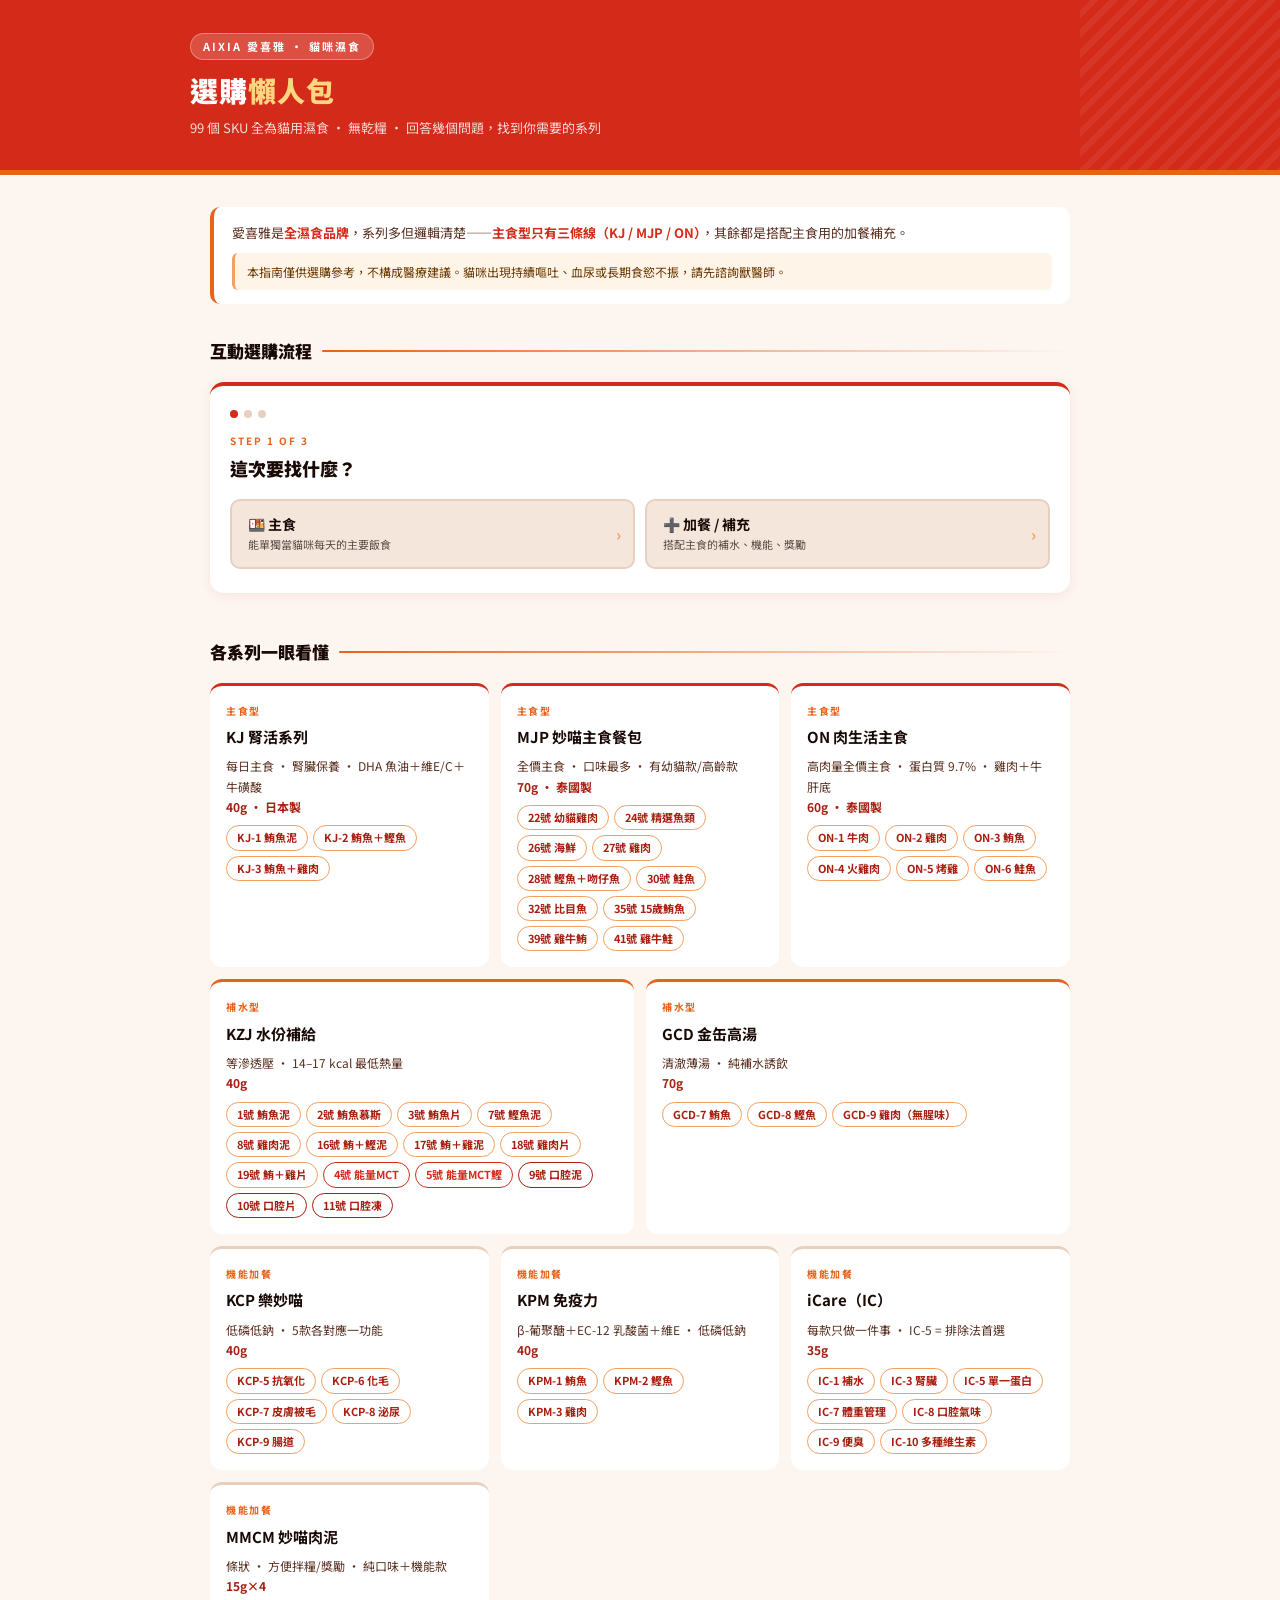
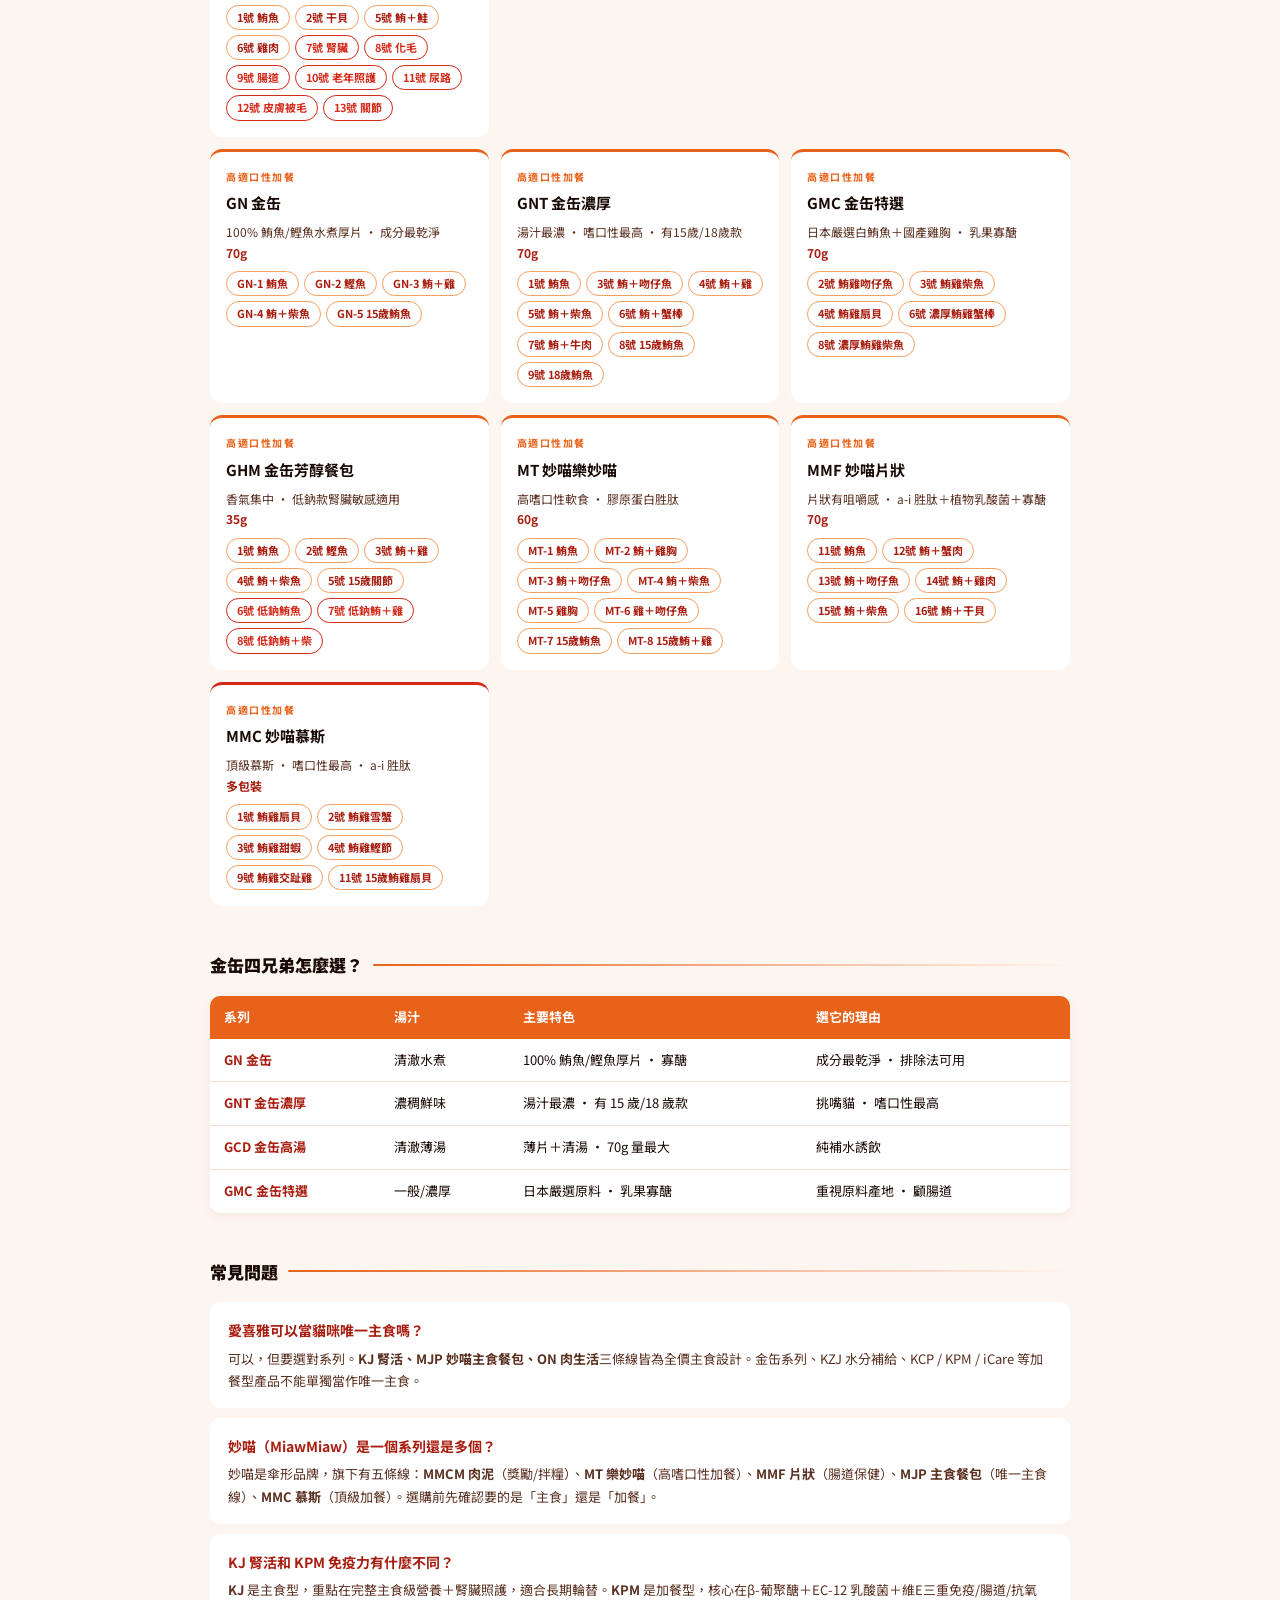
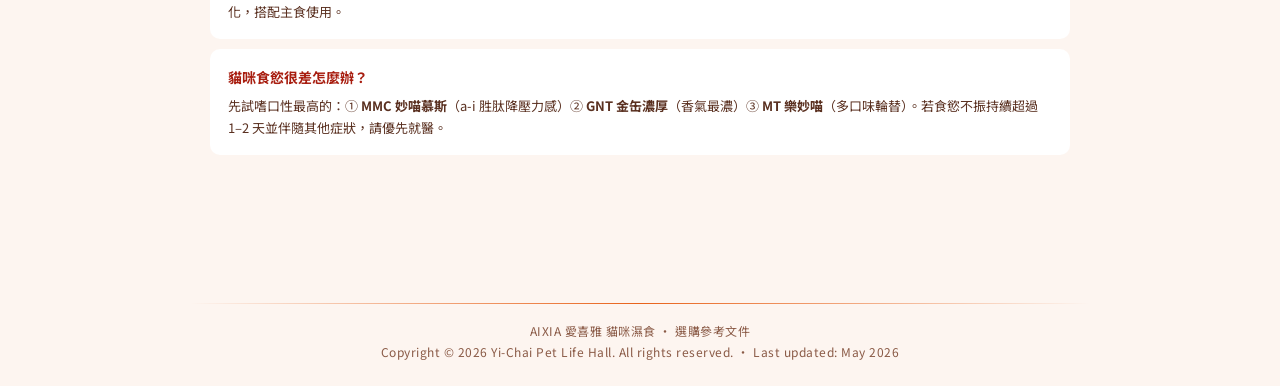
<file: guides/brands/aixia_buying_guide.html>
<!DOCTYPE html>
<html lang="zh-TW">
<head>
<meta charset="UTF-8">
<meta name="viewport" content="width=device-width,initial-scale=1">
<title>AIXIA 愛喜雅貓咪濕食選購懶人包｜主食、補水、機能加餐怎麼選</title>
<meta name="description" content="AIXIA 愛喜雅濕食選購懶人包：先分主食還是加餐，再按需求快速鎖定系列。KJ 腎活、MJP 主食、金缶、妙喵、iCare 差異一次看懂。">
<meta name="keywords" content="AIXIA,愛喜雅,貓濕食,貓餐包,妙喵,MiawMiaw,金缶,腎活,iCare,KZJ水分補給,貓罐頭推薦,貓主食,熟齡貓">
<meta name="robots" content="index, follow">
<meta name="author" content="Yi-Chai Pet Life Hall">
<meta name="theme-color" content="#D42A1A">
<link rel="canonical" href="https://goodneighborpet.github.io/pet-commerce-link-hub/guides/brands/aixia_buying_guide.html">
<meta property="og:type" content="article">
<meta property="og:title" content="AIXIA 愛喜雅貓咪濕食選購懶人包">
<meta property="og:description" content="先分主食還是加餐，再按需求快速鎖定系列，愛喜雅 99 個 SKU 一次看懂。">
<meta property="og:locale" content="zh_TW">
<meta property="article:modified_time" content="2026-05-05">
<script type="application/ld+json">
{
  "@context": "https://schema.org",
  "@graph": [
    {
      "@type": "WebPage",
      "name": "AIXIA 愛喜雅貓咪濕食選購懶人包",
      "url": "https://goodneighborpet.github.io/pet-commerce-link-hub/guides/brands/aixia_buying_guide.html",
      "description": "AIXIA 愛喜雅濕食選購懶人包，整理主食與加餐系列差異，依貓咪需求快速挑選。",
      "inLanguage": "zh-TW",
      "dateModified": "2026-05-05",
      "publisher": { "@type": "Organization", "name": "Yi-Chai Pet Life Hall" }
    },
    {
      "@type": "FAQPage",
      "mainEntity": [
        {
          "@type": "Question",
          "name": "AIXIA 愛喜雅哪些系列可以當主食？",
          "acceptedAnswer": { "@type": "Answer", "text": "KJ 腎活系列、MJP 妙喵主食餐包、ON 肉生活主食三條線均為全價主食設計，可單獨作為日常主食。金缶、KZJ、KCP、KPM、iCare 等系列均為加餐型，不能當唯一主食。" }
        },
        {
          "@type": "Question",
          "name": "金缶四個系列差在哪裡？",
          "acceptedAnswer": { "@type": "Answer", "text": "GN 金缶：水煮厚片成分最乾淨；GNT 金缶濃厚：湯汁最濃嗜口性最高有15/18歲款；GCD 金缶高湯：清澈薄湯純補水；GMC 金缶特選：日本嚴選原料腸道保健。" }
        }
      ]
    }
  ]
}
</script>
<link rel="preconnect" href="https://fonts.googleapis.com">
<link href="https://fonts.googleapis.com/css2?family=Noto+Sans+TC:wght@400;500;700;900&display=swap" rel="stylesheet">
<style>
*{margin:0;padding:0;box-sizing:border-box}
body{background:#FDF5F0;font-family:'Noto Sans TC',sans-serif;color:#1A0A06;line-height:1.75;font-size:15px}
:root{--red:#D42A1A;--red-dk:#A81E10;--orange:#E8621A;--orange-lt:#F5A060;--cream:#FDF5F0;--cream-dk:#F5E6DC;--tan:#E8D0C0;--text:#1A0A06;--text-mid:#5A3020;--text-lt:#8A5A46}
.hd{background:var(--red);padding:32px 24px 36px;position:relative;overflow:hidden}
.hd::before{content:'';position:absolute;top:0;right:0;width:200px;height:100%;background:repeating-linear-gradient(-45deg,rgba(255,255,255,.06) 0,rgba(255,255,255,.06) 6px,transparent 6px,transparent 14px)}
.hd::after{content:'';position:absolute;bottom:0;left:0;right:0;height:5px;background:var(--orange)}
.hd-inner{max-width:900px;margin:0 auto;position:relative;z-index:1}
.brand-pill{display:inline-block;background:rgba(255,255,255,.18);color:#fff;font-size:11px;font-weight:700;letter-spacing:2px;padding:3px 12px;border-radius:20px;margin-bottom:12px;border:1px solid rgba(255,255,255,.3)}
.hd h1{font-size:28px;font-weight:900;color:#fff;line-height:1.3;letter-spacing:1px}
.hd h1 em{font-style:normal;color:#FFD580}
.hd p{color:rgba(255,255,255,.82);font-size:13px;margin-top:8px}
.page{max-width:900px;margin:0 auto;padding:32px 20px 80px}
.note{background:#fff;border-radius:10px;border-left:4px solid var(--orange);padding:14px 18px;margin-bottom:32px;font-size:13px;color:var(--text-mid);line-height:1.8}
.note b{color:var(--red)}
.note .warn{margin-top:8px;padding:8px 12px;background:#FFF4E8;border-radius:6px;border-left:3px solid var(--orange-lt);color:#6A3800;font-size:12px}
.sec-title{display:flex;align-items:center;gap:10px;margin-bottom:16px}
.sec-title h2{font-size:17px;font-weight:900;color:var(--text);white-space:nowrap}
.sec-title::after{content:'';flex:1;height:2px;background:linear-gradient(90deg,var(--orange),transparent);border-radius:2px}
section{margin-bottom:44px}
/* wizard */
.w-step{display:none;background:#fff;border-radius:14px;border-top:4px solid var(--red);padding:24px 20px 20px;box-shadow:0 2px 12px rgba(180,40,10,.08)}
.w-step.active{display:block}
.w-label{font-size:10px;font-weight:700;letter-spacing:2px;color:var(--orange);margin-bottom:6px;text-transform:uppercase}
.w-question{font-size:18px;font-weight:900;color:var(--text);line-height:1.4;margin-bottom:18px}
.w-choices{display:flex;flex-wrap:wrap;gap:10px;margin-bottom:4px}
.w-btn{flex:1;min-width:140px;background:var(--cream-dk);color:var(--text);border:2px solid var(--tan);border-radius:10px;padding:14px 16px;cursor:pointer;font:700 14px 'Noto Sans TC';text-align:left;line-height:1.4;transition:all .18s ease;position:relative}
.w-btn:hover{background:var(--orange);color:#fff;border-color:var(--orange)}
.w-btn .arrow{position:absolute;right:12px;top:50%;transform:translateY(-50%);font-size:16px;color:var(--orange-lt);transition:color .18s}
.w-btn:hover .arrow{color:rgba(255,255,255,.7)}
.w-btn .sub{display:block;font-size:11px;font-weight:400;margin-top:3px;opacity:.7}
.w-result{background:var(--cream-dk);border-radius:10px;border-left:4px solid var(--red);padding:16px;margin-top:16px;display:none}
.w-result.show{display:block}
.w-result .r-label{font-size:10px;font-weight:700;letter-spacing:2px;color:var(--red);margin-bottom:8px;text-transform:uppercase}
.w-result .r-title{font-size:16px;font-weight:900;color:var(--text);margin-bottom:6px}
.w-result .r-body{font-size:13px;color:var(--text-mid);line-height:1.7;margin-bottom:10px}
.w-back{display:inline-flex;align-items:center;gap:4px;margin-top:14px;background:none;border:none;color:var(--text-lt);font-size:12px;cursor:pointer;font-family:'Noto Sans TC';padding:0}
.w-back:hover{color:var(--red)}
.w-progress{display:flex;gap:6px;margin-bottom:14px}
.w-dot{width:8px;height:8px;border-radius:50%;background:var(--tan);transition:background .2s}
.w-dot.done{background:var(--orange)}
.w-dot.active{background:var(--red)}
/* misc */
.skus{display:flex;flex-wrap:wrap;gap:5px;margin-top:6px}
.sku{display:inline-block;background:#fff;border:1.5px solid var(--orange-lt);border-radius:20px;padding:2px 10px;font-size:11px;font-weight:700;color:var(--red-dk);white-space:nowrap}
.tbl-wrap{overflow-x:auto;border-radius:10px;box-shadow:0 2px 10px rgba(180,40,10,.07)}
table{width:100%;border-collapse:collapse;background:#fff;font-size:13px}
thead tr{background:var(--red)}
thead th{color:#fff;font-weight:700;padding:10px 14px;text-align:left;white-space:nowrap}
tbody tr{border-bottom:1px solid #F0DDD4}
tbody tr:last-child{border-bottom:none}
tbody tr:hover{background:#FFF0EB}
tbody td{padding:10px 14px;vertical-align:middle;color:var(--text)}
tbody td:first-child{font-weight:700;color:var(--red-dk);white-space:nowrap}
.card-grid{display:grid;grid-template-columns:repeat(auto-fit,minmax(220px,1fr));gap:12px}
.card{background:#fff;border-radius:12px;border-top:3px solid var(--red);padding:16px}
.card.orange{border-top-color:var(--orange)}
.card.tan{border-top-color:var(--tan)}
.card .ctag{font-size:10px;font-weight:700;letter-spacing:1.5px;color:var(--orange);margin-bottom:5px;text-transform:uppercase}
.card .ctitle{font-size:15px;font-weight:700;color:var(--text);margin-bottom:6px}
.card .cbody{font-size:12px;color:var(--text-mid);line-height:1.7}
.card .cbody b{color:var(--red-dk)}
.cmp thead tr{background:var(--orange)}
.faq-list{display:flex;flex-direction:column;gap:10px}
.faq{background:#fff;border-radius:10px;padding:16px 18px}
.faq .q{font-weight:700;color:var(--red-dk);margin-bottom:5px;font-size:14px}
.faq .a{font-size:13px;color:var(--text-mid);line-height:1.7}
footer{text-align:center;font-size:12px;color:var(--text-lt);padding:24px;letter-spacing:.5px}
.footer-line{max-width:900px;height:1px;margin:0 auto 16px;background:linear-gradient(90deg,transparent,var(--orange),transparent)}
</style>
</head>
<body>

<header class="hd">
  <div class="hd-inner">
    <div class="brand-pill">AIXIA 愛喜雅 · 貓咪濕食</div>
    <h1>選購<em>懶人包</em></h1>
    <p>99 個 SKU 全為貓用濕食 · 無乾糧 · 回答幾個問題，找到你需要的系列</p>
  </div>
</header>

<main class="page">

  <div class="note">
    愛喜雅是<b>全濕食品牌</b>，系列多但邏輯清楚——<b>主食型只有三條線（KJ / MJP / ON）</b>，其餘都是搭配主食用的加餐補充。
    <div class="warn">本指南僅供選購參考，不構成醫療建議。貓咪出現持續嘔吐、血尿或長期食慾不振，請先諮詢獸醫師。</div>
  </div>

  <section id="wizard">
    <div class="sec-title"><h2>互動選購流程</h2></div>
    <div id="wizardBox">

      <!-- s0 -->
      <div class="w-step active" id="s0">
        <div class="w-progress"><div class="w-dot active"></div><div class="w-dot"></div><div class="w-dot"></div></div>
        <div class="w-label">Step 1 of 3</div>
        <div class="w-question">這次要找什麼？</div>
        <div class="w-choices">
          <button class="w-btn" onclick="go('s1a')">🍱 主食<span class="sub">能單獨當貓咪每天的主要飯食</span><span class="arrow">›</span></button>
          <button class="w-btn" onclick="go('s1b')">➕ 加餐 / 補充<span class="sub">搭配主食的補水、機能、獎勵</span><span class="arrow">›</span></button>
        </div>
      </div>

      <!-- s1a -->
      <div class="w-step" id="s1a">
        <div class="w-progress"><div class="w-dot done"></div><div class="w-dot active"></div><div class="w-dot"></div></div>
        <div class="w-label">Step 2 of 3 · 主食方向</div>
        <div class="w-question">貓咪是哪個階段？</div>
        <div class="w-choices">
          <button class="w-btn" onclick="go('r_kitten')">🐱 幼貓<span class="sub">2 個月以上</span><span class="arrow">›</span></button>
          <button class="w-btn" onclick="go('s2a_adult')">🐈 成貓<span class="sub">一般健康成貓</span><span class="arrow">›</span></button>
          <button class="w-btn" onclick="go('r_senior15')">🧓 15 歲以上熟齡貓<span class="sub">高齡照護方向</span><span class="arrow">›</span></button>
        </div>
        <button class="w-back" onclick="go('s0')">‹ 上一步</button>
      </div>

      <!-- s2a_adult -->
      <div class="w-step" id="s2a_adult">
        <div class="w-progress"><div class="w-dot done"></div><div class="w-dot done"></div><div class="w-dot active"></div></div>
        <div class="w-label">Step 3 of 3 · 成貓主食</div>
        <div class="w-question">有特定健康方向嗎？</div>
        <div class="w-choices">
          <button class="w-btn" onclick="go('r_kidney_main')">🫘 腎臟保養方向<span class="sub">想從每日主食建立保養習慣</span><span class="arrow">›</span></button>
          <button class="w-btn" onclick="go('r_highprotein')">🥩 高肉量、多口味<span class="sub">嗜口性高、食慾好</span><span class="arrow">›</span></button>
          <button class="w-btn" onclick="go('r_daily_main')">🍽️ 日常輪替就好<span class="sub">健康成貓、口味多元最重要</span><span class="arrow">›</span></button>
        </div>
        <button class="w-back" onclick="go('s1a')">‹ 上一步</button>
      </div>

      <!-- s1b -->
      <div class="w-step" id="s1b">
        <div class="w-progress"><div class="w-dot done"></div><div class="w-dot active"></div><div class="w-dot"></div></div>
        <div class="w-label">Step 2 of 3 · 加餐方向</div>
        <div class="w-question">主要需求是什麼？</div>
        <div class="w-choices">
          <button class="w-btn" onclick="go('r_water')">💧 補水 / 增加飲水量<span class="sub">貓咪不愛喝水</span><span class="arrow">›</span></button>
          <button class="w-btn" onclick="go('s2b_func')">🏥 機能保健<span class="sub">腎臟、化毛、免疫、關節等</span><span class="arrow">›</span></button>
          <button class="w-btn" onclick="go('r_appetite')">😋 提高適口性 / 挑嘴誘食<span class="sub">食慾差、挑嘴貓</span><span class="arrow">›</span></button>
          <button class="w-btn" onclick="go('r_treat')">🎯 訓練獎勵 / 拌糧<span class="sub">條狀、方便給食</span><span class="arrow">›</span></button>
        </div>
        <button class="w-back" onclick="go('s0')">‹ 上一步</button>
      </div>

      <!-- s2b_func -->
      <div class="w-step" id="s2b_func">
        <div class="w-progress"><div class="w-dot done"></div><div class="w-dot done"></div><div class="w-dot active"></div></div>
        <div class="w-label">Step 3 of 3 · 機能方向</div>
        <div class="w-question">想保健哪個方向？</div>
        <div class="w-choices">
          <button class="w-btn" onclick="go('r_kidney_add')">🫘 腎臟 / 泌尿<span class="arrow">›</span></button>
          <button class="w-btn" onclick="go('r_hairball')">🌀 化毛 / 排毛<span class="arrow">›</span></button>
          <button class="w-btn" onclick="go('r_immune')">🛡️ 免疫力 / 腸道 / 抗氧化<span class="arrow">›</span></button>
          <button class="w-btn" onclick="go('r_skin')">✨ 皮膚 / 被毛光澤<span class="arrow">›</span></button>
          <button class="w-btn" onclick="go('r_joint')">🦴 關節保健<span class="arrow">›</span></button>
          <button class="w-btn" onclick="go('r_oral')">🦷 口腔保健<span class="arrow">›</span></button>
          <button class="w-btn" onclick="go('r_weight')">⚖️ 體重管理<span class="arrow">›</span></button>
          <button class="w-btn" onclick="go('r_allergy')">🔬 食物排除法測試<span class="arrow">›</span></button>
        </div>
        <button class="w-back" onclick="go('s1b')">‹ 上一步</button>
      </div>

      <!-- results -->
      <div class="w-result" id="r_kitten">
        <div class="r-label">推薦結果 · 幼貓主食</div>
        <div class="r-title">MJP-22 妙喵主食餐包 幼貓雞肉</div>
        <div class="r-body">愛喜雅體系內唯一明確標示「幼貓 2 個月以上」的全價主食款。雞肉為基底，含 DHA/EPA 精製魚油，高蛋白高脂設計符合幼貓成長需求。70g。</div>
        <div class="skus"><span class="sku">MJP-22</span></div>
        <button class="w-back" onclick="resetToS0()">↩ 重新選</button>
      </div>

      <div class="w-result" id="r_kidney_main">
        <div class="r-label">推薦結果 · 成貓主食 · 腎臟保養</div>
        <div class="r-title">KJ 腎活系列（3 款）</div>
        <div class="r-body">每日主食等級，DHA 精製魚油＋大豆油調整脂肪酸，添加維生素 E/C、檸檬酸鉀、牛磺酸，設計重點在腎臟日常保養，適合長期輪替。口味：鮪魚泥（KJ-1）、鮪魚＋鰹魚（KJ-2）、鮪魚＋雞肉（KJ-3）。40g。</div>
        <div class="skus"><span class="sku">KJ-1</span><span class="sku">KJ-2</span><span class="sku">KJ-3</span></div>
        <button class="w-back" onclick="resetToS0()">↩ 重新選</button>
      </div>

      <div class="w-result" id="r_highprotein">
        <div class="r-label">推薦結果 · 成貓主食 · 高肉量</div>
        <div class="r-title">ON 肉生活主食（6 款）</div>
        <div class="r-body">高肉量全價主食，雞肉＋牛肝底，蛋白質 9.7%，依口味加入不同香料（牛肉燻香、烤雞、鮪魚、鮭魚等），嗜口性強。每包 60g。</div>
        <div class="skus"><span class="sku">ON-1 牛肉</span><span class="sku">ON-2 雞肉</span><span class="sku">ON-3 鮪魚</span><span class="sku">ON-5 烤雞</span><span class="sku">ON-6 鮭魚</span></div>
        <button class="w-back" onclick="resetToS0()">↩ 重新選</button>
      </div>

      <div class="w-result" id="r_daily_main">
        <div class="r-label">推薦結果 · 成貓主食 · 日常輪替</div>
        <div class="r-title">MJP 妙喵主食餐包 成貓款（8 款）</div>
        <div class="r-body">全價主食，口味最豐富：精選魚類、雞肉、海鮮、比目魚、鮭魚、鰹魚等，也有全齡款（MJP-39/41 含牛肉）。完整維生素礦物質矩陣，適合長期主食輪替。70g。</div>
        <div class="skus"><span class="sku">MJP-24 魚類</span><span class="sku">MJP-27 雞肉</span><span class="sku">MJP-30 鮭魚</span><span class="sku">MJP-32 比目魚</span><span class="sku">MJP-39 雞牛鮪</span></div>
        <button class="w-back" onclick="resetToS0()">↩ 重新選</button>
      </div>

      <div class="w-result" id="r_senior15">
        <div class="r-label">推薦結果 · 15 歲以上熟齡貓</div>
        <div class="r-title">先選主食 MJP-35，再按需求搭加餐</div>
        <div class="r-body"><b>主食</b>：MJP-35（15歲鮪魚，DHA/EPA 魚油＋椰子油，磷 0.29%）<br><b>關節</b> → GHM-5（葡萄糖胺＋軟骨素）<br><b>心臟/神經</b> → MMC-11（DHA＋低鈉鹽）<br><b>高嗜口性</b> → GNT-8（15歲濃厚款）<br><b>18 歲以上</b> → GNT-9（全系列唯一 18 歲款，膠原蛋白胜肽＋維E）</div>
        <div class="skus"><span class="sku">MJP-35</span><span class="sku">GHM-5</span><span class="sku">MMC-11</span><span class="sku">GNT-8</span><span class="sku">GNT-9</span></div>
        <button class="w-back" onclick="resetToS0()">↩ 重新選</button>
      </div>

      <div class="w-result" id="r_water">
        <div class="r-label">推薦結果 · 補水加餐</div>
        <div class="r-title">KZJ 水分補給 或 GCD 金缶高湯</div>
        <div class="r-body"><b>KZJ 水分補給</b>（40g）：等滲透壓設計，14–17 kcal 最低熱量。同系列有能量補給款（KZJ-4/5，MCT 油）與口腔保健款（KZJ-9/10/11，KT-11 乳酸菌）。<br><br><b>GCD 金缶高湯</b>（70g）：量更大、清澈薄湯，雞肉款（GCD-9）無腥味，腸胃敏感也適用。</div>
        <div class="skus"><span class="sku">KZJ-1 鮪魚泥</span><span class="sku">KZJ-3 鮪魚片</span><span class="sku">KZJ-8 雞肉泥</span><span class="sku">GCD-9 雞肉高湯</span></div>
        <button class="w-back" onclick="resetToS0()">↩ 重新選</button>
      </div>

      <div class="w-result" id="r_appetite">
        <div class="r-label">推薦結果 · 提高適口性 / 挑嘴誘食</div>
        <div class="r-title">妙喵慕斯（MMC）或 金缶濃厚（GNT）</div>
        <div class="r-body"><b>MMC 妙喵慕斯</b>：頂級慕斯質地，a-i 胜肽降低壓力感、提升進食意願，嗜口性最高。多包裝。<br><br><b>GNT 金缶濃厚</b>：濃稠鮮味湯汁，香氣強，大多數貓咪接受度高。70g。<br><br><b>MT 妙喵樂妙喵</b>：60g 軟食，多口味輪替，膠原蛋白胜肽。</div>
        <div class="skus"><span class="sku">MMC-1</span><span class="sku">MMC-2</span><span class="sku">GNT-1</span><span class="sku">GNT-4</span><span class="sku">MT-1</span><span class="sku">MT-2</span></div>
        <button class="w-back" onclick="resetToS0()">↩ 重新選</button>
      </div>

      <div class="w-result" id="r_treat">
        <div class="r-label">推薦結果 · 訓練獎勵 / 拌糧</div>
        <div class="r-title">MMCM 妙喵肉泥（11 款）</div>
        <div class="r-body">15g×4 條裝，每條 6 kcal，方便擠食或拌糧。純口味款（MMCM-1/2/5/6）適合日常獎勵；機能款（7–13 號）可同時補充特定需求（腎臟/化毛/腸道/老年/尿路/皮膚/關節）。</div>
        <div class="skus"><span class="sku">MMCM-1 鮪魚</span><span class="sku">MMCM-5 鮪+鮭</span><span class="sku">MMCM-6 雞肉</span></div>
        <button class="w-back" onclick="resetToS0()">↩ 重新選</button>
      </div>

      <div class="w-result" id="r_kidney_add">
        <div class="r-label">推薦結果 · 腎臟 / 泌尿保健加餐</div>
        <div class="r-title">KCP-8、MMCM-7/11、IC-3、GHM-6/7/8</div>
        <div class="r-body"><b>KCP-8</b> 健康8號尿路（40g）：檸檬酸鉀，磷 0.08%。<br><b>MMCM-7</b> 腎臟肉泥條：磷 0.12%、鈉 0.19%，條狀方便控量。<br><b>MMCM-11</b> 下部尿路肉泥條：DHA 魚油＋檸檬酸鉀。<br><b>IC-3</b> iCare 腎臟保健（35g）：大豆油＋檸檬酸鉀。<br><b>GHM-6/7/8</b> 金缶芳醇低鈉款（35g）：低鈉 12 kcal，腎臟敏感貓適用。</div>
        <div class="skus"><span class="sku">KCP-8</span><span class="sku">MMCM-7</span><span class="sku">MMCM-11</span><span class="sku">IC-3</span><span class="sku">GHM-6</span><span class="sku">GHM-7</span></div>
        <button class="w-back" onclick="resetToS0()">↩ 重新選</button>
      </div>

      <div class="w-result" id="r_hairball">
        <div class="r-label">推薦結果 · 化毛 / 排毛</div>
        <div class="r-title">KCP-6 或 MMCM-8</div>
        <div class="r-body"><b>KCP-6</b> 健康6號毛球餐包（40g）：膳食纖維，粗纖維 0.7%，腸道輔助化毛排毛。<br><b>MMCM-8</b> 化毛肉泥條（15g×4）：纖維素添加，粗纖維 0.5%，條狀方便每日補充。</div>
        <div class="skus"><span class="sku">KCP-6</span><span class="sku">MMCM-8</span></div>
        <button class="w-back" onclick="resetToS0()">↩ 重新選</button>
      </div>

      <div class="w-result" id="r_immune">
        <div class="r-label">推薦結果 · 免疫力 / 腸道 / 抗氧化</div>
        <div class="r-title">KPM 免疫力餐包（3 款）</div>
        <div class="r-body">β-葡聚醣＋100 億個 EC-12 滅菌乳酸菌＋維生素 E，三重保健：免疫力、腸道健康、抗氧化。低磷低鈉（各 0.10%）。口味：鮪魚（KPM-1）、鰹魚（KPM-2）、雞肉（KPM-3）。40g。</div>
        <div class="skus"><span class="sku">KPM-1 鮪魚</span><span class="sku">KPM-2 鰹魚</span><span class="sku">KPM-3 雞肉</span></div>
        <button class="w-back" onclick="resetToS0()">↩ 重新選</button>
      </div>

      <div class="w-result" id="r_skin">
        <div class="r-label">推薦結果 · 皮膚 / 被毛光澤</div>
        <div class="r-title">KCP-7 或 MMCM-12</div>
        <div class="r-body"><b>KCP-7</b> 健康7號皮膚餐包（40g）：魚類膠原蛋白胜肽＋生物素。<br><b>MMCM-12</b> 皮膚被毛肉泥條（15g×4）：橄欖油＋DHA 魚油＋魚膠原蛋白胜肽，條狀方便每日拌入主食。</div>
        <div class="skus"><span class="sku">KCP-7</span><span class="sku">MMCM-12</span></div>
        <button class="w-back" onclick="resetToS0()">↩ 重新選</button>
      </div>

      <div class="w-result" id="r_joint">
        <div class="r-label">推薦結果 · 關節保健</div>
        <div class="r-title">MMCM-13 / GHM-5 / GNT-9</div>
        <div class="r-body"><b>MMCM-13</b> 關節肉泥條（15g×4）：葡萄糖胺＋軟骨素。<br><b>GHM-5</b> 金缶芳醇15歲餐包（35g）：葡萄糖胺＋軟骨素，15 歲以上熟齡貓。<br><b>GNT-9</b> 新金缶濃厚18歲款（70g）：魚類膠原蛋白胜肽＋維E，18 歲以上，同時照護關節＋皮毛＋免疫。</div>
        <div class="skus"><span class="sku">MMCM-13</span><span class="sku">GHM-5</span><span class="sku">GNT-9</span></div>
        <button class="w-back" onclick="resetToS0()">↩ 重新選</button>
      </div>

      <div class="w-result" id="r_oral">
        <div class="r-label">推薦結果 · 口腔保健</div>
        <div class="r-title">KZJ 口腔保健款 或 IC-8</div>
        <div class="r-body"><b>KZJ-9/10/11</b> 口腔保健（40g）：KT-11 乳酸菌，三種質地（泥狀/片狀/凍狀）可選。<br><b>IC-8</b> iCare 清新口氣（35g）：泡葉藻萃取＋KT-11 乳酸菌，口腔氣味管理。</div>
        <div class="skus"><span class="sku">KZJ-9 泥狀</span><span class="sku">KZJ-10 片狀</span><span class="sku">KZJ-11 凍狀</span><span class="sku">IC-8</span></div>
        <button class="w-back" onclick="resetToS0()">↩ 重新選</button>
      </div>

      <div class="w-result" id="r_weight">
        <div class="r-label">推薦結果 · 體重管理</div>
        <div class="r-title">IC-7 或 KZJ 水分補給</div>
        <div class="r-body"><b>IC-7</b> iCare 體重管理（35g）：樹汁萃取（含槲皮素糖苷），15 kcal 低熱量。<br><b>KZJ 水分補給</b>：14–17 kcal 全系列最低熱量，可替換部分加餐額度。</div>
        <div class="skus"><span class="sku">IC-7</span><span class="sku">KZJ-1</span><span class="sku">KZJ-8</span></div>
        <button class="w-back" onclick="resetToS0()">↩ 重新選</button>
      </div>

      <div class="w-result" id="r_allergy">
        <div class="r-label">推薦結果 · 食物排除法測試</div>
        <div class="r-title">IC-5 iCare 單一蛋白（鮪高湯）</div>
        <div class="r-body">愛喜雅體系內成分最單純的款式，配方僅含兩種成分：鮪魚＋鮪魚高湯。粗蛋白 10.6%（系列最高），排除法首選。測試期間建議只使用 IC-5，避開其他系列。35g。</div>
        <div class="skus"><span class="sku">IC-5</span></div>
        <button class="w-back" onclick="resetToS0()">↩ 重新選</button>
      </div>

    </div>
  </section>

  <section id="series">
    <div class="sec-title"><h2>各系列一眼看懂</h2></div>

    <!-- 主食型 -->
    <div class="card-grid" style="margin-bottom:12px">
      <div class="card">
        <div class="ctag">主食型</div>
        <div class="ctitle">KJ 腎活系列</div>
        <div class="cbody">每日主食 · 腎臟保養 · DHA 魚油＋維E/C＋牛磺酸<br><b>40g · 日本製</b></div>
        <div class="skus" style="margin-top:8px">
          <span class="sku">KJ-1 鮪魚泥</span><span class="sku">KJ-2 鮪魚＋鰹魚</span><span class="sku">KJ-3 鮪魚＋雞肉</span>
        </div>
      </div>
      <div class="card">
        <div class="ctag">主食型</div>
        <div class="ctitle">MJP 妙喵主食餐包</div>
        <div class="cbody">全價主食 · 口味最多 · 有幼貓款/高齡款<br><b>70g · 泰國製</b></div>
        <div class="skus" style="margin-top:8px">
          <span class="sku">22號 幼貓雞肉</span><span class="sku">24號 精選魚類</span><span class="sku">26號 海鮮</span><span class="sku">27號 雞肉</span><span class="sku">28號 鰹魚＋吻仔魚</span><span class="sku">30號 鮭魚</span><span class="sku">32號 比目魚</span><span class="sku">35號 15歲鮪魚</span><span class="sku">39號 雞牛鮪</span><span class="sku">41號 雞牛鮭</span>
        </div>
      </div>
      <div class="card">
        <div class="ctag">主食型</div>
        <div class="ctitle">ON 肉生活主食</div>
        <div class="cbody">高肉量全價主食 · 蛋白質 9.7% · 雞肉＋牛肝底<br><b>60g · 泰國製</b></div>
        <div class="skus" style="margin-top:8px">
          <span class="sku">ON-1 牛肉</span><span class="sku">ON-2 雞肉</span><span class="sku">ON-3 鮪魚</span><span class="sku">ON-4 火雞肉</span><span class="sku">ON-5 烤雞</span><span class="sku">ON-6 鮭魚</span>
        </div>
      </div>
    </div>

    <!-- 補水型 -->
    <div class="card-grid" style="margin-bottom:12px">
      <div class="card orange">
        <div class="ctag">補水型</div>
        <div class="ctitle">KZJ 水份補給</div>
        <div class="cbody">等滲透壓 · 14–17 kcal 最低熱量<br><b>40g</b></div>
        <div class="skus" style="margin-top:8px">
          <span class="sku">1號 鮪魚泥</span><span class="sku">2號 鮪魚慕斯</span><span class="sku">3號 鮪魚片</span><span class="sku">7號 鰹魚泥</span><span class="sku">8號 雞肉泥</span><span class="sku">16號 鮪＋鰹泥</span><span class="sku">17號 鮪＋雞泥</span><span class="sku">18號 雞肉片</span><span class="sku">19號 鮪＋雞片</span>
          <span class="sku" style="border-color:#D42A1A;color:#D42A1A">4號 能量MCT</span><span class="sku" style="border-color:#D42A1A;color:#D42A1A">5號 能量MCT鰹</span>
          <span class="sku" style="border-color:#A81E10;color:#A81E10">9號 口腔泥</span><span class="sku" style="border-color:#A81E10;color:#A81E10">10號 口腔片</span><span class="sku" style="border-color:#A81E10;color:#A81E10">11號 口腔凍</span>
        </div>
      </div>
      <div class="card orange">
        <div class="ctag">補水型</div>
        <div class="ctitle">GCD 金缶高湯</div>
        <div class="cbody">清澈薄湯 · 純補水誘飲<br><b>70g</b></div>
        <div class="skus" style="margin-top:8px">
          <span class="sku">GCD-7 鮪魚</span><span class="sku">GCD-8 鰹魚</span><span class="sku">GCD-9 雞肉（無腥味）</span>
        </div>
      </div>
    </div>

    <!-- 機能加餐 -->
    <div class="card-grid" style="margin-bottom:12px">
      <div class="card tan">
        <div class="ctag">機能加餐</div>
        <div class="ctitle">KCP 樂妙喵</div>
        <div class="cbody">低磷低鈉 · 5款各對應一功能<br><b>40g</b></div>
        <div class="skus" style="margin-top:8px">
          <span class="sku">KCP-5 抗氧化</span><span class="sku">KCP-6 化毛</span><span class="sku">KCP-7 皮膚被毛</span><span class="sku">KCP-8 泌尿</span><span class="sku">KCP-9 腸道</span>
        </div>
      </div>
      <div class="card tan">
        <div class="ctag">機能加餐</div>
        <div class="ctitle">KPM 免疫力</div>
        <div class="cbody">β-葡聚醣＋EC-12 乳酸菌＋維E · 低磷低鈉<br><b>40g</b></div>
        <div class="skus" style="margin-top:8px">
          <span class="sku">KPM-1 鮪魚</span><span class="sku">KPM-2 鰹魚</span><span class="sku">KPM-3 雞肉</span>
        </div>
      </div>
      <div class="card tan">
        <div class="ctag">機能加餐</div>
        <div class="ctitle">iCare（IC）</div>
        <div class="cbody">每款只做一件事 · IC-5 = 排除法首選<br><b>35g</b></div>
        <div class="skus" style="margin-top:8px">
          <span class="sku">IC-1 補水</span><span class="sku">IC-3 腎臟</span><span class="sku">IC-5 單一蛋白</span><span class="sku">IC-7 體重管理</span><span class="sku">IC-8 口腔氣味</span><span class="sku">IC-9 便臭</span><span class="sku">IC-10 多種維生素</span>
        </div>
      </div>
      <div class="card tan">
        <div class="ctag">機能加餐</div>
        <div class="ctitle">MMCM 妙喵肉泥</div>
        <div class="cbody">條狀 · 方便拌糧/獎勵 · 純口味＋機能款<br><b>15g×4</b></div>
        <div class="skus" style="margin-top:8px">
          <span class="sku">1號 鮪魚</span><span class="sku">2號 干貝</span><span class="sku">5號 鮪＋鮭</span><span class="sku">6號 雞肉</span>
          <span class="sku" style="border-color:#D42A1A;color:#D42A1A">7號 腎臟</span><span class="sku" style="border-color:#D42A1A;color:#D42A1A">8號 化毛</span><span class="sku" style="border-color:#D42A1A;color:#D42A1A">9號 腸道</span><span class="sku" style="border-color:#D42A1A;color:#D42A1A">10號 老年照護</span><span class="sku" style="border-color:#D42A1A;color:#D42A1A">11號 尿路</span><span class="sku" style="border-color:#D42A1A;color:#D42A1A">12號 皮膚被毛</span><span class="sku" style="border-color:#D42A1A;color:#D42A1A">13號 關節</span>
        </div>
      </div>
    </div>

    <!-- 高適口性加餐 -->
    <div class="card-grid">
      <div class="card orange">
        <div class="ctag">高適口性加餐</div>
        <div class="ctitle">GN 金缶</div>
        <div class="cbody">100% 鮪魚/鰹魚水煮厚片 · 成分最乾淨<br><b>70g</b></div>
        <div class="skus" style="margin-top:8px">
          <span class="sku">GN-1 鮪魚</span><span class="sku">GN-2 鰹魚</span><span class="sku">GN-3 鮪＋雞</span><span class="sku">GN-4 鮪＋柴魚</span><span class="sku">GN-5 15歲鮪魚</span>
        </div>
      </div>
      <div class="card orange">
        <div class="ctag">高適口性加餐</div>
        <div class="ctitle">GNT 金缶濃厚</div>
        <div class="cbody">湯汁最濃 · 嗜口性最高 · 有15歲/18歲款<br><b>70g</b></div>
        <div class="skus" style="margin-top:8px">
          <span class="sku">1號 鮪魚</span><span class="sku">3號 鮪＋吻仔魚</span><span class="sku">4號 鮪＋雞</span><span class="sku">5號 鮪＋柴魚</span><span class="sku">6號 鮪＋蟹棒</span><span class="sku">7號 鮪＋牛肉</span><span class="sku">8號 15歲鮪魚</span><span class="sku">9號 18歲鮪魚</span>
        </div>
      </div>
      <div class="card orange">
        <div class="ctag">高適口性加餐</div>
        <div class="ctitle">GMC 金缶特選</div>
        <div class="cbody">日本嚴選白鮪魚＋國產雞胸 · 乳果寡醣<br><b>70g</b></div>
        <div class="skus" style="margin-top:8px">
          <span class="sku">2號 鮪雞吻仔魚</span><span class="sku">3號 鮪雞柴魚</span><span class="sku">4號 鮪雞扇貝</span><span class="sku">6號 濃厚鮪雞蟹棒</span><span class="sku">8號 濃厚鮪雞柴魚</span>
        </div>
      </div>
      <div class="card orange">
        <div class="ctag">高適口性加餐</div>
        <div class="ctitle">GHM 金缶芳醇餐包</div>
        <div class="cbody">香氣集中 · 低鈉款腎臟敏感適用<br><b>35g</b></div>
        <div class="skus" style="margin-top:8px">
          <span class="sku">1號 鮪魚</span><span class="sku">2號 鰹魚</span><span class="sku">3號 鮪＋雞</span><span class="sku">4號 鮪＋柴魚</span><span class="sku">5號 15歲關節</span>
          <span class="sku" style="border-color:#D42A1A;color:#D42A1A">6號 低鈉鮪魚</span><span class="sku" style="border-color:#D42A1A;color:#D42A1A">7號 低鈉鮪＋雞</span><span class="sku" style="border-color:#D42A1A;color:#D42A1A">8號 低鈉鮪＋柴</span>
        </div>
      </div>
      <div class="card orange">
        <div class="ctag">高適口性加餐</div>
        <div class="ctitle">MT 妙喵樂妙喵</div>
        <div class="cbody">高嗜口性軟食 · 膠原蛋白胜肽<br><b>60g</b></div>
        <div class="skus" style="margin-top:8px">
          <span class="sku">MT-1 鮪魚</span><span class="sku">MT-2 鮪＋雞胸</span><span class="sku">MT-3 鮪＋吻仔魚</span><span class="sku">MT-4 鮪＋柴魚</span><span class="sku">MT-5 雞胸</span><span class="sku">MT-6 雞＋吻仔魚</span><span class="sku">MT-7 15歲鮪魚</span><span class="sku">MT-8 15歲鮪＋雞</span>
        </div>
      </div>
      <div class="card orange">
        <div class="ctag">高適口性加餐</div>
        <div class="ctitle">MMF 妙喵片狀</div>
        <div class="cbody">片狀有咀嚼感 · a-i 胜肽＋植物乳酸菌＋寡醣<br><b>70g</b></div>
        <div class="skus" style="margin-top:8px">
          <span class="sku">11號 鮪魚</span><span class="sku">12號 鮪＋蟹肉</span><span class="sku">13號 鮪＋吻仔魚</span><span class="sku">14號 鮪＋雞肉</span><span class="sku">15號 鮪＋柴魚</span><span class="sku">16號 鮪＋干貝</span>
        </div>
      </div>
      <div class="card">
        <div class="ctag">高適口性加餐</div>
        <div class="ctitle">MMC 妙喵慕斯</div>
        <div class="cbody">頂級慕斯 · 嗜口性最高 · a-i 胜肽<br><b>多包裝</b></div>
        <div class="skus" style="margin-top:8px">
          <span class="sku">1號 鮪雞扇貝</span><span class="sku">2號 鮪雞雪蟹</span><span class="sku">3號 鮪雞甜蝦</span><span class="sku">4號 鮪雞鰹節</span><span class="sku">9號 鮪雞交趾雞</span><span class="sku">11號 15歲鮪雞扇貝</span>
        </div>
      </div>
    </div>
  </section>

  <section id="kancup">
    <div class="sec-title"><h2>金缶四兄弟怎麼選？</h2></div>
    <div class="tbl-wrap">
      <table class="cmp">
        <thead><tr><th>系列</th><th>湯汁</th><th>主要特色</th><th>選它的理由</th></tr></thead>
        <tbody>
          <tr><td>GN 金缶</td><td>清澈水煮</td><td>100% 鮪魚/鰹魚厚片 · 寡醣</td><td>成分最乾淨 · 排除法可用</td></tr>
          <tr><td>GNT 金缶濃厚</td><td>濃稠鮮味</td><td>湯汁最濃 · 有 15 歲/18 歲款</td><td>挑嘴貓 · 嗜口性最高</td></tr>
          <tr><td>GCD 金缶高湯</td><td>清澈薄湯</td><td>薄片＋清湯 · 70g 量最大</td><td>純補水誘飲</td></tr>
          <tr><td>GMC 金缶特選</td><td>一般/濃厚</td><td>日本嚴選原料 · 乳果寡醣</td><td>重視原料產地 · 顧腸道</td></tr>
        </tbody>
      </table>
    </div>
  </section>

  <section id="faq">
    <div class="sec-title"><h2>常見問題</h2></div>
    <div class="faq-list">
      <div class="faq"><div class="q">愛喜雅可以當貓咪唯一主食嗎？</div><div class="a">可以，但要選對系列。<b>KJ 腎活、MJP 妙喵主食餐包、ON 肉生活</b>三條線皆為全價主食設計。金缶系列、KZJ 水分補給、KCP / KPM / iCare 等加餐型產品不能單獨當作唯一主食。</div></div>
      <div class="faq"><div class="q">妙喵（MiawMiaw）是一個系列還是多個？</div><div class="a">妙喵是傘形品牌，旗下有五條線：<b>MMCM 肉泥</b>（獎勵/拌糧）、<b>MT 樂妙喵</b>（高嗜口性加餐）、<b>MMF 片狀</b>（腸道保健）、<b>MJP 主食餐包</b>（唯一主食線）、<b>MMC 慕斯</b>（頂級加餐）。選購前先確認要的是「主食」還是「加餐」。</div></div>
      <div class="faq"><div class="q">KJ 腎活和 KPM 免疫力有什麼不同？</div><div class="a"><b>KJ</b> 是主食型，重點在完整主食級營養＋腎臟照護，適合長期輪替。<b>KPM</b> 是加餐型，核心在β-葡聚醣＋EC-12 乳酸菌＋維E三重免疫/腸道/抗氧化，搭配主食使用。</div></div>
      <div class="faq"><div class="q">貓咪食慾很差怎麼辦？</div><div class="a">先試嗜口性最高的：① <b>MMC 妙喵慕斯</b>（a-i 胜肽降壓力感）② <b>GNT 金缶濃厚</b>（香氣最濃）③ <b>MT 樂妙喵</b>（多口味輪替）。若食慾不振持續超過 1–2 天並伴隨其他症狀，請優先就醫。</div></div>
    </div>
  </section>

</main>

<footer>
  <div class="footer-line"></div>
  AIXIA 愛喜雅 貓咪濕食 · 選購參考文件<br>
  Copyright &copy; 2026 Yi-Chai Pet Life Hall. All rights reserved. · Last updated: May 2026
</footer>

<script>
let currentStep = 's0';

function go(targetId) {
  document.querySelectorAll('.w-step').forEach(el => el.classList.remove('active'));
  document.querySelectorAll('.w-result').forEach(el => el.classList.remove('show'));
  const target = document.getElementById(targetId);
  if (!target) return;
  if (target.classList.contains('w-step')) {
    target.classList.add('active');
    currentStep = targetId;
  } else if (target.classList.contains('w-result')) {
    const step = document.getElementById(currentStep);
    if (step) step.classList.add('active');
    target.classList.add('show');
    target.scrollIntoView({ behavior: 'smooth', block: 'nearest' });
  }
}

function resetToS0() {
  document.querySelectorAll('.w-step').forEach(el => el.classList.remove('active'));
  document.querySelectorAll('.w-result').forEach(el => el.classList.remove('show'));
  document.getElementById('s0').classList.add('active');
  currentStep = 's0';
  document.getElementById('s0').scrollIntoView({ behavior: 'smooth', block: 'nearest' });
}
</script>

</body>
</html>
</file>
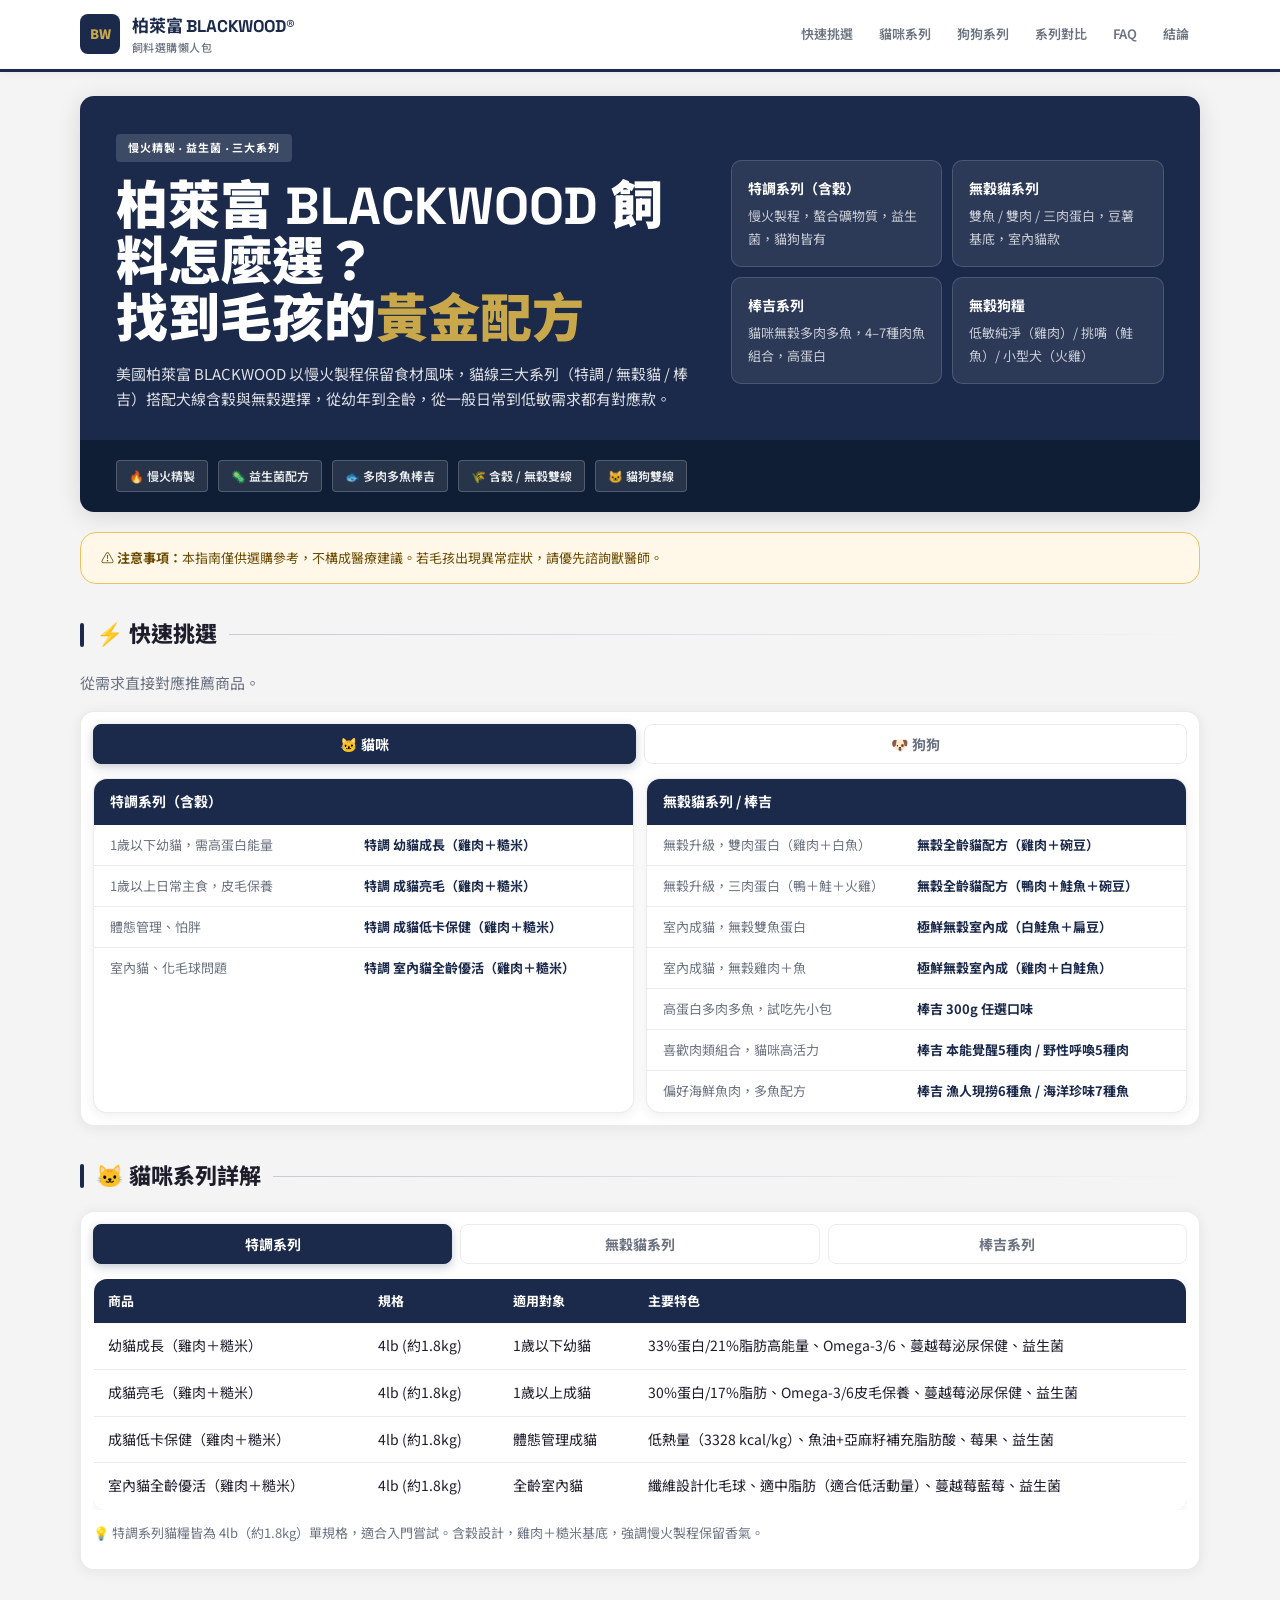
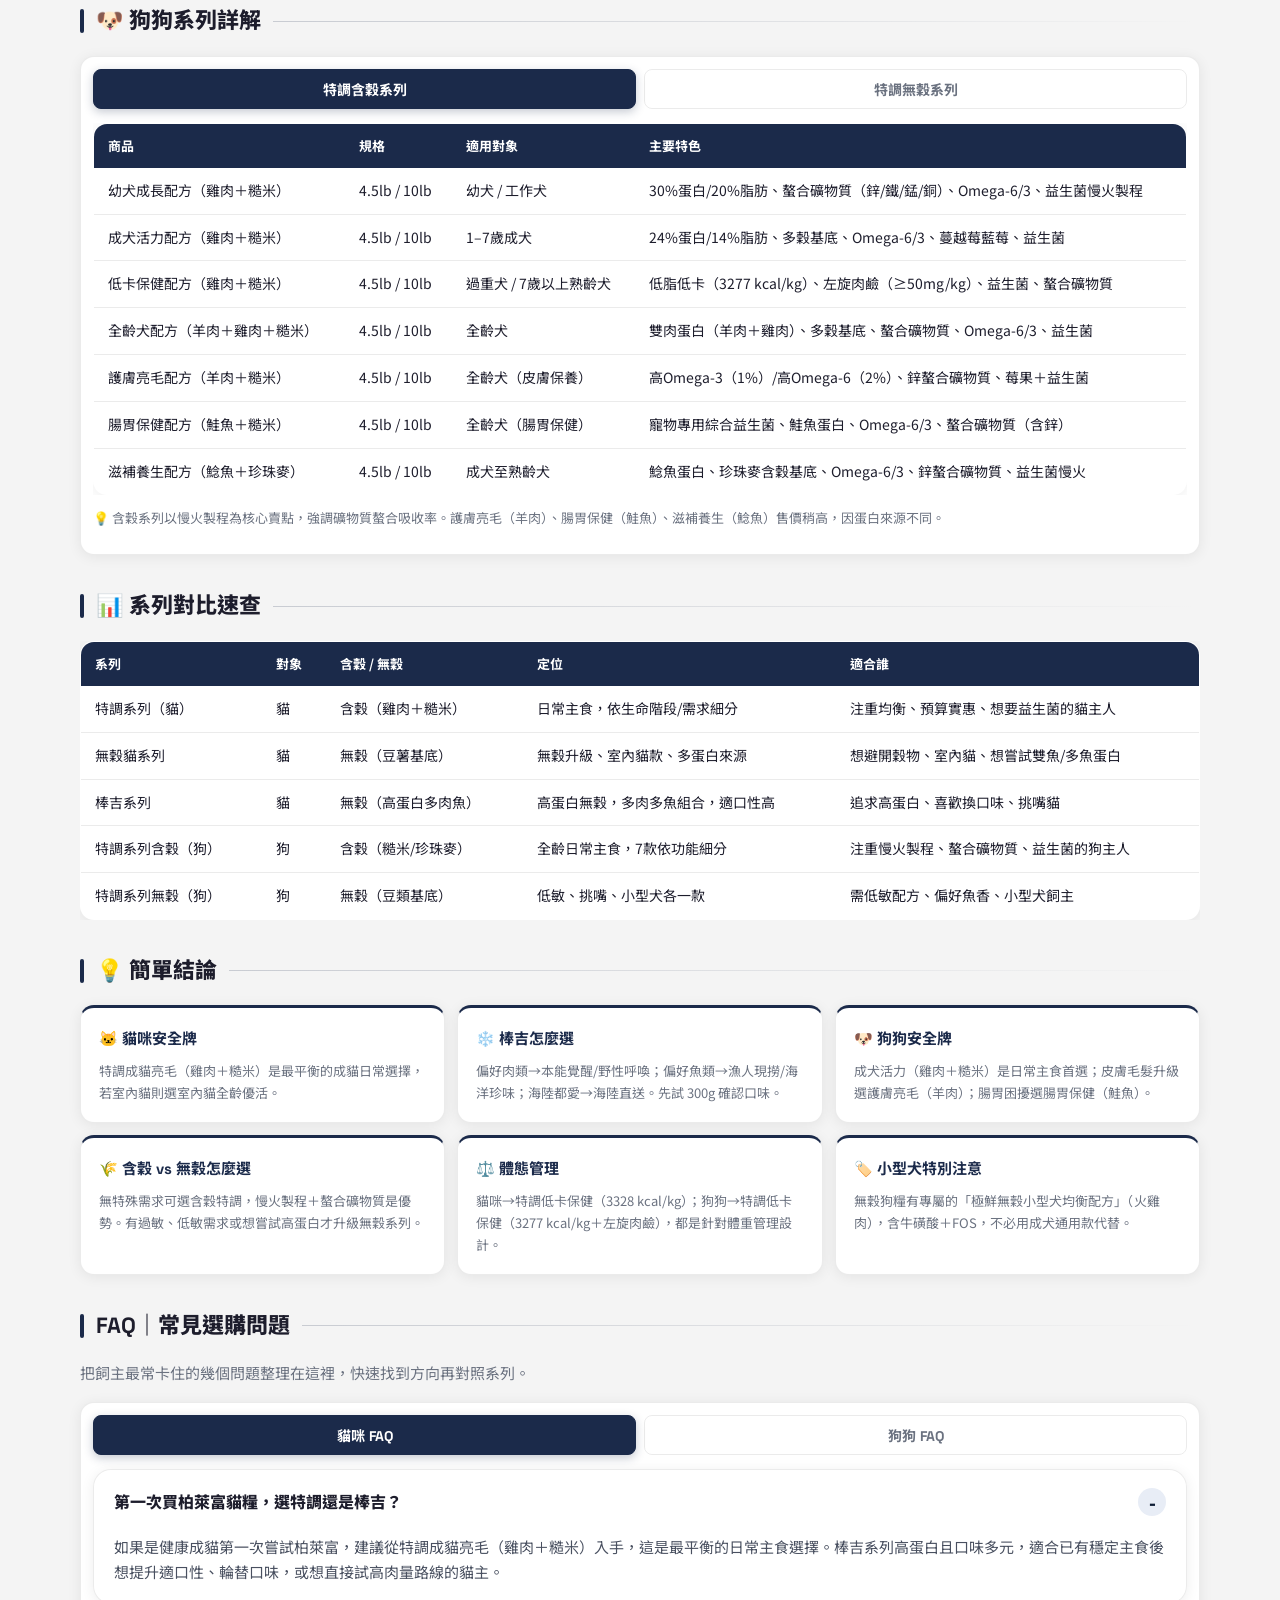
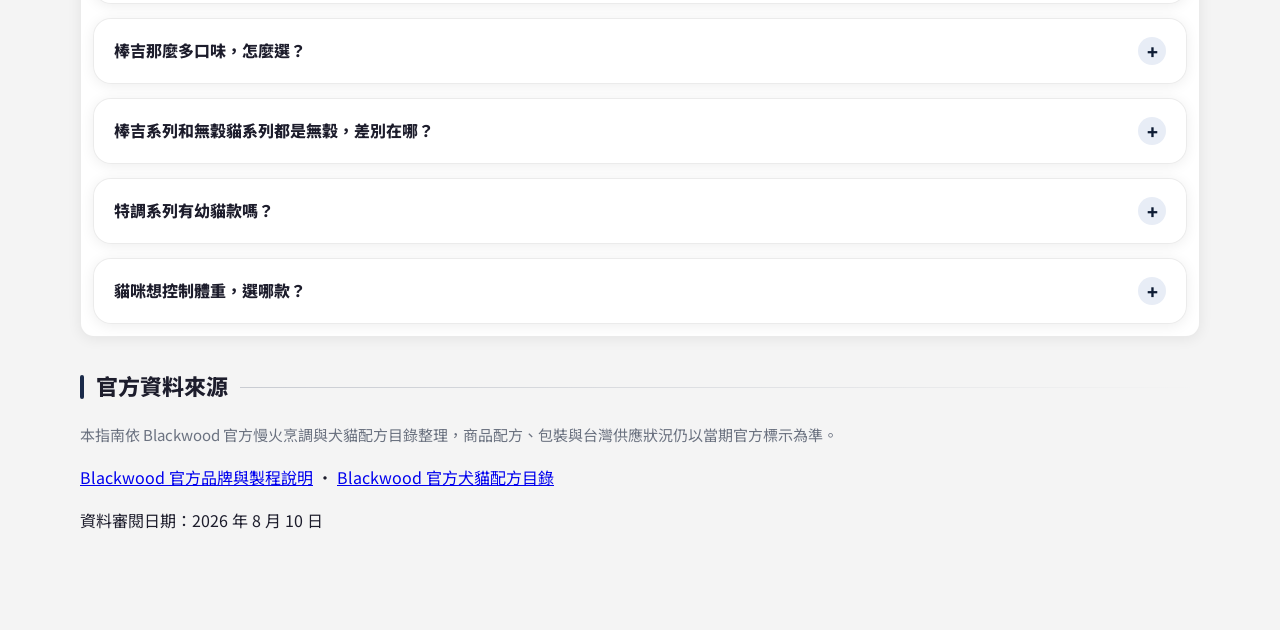
<file: guides/brands/blackwood_buying_guide.html>
<!DOCTYPE html>
<html lang="zh-TW">
<head>
  <meta charset="UTF-8">
  <meta name="viewport" content="width=device-width, initial-scale=1.0">
  <title>柏萊富 BLACKWOOD 飼料怎麼選？犬貓配方與系列完整指南</title>
  <meta name="description" content="柏萊富 BLACKWOOD 飼料怎麼選？完整整理犬貓含穀特調、無穀、棒吉高蛋白、幼齡、熟齡、低卡與小型犬配方，並說明慢火製程與選糧邏輯。">
  <meta name="author" content="好厝邊寵物用品店">
  <meta name="robots" content="index, follow, max-image-preview:large, max-snippet:-1, max-video-preview:-1">
  <link rel="canonical" href="https://goodneighborpet.github.io/pet-commerce-link-hub/guides/brands/blackwood_buying_guide.html">
  <link rel="icon" href="../../assets/icons/favicon.ico">
  <meta property="og:type" content="article">
  <meta property="og:locale" content="zh_TW">
  <meta property="og:site_name" content="好厝邊寵物用品店">
  <meta property="og:title" content="柏萊富 BLACKWOOD 飼料怎麼選？犬貓配方與系列完整指南">
  <meta property="og:description" content="柏萊富特調、無穀、棒吉高蛋白與犬貓年齡體型配方一次看懂。">
  <meta property="og:url" content="https://goodneighborpet.github.io/pet-commerce-link-hub/guides/brands/blackwood_buying_guide.html">
  <meta property="article:published_time" content="2026-04-17">
  <meta property="article:modified_time" content="2026-08-10">
  <meta property="og:image" content="https://goodneighborpet.github.io/pet-commerce-link-hub/assets/images/logos/Blackwood_logo.png">
  <meta property="og:image:alt" content="柏萊富 BLACKWOOD 品牌 Logo">
  <meta name="twitter:card" content="summary">
  <meta name="twitter:title" content="柏萊富 BLACKWOOD 犬貓飼料選購指南">
  <meta name="twitter:description" content="特調、無穀、棒吉與慢火製程重點快速對照。">
  <meta name="twitter:image" content="https://goodneighborpet.github.io/pet-commerce-link-hub/assets/images/logos/Blackwood_logo.png">
  <script type="application/ld+json">
  {
    "@context": "https://schema.org",
    "@graph": [
      {
        "@type": "Article",
        "@id": "https://goodneighborpet.github.io/pet-commerce-link-hub/guides/brands/blackwood_buying_guide.html#article",
        "headline": "柏萊富 BLACKWOOD 飼料怎麼選？犬貓配方與系列完整指南",
        "description": "BLACKWOOD 柏萊富犬貓特調、無穀、棒吉高蛋白與慢火製程選購指南。",
        "inLanguage": "zh-TW",
        "datePublished": "2026-04-17",
        "dateModified": "2026-08-10",
        "mainEntityOfPage": { "@id": "https://goodneighborpet.github.io/pet-commerce-link-hub/guides/brands/blackwood_buying_guide.html" },
        "image": "https://goodneighborpet.github.io/pet-commerce-link-hub/assets/images/logos/Blackwood_logo.png",
        "author": { "@type": "Organization", "name": "好厝邊寵物用品店", "url": "https://goodneighborpet.github.io/pet-commerce-link-hub/" },
        "publisher": { "@type": "Organization", "name": "好厝邊寵物用品店", "logo": { "@type": "ImageObject", "url": "https://goodneighborpet.github.io/pet-commerce-link-hub/assets/images/brand/good_neighbor_pet_store_logo.png" } },
        "about": { "@type": "Brand", "name": "BLACKWOOD 柏萊富", "sameAs": "https://blackwoodpetfood.com/" }
      },
      {
        "@type": "BreadcrumbList",
        "itemListElement": [
          { "@type": "ListItem", "position": 1, "name": "首頁", "item": "https://goodneighborpet.github.io/pet-commerce-link-hub/" },
          { "@type": "ListItem", "position": 2, "name": "柏萊富 BLACKWOOD 飼料選購指南" }
        ]
      },
      {
        "@type": "FAQPage",
        "mainEntity": [
          { "@type": "Question", "name": "第一次買柏萊富貓糧，選特調還是棒吉？", "acceptedAnswer": { "@type": "Answer", "text": "健康成貓第一次嘗試可先看特調成貓亮毛雞肉糙米配方；棒吉系列高蛋白且肉源多元，適合想提升適口性或輪替口味時評估。" } },
          { "@type": "Question", "name": "第一次買柏萊富狗糧，選含穀還是無穀？", "acceptedAnswer": { "@type": "Answer", "text": "沒有特別飲食敏感需求時，可先從含穀特調系列入手；若有明確食物敏感疑慮或經專業人員建議避穀，再評估無穀系列。" } },
          { "@type": "Question", "name": "柏萊富慢火製程是什麼？", "acceptedAnswer": { "@type": "Answer", "text": "柏萊富官方將其乾糧定位為慢火烹調配方。挑選時仍應同時檢視適用年齡、營養標示、肉源、熱量與毛孩的實際反應。" } }
        ]
      }
    ]
  }
  </script>
  <link rel="preconnect" href="https://fonts.googleapis.com">
  <link rel="preconnect" href="https://fonts.gstatic.com" crossorigin>
  <link href="https://fonts.googleapis.com/css2?family=Space+Grotesk:wght@500;700&family=Noto+Sans+TC:wght@400;500;700;900&display=swap" rel="stylesheet">
  <style>
    :root {
      --brand: #1B2A4A;
      --brand-dark: #0F1D35;
      --brand-soft: #E8EDF6;
      --brand-accent: #C8A84B;
      --ink: #1D1D2C;
      --muted: #6B7280;
      --line: rgba(0,0,0,0.08);
      --card: #FFFFFF;
      --bg: #F4F4F4;
      --shadow: 0 2px 14px rgba(0,0,0,0.07);
      --radius: 14px;
      --teal: #1A7A6E; --teal-soft: #E5F5F3;
      --green: #2D6A4F; --green-soft: #D8F3DC;
      --gold: #B45309; --gold-soft: #FEF3E8;
      --purple: #6B4FA0; --purple-soft: #F1EDF9;
    }
    * { box-sizing: border-box; }
    body { margin: 0; font-family: "Noto Sans TC", sans-serif; color: var(--ink); line-height: 1.7; background: var(--bg); }
    h1,h2,h3,h4,.brand,.kicker,.tab-btn,.badge { font-family: "Space Grotesk","Noto Sans TC",sans-serif; }

    .header { position: sticky; top: 0; z-index: 20; background: #fff; border-bottom: 3px solid var(--brand); box-shadow: 0 2px 8px rgba(0,0,0,0.06); }
    .nav, .wrap { max-width: 1160px; margin: 0 auto; }
    .nav { padding: 12px 20px; display: flex; justify-content: space-between; align-items: center; gap: 16px; }
    .brand { font-size: 17px; font-weight: 700; color: var(--brand); letter-spacing: -.01em; }
    .brand-wrap { display: flex; align-items: center; gap: 12px; min-width: 0; }
    .brand-icon { width: 40px; height: 40px; border-radius: 8px; background: var(--brand); display: flex; align-items: center; justify-content: center; font-size: 13px; color: var(--brand-accent); font-weight: 900; flex-shrink: 0; }
    .brand-sub { font-size: 11px; color: var(--muted); font-weight: 500; display: block; margin-top: -3px; letter-spacing: .04em; text-transform: uppercase; }
    .links { display: flex; gap: 4px; flex-wrap: wrap; }
    .links a { color: var(--muted); text-decoration: none; font-size: 13px; font-weight: 600; padding: 6px 11px; border-radius: 6px; transition: all .15s; }
    .links a:hover { background: var(--brand-soft); color: var(--brand); }

    .wrap { padding: 24px 20px 80px; }
    .hero { border-radius: var(--radius); overflow: hidden; box-shadow: 0 4px 24px rgba(0,0,0,0.12); }
    .hero-top { padding: 36px 36px 28px; background: var(--brand); color: #fff; }
    .hero-bottom { padding: 20px 36px; background: #0F1D35; display: flex; align-items: center; gap: 10px; flex-wrap: wrap; }
    .hero-grid { display: grid; grid-template-columns: 1.15fr .85fr; gap: 28px; align-items: center; }
    .kicker { display: inline-block; padding: 5px 12px; border-radius: 4px; font-size: 11px; font-weight: 700; letter-spacing: .08em; text-transform: uppercase; background: rgba(255,255,255,0.15); margin-bottom: 16px; }
    .hero h1 { margin: 0 0 14px; font-size: clamp(28px,4.5vw,52px); line-height: 1.08; font-weight: 900; }
    .hero h1 em { color: var(--brand-accent); font-style: normal; }
    .hero p { margin: 0; color: rgba(255,255,255,0.85); font-size: 15px; }
    .pill { padding: 5px 12px; border-radius: 4px; font-size: 12px; font-weight: 600; background: rgba(255,255,255,0.1); color: rgba(255,255,255,0.9); border: 1px solid rgba(255,255,255,0.2); }
    .hero-visual { display: grid; grid-template-columns: 1fr 1fr; gap: 10px; }
    .hero-card { padding: 16px; border-radius: 10px; background: rgba(255,255,255,0.08); border: 1px solid rgba(255,255,255,0.15); }
    .hero-card p { margin: 0; font-size: 13px; color: rgba(255,255,255,0.75); }
    .hero-card strong { display: block; color: #fff; font-size: 14px; font-weight: 700; margin-bottom: 5px; }

    .section { margin-top: 32px; }
    .section-title { display: flex; align-items: center; gap: 12px; margin: 0 0 16px; font-size: 22px; font-weight: 800; }
    .section-title::before { content: ""; width: 4px; height: 24px; border-radius: 2px; background: var(--brand); flex-shrink: 0; }
    .section-title::after { content: ""; flex: 1; height: 1px; background: linear-gradient(90deg, rgba(27,42,74,0.2), transparent); }
    .intro { margin: 0 0 16px; color: var(--muted); font-size: 15px; }

    .card-grid { display: grid; grid-template-columns: repeat(3,1fr); gap: 12px; }
    .card-grid-2 { display: grid; grid-template-columns: repeat(2,1fr); gap: 12px; }
    .card-grid-4 { display: grid; grid-template-columns: repeat(4,1fr); gap: 12px; }
    .card { background: var(--card); border: 1px solid var(--line); border-radius: var(--radius); padding: 18px; box-shadow: var(--shadow); }
    .card h3 { margin: 0 0 7px; font-size: 15px; font-weight: 700; }
    .card p { margin: 0; color: var(--muted); font-size: 13px; }
    .mini-tags { display: flex; flex-wrap: wrap; gap: 5px; }
    .badge { display: inline-flex; align-items: center; padding: 3px 9px; border-radius: 4px; font-size: 11px; font-weight: 700; }
    .badge-navy { background: var(--brand-soft); color: var(--brand); }
    .badge-gold { background: var(--gold-soft); color: var(--gold); }
    .badge-teal { background: var(--teal-soft); color: var(--teal); }
    .badge-green { background: var(--green-soft); color: var(--green); }
    .badge-gray { background: #EBEBEB; color: #555; }
    .badge-purple { background: var(--purple-soft); color: var(--purple); }

    .tabs { background: #fff; border-radius: var(--radius); border: 1px solid var(--line); padding: 12px; box-shadow: var(--shadow); }
    .tab-row { display: grid; grid-template-columns: 1fr 1fr; gap: 8px; margin-bottom: 14px; }
    .tab-btn { padding: 9px 16px; border: 1px solid var(--line); border-radius: 8px; cursor: pointer; font-size: 14px; font-weight: 700; background: transparent; color: var(--muted); transition: all .15s; text-align: center; }
    .tab-btn.active { background: var(--brand); color: #fff; border-color: var(--brand); box-shadow: 0 3px 10px rgba(27,42,74,0.25); }
    .tab-pane { display: none; }
    .tab-pane.active { display: block; }

    .tbl-wrap { overflow-x: auto; margin-top: 10px; }
    table { width: 100%; border-collapse: collapse; font-size: 14px; background: var(--card); border-radius: var(--radius); overflow: hidden; box-shadow: var(--shadow); border: 1px solid var(--line); }
    thead { background: var(--brand); color: #fff; }
    thead th { padding: 11px 14px; text-align: left; font-size: 13px; font-weight: 700; }
    tbody td { padding: 11px 14px; border-bottom: 1px solid var(--line); vertical-align: top; }
    tbody tr:last-child td { border-bottom: none; }
    tbody tr:hover td { background: var(--brand-soft); }
    .code { font-family: "Space Grotesk", monospace; font-size: 13px; color: var(--brand); font-weight: 700; }

    .qp-grid { display: grid; grid-template-columns: 1fr 1fr; gap: 12px; }
    .qp-card { background: var(--card); border: 1px solid var(--line); border-radius: var(--radius); overflow: hidden; box-shadow: var(--shadow); }
    .qp-head { padding: 11px 16px; font-weight: 700; font-size: 14px; background: var(--brand); color: #fff; }
    .qp-row { display: grid; grid-template-columns: 1fr 1fr; padding: 9px 16px; border-bottom: 1px solid var(--line); font-size: 13px; }
    .qp-row:last-child { border-bottom: none; }
    .qp-row span:first-child { color: var(--muted); }
    .qp-row span:last-child { font-weight: 700; color: var(--brand); }

    .summary-grid { display: grid; grid-template-columns: repeat(3,1fr); gap: 12px; }
    .summary-card { background: var(--card); border: 1px solid var(--line); border-radius: var(--radius); padding: 18px; box-shadow: var(--shadow); border-top: 3px solid var(--brand); }
    .summary-card h4 { margin: 0 0 8px; font-size: 15px; color: var(--brand); font-weight: 700; }
    .summary-card p { margin: 0; font-size: 13px; color: var(--muted); }

    @media (max-width: 800px) {
      .hero-grid { grid-template-columns: 1fr; } .hero-visual { display: none; }
      .card-grid, .card-grid-4 { grid-template-columns: 1fr 1fr; }
      .qp-grid, .summary-grid { grid-template-columns: 1fr; }
    }
    @media (max-width: 520px) {
      .card-grid, .card-grid-2, .card-grid-4 { grid-template-columns: 1fr; }
      .hero-top { padding: 24px 18px 20px; }
    }
    .faq-list { display: grid; gap: 14px; }
    .faq-item { background: rgba(255,255,255,0.82); border: 1px solid var(--line); border-radius: 18px; box-shadow: var(--shadow); overflow: hidden; }
    .faq-item summary { list-style: none; cursor: pointer; padding: 18px 20px; font-size: 16px; font-weight: 800; line-height: 1.45; color: var(--ink); display: flex; align-items: center; justify-content: space-between; gap: 16px; }
    .faq-item summary::-webkit-details-marker { display: none; }
    .faq-item summary::after { content: "+"; width: 28px; height: 28px; border-radius: 50%; background: var(--brand-soft); color: var(--brand-dark); display: inline-flex; align-items: center; justify-content: center; font-size: 18px; font-weight: 900; flex-shrink: 0; }
    .faq-item[open] summary::after { content: "-"; }
    .faq-body { padding: 0 20px 18px; color: #495060; font-size: 15px; }
    .faq-body p { margin: 0; }
  </style>
</head>
<body>

<header class="header">
  <nav class="nav">
    <div class="brand-wrap">
      <div class="brand-icon">BW</div>
      <div>
        <span class="brand">柏萊富 BLACKWOOD®</span>
        <span class="brand-sub">飼料選購懶人包</span>
      </div>
    </div>
    <div class="links">
      <a href="#pick">快速挑選</a>
      <a href="#cat">貓咪系列</a>
      <a href="#dog">狗狗系列</a>
      <a href="#compare">系列對比</a>
      <a href="#faq">FAQ</a>
      <a href="#summary">結論</a>
    </div>
  </nav>
</header>

<div class="wrap">

  <div class="hero">
    <div class="hero-top">
      <div class="hero-grid">
        <div>
          <div class="kicker">慢火精製 · 益生菌 · 三大系列</div>
          <h1>柏萊富 BLACKWOOD 飼料怎麼選？<br>找到毛孩的<em>黃金配方</em></h1>
          <p>美國柏萊富 BLACKWOOD 以慢火製程保留食材風味，貓線三大系列（特調 / 無穀貓 / 棒吉）搭配犬線含穀與無穀選擇，從幼年到全齡，從一般日常到低敏需求都有對應款。</p>
        </div>
        <div class="hero-visual">
          <div class="hero-card"><strong>特調系列（含穀）</strong><p>慢火製程，螯合礦物質，益生菌，貓狗皆有</p></div>
          <div class="hero-card"><strong>無穀貓系列</strong><p>雙魚 / 雙肉 / 三肉蛋白，豆薯基底，室內貓款</p></div>
          <div class="hero-card"><strong>棒吉系列</strong><p>貓咪無穀多肉多魚，4–7種肉魚組合，高蛋白</p></div>
          <div class="hero-card"><strong>無穀狗糧</strong><p>低敏純淨（雞肉）/ 挑嘴（鮭魚）/ 小型犬（火雞）</p></div>
        </div>
      </div>
    </div>
    <div class="hero-bottom">
      <span class="pill">🔥 慢火精製</span>
      <span class="pill">🦠 益生菌配方</span>
      <span class="pill">🐟 多肉多魚棒吉</span>
      <span class="pill">🌾 含穀 / 無穀雙線</span>
      <span class="pill">🐱 貓狗雙線</span>
    </div>
  </div>

  <div style="margin-top:20px;padding:14px 20px;border-radius:16px;background:#fff8e8;border:1px solid #f0c060;font-size:13px;color:#6b4a00;line-height:1.7">
    ⚠️ <strong>注意事項：</strong>本指南僅供選購參考，不構成醫療建議。若毛孩出現異常症狀，請優先諮詢獸醫師。
  </div>

  <!-- Quick Pick -->
  <section class="section" id="pick">
    <h2 class="section-title">⚡ 快速挑選</h2>
    <p class="intro">從需求直接對應推薦商品。</p>
    <div class="tabs">
      <div class="tab-row">
        <button class="tab-btn active" onclick="switchTab(this,'cat-qp')">🐱 貓咪</button>
        <button class="tab-btn" onclick="switchTab(this,'dog-qp')">🐶 狗狗</button>
      </div>

      <div id="cat-qp" class="tab-pane active">
        <div class="qp-grid">
          <div class="qp-card">
            <div class="qp-head">特調系列（含穀）</div>
            <div class="qp-row"><span>1歲以下幼貓，需高蛋白能量</span><span>特調 幼貓成長（雞肉＋糙米）</span></div>
            <div class="qp-row"><span>1歲以上日常主食，皮毛保養</span><span>特調 成貓亮毛（雞肉＋糙米）</span></div>
            <div class="qp-row"><span>體態管理、怕胖</span><span>特調 成貓低卡保健（雞肉＋糙米）</span></div>
            <div class="qp-row"><span>室內貓、化毛球問題</span><span>特調 室內貓全齡優活（雞肉＋糙米）</span></div>
          </div>
          <div class="qp-card">
            <div class="qp-head">無穀貓系列 / 棒吉</div>
            <div class="qp-row"><span>無穀升級，雙肉蛋白（雞肉＋白魚）</span><span>無穀全齡貓配方（雞肉＋碗豆）</span></div>
            <div class="qp-row"><span>無穀升級，三肉蛋白（鴨＋鮭＋火雞）</span><span>無穀全齡貓配方（鴨肉＋鮭魚＋碗豆）</span></div>
            <div class="qp-row"><span>室內成貓，無穀雙魚蛋白</span><span>極鮮無穀室內成（白鮭魚＋扁豆）</span></div>
            <div class="qp-row"><span>室內成貓，無穀雞肉＋魚</span><span>極鮮無穀室內成（雞肉＋白鮭魚）</span></div>
            <div class="qp-row"><span>高蛋白多肉多魚，試吃先小包</span><span>棒吉 300g 任選口味</span></div>
            <div class="qp-row"><span>喜歡肉類組合，貓咪高活力</span><span>棒吉 本能覺醒5種肉 / 野性呼喚5種肉</span></div>
            <div class="qp-row"><span>偏好海鮮魚肉，多魚配方</span><span>棒吉 漁人現撈6種魚 / 海洋珍味7種魚</span></div>
          </div>
        </div>
      </div>

      <div id="dog-qp" class="tab-pane">
        <div class="qp-grid">
          <div class="qp-card">
            <div class="qp-head">特調含穀系列</div>
            <div class="qp-row"><span>幼犬 / 工作犬</span><span>特調 幼犬成長配方（雞肉＋糙米）</span></div>
            <div class="qp-row"><span>1–7歲成犬日常主食</span><span>特調 成犬活力配方（雞肉＋糙米）</span></div>
            <div class="qp-row"><span>體態管理、過重犬、7歲以上熟齡</span><span>特調 低卡保健配方（雞肉＋糙米）</span></div>
            <div class="qp-row"><span>全齡犬，羊肉＋雞肉雙蛋白</span><span>特調 全齡犬配方（羊肉＋雞肉＋糙米）</span></div>
            <div class="qp-row"><span>皮膚毛髮保養，高Omega-3/6</span><span>特調 護膚亮毛配方（羊肉＋糙米）</span></div>
            <div class="qp-row"><span>腸胃保健，益生菌加強</span><span>特調 腸胃保健配方（鮭魚＋糙米）</span></div>
            <div class="qp-row"><span>熟齡犬 / 成犬，養生取向</span><span>特調 滋補養生配方（鯰魚＋珍珠麥）</span></div>
          </div>
          <div class="qp-card">
            <div class="qp-head">特調無穀系列</div>
            <div class="qp-row"><span>低敏需求，單一雞肉蛋白</span><span>極鮮無穀低敏純淨配方（雞肉＋豌豆）</span></div>
            <div class="qp-row"><span>挑嘴犬，偏好魚香風味</span><span>極鮮無穀低敏挑嘴配方（鮭魚＋豌豆）</span></div>
            <div class="qp-row"><span>小型犬，單一火雞肉源</span><span>極鮮無穀小型犬均衡配方（火雞肉＋扁豆）</span></div>
          </div>
        </div>
      </div>
    </div>
  </section>

  <!-- Cat Section -->
  <section class="section" id="cat">
    <h2 class="section-title">🐱 貓咪系列詳解</h2>
    <div class="tabs">
      <div class="tab-row" style="grid-template-columns:repeat(3,1fr)">
        <button class="tab-btn active" onclick="switchTab(this,'c-tokuchou')">特調系列</button>
        <button class="tab-btn" onclick="switchTab(this,'c-grainless')">無穀貓系列</button>
        <button class="tab-btn" onclick="switchTab(this,'c-bbj')">棒吉系列</button>
      </div>

      <div id="c-tokuchou" class="tab-pane active">
        <div class="tbl-wrap">
          <table>
            <thead><tr><th>商品</th><th>規格</th><th>適用對象</th><th>主要特色</th></tr></thead>
            <tbody>
              <tr><td>幼貓成長（雞肉＋糙米）</td><td>4lb (約1.8kg)</td><td>1歲以下幼貓</td><td>33%蛋白/21%脂肪高能量、Omega-3/6、蔓越莓泌尿保健、益生菌</td></tr>
              <tr><td>成貓亮毛（雞肉＋糙米）</td><td>4lb (約1.8kg)</td><td>1歲以上成貓</td><td>30%蛋白/17%脂肪、Omega-3/6皮毛保養、蔓越莓泌尿保健、益生菌</td></tr>
              <tr><td>成貓低卡保健（雞肉＋糙米）</td><td>4lb (約1.8kg)</td><td>體態管理成貓</td><td>低熱量（3328 kcal/kg）、魚油+亞麻籽補充脂肪酸、莓果、益生菌</td></tr>
              <tr><td>室內貓全齡優活（雞肉＋糙米）</td><td>4lb (約1.8kg)</td><td>全齡室內貓</td><td>纖維設計化毛球、適中脂肪（適合低活動量）、蔓越莓藍莓、益生菌</td></tr>
            </tbody>
          </table>
        </div>
        <p style="margin-top:12px;font-size:13px;color:var(--muted)">💡 特調系列貓糧皆為 4lb（約1.8kg）單規格，適合入門嘗試。含穀設計，雞肉＋糙米基底，強調慢火製程保留香氣。</p>
      </div>

      <div id="c-grainless" class="tab-pane">
        <div class="tbl-wrap">
          <table>
            <thead><tr><th>商品</th><th>規格</th><th>適用對象</th><th>主要特色</th></tr></thead>
            <tbody>
              <tr><td>無穀全齡貓（雞肉＋碗豆）</td><td>4lb (約1.8kg)</td><td>全齡貓</td><td>雙肉蛋白（濃縮雞肉＋白魚肉）、豌豆扁豆鷹嘴豆基底、蔓越莓藍莓、益生菌</td></tr>
              <tr><td>無穀全齡貓（鴨肉＋鮭魚＋碗豆）</td><td>4lb (約1.8kg)</td><td>全齡貓</td><td>三肉蛋白（鴨肉＋鮭魚＋火雞肉）、多豆無穀基底、牛磺酸、益生菌</td></tr>
              <tr><td>極鮮無穀室內成（白鮭魚＋扁豆）</td><td>4lb (約1.8kg)</td><td>室內成貓</td><td>雙魚蛋白（去骨白鮭魚＋濃縮鯡魚）、32%蛋白/12%脂肪、益生菌＋FOS</td></tr>
              <tr><td>極鮮無穀室內成（雞肉＋白鮭魚）</td><td>4lb (約1.8kg)</td><td>室內成貓</td><td>雞肉＋白鮭魚雙蛋白、豌豆扁豆蠶豆基底、Omega脂肪酸、益生菌＋FOS</td></tr>
            </tbody>
          </table>
        </div>
        <p style="margin-top:12px;font-size:13px;color:var(--muted)">💡 四款皆為4lb，主打無穀豆薯基底取代穀物澱粉來源。室內貓款蛋白質偏高（32%）、脂肪偏低（12%），適合活動量少的室內貓。</p>
      </div>

      <div id="c-bbj" class="tab-pane">
        <p class="intro">棒吉是柏萊富的無穀多肉多魚高蛋白系列，以組合食材中的種類數量命名，全系列貓糧蛋白質42%以上。</p>
        <div class="tbl-wrap">
          <table>
            <thead><tr><th>商品</th><th>規格</th><th>肉源組合</th><th>主要特色</th></tr></thead>
            <tbody>
              <tr><td>本能覺醒 5種肉</td><td>300g / 2lb / 4.5lb</td><td>雞肉＋鴨肉＋火雞＋鯡魚＋白魚</td><td>43%以上蛋白、綠唇貝護關節、益生菌＋菊苣纖維</td></tr>
              <tr><td>海陸直送 6種肉</td><td>300g / 2lb / 4.5lb / 10lb</td><td>雞肉＋火雞＋鴨肉＋白魚＋鯡魚＋鮭魚</td><td>42%以上蛋白、益生菌＋菊苣纖維</td></tr>
              <tr><td>野性呼喚 5種肉</td><td>300g / 2lb / 4.5lb / 10lb</td><td>羊肉＋豬肉＋白魚＋鮭魚＋鯡魚</td><td>42%以上蛋白、鮭魚油Omega-3、益生菌、蔓越莓海藻</td></tr>
              <tr><td>漁人現撈 6種魚</td><td>300g / 2lb / 4.5lb / 10lb</td><td>鮭魚＋彩虹鱒魚＋鯰魚＋白魚＋鯡魚＋曼哈頓魚</td><td>42%以上蛋白、多元Omega-3、益生菌＋菊苣纖維</td></tr>
              <tr><td>敏捷獵手 4種魚</td><td>300g / 2lb / 4.5lb / 10lb</td><td>白魚＋鯡魚＋鮭魚＋曼哈頓魚</td><td>42%以上蛋白、綠唇貝、鯡魚油＋亞麻籽、益生菌</td></tr>
              <tr><td>海洋珍味 7種魚</td><td>300g / 2lb / 4.5lb / 10lb</td><td>鱈魚＋鯉魚＋鯰魚＋白魚＋鯡魚＋鮭魚＋曼哈頓魚</td><td>42%以上蛋白、菊苣纖維、益生菌、薑黃蔬果</td></tr>
            </tbody>
          </table>
        </div>
        <div style="margin-top:14px;padding:14px 18px;border-radius:12px;background:#f0f4fc;border:1px solid #c0cce8;font-size:13px;line-height:1.8">
          <strong>棒吉選購建議：</strong><br>
          🥩 <b>偏好肉類（陸地）：</b>本能覺醒（雞鴨火雞）或野性呼喚（羊豬）<br>
          🐟 <b>偏好魚類（海洋）：</b>漁人現撈（6魚）或海洋珍味（7魚）<br>
          🌊 <b>海陸都喜歡：</b>海陸直送（陸3＋海3）<br>
          💡 <b>首次嘗試：</b>先選 300g 試吃包，確認貓咪接受再購大包。
        </div>
      </div>
    </div>
  </section>

  <!-- Dog Section -->
  <section class="section" id="dog">
    <h2 class="section-title">🐶 狗狗系列詳解</h2>
    <div class="tabs">
      <div class="tab-row">
        <button class="tab-btn active" onclick="switchTab(this,'d-grain')">特調含穀系列</button>
        <button class="tab-btn" onclick="switchTab(this,'d-grainless')">特調無穀系列</button>
      </div>

      <div id="d-grain" class="tab-pane active">
        <div class="tbl-wrap">
          <table>
            <thead><tr><th>商品</th><th>規格</th><th>適用對象</th><th>主要特色</th></tr></thead>
            <tbody>
              <tr><td>幼犬成長配方（雞肉＋糙米）</td><td>4.5lb / 10lb</td><td>幼犬 / 工作犬</td><td>30%蛋白/20%脂肪、螯合礦物質（鋅/鐵/錳/銅）、Omega-6/3、益生菌慢火製程</td></tr>
              <tr><td>成犬活力配方（雞肉＋糙米）</td><td>4.5lb / 10lb</td><td>1–7歲成犬</td><td>24%蛋白/14%脂肪、多穀基底、Omega-6/3、蔓越莓藍莓、益生菌</td></tr>
              <tr><td>低卡保健配方（雞肉＋糙米）</td><td>4.5lb / 10lb</td><td>過重犬 / 7歲以上熟齡犬</td><td>低脂低卡（3277 kcal/kg）、左旋肉鹼（≥50mg/kg）、益生菌、螯合礦物質</td></tr>
              <tr><td>全齡犬配方（羊肉＋雞肉＋糙米）</td><td>4.5lb / 10lb</td><td>全齡犬</td><td>雙肉蛋白（羊肉＋雞肉）、多穀基底、螯合礦物質、Omega-6/3、益生菌</td></tr>
              <tr><td>護膚亮毛配方（羊肉＋糙米）</td><td>4.5lb / 10lb</td><td>全齡犬（皮膚保養）</td><td>高Omega-3（1%）/高Omega-6（2%）、鋅螯合礦物質、莓果＋益生菌</td></tr>
              <tr><td>腸胃保健配方（鮭魚＋糙米）</td><td>4.5lb / 10lb</td><td>全齡犬（腸胃保健）</td><td>寵物專用綜合益生菌、鮭魚蛋白、Omega-6/3、螯合礦物質（含鋅）</td></tr>
              <tr><td>滋補養生配方（鯰魚＋珍珠麥）</td><td>4.5lb / 10lb</td><td>成犬至熟齡犬</td><td>鯰魚蛋白、珍珠麥含穀基底、Omega-6/3、鋅螯合礦物質、益生菌慢火</td></tr>
            </tbody>
          </table>
        </div>
        <p style="margin-top:12px;font-size:13px;color:var(--muted)">💡 含穀系列以慢火製程為核心賣點，強調礦物質螯合吸收率。護膚亮毛（羊肉）、腸胃保健（鮭魚）、滋補養生（鯰魚）售價稍高，因蛋白來源不同。</p>
      </div>

      <div id="d-grainless" class="tab-pane">
        <div class="card-grid">
          <div class="card">
            <div class="mini-tags"><span class="badge badge-navy">低敏純淨</span><span class="badge badge-gray">雞肉＋豌豆</span></div>
            <h3 style="margin-top:10px">極鮮無穀低敏純淨配方</h3>
            <p>新鮮雞肉為第一食材，豌豆/鷹嘴豆/扁豆無穀基底，益生菌＋菊苣纖維，28%蛋白/15%脂肪。全齡犬適用。規格：4.5lb / 10lb。</p>
          </div>
          <div class="card">
            <div class="mini-tags"><span class="badge badge-teal">挑嘴魚香</span><span class="badge badge-gray">鮭魚＋豌豆</span></div>
            <h3 style="margin-top:10px">極鮮無穀低敏挑嘴配方</h3>
            <p>新鮮鮭魚為第一食材，豌豆/鷹嘴豆/扁豆基底，Omega-3/6豐富，28%蛋白/15%脂肪。全齡犬適用，偏好魚香風味。規格：4.5lb / 10lb。</p>
          </div>
          <div class="card">
            <div class="mini-tags"><span class="badge badge-gold">小型犬</span><span class="badge badge-gray">火雞肉＋扁豆</span></div>
            <h3 style="margin-top:10px">極鮮無穀小型犬均衡配方</h3>
            <p>去骨火雞肉單一肉源，扁豆/豌豆基底，牛磺酸、鯡魚油、益生菌＋FOS，26%蛋白/15%脂肪。小型犬專屬。規格：4.5lb / 10lb。</p>
          </div>
        </div>
      </div>
    </div>
  </section>

  <!-- Compare -->
  <section class="section" id="compare">
    <h2 class="section-title">📊 系列對比速查</h2>
    <div class="tbl-wrap">
      <table>
        <thead><tr><th>系列</th><th>對象</th><th>含穀 / 無穀</th><th>定位</th><th>適合誰</th></tr></thead>
        <tbody>
          <tr><td>特調系列（貓）</td><td>貓</td><td>含穀（雞肉＋糙米）</td><td>日常主食，依生命階段/需求細分</td><td>注重均衡、預算實惠、想要益生菌的貓主人</td></tr>
          <tr><td>無穀貓系列</td><td>貓</td><td>無穀（豆薯基底）</td><td>無穀升級、室內貓款、多蛋白來源</td><td>想避開穀物、室內貓、想嘗試雙魚/多魚蛋白</td></tr>
          <tr><td>棒吉系列</td><td>貓</td><td>無穀（高蛋白多肉魚）</td><td>高蛋白無穀，多肉多魚組合，適口性高</td><td>追求高蛋白、喜歡換口味、挑嘴貓</td></tr>
          <tr><td>特調系列含穀（狗）</td><td>狗</td><td>含穀（糙米/珍珠麥）</td><td>全齡日常主食，7款依功能細分</td><td>注重慢火製程、螯合礦物質、益生菌的狗主人</td></tr>
          <tr><td>特調系列無穀（狗）</td><td>狗</td><td>無穀（豆類基底）</td><td>低敏、挑嘴、小型犬各一款</td><td>需低敏配方、偏好魚香、小型犬飼主</td></tr>
        </tbody>
      </table>
    </div>
  </section>

  <!-- Summary -->
  <section class="section" id="summary">
    <h2 class="section-title">💡 簡單結論</h2>
    <div class="summary-grid">
      <div class="summary-card">
        <h4>🐱 貓咪安全牌</h4>
        <p>特調成貓亮毛（雞肉＋糙米）是最平衡的成貓日常選擇，若室內貓則選室內貓全齡優活。</p>
      </div>
      <div class="summary-card">
        <h4>❄️ 棒吉怎麼選</h4>
        <p>偏好肉類→本能覺醒/野性呼喚；偏好魚類→漁人現撈/海洋珍味；海陸都愛→海陸直送。先試 300g 確認口味。</p>
      </div>
      <div class="summary-card">
        <h4>🐶 狗狗安全牌</h4>
        <p>成犬活力（雞肉＋糙米）是日常主食首選；皮膚毛髮升級選護膚亮毛（羊肉）；腸胃困擾選腸胃保健（鮭魚）。</p>
      </div>
      <div class="summary-card">
        <h4>🌾 含穀 vs 無穀怎麼選</h4>
        <p>無特殊需求可選含穀特調，慢火製程＋螯合礦物質是優勢。有過敏、低敏需求或想嘗試高蛋白才升級無穀系列。</p>
      </div>
      <div class="summary-card">
        <h4>⚖️ 體態管理</h4>
        <p>貓咪→特調低卡保健（3328 kcal/kg）；狗狗→特調低卡保健（3277 kcal/kg＋左旋肉鹼），都是針對體重管理設計。</p>
      </div>
      <div class="summary-card">
        <h4>🏷️ 小型犬特別注意</h4>
        <p>無穀狗糧有專屬的「極鮮無穀小型犬均衡配方」（火雞肉），含牛磺酸＋FOS，不必用成犬通用款代替。</p>
      </div>
    </div>
  </section>

  <!-- FAQ -->
  <section class="section" id="faq">
    <h2 class="section-title">FAQ｜常見選購問題</h2>
    <p class="intro">把飼主最常卡住的幾個問題整理在這裡，快速找到方向再對照系列。</p>

    <div class="tabs">
      <div class="tab-row">
        <button class="tab-btn active" onclick="switchTab(this,'cat-faq')">貓咪 FAQ</button>
        <button class="tab-btn" onclick="switchTab(this,'dog-faq')">狗狗 FAQ</button>
      </div>

      <div id="cat-faq" class="tab-pane active">
        <div class="faq-list">
          <details class="faq-item" open>
            <summary>第一次買柏萊富貓糧，選特調還是棒吉？</summary>
            <div class="faq-body">
              <p>如果是健康成貓第一次嘗試柏萊富，建議從特調成貓亮毛（雞肉＋糙米）入手，這是最平衡的日常主食選擇。棒吉系列高蛋白且口味多元，適合已有穩定主食後想提升適口性、輪替口味，或想直接試高肉量路線的貓主。</p>
            </div>
          </details>
          <details class="faq-item">
            <summary>棒吉那麼多口味，怎麼選？</summary>
            <div class="faq-body">
              <p>按肉源偏好：偏好家禽牧場肉→本能覺醒5種肉（雞鴨火雞）或野性呼喚（羊豬＋魚）；偏好魚類→漁人現撈6種魚或海洋珍味7種魚；海陸都喜歡→海陸直送6種肉；敏捷獵手主打白魚系高蛋白。第一次嘗試可先買300g試吃包確認口味再選大包。</p>
            </div>
          </details>
          <details class="faq-item">
            <summary>棒吉系列和無穀貓系列都是無穀，差別在哪？</summary>
            <div class="faq-body">
              <p>棒吉強調多種鮮肉蛋白（42-43%以上），以肉源多元和高適口性為主軸；無穀貓系列（BL885–888）更接近日常全齡無穀主食，蛋白比例較低。想要高肉量挑嘴選棒吉，想要穩定無穀日常主食選無穀貓系列。</p>
            </div>
          </details>
          <details class="faq-item">
            <summary>特調系列有幼貓款嗎？</summary>
            <div class="faq-body">
              <p>有。BL881幼貓成長（雞肉＋糙米）專為1歲以下幼貓設計，33%蛋白/21%脂肪支持成長需求。幼貓期結束後可依狀況換成BL882成貓亮毛或BL884室內全齡款。</p>
            </div>
          </details>
          <details class="faq-item">
            <summary>貓咪想控制體重，選哪款？</summary>
            <div class="faq-body">
              <p>BL883成貓低卡保健（雞肉＋糙米）熱量3328 kcal/kg，是特調系列最低卡的款式，同時補充皮膚油脂與莓果保健成分，適合體態需要管理的成貓。</p>
            </div>
          </details>
        </div>
      </div>

      <div id="dog-faq" class="tab-pane">
        <div class="faq-list">
          <details class="faq-item" open>
            <summary>第一次買柏萊富狗糧，選含穀還是無穀？</summary>
            <div class="faq-body">
              <p>沒有特別低敏或過敏需求，可先從含穀特調系列入手。慢火製程＋螯合礦物質是柏萊富含穀系列的核心優勢，吸收率好、配方完整。狗狗有明確過敏或低敏需求，再升級無穀系列。</p>
            </div>
          </details>
          <details class="faq-item">
            <summary>體型與體重選糧，最常見的迷思是什麼？</summary>
            <div class="faq-body">
              <p>最常見的迷思是「用現在體重選糧」。正確的判斷基準是<strong>成犬預期體型</strong>，不是目前幾公斤。柏萊富無穀系列有專屬的小型犬款（火雞肉），只有當狗狗成犬預期是小型犬才需要這款；大型犬幼犬不應因為現在體輕就改看小型犬款，否則會選到不符合成長需求的配方。</p>
              <p style="margin-top:10px">常見品種體型參考：<br>
              ・<strong>小型犬</strong>（成犬 10kg 以內）：吉娃娃、博美、馬爾濟斯、約克夏、玩具貴賓、迷你臘腸<br>
              ・<strong>中型犬</strong>（10–25kg）：柴犬、米格魯、柯基、可卡、邊境牧羊犬<br>
              ・<strong>大型犬</strong>（25kg 以上）：拉布拉多、黃金獵犬、德國狼犬、哈士奇<br>
              ・<strong>米克斯</strong>：先看父母體型，不確定可看骨架、腳掌大小、四肢比例，或請獸醫師協助估算成犬預期體重。</p>
            </div>
          </details>
          <details class="faq-item">
            <summary>含穀特調七款，哪款是日常安全牌？</summary>
            <div class="faq-body">
              <p>成犬活力配方（雞肉＋糙米）是最通用的日常主食選擇（24%蛋白/14%脂肪，適合1-7歲健康成犬）。皮膚毛髮需求改選護膚亮毛（羊肉）；腸胃困擾選腸胃保健（鮭魚）；體重管理選低卡保健（雞肉）。</p>
            </div>
          </details>
          <details class="faq-item">
            <summary>無穀系列只有三款，怎麼選？</summary>
            <div class="faq-body">
              <p>依需求方向分：低敏需求→極鮮無穀低敏純淨（雞肉）；挑嘴或換口味→低敏挑嘴（鮭魚）；小型犬→極鮮無穀小型犬均衡（火雞肉，含牛磺酸＋FOS），小型犬有專屬款不必用成犬通用款代替。</p>
            </div>
          </details>
          <details class="faq-item">
            <summary>熟齡犬或過重犬該怎麼選？</summary>
            <div class="faq-body">
              <p>含穀低卡保健配方（雞肉＋糙米）設計熱量3277 kcal/kg，加入左旋肉鹼（≥50mg/kg），適合過重犬與7歲以上熟齡犬，一款可同時兼顧兩個需求。</p>
            </div>
          </details>
          <details class="faq-item">
            <summary>柏萊富慢火製程有什麼優點？</summary>
            <div class="faq-body">
              <p>慢火（低溫烘焙）製程減少高溫對食材的破壞，同時讓螯合礦物質（鋅、鐵、錳、銅）保持較高的生物利用率，讓狗狗更容易吸收。這是柏萊富含穀系列相較一般乾糧的主要差異。</p>
            </div>
          </details>
        </div>
      </div>
    </div>
  </section>

  <section class="section" aria-labelledby="sources-title">
    <h2 class="section-title" id="sources-title">官方資料來源</h2>
    <p class="intro">本指南依 Blackwood 官方慢火烹調與犬貓配方目錄整理，商品配方、包裝與台灣供應狀況仍以當期官方標示為準。</p>
    <p><a href="https://blackwoodpetfood.com/whats-in-blackwood/" target="_blank" rel="noopener noreferrer external">Blackwood 官方品牌與製程說明</a> · <a href="https://blackwoodpetfood.com/recipes/" target="_blank" rel="noopener noreferrer external">Blackwood 官方犬貓配方目錄</a></p>
    <p>資料審閱日期：<time datetime="2026-08-10">2026 年 8 月 10 日</time></p>
  </section>

</div>

<script>
  function switchTab(btn, paneId) {
    const tabs = btn.closest('.tabs');
    tabs.querySelectorAll('.tab-btn').forEach(b => b.classList.remove('active'));
    tabs.querySelectorAll('.tab-pane').forEach(p => p.classList.remove('active'));
    btn.classList.add('active');
    tabs.querySelector('#' + paneId).classList.add('active');
  }
</script>
</body>
</html>
</file>
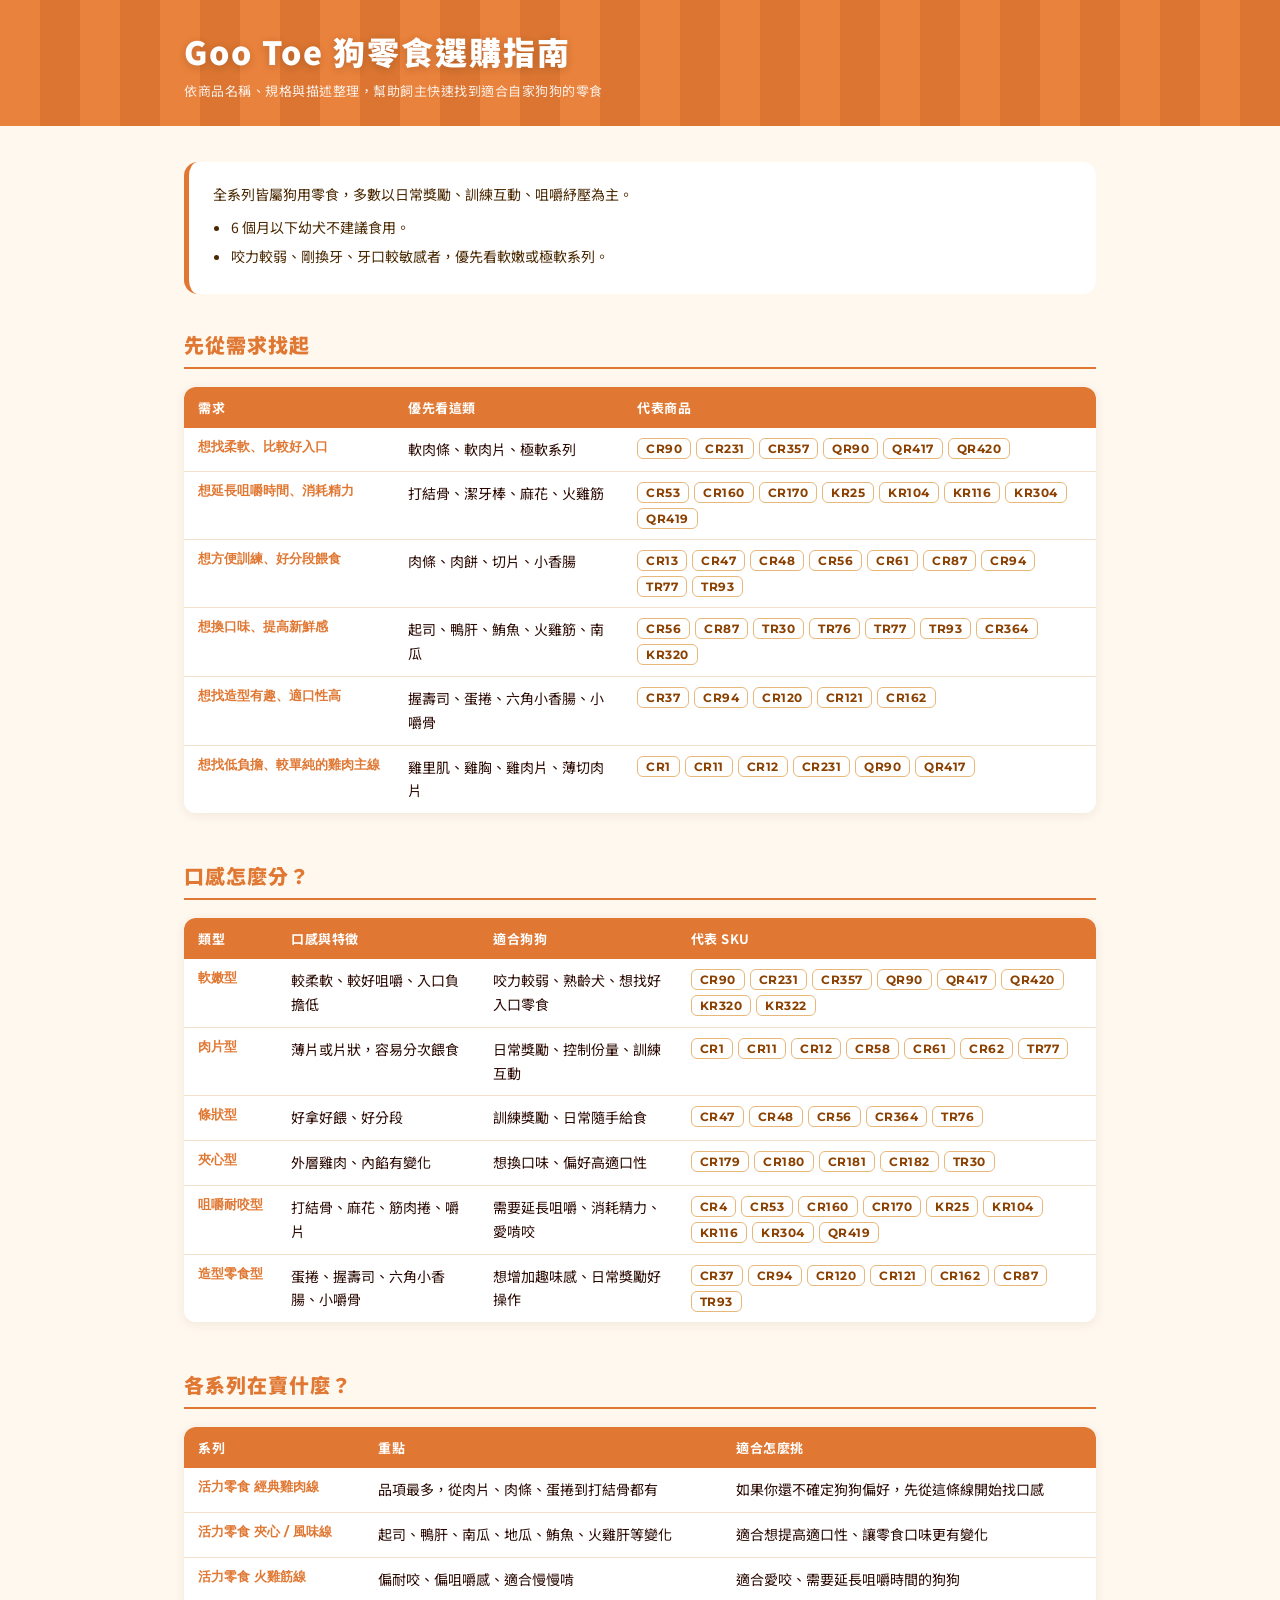
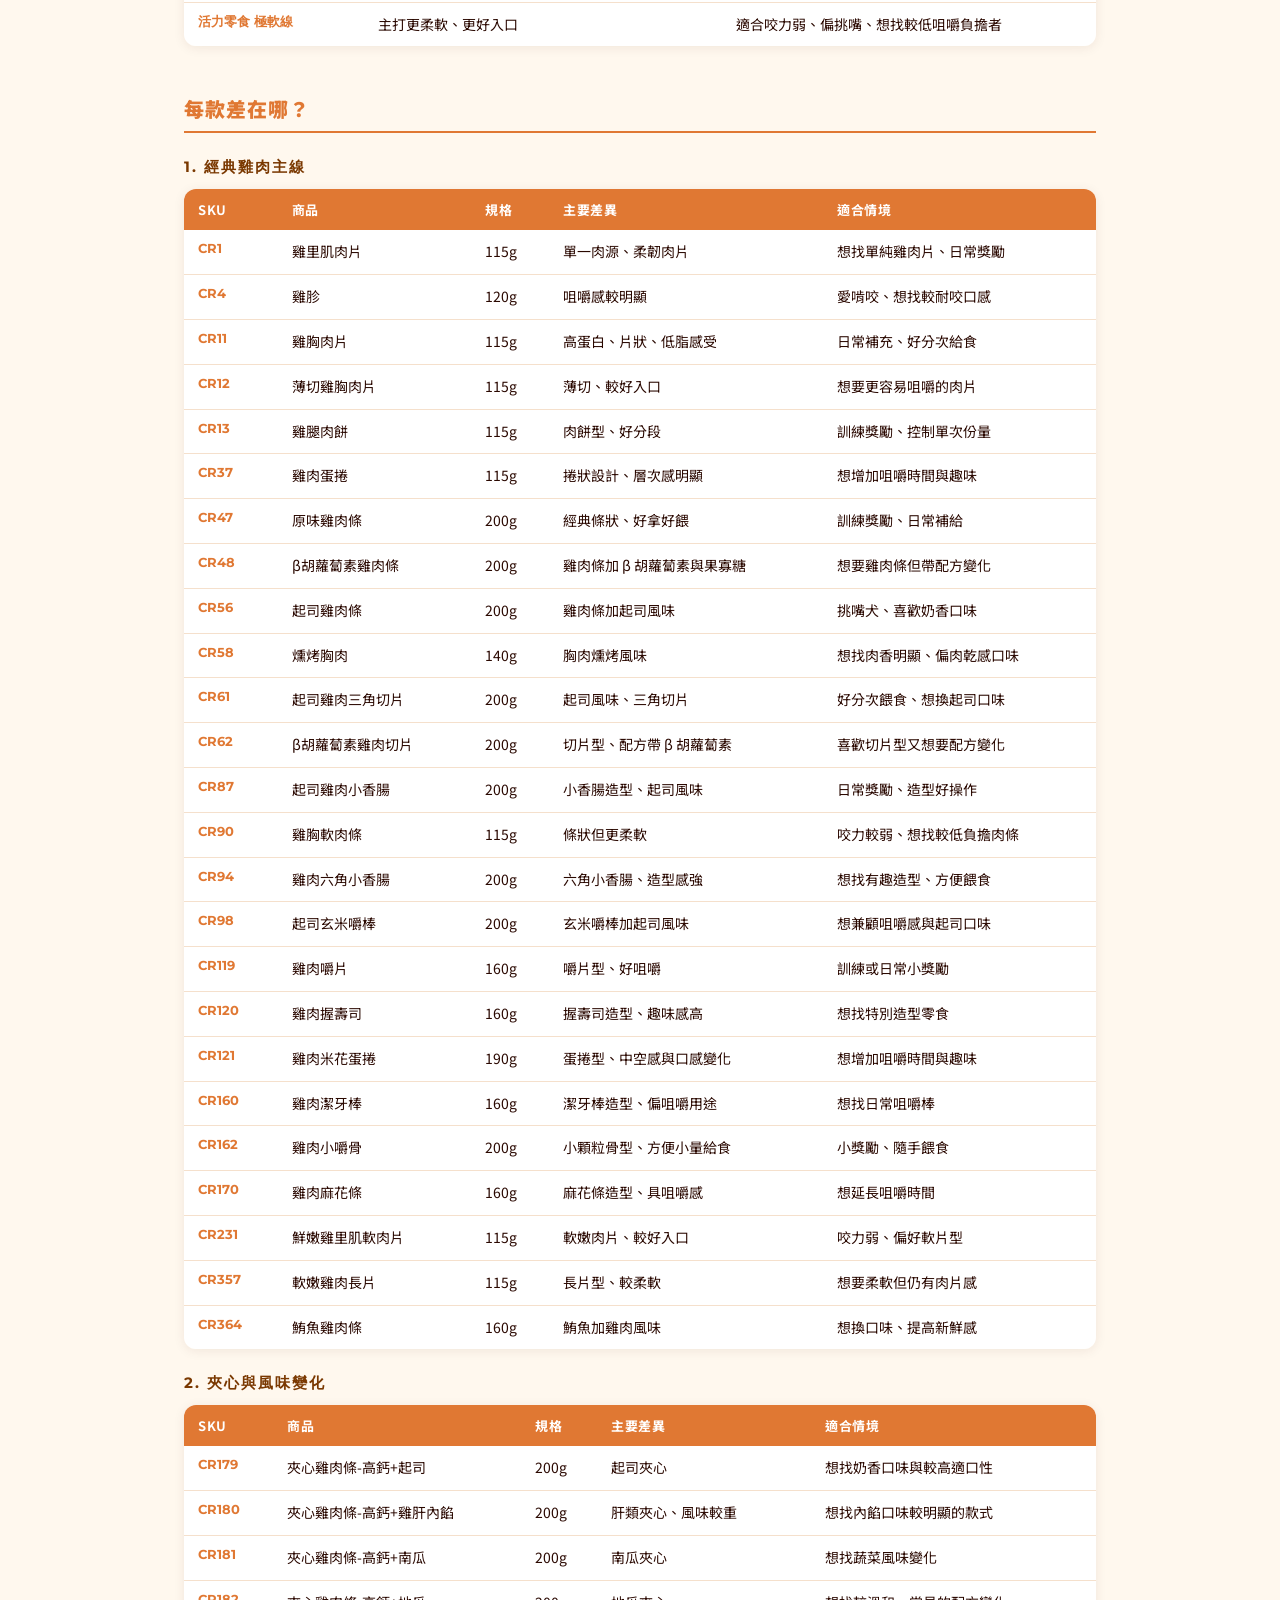
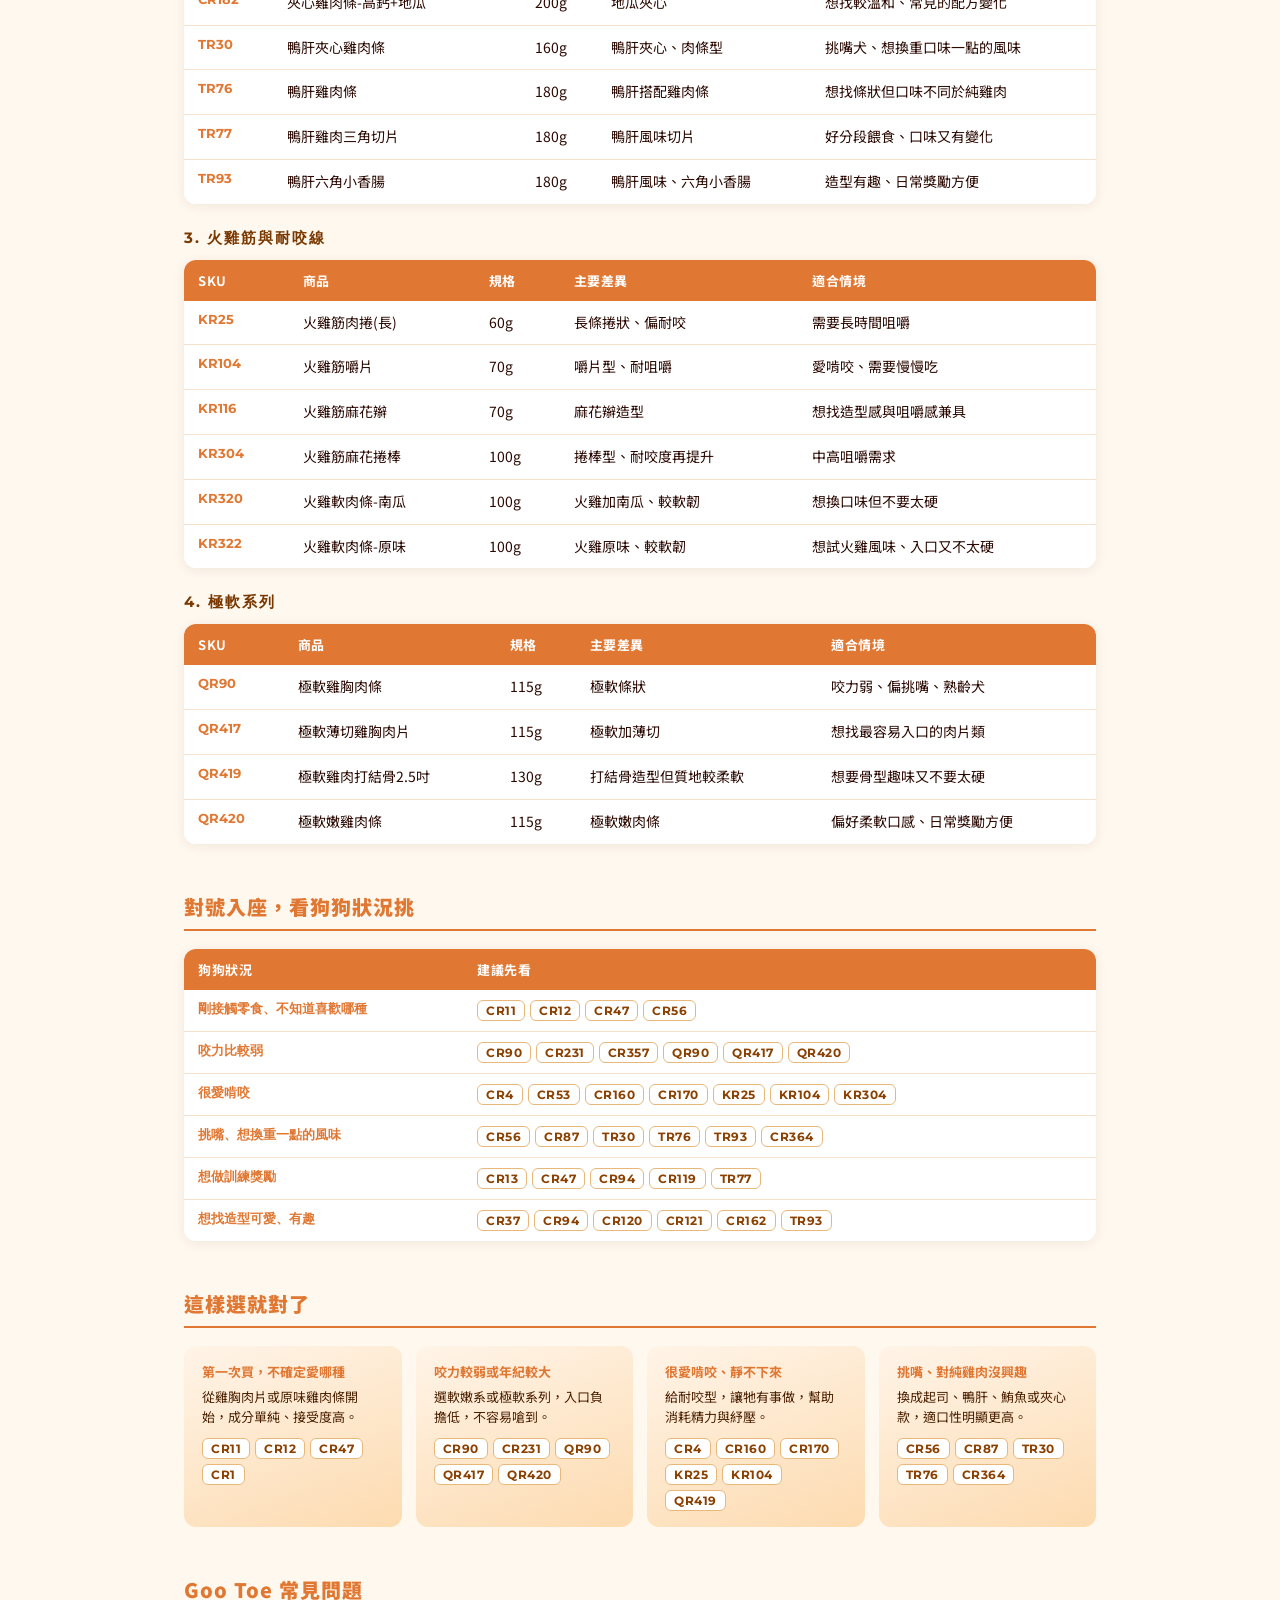
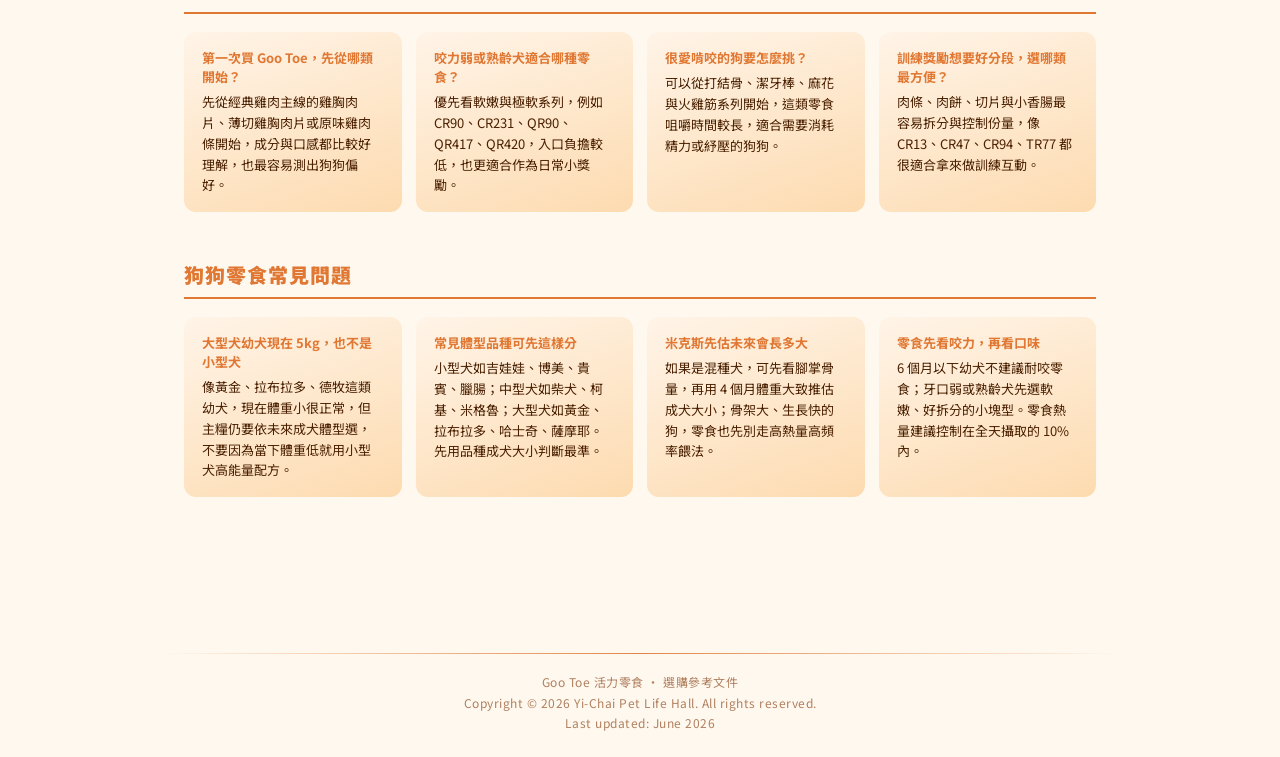
<file: guides/brands/gootoe.html>
<!DOCTYPE html>
<html lang="zh-TW">
<head>
<meta charset="UTF-8">
<meta name="viewport" content="width=device-width,initial-scale=1">
<title>Goo Toe 狗零食選購指南｜口感、系列、SKU 差異與推薦一次看</title>
<meta name="description" content="Goo Toe 狗零食選購指南，整理軟嫩、耐咬、夾心、極軟與火雞筋系列差異，並依狗狗狀況與使用情境快速推薦適合的零食。">
<meta name="keywords" content="Goo Toe,GooToe,狗零食,活力零食,雞肉零食,狗狗零食推薦,極軟零食,火雞筋,狗訓練零食,寵物零食">
<meta name="robots" content="index, follow">
<meta name="author" content="Yi-Chai Pet Life Hall">
<meta name="theme-color" content="#E07833">
<link rel="canonical" href="https://goodneighborpet.github.io/pet-commerce-link-hub/guides/brands/gootoe.html">
<!-- Open Graph -->
<meta property="og:type" content="article">
<meta property="og:site_name" content="Pet Commerce Link Hub">
<meta property="og:title" content="Goo Toe 狗零食選購指南｜口感、系列、SKU 差異與推薦一次看">
<meta property="og:description" content="整理 Goo Toe 經典雞肉、夾心、火雞筋與極軟系列，幫你更快找到適合狗狗的零食。">
<meta property="og:locale" content="zh_TW">
<meta property="og:url" content="https://goodneighborpet.github.io/pet-commerce-link-hub/guides/brands/gootoe.html">
<meta property="article:modified_time" content="2026-04-16">
<meta name="twitter:card" content="summary">
<meta name="twitter:title" content="Goo Toe 狗零食選購指南">
<meta name="twitter:description" content="依口感、系列與狗狗狀況挑選 Goo Toe 零食，快速看懂每款差異。">
<!-- Structured Data -->
<script type="application/ld+json">
{
  "@context": "https://schema.org",
  "@graph": [
    {
      "@type": "WebPage",
      "name": "Goo Toe 狗零食選購指南",
      "url": "https://goodneighborpet.github.io/pet-commerce-link-hub/guides/brands/gootoe.html",
      "description": "Goo Toe 狗零食選購指南，整理軟嫩、耐咬、夾心、極軟與火雞筋系列差異，並依狗狗狀況與使用情境快速推薦適合的零食。",
      "inLanguage": "zh-TW",
      "dateModified": "2026-04-16",
      "publisher": {
        "@type": "Organization",
        "name": "Yi-Chai Pet Life Hall"
      }
    },
    {
      "@type": "FAQPage",
      "mainEntity": [
        {
          "@type": "Question",
          "name": "第一次買 Goo Toe 零食，該先從哪一類開始？",
          "acceptedAnswer": {
            "@type": "Answer",
            "text": "如果還不確定狗狗偏好，先從經典雞肉主線的雞胸肉片、薄切雞胸肉片或原味雞肉條開始，接受度通常較高。"
          }
        },
        {
          "@type": "Question",
          "name": "咬力比較弱的狗適合哪種 Goo Toe 零食？",
          "acceptedAnswer": {
            "@type": "Answer",
            "text": "優先看軟嫩或極軟系列，例如雞胸軟肉條、鮮嫩雞里肌軟肉片，以及 QR 系列的極軟款，入口負擔較低。"
          }
        },
        {
          "@type": "Question",
          "name": "如果狗狗很愛啃咬，Goo Toe 哪些系列比較適合？",
          "acceptedAnswer": {
            "@type": "Answer",
            "text": "可優先看打結骨、潔牙棒、麻花與火雞筋系列，這些品項的咀嚼時間較長，適合需要消耗精力或喜歡耐咬口感的狗。"
          }
        },
        {
          "@type": "Question",
          "name": "做訓練獎勵時，Goo Toe 哪些品項比較好操作？",
          "acceptedAnswer": {
            "@type": "Answer",
            "text": "肉條、肉餅、切片與小香腸類型都比較好分段餵食，適合日常訓練、外出互動與控制單次份量。"
          }
        }
      ]
    }
  ]
}
</script>
<link rel="preconnect" href="https://fonts.googleapis.com">
<link href="https://fonts.googleapis.com/css2?family=Noto+Sans+TC:wght@400;700;900&family=Montserrat:wght@700;800&display=swap" rel="stylesheet">
<style>
*{margin:0;padding:0;box-sizing:border-box}
body{background:#FFF8EE;font-family:'Noto Sans TC',sans-serif;color:#1A0800;line-height:1.7;font-size:15px}

/* ── Header ── */
.site-header{
  background:#E07833;
  padding:28px 40px 24px;
  position:relative;overflow:hidden;
}
.site-header::before{
  content:'';position:absolute;inset:0;
  background:repeating-linear-gradient(90deg,#e9823c 0,#e9823c 40px,#db7531 40px,#db7531 80px);
  opacity:1;
}
.site-header-inner{position:relative;z-index:1;max-width:960px;margin:0 auto;padding:0 24px}
.site-header h1{
  font:900 32px 'Noto Sans TC';color:#fff;
  text-shadow:0 2px 8px rgba(0,0,0,0.18);letter-spacing:2px;
}
.site-header p{color:rgba(255,255,255,0.88);font-size:13px;margin-top:6px;letter-spacing:.5px}

/* ── Layout ── */
.page{max-width:960px;margin:0 auto;padding:36px 24px 80px}

/* ── Intro card ── */
.intro{
  background:#fff;border-radius:14px;
  border-left:5px solid #E07833;
  padding:20px 24px;margin-bottom:36px;
  font-size:14px;color:#4A2800;line-height:1.8;
}
.intro ul{padding-left:18px;margin-top:8px}
.intro li{margin-bottom:4px}

/* ── Section ── */
section{margin-bottom:48px}
h2{
  font:900 20px 'Noto Sans TC';color:#E07833;
  letter-spacing:1px;padding-bottom:8px;
  border-bottom:2px solid #E07833;
  margin-bottom:18px;
}
h3{
  font:700 15px 'Montserrat';color:#7A3800;
  letter-spacing:2px;text-transform:uppercase;
  margin:24px 0 12px;
}

/* ── Table ── */
.tbl-wrap{overflow-x:auto;border-radius:12px;box-shadow:0 2px 12px rgba(80,30,0,0.08)}
table{width:100%;border-collapse:collapse;background:#fff;font-size:14px}
thead tr{background:#E07833}
thead th{
  color:#fff;font:700 13px 'Noto Sans TC';
  padding:11px 14px;text-align:left;white-space:nowrap;letter-spacing:.5px;
}
tbody tr{border-bottom:1px solid #F5E0CC}
tbody tr:last-child{border-bottom:none}
tbody tr:hover{background:#FFF3E8}
tbody td{padding:10px 14px;vertical-align:top;color:#2A0800}
tbody td:first-child{font:700 13px 'Montserrat';color:#E07833;white-space:nowrap}

/* SKU badges inline */
.skus{display:flex;flex-wrap:wrap;gap:5px}
.sku{
  display:inline-block;background:#fff;
  border:1px solid #E8B87A;border-radius:6px;
  padding:2px 8px;font:700 12px 'Montserrat';
  color:#8A4000;letter-spacing:.5px;white-space:nowrap;
}

/* ── Conclusion cards ── */
.conclusion-grid{display:grid;grid-template-columns:repeat(auto-fit,minmax(200px,1fr));gap:14px}
.con-card{
  background:linear-gradient(160deg,#FFF4E8 0%,#FDDBB0 100%);
  border-radius:12px;padding:16px 18px;
}
.con-card .label{font:700 13px 'Noto Sans TC';color:#E07833;margin-bottom:6px}
.con-card .body{font-size:13px;color:#4A2000;line-height:1.6}

/* ── Footer ── */
footer{
  text-align:center;font-size:12px;color:#B08060;
  padding:28px 24px 24px;letter-spacing:.5px
}
.footer-divider{
  max-width:960px;height:1px;margin:0 auto 18px;
  background:linear-gradient(90deg,rgba(224,120,51,0),rgba(224,120,51,.9),rgba(224,120,51,0));
}
</style>
</head>
<body>

<header class="site-header">
  <div class="site-header-inner">
    <h1>Goo Toe 狗零食選購指南</h1>
    <p>依商品名稱、規格與描述整理，幫助飼主快速找到適合自家狗狗的零食</p>
  </div>
</header>

<main class="page">

  <div class="intro">
    全系列皆屬狗用零食，多數以日常獎勵、訓練互動、咀嚼紓壓為主。
    <ul>
      <li>6 個月以下幼犬不建議食用。</li>
      <li>咬力較弱、剛換牙、牙口較敏感者，優先看軟嫩或極軟系列。</li>
    </ul>
  </div>

  <!-- 快速挑選 -->
  <section id="overview">
    <h2>先從需求找起</h2>
    <div class="tbl-wrap">
      <table>
        <thead><tr><th>需求</th><th>優先看這類</th><th>代表商品</th></tr></thead>
        <tbody>
          <tr><td>想找柔軟、比較好入口</td><td>軟肉條、軟肉片、極軟系列</td><td><div class="skus"><span class="sku">CR90</span><span class="sku">CR231</span><span class="sku">CR357</span><span class="sku">QR90</span><span class="sku">QR417</span><span class="sku">QR420</span></div></td></tr>
          <tr><td>想延長咀嚼時間、消耗精力</td><td>打結骨、潔牙棒、麻花、火雞筋</td><td><div class="skus"><span class="sku">CR53</span><span class="sku">CR160</span><span class="sku">CR170</span><span class="sku">KR25</span><span class="sku">KR104</span><span class="sku">KR116</span><span class="sku">KR304</span><span class="sku">QR419</span></div></td></tr>
          <tr><td>想方便訓練、好分段餵食</td><td>肉條、肉餅、切片、小香腸</td><td><div class="skus"><span class="sku">CR13</span><span class="sku">CR47</span><span class="sku">CR48</span><span class="sku">CR56</span><span class="sku">CR61</span><span class="sku">CR87</span><span class="sku">CR94</span><span class="sku">TR77</span><span class="sku">TR93</span></div></td></tr>
          <tr><td>想換口味、提高新鮮感</td><td>起司、鴨肝、鮪魚、火雞筋、南瓜</td><td><div class="skus"><span class="sku">CR56</span><span class="sku">CR87</span><span class="sku">TR30</span><span class="sku">TR76</span><span class="sku">TR77</span><span class="sku">TR93</span><span class="sku">CR364</span><span class="sku">KR320</span></div></td></tr>
          <tr><td>想找造型有趣、適口性高</td><td>握壽司、蛋捲、六角小香腸、小嚼骨</td><td><div class="skus"><span class="sku">CR37</span><span class="sku">CR94</span><span class="sku">CR120</span><span class="sku">CR121</span><span class="sku">CR162</span></div></td></tr>
          <tr><td>想找低負擔、較單純的雞肉主線</td><td>雞里肌、雞胸、雞肉片、薄切肉片</td><td><div class="skus"><span class="sku">CR1</span><span class="sku">CR11</span><span class="sku">CR12</span><span class="sku">CR231</span><span class="sku">QR90</span><span class="sku">QR417</span></div></td></tr>
        </tbody>
      </table>
    </div>
  </section>

  <!-- 口感矩陣 -->
  <section id="texture">
    <h2>口感怎麼分？</h2>
    <div class="tbl-wrap">
      <table>
        <thead><tr><th>類型</th><th>口感與特徵</th><th>適合狗狗</th><th>代表 SKU</th></tr></thead>
        <tbody>
          <tr><td>軟嫩型</td><td>較柔軟、較好咀嚼、入口負擔低</td><td>咬力較弱、熟齡犬、想找好入口零食</td><td><div class="skus"><span class="sku">CR90</span><span class="sku">CR231</span><span class="sku">CR357</span><span class="sku">QR90</span><span class="sku">QR417</span><span class="sku">QR420</span><span class="sku">KR320</span><span class="sku">KR322</span></div></td></tr>
          <tr><td>肉片型</td><td>薄片或片狀，容易分次餵食</td><td>日常獎勵、控制份量、訓練互動</td><td><div class="skus"><span class="sku">CR1</span><span class="sku">CR11</span><span class="sku">CR12</span><span class="sku">CR58</span><span class="sku">CR61</span><span class="sku">CR62</span><span class="sku">TR77</span></div></td></tr>
          <tr><td>條狀型</td><td>好拿好餵、好分段</td><td>訓練獎勵、日常隨手給食</td><td><div class="skus"><span class="sku">CR47</span><span class="sku">CR48</span><span class="sku">CR56</span><span class="sku">CR364</span><span class="sku">TR76</span></div></td></tr>
          <tr><td>夾心型</td><td>外層雞肉、內餡有變化</td><td>想換口味、偏好高適口性</td><td><div class="skus"><span class="sku">CR179</span><span class="sku">CR180</span><span class="sku">CR181</span><span class="sku">CR182</span><span class="sku">TR30</span></div></td></tr>
          <tr><td>咀嚼耐咬型</td><td>打結骨、麻花、筋肉捲、嚼片</td><td>需要延長咀嚼、消耗精力、愛啃咬</td><td><div class="skus"><span class="sku">CR4</span><span class="sku">CR53</span><span class="sku">CR160</span><span class="sku">CR170</span><span class="sku">KR25</span><span class="sku">KR104</span><span class="sku">KR116</span><span class="sku">KR304</span><span class="sku">QR419</span></div></td></tr>
          <tr><td>造型零食型</td><td>蛋捲、握壽司、六角小香腸、小嚼骨</td><td>想增加趣味感、日常獎勵好操作</td><td><div class="skus"><span class="sku">CR37</span><span class="sku">CR94</span><span class="sku">CR120</span><span class="sku">CR121</span><span class="sku">CR162</span><span class="sku">CR87</span><span class="sku">TR93</span></div></td></tr>
        </tbody>
      </table>
    </div>
  </section>

  <!-- 系列矩陣 -->
  <section id="series">
    <h2>各系列在賣什麼？</h2>
    <div class="tbl-wrap">
      <table>
        <thead><tr><th>系列</th><th>重點</th><th>適合怎麼挑</th></tr></thead>
        <tbody>
          <tr><td>活力零食 經典雞肉線</td><td>品項最多，從肉片、肉條、蛋捲到打結骨都有</td><td>如果你還不確定狗狗偏好，先從這條線開始找口感</td></tr>
          <tr><td>活力零食 夾心 / 風味線</td><td>起司、鴨肝、南瓜、地瓜、鮪魚、火雞肝等變化</td><td>適合想提高適口性、讓零食口味更有變化</td></tr>
          <tr><td>活力零食 火雞筋線</td><td>偏耐咬、偏咀嚼感、適合慢慢啃</td><td>適合愛咬、需要延長咀嚼時間的狗狗</td></tr>
          <tr><td>活力零食 極軟線</td><td>主打更柔軟、更好入口</td><td>適合咬力弱、偏挑嘴、想找較低咀嚼負擔者</td></tr>
        </tbody>
      </table>
    </div>
  </section>

  <!-- 商品詳細矩陣 -->
  <section id="products">
    <h2>每款差在哪？</h2>

    <h3>1. 經典雞肉主線</h3>
    <div class="tbl-wrap">
      <table>
        <thead><tr><th>SKU</th><th>商品</th><th>規格</th><th>主要差異</th><th>適合情境</th></tr></thead>
        <tbody>
          <tr><td>CR1</td><td>雞里肌肉片</td><td>115g</td><td>單一肉源、柔韌肉片</td><td>想找單純雞肉片、日常獎勵</td></tr>
          <tr><td>CR4</td><td>雞胗</td><td>120g</td><td>咀嚼感較明顯</td><td>愛啃咬、想找較耐咬口感</td></tr>
          <tr><td>CR11</td><td>雞胸肉片</td><td>115g</td><td>高蛋白、片狀、低脂感受</td><td>日常補充、好分次給食</td></tr>
          <tr><td>CR12</td><td>薄切雞胸肉片</td><td>115g</td><td>薄切、較好入口</td><td>想要更容易咀嚼的肉片</td></tr>
          <tr><td>CR13</td><td>雞腿肉餅</td><td>115g</td><td>肉餅型、好分段</td><td>訓練獎勵、控制單次份量</td></tr>
          <tr><td>CR37</td><td>雞肉蛋捲</td><td>115g</td><td>捲狀設計、層次感明顯</td><td>想增加咀嚼時間與趣味</td></tr>
          <tr><td>CR47</td><td>原味雞肉條</td><td>200g</td><td>經典條狀、好拿好餵</td><td>訓練獎勵、日常補給</td></tr>
          <tr><td>CR48</td><td>β胡蘿蔔素雞肉條</td><td>200g</td><td>雞肉條加 β 胡蘿蔔素與果寡糖</td><td>想要雞肉條但帶配方變化</td></tr>
          <tr><td>CR56</td><td>起司雞肉條</td><td>200g</td><td>雞肉條加起司風味</td><td>挑嘴犬、喜歡奶香口味</td></tr>
          <tr><td>CR58</td><td>燻烤胸肉</td><td>140g</td><td>胸肉燻烤風味</td><td>想找肉香明顯、偏肉乾感口味</td></tr>
          <tr><td>CR61</td><td>起司雞肉三角切片</td><td>200g</td><td>起司風味、三角切片</td><td>好分次餵食、想換起司口味</td></tr>
          <tr><td>CR62</td><td>β胡蘿蔔素雞肉切片</td><td>200g</td><td>切片型、配方帶 β 胡蘿蔔素</td><td>喜歡切片型又想要配方變化</td></tr>
          <tr><td>CR87</td><td>起司雞肉小香腸</td><td>200g</td><td>小香腸造型、起司風味</td><td>日常獎勵、造型好操作</td></tr>
          <tr><td>CR90</td><td>雞胸軟肉條</td><td>115g</td><td>條狀但更柔軟</td><td>咬力較弱、想找較低負擔肉條</td></tr>
          <tr><td>CR94</td><td>雞肉六角小香腸</td><td>200g</td><td>六角小香腸、造型感強</td><td>想找有趣造型、方便餵食</td></tr>
          <tr><td>CR98</td><td>起司玄米嚼棒</td><td>200g</td><td>玄米嚼棒加起司風味</td><td>想兼顧咀嚼感與起司口味</td></tr>
          <tr><td>CR119</td><td>雞肉嚼片</td><td>160g</td><td>嚼片型、好咀嚼</td><td>訓練或日常小獎勵</td></tr>
          <tr><td>CR120</td><td>雞肉握壽司</td><td>160g</td><td>握壽司造型、趣味感高</td><td>想找特別造型零食</td></tr>
          <tr><td>CR121</td><td>雞肉米花蛋捲</td><td>190g</td><td>蛋捲型、中空感與口感變化</td><td>想增加咀嚼時間與趣味</td></tr>
          <tr><td>CR160</td><td>雞肉潔牙棒</td><td>160g</td><td>潔牙棒造型、偏咀嚼用途</td><td>想找日常咀嚼棒</td></tr>
          <tr><td>CR162</td><td>雞肉小嚼骨</td><td>200g</td><td>小顆粒骨型、方便小量給食</td><td>小獎勵、隨手餵食</td></tr>
          <tr><td>CR170</td><td>雞肉麻花條</td><td>160g</td><td>麻花條造型、具咀嚼感</td><td>想延長咀嚼時間</td></tr>
          <tr><td>CR231</td><td>鮮嫩雞里肌軟肉片</td><td>115g</td><td>軟嫩肉片、較好入口</td><td>咬力弱、偏好軟片型</td></tr>
          <tr><td>CR357</td><td>軟嫩雞肉長片</td><td>115g</td><td>長片型、較柔軟</td><td>想要柔軟但仍有肉片感</td></tr>
          <tr><td>CR364</td><td>鮪魚雞肉條</td><td>160g</td><td>鮪魚加雞肉風味</td><td>想換口味、提高新鮮感</td></tr>
        </tbody>
      </table>
    </div>

    <h3>2. 夾心與風味變化</h3>
    <div class="tbl-wrap">
      <table>
        <thead><tr><th>SKU</th><th>商品</th><th>規格</th><th>主要差異</th><th>適合情境</th></tr></thead>
        <tbody>
          <tr><td>CR179</td><td>夾心雞肉條-高鈣+起司</td><td>200g</td><td>起司夾心</td><td>想找奶香口味與較高適口性</td></tr>
          <tr><td>CR180</td><td>夾心雞肉條-高鈣+雞肝內餡</td><td>200g</td><td>肝類夾心、風味較重</td><td>想找內餡口味較明顯的款式</td></tr>
          <tr><td>CR181</td><td>夾心雞肉條-高鈣+南瓜</td><td>200g</td><td>南瓜夾心</td><td>想找蔬菜風味變化</td></tr>
          <tr><td>CR182</td><td>夾心雞肉條-高鈣+地瓜</td><td>200g</td><td>地瓜夾心</td><td>想找較溫和、常見的配方變化</td></tr>
          <tr><td>TR30</td><td>鴨肝夾心雞肉條</td><td>160g</td><td>鴨肝夾心、肉條型</td><td>挑嘴犬、想換重口味一點的風味</td></tr>
          <tr><td>TR76</td><td>鴨肝雞肉條</td><td>180g</td><td>鴨肝搭配雞肉條</td><td>想找條狀但口味不同於純雞肉</td></tr>
          <tr><td>TR77</td><td>鴨肝雞肉三角切片</td><td>180g</td><td>鴨肝風味切片</td><td>好分段餵食、口味又有變化</td></tr>
          <tr><td>TR93</td><td>鴨肝六角小香腸</td><td>180g</td><td>鴨肝風味、六角小香腸</td><td>造型有趣、日常獎勵方便</td></tr>
        </tbody>
      </table>
    </div>

    <h3>3. 火雞筋與耐咬線</h3>
    <div class="tbl-wrap">
      <table>
        <thead><tr><th>SKU</th><th>商品</th><th>規格</th><th>主要差異</th><th>適合情境</th></tr></thead>
        <tbody>
          <tr><td>KR25</td><td>火雞筋肉捲(長)</td><td>60g</td><td>長條捲狀、偏耐咬</td><td>需要長時間咀嚼</td></tr>
          <tr><td>KR104</td><td>火雞筋嚼片</td><td>70g</td><td>嚼片型、耐咀嚼</td><td>愛啃咬、需要慢慢吃</td></tr>
          <tr><td>KR116</td><td>火雞筋麻花辮</td><td>70g</td><td>麻花辮造型</td><td>想找造型感與咀嚼感兼具</td></tr>
          <tr><td>KR304</td><td>火雞筋麻花捲棒</td><td>100g</td><td>捲棒型、耐咬度再提升</td><td>中高咀嚼需求</td></tr>
          <tr><td>KR320</td><td>火雞軟肉條-南瓜</td><td>100g</td><td>火雞加南瓜、較軟韌</td><td>想換口味但不要太硬</td></tr>
          <tr><td>KR322</td><td>火雞軟肉條-原味</td><td>100g</td><td>火雞原味、較軟韌</td><td>想試火雞風味、入口又不太硬</td></tr>
        </tbody>
      </table>
    </div>

    <h3>4. 極軟系列</h3>
    <div class="tbl-wrap">
      <table>
        <thead><tr><th>SKU</th><th>商品</th><th>規格</th><th>主要差異</th><th>適合情境</th></tr></thead>
        <tbody>
          <tr><td>QR90</td><td>極軟雞胸肉條</td><td>115g</td><td>極軟條狀</td><td>咬力弱、偏挑嘴、熟齡犬</td></tr>
          <tr><td>QR417</td><td>極軟薄切雞胸肉片</td><td>115g</td><td>極軟加薄切</td><td>想找最容易入口的肉片類</td></tr>
          <tr><td>QR419</td><td>極軟雞肉打結骨2.5吋</td><td>130g</td><td>打結骨造型但質地較柔軟</td><td>想要骨型趣味又不要太硬</td></tr>
          <tr><td>QR420</td><td>極軟嫩雞肉條</td><td>115g</td><td>極軟嫩肉條</td><td>偏好柔軟口感、日常獎勵方便</td></tr>
        </tbody>
      </table>
    </div>
  </section>

  <!-- 怎麼幫狗狗選 -->
  <section id="match">
    <h2>對號入座，看狗狗狀況挑</h2>
    <div class="tbl-wrap">
      <table>
        <thead><tr><th>狗狗狀況</th><th>建議先看</th></tr></thead>
        <tbody>
          <tr><td>剛接觸零食、不知道喜歡哪種</td><td><div class="skus"><span class="sku">CR11</span><span class="sku">CR12</span><span class="sku">CR47</span><span class="sku">CR56</span></div></td></tr>
          <tr><td>咬力比較弱</td><td><div class="skus"><span class="sku">CR90</span><span class="sku">CR231</span><span class="sku">CR357</span><span class="sku">QR90</span><span class="sku">QR417</span><span class="sku">QR420</span></div></td></tr>
          <tr><td>很愛啃咬</td><td><div class="skus"><span class="sku">CR4</span><span class="sku">CR53</span><span class="sku">CR160</span><span class="sku">CR170</span><span class="sku">KR25</span><span class="sku">KR104</span><span class="sku">KR304</span></div></td></tr>
          <tr><td>挑嘴、想換重一點的風味</td><td><div class="skus"><span class="sku">CR56</span><span class="sku">CR87</span><span class="sku">TR30</span><span class="sku">TR76</span><span class="sku">TR93</span><span class="sku">CR364</span></div></td></tr>
          <tr><td>想做訓練獎勵</td><td><div class="skus"><span class="sku">CR13</span><span class="sku">CR47</span><span class="sku">CR94</span><span class="sku">CR119</span><span class="sku">TR77</span></div></td></tr>
          <tr><td>想找造型可愛、有趣</td><td><div class="skus"><span class="sku">CR37</span><span class="sku">CR94</span><span class="sku">CR120</span><span class="sku">CR121</span><span class="sku">CR162</span><span class="sku">TR93</span></div></td></tr>
        </tbody>
      </table>
    </div>
  </section>

  <!-- 簡單結論 -->
  <section id="pick">
    <h2>這樣選就對了</h2>
    <div class="conclusion-grid">
      <div class="con-card">
        <div class="label">第一次買，不確定愛哪種</div>
        <div class="body">從雞胸肉片或原味雞肉條開始，成分單純、接受度高。</div>
        <div class="skus" style="margin-top:10px"><span class="sku">CR11</span><span class="sku">CR12</span><span class="sku">CR47</span><span class="sku">CR1</span></div>
      </div>
      <div class="con-card">
        <div class="label">咬力較弱或年紀較大</div>
        <div class="body">選軟嫩系或極軟系列，入口負擔低，不容易嗆到。</div>
        <div class="skus" style="margin-top:10px"><span class="sku">CR90</span><span class="sku">CR231</span><span class="sku">QR90</span><span class="sku">QR417</span><span class="sku">QR420</span></div>
      </div>
      <div class="con-card">
        <div class="label">很愛啃咬、靜不下來</div>
        <div class="body">給耐咬型，讓牠有事做，幫助消耗精力與紓壓。</div>
        <div class="skus" style="margin-top:10px"><span class="sku">CR4</span><span class="sku">CR160</span><span class="sku">CR170</span><span class="sku">KR25</span><span class="sku">KR104</span><span class="sku">QR419</span></div>
      </div>
      <div class="con-card">
        <div class="label">挑嘴、對純雞肉沒興趣</div>
        <div class="body">換成起司、鴨肝、鮪魚或夾心款，適口性明顯更高。</div>
        <div class="skus" style="margin-top:10px"><span class="sku">CR56</span><span class="sku">CR87</span><span class="sku">TR30</span><span class="sku">TR76</span><span class="sku">CR364</span></div>
      </div>
    </div>
  </section>

  <section id="faq">
    <h2>Goo Toe 常見問題</h2>
    <div class="conclusion-grid">
      <div class="con-card">
        <div class="label">第一次買 Goo Toe，先從哪類開始？</div>
        <div class="body">先從經典雞肉主線的雞胸肉片、薄切雞胸肉片或原味雞肉條開始，成分與口感都比較好理解，也最容易測出狗狗偏好。</div>
      </div>
      <div class="con-card">
        <div class="label">咬力弱或熟齡犬適合哪種零食？</div>
        <div class="body">優先看軟嫩與極軟系列，例如 CR90、CR231、QR90、QR417、QR420，入口負擔較低，也更適合作為日常小獎勵。</div>
      </div>
      <div class="con-card">
        <div class="label">很愛啃咬的狗要怎麼挑？</div>
        <div class="body">可以從打結骨、潔牙棒、麻花與火雞筋系列開始，這類零食咀嚼時間較長，適合需要消耗精力或紓壓的狗狗。</div>
      </div>
      <div class="con-card">
        <div class="label">訓練獎勵想要好分段，選哪類最方便？</div>
        <div class="body">肉條、肉餅、切片與小香腸最容易拆分與控制份量，像 CR13、CR47、CR94、TR77 都很適合拿來做訓練互動。</div>
      </div>
    </div>
  </section>

  <section>
    <h2>狗狗零食常見問題</h2>
    <div class="conclusion-grid">
      <div class="con-card">
        <div class="label">大型犬幼犬現在 5kg，也不是小型犬</div>
        <div class="body">像黃金、拉布拉多、德牧這類幼犬，現在體重小很正常，但主糧仍要依未來成犬體型選，不要因為當下體重低就用小型犬高能量配方。</div>
      </div>
      <div class="con-card">
        <div class="label">常見體型品種可先這樣分</div>
        <div class="body">小型犬如吉娃娃、博美、貴賓、臘腸；中型犬如柴犬、柯基、米格魯；大型犬如黃金、拉布拉多、哈士奇、薩摩耶。先用品種成犬大小判斷最準。</div>
      </div>
      <div class="con-card">
        <div class="label">米克斯先估未來會長多大</div>
        <div class="body">如果是混種犬，可先看腳掌骨量，再用 4 個月體重大致推估成犬大小；骨架大、生長快的狗，零食也先別走高熱量高頻率餵法。</div>
      </div>
      <div class="con-card">
        <div class="label">零食先看咬力，再看口味</div>
        <div class="body">6 個月以下幼犬不建議耐咬零食；牙口弱或熟齡犬先選軟嫩、好拆分的小塊型。零食熱量建議控制在全天攝取的 10% 內。</div>
      </div>
    </div>
  </section>

</main>

<footer>
  <div class="footer-divider"></div>
  Goo Toe 活力零食 · 選購參考文件<br>Copyright © 2026 Yi-Chai Pet Life Hall. All rights reserved.<br>Last updated: June 2026
</footer>

</body>
</html>
</file>
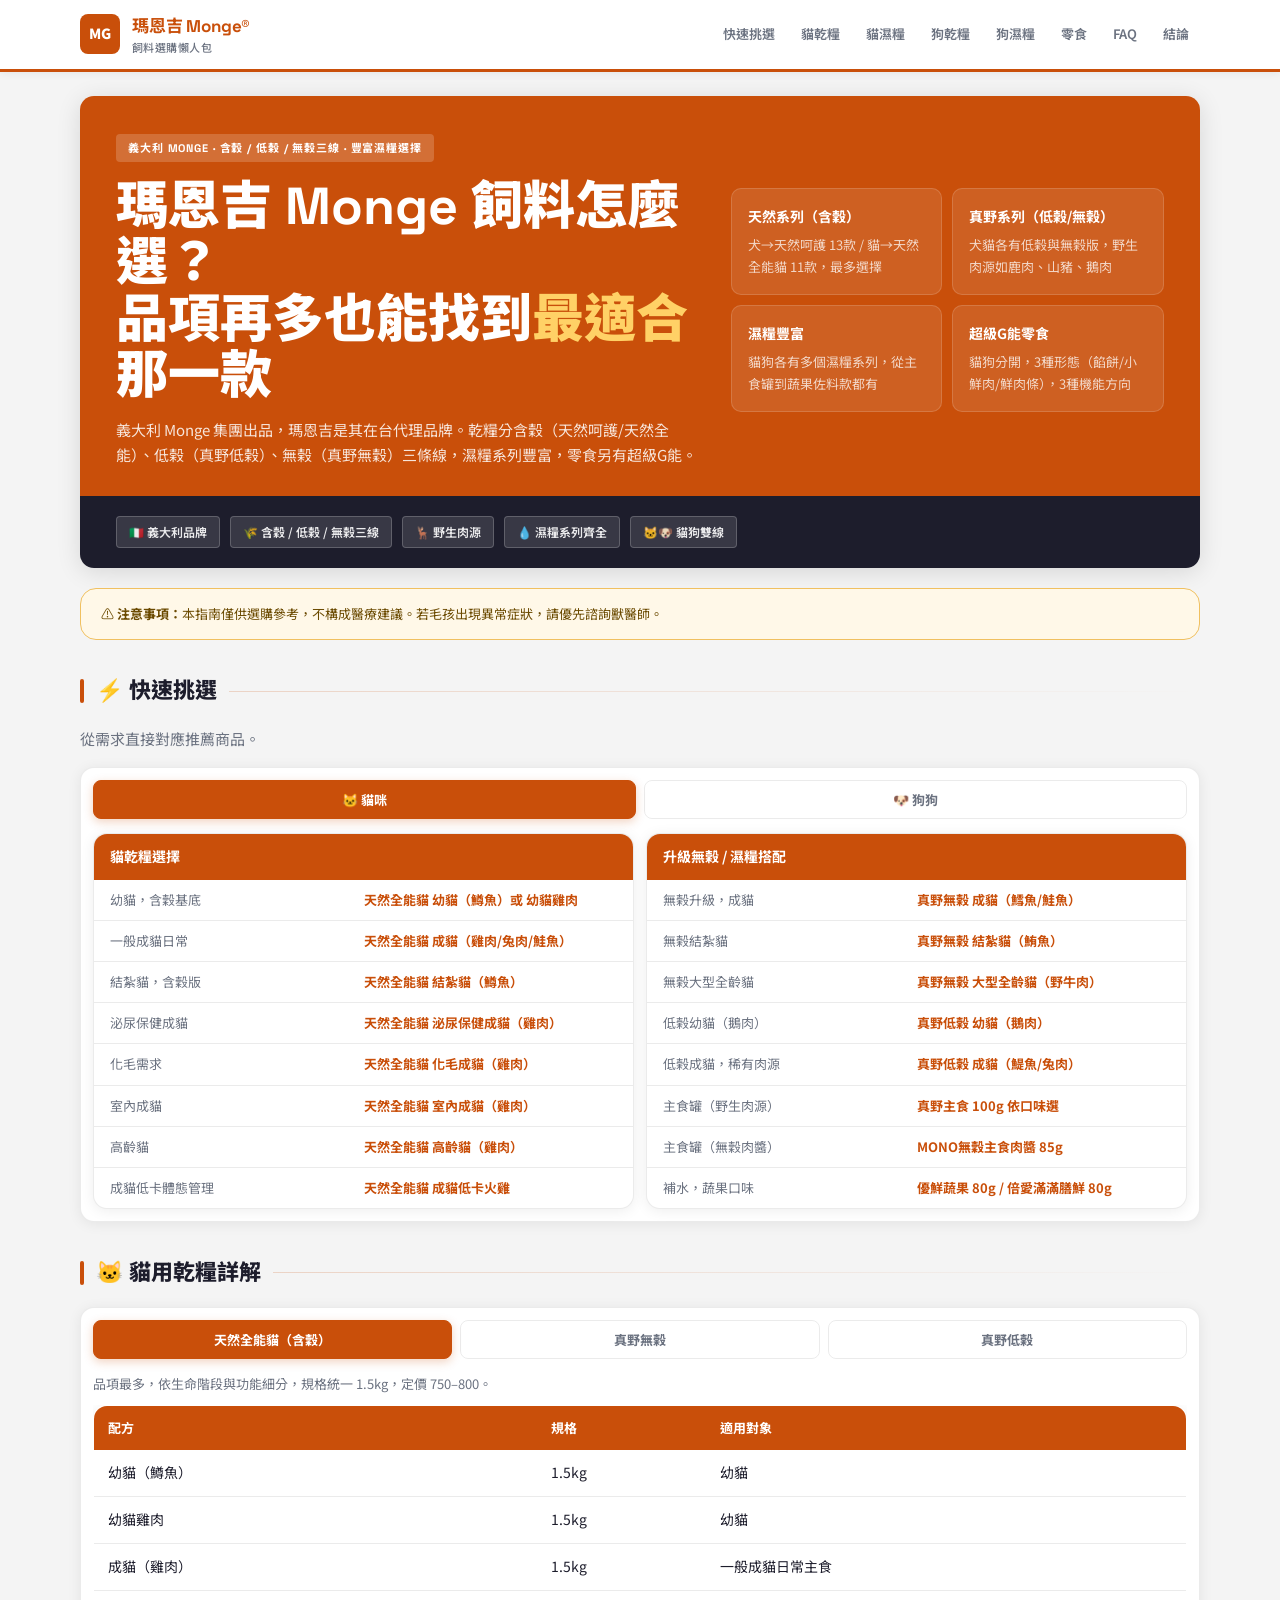
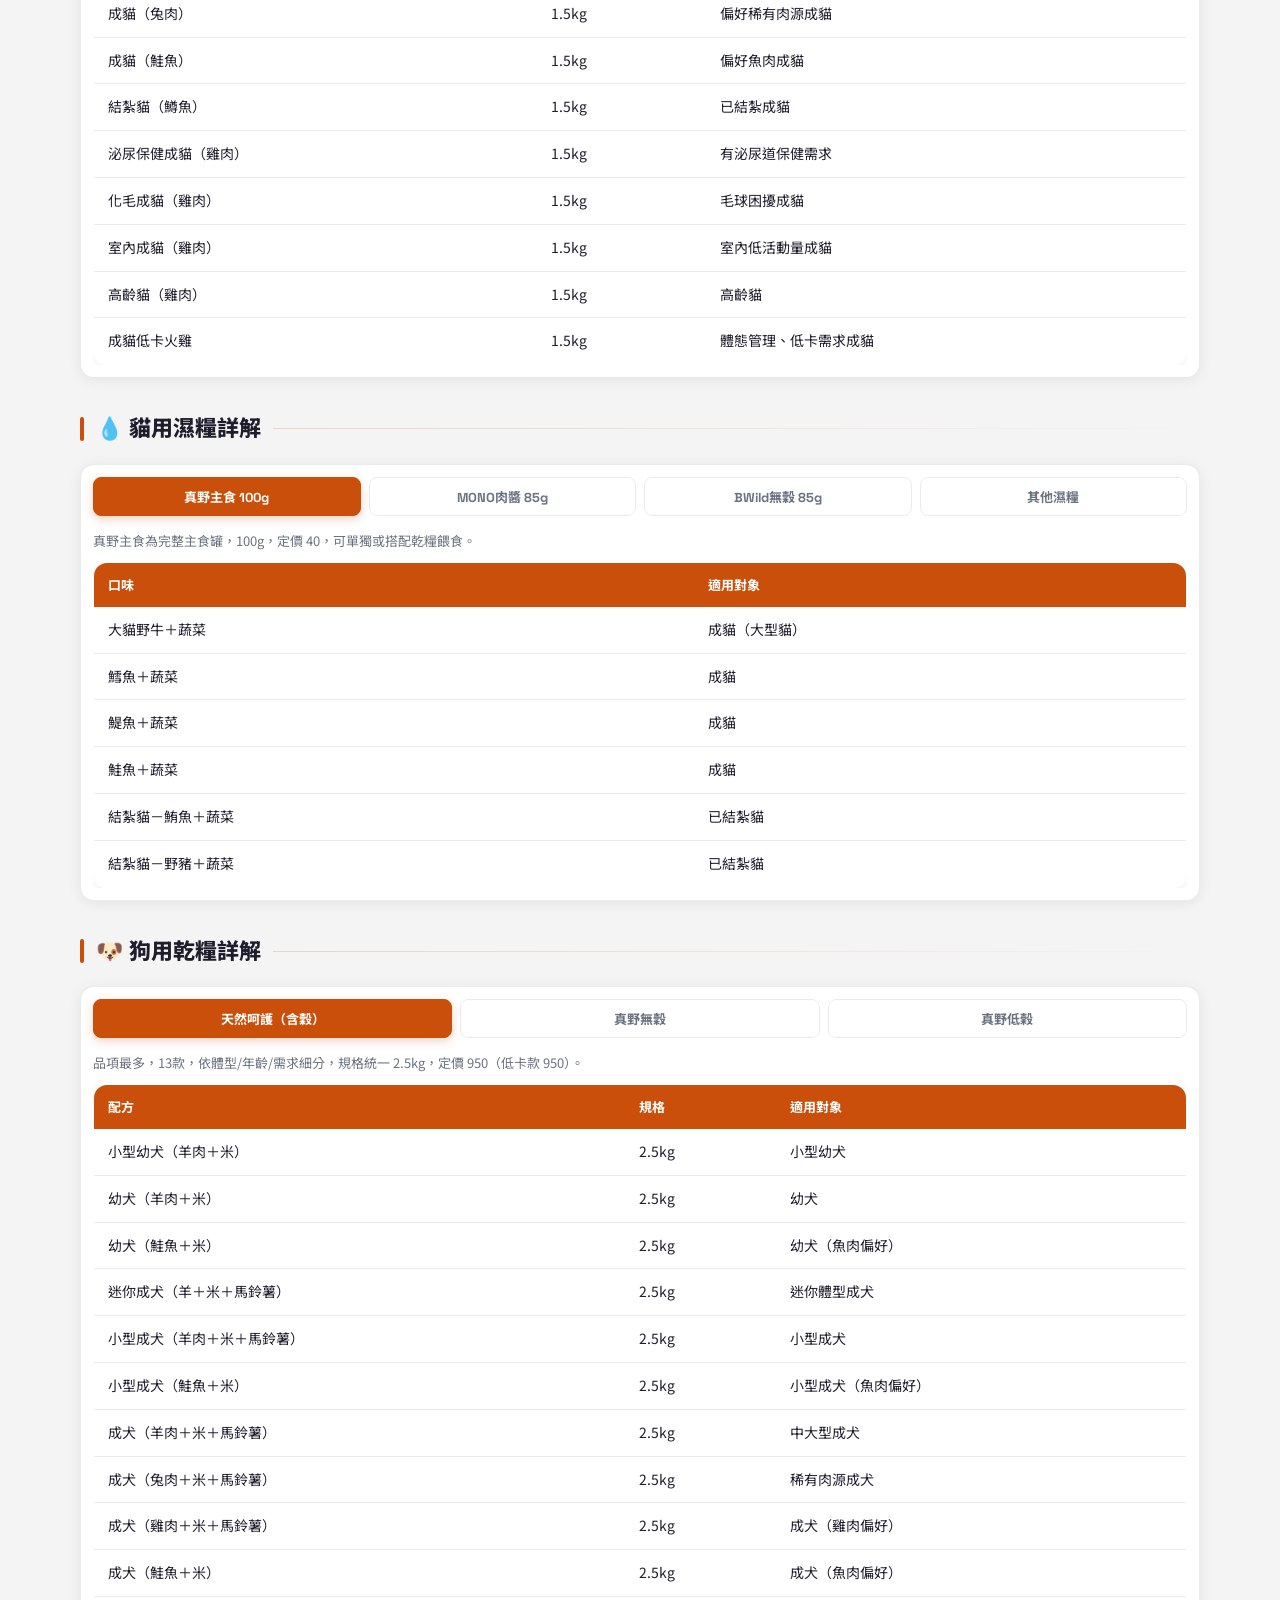
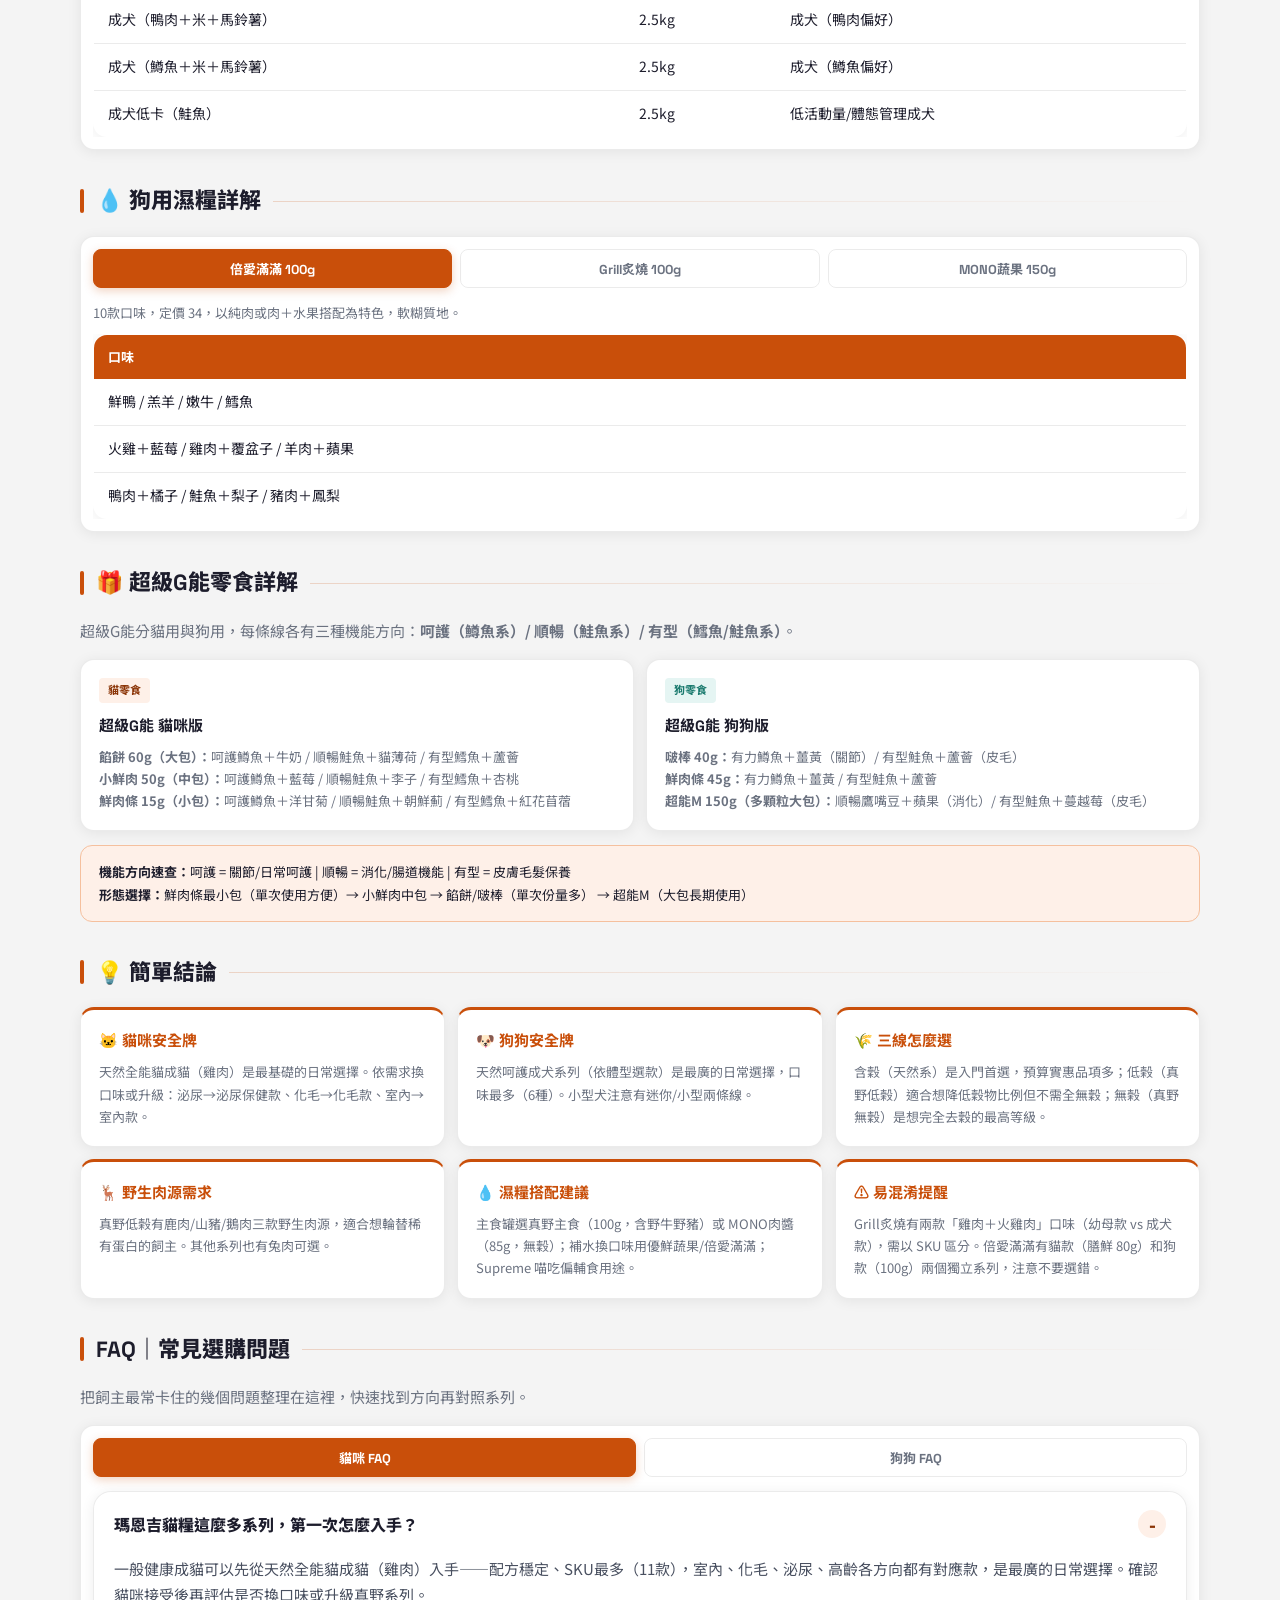
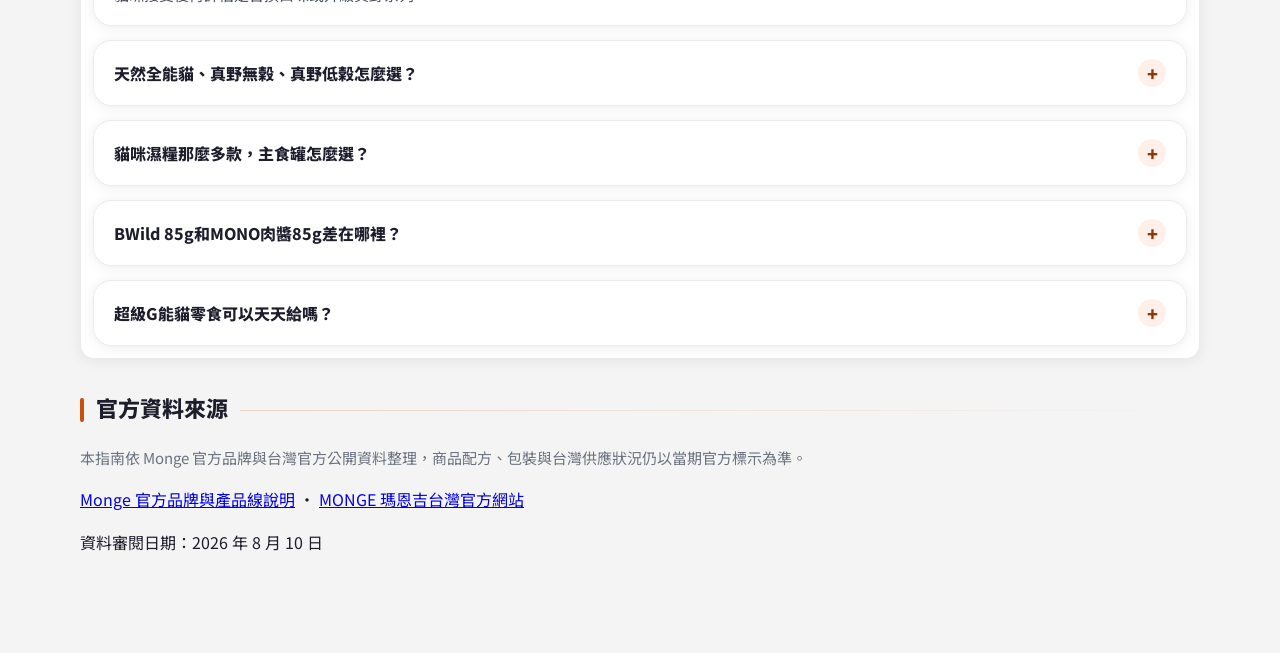
<file: guides/brands/monge_buying_guide.html>
<!DOCTYPE html>
<html lang="zh-TW">
<head>
  <meta charset="UTF-8">
  <meta name="viewport" content="width=device-width, initial-scale=1.0">
  <title>瑪恩吉 Monge 飼料怎麼選？犬貓乾糧、濕糧系列完整指南</title>
  <meta name="description" content="瑪恩吉 Monge 飼料怎麼選？完整整理犬貓天然全能、天然呵護、BWild 真野低穀與無穀、MONO 單一蛋白、乾糧、主食罐與濕糧的選購方法。">
  <meta name="author" content="好厝邊寵物用品店">
  <meta name="robots" content="index, follow, max-image-preview:large, max-snippet:-1, max-video-preview:-1">
  <link rel="canonical" href="https://goodneighborpet.github.io/pet-commerce-link-hub/guides/brands/monge_buying_guide.html">
  <link rel="icon" href="../../assets/icons/favicon.ico">
  <meta property="og:type" content="article">
  <meta property="og:locale" content="zh_TW">
  <meta property="og:site_name" content="好厝邊寵物用品店">
  <meta property="og:title" content="瑪恩吉 Monge 飼料怎麼選？犬貓乾糧、濕糧系列完整指南">
  <meta property="og:description" content="一次看懂 Monge 瑪恩吉犬貓乾糧、濕糧、真野、MONO 與不同體型配方。">
  <meta property="og:url" content="https://goodneighborpet.github.io/pet-commerce-link-hub/guides/brands/monge_buying_guide.html">
  <meta property="article:published_time" content="2026-04-17">
  <meta property="article:modified_time" content="2026-08-10">
  <meta property="og:image" content="https://goodneighborpet.github.io/pet-commerce-link-hub/assets/images/brand/good_neighbor_pet_store_logo.png">
  <meta property="og:image:alt" content="瑪恩吉 Monge 飼料選購指南">
  <meta name="twitter:card" content="summary">
  <meta name="twitter:title" content="瑪恩吉 Monge 犬貓飼料選購指南">
  <meta name="twitter:description" content="犬貓乾糧、濕糧、真野與 MONO 系列快速對照。">
  <script type="application/ld+json">
  {
    "@context": "https://schema.org",
    "@graph": [
      {
        "@type": "Article",
        "@id": "https://goodneighborpet.github.io/pet-commerce-link-hub/guides/brands/monge_buying_guide.html#article",
        "headline": "瑪恩吉 Monge 飼料怎麼選？犬貓乾糧、濕糧系列完整指南",
        "description": "Monge 瑪恩吉犬貓乾糧、濕糧、BWild 真野與 MONO 系列選購指南。",
        "inLanguage": "zh-TW",
        "datePublished": "2026-04-17",
        "dateModified": "2026-08-10",
        "mainEntityOfPage": { "@id": "https://goodneighborpet.github.io/pet-commerce-link-hub/guides/brands/monge_buying_guide.html" },
        "author": { "@type": "Organization", "name": "好厝邊寵物用品店", "url": "https://goodneighborpet.github.io/pet-commerce-link-hub/" },
        "publisher": { "@type": "Organization", "name": "好厝邊寵物用品店", "logo": { "@type": "ImageObject", "url": "https://goodneighborpet.github.io/pet-commerce-link-hub/assets/images/brand/good_neighbor_pet_store_logo.png" } },
        "about": { "@type": "Brand", "name": "Monge 瑪恩吉", "sameAs": "https://www.monge.it/en/" }
      },
      {
        "@type": "BreadcrumbList",
        "itemListElement": [
          { "@type": "ListItem", "position": 1, "name": "首頁", "item": "https://goodneighborpet.github.io/pet-commerce-link-hub/" },
          { "@type": "ListItem", "position": 2, "name": "瑪恩吉 Monge 飼料選購指南" }
        ]
      },
      {
        "@type": "FAQPage",
        "mainEntity": [
          { "@type": "Question", "name": "瑪恩吉貓糧系列很多，第一次怎麼選？", "acceptedAnswer": { "@type": "Answer", "text": "一般健康成貓可先從天然全能貓成貓雞肉配方入手，室內、化毛、泌尿與高齡都有對應款；確認適應後再評估真野系列。" } },
          { "@type": "Question", "name": "瑪恩吉天然全能、真野低穀與真野無穀怎麼選？", "acceptedAnswer": { "@type": "Answer", "text": "天然全能含穀、品項多，適合日常入門；真野低穀降低穀物比例；真野無穀不含穀物。先依毛孩實際需求、肉源接受度與飼養建議選擇。" } },
          { "@type": "Question", "name": "瑪恩吉狗糧應該用現在體重還是成犬體型選？", "acceptedAnswer": { "@type": "Answer", "text": "應以成犬預期體型為主，不是只看現在體重。大型犬幼犬即使當下體重輕，仍應按大型犬的成長邏輯選糧。" } }
        ]
      }
    ]
  }
  </script>
  <link rel="preconnect" href="https://fonts.googleapis.com">
  <link rel="preconnect" href="https://fonts.gstatic.com" crossorigin>
  <link href="https://fonts.googleapis.com/css2?family=Space+Grotesk:wght@500;700&family=Noto+Sans+TC:wght@400;500;700;900&display=swap" rel="stylesheet">
  <style>
    :root {
      --brand: #C94F0A;
      --brand-dark: #8B3507;
      --brand-soft: #FEF0E8;
      --ink: #1D1D2C;
      --muted: #6B7280;
      --line: rgba(0,0,0,0.08);
      --card: #FFFFFF;
      --bg: #F4F4F4;
      --shadow: 0 2px 14px rgba(0,0,0,0.07);
      --radius: 14px;
      --teal: #1A7A6E; --teal-soft: #E5F5F3;
      --navy: #1F3D7A; --navy-soft: #EBF0FA;
      --green: #2D6A4F; --green-soft: #D8F3DC;
      --purple: #6B4FA0; --purple-soft: #F1EDF9;
    }
    * { box-sizing: border-box; }
    body { margin: 0; font-family: "Noto Sans TC", sans-serif; color: var(--ink); line-height: 1.7; background: var(--bg); }
    h1,h2,h3,h4,.brand,.kicker,.tab-btn,.badge { font-family: "Space Grotesk","Noto Sans TC",sans-serif; }

    .header { position: sticky; top: 0; z-index: 20; background: #fff; border-bottom: 3px solid var(--brand); box-shadow: 0 2px 8px rgba(0,0,0,0.06); }
    .nav, .wrap { max-width: 1160px; margin: 0 auto; }
    .nav { padding: 12px 20px; display: flex; justify-content: space-between; align-items: center; gap: 16px; }
    .brand { font-size: 17px; font-weight: 700; color: var(--brand); letter-spacing: -.01em; }
    .brand-wrap { display: flex; align-items: center; gap: 12px; min-width: 0; }
    .brand-icon { width: 40px; height: 40px; border-radius: 8px; background: var(--brand); display: flex; align-items: center; justify-content: center; font-size: 14px; color: #fff; font-weight: 900; flex-shrink: 0; }
    .brand-sub { font-size: 11px; color: var(--muted); font-weight: 500; display: block; margin-top: -3px; letter-spacing: .04em; text-transform: uppercase; }
    .links { display: flex; gap: 4px; flex-wrap: wrap; }
    .links a { color: var(--muted); text-decoration: none; font-size: 13px; font-weight: 600; padding: 6px 11px; border-radius: 6px; transition: all .15s; }
    .links a:hover { background: var(--brand-soft); color: var(--brand); }

    .wrap { padding: 24px 20px 80px; }
    .hero { border-radius: var(--radius); overflow: hidden; box-shadow: 0 4px 24px rgba(0,0,0,0.12); }
    .hero-top { padding: 36px 36px 28px; background: var(--brand); color: #fff; }
    .hero-bottom { padding: 20px 36px; background: #1D1D2C; display: flex; align-items: center; gap: 10px; flex-wrap: wrap; }
    .hero-grid { display: grid; grid-template-columns: 1.15fr .85fr; gap: 28px; align-items: center; }
    .kicker { display: inline-block; padding: 5px 12px; border-radius: 4px; font-size: 11px; font-weight: 700; letter-spacing: .08em; text-transform: uppercase; background: rgba(255,255,255,0.18); margin-bottom: 16px; }
    .hero h1 { margin: 0 0 14px; font-size: clamp(28px,4.5vw,52px); line-height: 1.08; font-weight: 900; }
    .hero h1 em { color: #FFD166; font-style: normal; }
    .hero p { margin: 0; color: rgba(255,255,255,0.85); font-size: 15px; }
    .pill { padding: 5px 12px; border-radius: 4px; font-size: 12px; font-weight: 600; background: rgba(255,255,255,0.12); color: rgba(255,255,255,0.9); border: 1px solid rgba(255,255,255,0.2); }
    .hero-visual { display: grid; grid-template-columns: 1fr 1fr; gap: 10px; }
    .hero-card { padding: 16px; border-radius: 10px; background: rgba(255,255,255,0.1); border: 1px solid rgba(255,255,255,0.15); }
    .hero-card p { margin: 0; font-size: 13px; color: rgba(255,255,255,0.75); }
    .hero-card strong { display: block; color: #fff; font-size: 14px; font-weight: 700; margin-bottom: 5px; }

    .section { margin-top: 32px; }
    .section-title { display: flex; align-items: center; gap: 12px; margin: 0 0 16px; font-size: 22px; font-weight: 800; }
    .section-title::before { content: ""; width: 4px; height: 24px; border-radius: 2px; background: var(--brand); flex-shrink: 0; }
    .section-title::after { content: ""; flex: 1; height: 1px; background: linear-gradient(90deg, rgba(201,79,10,0.2), transparent); }
    .intro { margin: 0 0 16px; color: var(--muted); font-size: 15px; }

    .card-grid { display: grid; grid-template-columns: repeat(3,1fr); gap: 12px; }
    .card-grid-2 { display: grid; grid-template-columns: repeat(2,1fr); gap: 12px; }
    .card-grid-4 { display: grid; grid-template-columns: repeat(4,1fr); gap: 12px; }
    .card { background: var(--card); border: 1px solid var(--line); border-radius: var(--radius); padding: 18px; box-shadow: var(--shadow); }
    .card h3 { margin: 0 0 7px; font-size: 15px; font-weight: 700; }
    .card p { margin: 0; color: var(--muted); font-size: 13px; }
    .mini-tags { display: flex; flex-wrap: wrap; gap: 5px; }
    .badge { display: inline-flex; align-items: center; padding: 3px 9px; border-radius: 4px; font-size: 11px; font-weight: 700; }
    .badge-orange { background: var(--brand-soft); color: var(--brand-dark); }
    .badge-blue { background: var(--navy-soft); color: var(--navy); }
    .badge-teal { background: var(--teal-soft); color: var(--teal); }
    .badge-green { background: var(--green-soft); color: var(--green); }
    .badge-gray { background: #EBEBEB; color: #555; }
    .badge-purple { background: var(--purple-soft); color: var(--purple); }

    .tabs { background: #fff; border-radius: var(--radius); border: 1px solid var(--line); padding: 12px; box-shadow: var(--shadow); }
    .tab-row { display: grid; gap: 8px; margin-bottom: 14px; }
    .tab-row-2 { grid-template-columns: 1fr 1fr; }
    .tab-row-3 { grid-template-columns: repeat(3,1fr); }
    .tab-row-4 { grid-template-columns: repeat(4,1fr); }
    .tab-btn { padding: 9px 16px; border: 1px solid var(--line); border-radius: 8px; cursor: pointer; font-size: 13px; font-weight: 700; background: transparent; color: var(--muted); transition: all .15s; text-align: center; }
    .tab-btn.active { background: var(--brand); color: #fff; border-color: var(--brand); box-shadow: 0 3px 10px rgba(201,79,10,0.25); }
    .tab-pane { display: none; }
    .tab-pane.active { display: block; }

    .tbl-wrap { overflow-x: auto; margin-top: 10px; }
    table { width: 100%; border-collapse: collapse; font-size: 14px; background: var(--card); border-radius: var(--radius); overflow: hidden; box-shadow: var(--shadow); border: 1px solid var(--line); }
    thead { background: var(--brand); color: #fff; }
    thead th { padding: 11px 14px; text-align: left; font-size: 13px; font-weight: 700; }
    tbody td { padding: 11px 14px; border-bottom: 1px solid var(--line); vertical-align: top; }
    tbody tr:last-child td { border-bottom: none; }
    tbody tr:hover td { background: var(--brand-soft); }
    .code { font-family: "Space Grotesk", monospace; font-size: 13px; color: var(--brand); font-weight: 700; }

    .qp-grid { display: grid; grid-template-columns: 1fr 1fr; gap: 12px; }
    .qp-card { background: var(--card); border: 1px solid var(--line); border-radius: var(--radius); overflow: hidden; box-shadow: var(--shadow); }
    .qp-head { padding: 11px 16px; font-weight: 700; font-size: 14px; background: var(--brand); color: #fff; }
    .qp-row { display: grid; grid-template-columns: 1fr 1fr; padding: 9px 16px; border-bottom: 1px solid var(--line); font-size: 13px; }
    .qp-row:last-child { border-bottom: none; }
    .qp-row span:first-child { color: var(--muted); }
    .qp-row span:last-child { font-weight: 700; color: var(--brand); }

    .summary-grid { display: grid; grid-template-columns: repeat(3,1fr); gap: 12px; }
    .summary-card { background: var(--card); border: 1px solid var(--line); border-radius: var(--radius); padding: 18px; box-shadow: var(--shadow); border-top: 3px solid var(--brand); }
    .summary-card h4 { margin: 0 0 8px; font-size: 15px; color: var(--brand); font-weight: 700; }
    .summary-card p { margin: 0; font-size: 13px; color: var(--muted); }

    @media (max-width: 800px) {
      .hero-grid { grid-template-columns: 1fr; } .hero-visual { display: none; }
      .card-grid, .card-grid-4 { grid-template-columns: 1fr 1fr; }
      .qp-grid, .summary-grid { grid-template-columns: 1fr; }
      .tab-row-4 { grid-template-columns: 1fr 1fr; }
    }
    @media (max-width: 520px) {
      .card-grid, .card-grid-2, .card-grid-4 { grid-template-columns: 1fr; }
      .hero-top { padding: 24px 18px 20px; }
      .tab-row-3, .tab-row-4 { grid-template-columns: 1fr 1fr; }
    }
    .faq-list { display: grid; gap: 14px; }
    .faq-item { background: rgba(255,255,255,0.82); border: 1px solid var(--line); border-radius: 18px; box-shadow: var(--shadow); overflow: hidden; }
    .faq-item summary { list-style: none; cursor: pointer; padding: 18px 20px; font-size: 16px; font-weight: 800; line-height: 1.45; color: var(--ink); display: flex; align-items: center; justify-content: space-between; gap: 16px; }
    .faq-item summary::-webkit-details-marker { display: none; }
    .faq-item summary::after { content: "+"; width: 28px; height: 28px; border-radius: 50%; background: var(--brand-soft); color: var(--brand-dark); display: inline-flex; align-items: center; justify-content: center; font-size: 18px; font-weight: 900; flex-shrink: 0; }
    .faq-item[open] summary::after { content: "-"; }
    .faq-body { padding: 0 20px 18px; color: #495060; font-size: 15px; }
    .faq-body p { margin: 0; }
  </style>
</head>
<body>

<header class="header">
  <nav class="nav">
    <div class="brand-wrap">
      <div class="brand-icon">MG</div>
      <div>
        <span class="brand">瑪恩吉 Monge®</span>
        <span class="brand-sub">飼料選購懶人包</span>
      </div>
    </div>
    <div class="links">
      <a href="#pick">快速挑選</a>
      <a href="#cat-dry">貓乾糧</a>
      <a href="#cat-wet">貓濕糧</a>
      <a href="#dog-dry">狗乾糧</a>
      <a href="#dog-wet">狗濕糧</a>
      <a href="#treat">零食</a>
      <a href="#faq">FAQ</a>
      <a href="#summary">結論</a>
    </div>
  </nav>
</header>

<div class="wrap">

  <div class="hero">
    <div class="hero-top">
      <div class="hero-grid">
        <div>
          <div class="kicker">義大利 Monge · 含穀 / 低榖 / 無榖三線 · 豐富濕糧選擇</div>
          <h1>瑪恩吉 Monge 飼料怎麼選？<br>品項再多也能找到<em>最適合</em>那一款</h1>
          <p>義大利 Monge 集團出品，瑪恩吉是其在台代理品牌。乾糧分含穀（天然呵護/天然全能）、低榖（真野低榖）、無榖（真野無穀）三條線，濕糧系列豐富，零食另有超級G能。</p>
        </div>
        <div class="hero-visual">
          <div class="hero-card"><strong>天然系列（含穀）</strong><p>犬→天然呵護 13款 / 貓→天然全能貓 11款，最多選擇</p></div>
          <div class="hero-card"><strong>真野系列（低榖/無榖）</strong><p>犬貓各有低榖與無榖版，野生肉源如鹿肉、山豬、鵝肉</p></div>
          <div class="hero-card"><strong>濕糧豐富</strong><p>貓狗各有多個濕糧系列，從主食罐到蔬果佐料款都有</p></div>
          <div class="hero-card"><strong>超級G能零食</strong><p>貓狗分開，3種形態（餡餅/小鮮肉/鮮肉條），3種機能方向</p></div>
        </div>
      </div>
    </div>
    <div class="hero-bottom">
      <span class="pill">🇮🇹 義大利品牌</span>
      <span class="pill">🌾 含穀 / 低榖 / 無榖三線</span>
      <span class="pill">🦌 野生肉源</span>
      <span class="pill">💧 濕糧系列齊全</span>
      <span class="pill">🐱🐶 貓狗雙線</span>
    </div>
  </div>

  <div style="margin-top:20px;padding:14px 20px;border-radius:16px;background:#fff8e8;border:1px solid #f0c060;font-size:13px;color:#6b4a00;line-height:1.7">
    ⚠️ <strong>注意事項：</strong>本指南僅供選購參考，不構成醫療建議。若毛孩出現異常症狀，請優先諮詢獸醫師。
  </div>

  <!-- Quick Pick -->
  <section class="section" id="pick">
    <h2 class="section-title">⚡ 快速挑選</h2>
    <p class="intro">從需求直接對應推薦商品。</p>
    <div class="tabs">
      <div class="tab-row tab-row-2">
        <button class="tab-btn active" onclick="switchTab(this,'cat-qp')">🐱 貓咪</button>
        <button class="tab-btn" onclick="switchTab(this,'dog-qp')">🐶 狗狗</button>
      </div>

      <div id="cat-qp" class="tab-pane active">
        <div class="qp-grid">
          <div class="qp-card">
            <div class="qp-head">貓乾糧選擇</div>
            <div class="qp-row"><span>幼貓，含穀基底</span><span>天然全能貓 幼貓（鱒魚）或 幼貓雞肉</span></div>
            <div class="qp-row"><span>一般成貓日常</span><span>天然全能貓 成貓（雞肉/兔肉/鮭魚）</span></div>
            <div class="qp-row"><span>結紮貓，含穀版</span><span>天然全能貓 結紮貓（鱒魚）</span></div>
            <div class="qp-row"><span>泌尿保健成貓</span><span>天然全能貓 泌尿保健成貓（雞肉）</span></div>
            <div class="qp-row"><span>化毛需求</span><span>天然全能貓 化毛成貓（雞肉）</span></div>
            <div class="qp-row"><span>室內成貓</span><span>天然全能貓 室內成貓（雞肉）</span></div>
            <div class="qp-row"><span>高齡貓</span><span>天然全能貓 高齡貓（雞肉）</span></div>
            <div class="qp-row"><span>成貓低卡體態管理</span><span>天然全能貓 成貓低卡火雞</span></div>
          </div>
          <div class="qp-card">
            <div class="qp-head">升級無榖 / 濕糧搭配</div>
            <div class="qp-row"><span>無榖升級，成貓</span><span>真野無榖 成貓（鱈魚/鮭魚）</span></div>
            <div class="qp-row"><span>無榖結紮貓</span><span>真野無榖 結紮貓（鮪魚）</span></div>
            <div class="qp-row"><span>無榖大型全齡貓</span><span>真野無榖 大型全齡貓（野牛肉）</span></div>
            <div class="qp-row"><span>低榖幼貓（鵝肉）</span><span>真野低榖 幼貓（鵝肉）</span></div>
            <div class="qp-row"><span>低榖成貓，稀有肉源</span><span>真野低榖 成貓（鯷魚/兔肉）</span></div>
            <div class="qp-row"><span>主食罐（野生肉源）</span><span>真野主食 100g 依口味選</span></div>
            <div class="qp-row"><span>主食罐（無穀肉醬）</span><span>MONO無穀主食肉醬 85g</span></div>
            <div class="qp-row"><span>補水，蔬果口味</span><span>優鮮蔬果 80g / 倍愛滿滿膳鮮 80g</span></div>
          </div>
        </div>
      </div>

      <div id="dog-qp" class="tab-pane">
        <div class="qp-grid">
          <div class="qp-card">
            <div class="qp-head">狗乾糧選擇</div>
            <div class="qp-row"><span>迷你犬幼犬</span><span>天然呵護 小型幼犬（羊肉＋米）</span></div>
            <div class="qp-row"><span>一般幼犬</span><span>天然呵護 幼犬（羊肉/鮭魚＋米）</span></div>
            <div class="qp-row"><span>迷你成犬</span><span>天然呵護 迷你成犬（羊＋米＋馬鈴薯）</span></div>
            <div class="qp-row"><span>小型成犬</span><span>天然呵護 小型成犬（羊肉/鮭魚＋米）</span></div>
            <div class="qp-row"><span>成犬，多口味選擇</span><span>天然呵護 成犬（羊/兔/雞/鮭/鴨/鱒魚）</span></div>
            <div class="qp-row"><span>成犬低卡體態管理</span><span>天然呵護 成犬低卡（鮭魚）</span></div>
          </div>
          <div class="qp-card">
            <div class="qp-head">升級無穀 / 濕糧搭配</div>
            <div class="qp-row"><span>無穀升級幼犬</span><span>真野無穀 幼犬（鴨肉＋馬鈴薯）</span></div>
            <div class="qp-row"><span>無穀小型成犬</span><span>真野無穀 小型成犬（鯷魚/鴨肉）</span></div>
            <div class="qp-row"><span>無穀成犬，多選擇</span><span>真野無穀 成犬（羊肉/鮭魚/鴨肉）</span></div>
            <div class="qp-row"><span>低榖稀有肉源</span><span>真野低榖 成犬（鵝/山豬/鹿肉）</span></div>
            <div class="qp-row"><span>補水主食罐</span><span>倍愛滿滿 100g / Grill炙燒 100g</span></div>
            <div class="qp-row"><span>蔬果無榖濕糧</span><span>MONO無榖蔬果 150g</span></div>
          </div>
        </div>
      </div>
    </div>
  </section>

  <!-- Cat Dry -->
  <section class="section" id="cat-dry">
    <h2 class="section-title">🐱 貓用乾糧詳解</h2>
    <div class="tabs">
      <div class="tab-row tab-row-3">
        <button class="tab-btn active" onclick="switchTab(this,'c-nature')">天然全能貓（含穀）</button>
        <button class="tab-btn" onclick="switchTab(this,'c-wild-gf')">真野無榖</button>
        <button class="tab-btn" onclick="switchTab(this,'c-wild-lg')">真野低榖</button>
      </div>

      <div id="c-nature" class="tab-pane active">
        <p style="font-size:13px;color:var(--muted);margin:0 0 10px">品項最多，依生命階段與功能細分，規格統一 1.5kg，定價 750–800。</p>
        <div class="tbl-wrap">
          <table>
            <thead><tr><th>配方</th><th>規格</th><th>適用對象</th></tr></thead>
            <tbody>
              <tr><td>幼貓（鱒魚）</td><td>1.5kg</td><td>幼貓</td></tr>
              <tr><td>幼貓雞肉</td><td>1.5kg</td><td>幼貓</td></tr>
              <tr><td>成貓（雞肉）</td><td>1.5kg</td><td>一般成貓日常主食</td></tr>
              <tr><td>成貓（兔肉）</td><td>1.5kg</td><td>偏好稀有肉源成貓</td></tr>
              <tr><td>成貓（鮭魚）</td><td>1.5kg</td><td>偏好魚肉成貓</td></tr>
              <tr><td>結紮貓（鱒魚）</td><td>1.5kg</td><td>已結紮成貓</td></tr>
              <tr><td>泌尿保健成貓（雞肉）</td><td>1.5kg</td><td>有泌尿道保健需求</td></tr>
              <tr><td>化毛成貓（雞肉）</td><td>1.5kg</td><td>毛球困擾成貓</td></tr>
              <tr><td>室內成貓（雞肉）</td><td>1.5kg</td><td>室內低活動量成貓</td></tr>
              <tr><td>高齡貓（雞肉）</td><td>1.5kg</td><td>高齡貓</td></tr>
              <tr><td>成貓低卡火雞</td><td>1.5kg</td><td>體態管理、低卡需求成貓</td></tr>
            </tbody>
          </table>
        </div>
      </div>

      <div id="c-wild-gf" class="tab-pane">
        <p style="font-size:13px;color:var(--muted);margin:0 0 10px">無榖配方，豆薯基底，規格 1.5kg，定價 850，比天然全能貓高一個價位。</p>
        <div class="tbl-wrap">
          <table>
            <thead><tr><th>配方</th><th>規格</th><th>適用對象</th></tr></thead>
            <tbody>
              <tr><td>成貓（鱈魚＋馬鈴薯＋扁豆）</td><td>1.5kg</td><td>一般成貓</td></tr>
              <tr><td>成貓（鮭魚＋豌豆）</td><td>1.5kg</td><td>一般成貓</td></tr>
              <tr><td>結紮貓（鮪魚＋豌豆）</td><td>1.5kg</td><td>已結紮成貓</td></tr>
              <tr><td>大型全齡貓（野牛肉＋馬鈴薯＋扁豆）</td><td>1.5kg</td><td>大型貓（緬因/布偶等）</td></tr>
            </tbody>
          </table>
        </div>
      </div>

      <div id="c-wild-lg" class="tab-pane">
        <p style="font-size:13px;color:var(--muted);margin:0 0 10px">低榖設計，介於含穀與無榖之間的選擇，規格 1.5kg，定價 800。</p>
        <div class="tbl-wrap">
          <table>
            <thead><tr><th>配方</th><th>規格</th><th>適用對象</th></tr></thead>
            <tbody>
              <tr><td>幼貓（鵝肉）</td><td>1.5kg</td><td>幼貓</td></tr>
              <tr><td>成貓（鯷魚）</td><td>1.5kg</td><td>一般成貓</td></tr>
              <tr><td>成貓（兔肉）</td><td>1.5kg</td><td>偏好稀有肉源成貓</td></tr>
            </tbody>
          </table>
        </div>
      </div>
    </div>
  </section>

  <!-- Cat Wet -->
  <section class="section" id="cat-wet">
    <h2 class="section-title">💧 貓用濕糧詳解</h2>
    <div class="tabs">
      <div class="tab-row tab-row-4">
        <button class="tab-btn active" onclick="switchTab(this,'cw-main')">真野主食 100g</button>
        <button class="tab-btn" onclick="switchTab(this,'cw-mono')">MONO肉醬 85g</button>
        <button class="tab-btn" onclick="switchTab(this,'cw-bwild')">BWild無穀 85g</button>
        <button class="tab-btn" onclick="switchTab(this,'cw-others')">其他濕糧</button>
      </div>

      <div id="cw-main" class="tab-pane active">
        <p style="font-size:13px;color:var(--muted);margin:0 0 10px">真野主食為完整主食罐，100g，定價 40，可單獨或搭配乾糧餵食。</p>
        <div class="tbl-wrap">
          <table>
            <thead><tr><th>口味</th><th>適用對象</th></tr></thead>
            <tbody>
              <tr><td>大貓野牛＋蔬菜</td><td>成貓（大型貓）</td></tr>
              <tr><td>鱈魚＋蔬菜</td><td>成貓</td></tr>
              <tr><td>鯷魚＋蔬菜</td><td>成貓</td></tr>
              <tr><td>鮭魚＋蔬菜</td><td>成貓</td></tr>
              <tr><td>結紮貓－鮪魚＋蔬菜</td><td>已結紮貓</td></tr>
              <tr><td>結紮貓－野豬＋蔬菜</td><td>已結紮貓</td></tr>
            </tbody>
          </table>
        </div>
      </div>

      <div id="cw-mono" class="tab-pane">
        <p style="font-size:13px;color:var(--muted);margin:0 0 10px">MONO無穀主食肉醬，85g，定價 38，無穀肉醬質地，依生命階段與狀況細分。</p>
        <div class="tbl-wrap">
          <table>
            <thead><tr><th>口味</th><th>適用對象</th></tr></thead>
            <tbody>
              <tr><td>幼貓－鱒魚</td><td>幼貓</td></tr>
              <tr><td>成貓－鴨肉</td><td>成貓</td></tr>
              <tr><td>成貓－火雞肉</td><td>成貓</td></tr>
              <tr><td>結紮貓－牛肉</td><td>已結紮貓</td></tr>
              <tr><td>結紮貓－雞肉</td><td>已結紮貓</td></tr>
            </tbody>
          </table>
        </div>
      </div>

      <div id="cw-bwild" class="tab-pane">
        <p style="font-size:13px;color:var(--muted);margin:0 0 10px">BWild真野無穀，85g，定價 39，無穀配方，蔬菜搭配。</p>
        <div class="tbl-wrap">
          <table>
            <thead><tr><th>口味</th><th>適用對象</th></tr></thead>
            <tbody>
              <tr><td>成貓－鱈魚＋鮮蝦＋蔬菜</td><td>成貓</td></tr>
              <tr><td>成貓－鯷魚＋蔬菜</td><td>成貓</td></tr>
              <tr><td>結紮貓－鮭魚＋鮮蝦＋蔬菜</td><td>已結紮貓</td></tr>
              <tr><td>結紮貓－野豬＋蔬菜</td><td>已結紮貓</td></tr>
            </tbody>
          </table>
        </div>
      </div>

      <div id="cw-others" class="tab-pane">
        <div class="card-grid">
          <div class="card">
            <div class="mini-tags"><span class="badge badge-orange">優鮮蔬果 80g</span></div>
            <h3 style="margin-top:10px">優鮮蔬果（蔬果搭配濕糧）</h3>
            <p>8款：幼貓雞肉＋蘆薈、鮪魚＋木瓜/鳳梨/奇異果/綜合水果、雞肉＋鳳梨/蘋果/綜合水果。定價 40，以蔬果搭配為特色。</p>
          </div>
          <div class="card">
            <div class="mini-tags"><span class="badge badge-teal">倍愛滿滿膳鮮 80g</span></div>
            <h3 style="margin-top:10px">倍愛滿滿膳鮮（鮮味濕糧）</h3>
            <p>3款：鮪魚＋鮮蝦、鮪魚＋鯛魚、高齡貓鮪魚＋鯷魚。定價 34，強調鮮味，有高齡貓專屬款。</p>
          </div>
          <div class="card">
            <div class="mini-tags"><span class="badge badge-purple">Supreme 喵吃 80g</span></div>
            <h3 style="margin-top:10px">Supreme 喵吃系列（蔬食佐料）</h3>
            <p>8款蔬菜魚類組合：綠唇貝&橄欖、藜麥&南瓜、鬚鯛&四季豆、鰈魚&豌豆等。定價 80，定位偏向輔食或補充型。</p>
          </div>
        </div>
      </div>
    </div>
  </section>

  <!-- Dog Dry -->
  <section class="section" id="dog-dry">
    <h2 class="section-title">🐶 狗用乾糧詳解</h2>
    <div class="tabs">
      <div class="tab-row tab-row-3">
        <button class="tab-btn active" onclick="switchTab(this,'d-nature')">天然呵護（含穀）</button>
        <button class="tab-btn" onclick="switchTab(this,'d-wild-gf')">真野無穀</button>
        <button class="tab-btn" onclick="switchTab(this,'d-wild-lg')">真野低榖</button>
      </div>

      <div id="d-nature" class="tab-pane active">
        <p style="font-size:13px;color:var(--muted);margin:0 0 10px">品項最多，13款，依體型/年齡/需求細分，規格統一 2.5kg，定價 950（低卡款 950）。</p>
        <div class="tbl-wrap">
          <table>
            <thead><tr><th>配方</th><th>規格</th><th>適用對象</th></tr></thead>
            <tbody>
              <tr><td>小型幼犬（羊肉＋米）</td><td>2.5kg</td><td>小型幼犬</td></tr>
              <tr><td>幼犬（羊肉＋米）</td><td>2.5kg</td><td>幼犬</td></tr>
              <tr><td>幼犬（鮭魚＋米）</td><td>2.5kg</td><td>幼犬（魚肉偏好）</td></tr>
              <tr><td>迷你成犬（羊＋米＋馬鈴薯）</td><td>2.5kg</td><td>迷你體型成犬</td></tr>
              <tr><td>小型成犬（羊肉＋米＋馬鈴薯）</td><td>2.5kg</td><td>小型成犬</td></tr>
              <tr><td>小型成犬（鮭魚＋米）</td><td>2.5kg</td><td>小型成犬（魚肉偏好）</td></tr>
              <tr><td>成犬（羊肉＋米＋馬鈴薯）</td><td>2.5kg</td><td>中大型成犬</td></tr>
              <tr><td>成犬（兔肉＋米＋馬鈴薯）</td><td>2.5kg</td><td>稀有肉源成犬</td></tr>
              <tr><td>成犬（雞肉＋米＋馬鈴薯）</td><td>2.5kg</td><td>成犬（雞肉偏好）</td></tr>
              <tr><td>成犬（鮭魚＋米）</td><td>2.5kg</td><td>成犬（魚肉偏好）</td></tr>
              <tr><td>成犬（鴨肉＋米＋馬鈴薯）</td><td>2.5kg</td><td>成犬（鴨肉偏好）</td></tr>
              <tr><td>成犬（鱒魚＋米＋馬鈴薯）</td><td>2.5kg</td><td>成犬（鱒魚偏好）</td></tr>
              <tr><td>成犬低卡（鮭魚）</td><td>2.5kg</td><td>低活動量/體態管理成犬</td></tr>
            </tbody>
          </table>
        </div>
      </div>

      <div id="d-wild-gf" class="tab-pane">
        <p style="font-size:13px;color:var(--muted);margin:0 0 10px">無穀配方，豆薯基底，規格 2.5kg，定價 1550，比天然呵護高約 600。</p>
        <div class="tbl-wrap">
          <table>
            <thead><tr><th>配方</th><th>規格</th><th>適用對象</th></tr></thead>
            <tbody>
              <tr><td>幼犬（鴨肉＋馬鈴薯）</td><td>2.5kg</td><td>幼犬</td></tr>
              <tr><td>小型成犬（鯷魚＋馬鈴薯＋豌豆）</td><td>2.5kg</td><td>小型成犬</td></tr>
              <tr><td>小型成犬（鴨肉＋馬鈴薯）</td><td>2.5kg</td><td>小型成犬</td></tr>
              <tr><td>成犬（羊肉＋馬鈴薯＋豌豆）</td><td>2.5kg</td><td>成犬</td></tr>
              <tr><td>成犬（鮭魚＋豌豆）</td><td>2.5kg</td><td>成犬（魚肉偏好）</td></tr>
              <tr><td>成犬（鴨肉＋馬鈴薯）</td><td>2.5kg</td><td>成犬（鴨肉偏好）</td></tr>
            </tbody>
          </table>
        </div>
      </div>

      <div id="d-wild-lg" class="tab-pane">
        <p style="font-size:13px;color:var(--muted);margin:0 0 10px">低榖設計，野生肉源（鹿肉/山豬/鵝肉），規格 2.5kg，定價 1150–1200。</p>
        <div class="tbl-wrap">
          <table>
            <thead><tr><th>配方</th><th>規格</th><th>適用對象</th></tr></thead>
            <tbody>
              <tr><td>幼犬（鹿肉）</td><td>2.5kg</td><td>幼犬（野生蛋白）</td></tr>
              <tr><td>成犬（鵝肉）</td><td>2.5kg</td><td>成犬（稀有鵝肉蛋白）</td></tr>
              <tr><td>成犬（山豬肉）</td><td>2.5kg</td><td>成犬（稀有山豬蛋白）</td></tr>
              <tr><td>成犬（鹿肉）</td><td>2.5kg</td><td>成犬（稀有鹿肉蛋白）</td></tr>
            </tbody>
          </table>
        </div>
      </div>
    </div>
  </section>

  <!-- Dog Wet -->
  <section class="section" id="dog-wet">
    <h2 class="section-title">💧 狗用濕糧詳解</h2>
    <div class="tabs">
      <div class="tab-row tab-row-3">
        <button class="tab-btn active" onclick="switchTab(this,'dw-bf')">倍愛滿滿 100g</button>
        <button class="tab-btn" onclick="switchTab(this,'dw-grill')">Grill炙燒 100g</button>
        <button class="tab-btn" onclick="switchTab(this,'dw-mono')">MONO蔬果 150g</button>
      </div>

      <div id="dw-bf" class="tab-pane active">
        <p style="font-size:13px;color:var(--muted);margin:0 0 10px">10款口味，定價 34，以純肉或肉＋水果搭配為特色，軟糊質地。</p>
        <div class="tbl-wrap">
          <table>
            <thead><tr><th>口味</th></tr></thead>
            <tbody>
              <tr><td>鮮鴨 / 羔羊 / 嫩牛 / 鱈魚</td></tr>
              <tr><td>火雞＋藍莓 / 雞肉＋覆盆子 / 羊肉＋蘋果</td></tr>
              <tr><td>鴨肉＋橘子 / 鮭魚＋梨子 / 豬肉＋鳳梨</td></tr>
            </tbody>
          </table>
        </div>
      </div>

      <div id="dw-grill" class="tab-pane">
        <p style="font-size:13px;color:var(--muted);margin:0 0 10px">8款口味，定價 38，無穀炙燒肉塊質地，按犬隻年齡/需求細分。注意：幼母款與成犬款都有「雞肉＋火雞肉」口味，以 SKU 區分。</p>
        <div class="tbl-wrap">
          <table>
            <thead><tr><th>口味</th><th>適用對象</th></tr></thead>
            <tbody>
              <tr><td>雞肉＋火雞肉</td><td>幼母挑嘴犬（MG-01317）</td></tr>
              <tr><td>雞肉＋火雞肉</td><td>成犬（MG-01311）</td></tr>
              <tr><td>鮭魚 / 鱈魚 / 豬肉 / 牛肉 / 羊肉＋蔬菜</td><td>成犬</td></tr>
              <tr><td>鴨肉</td><td>高齡低卡犬</td></tr>
            </tbody>
          </table>
        </div>
      </div>

      <div id="dw-mono" class="tab-pane">
        <p style="font-size:13px;color:var(--muted);margin:0 0 10px">5款，定價 60，150g 較大份量，無榖蔬果風味，幼犬款獨立。</p>
        <div class="tbl-wrap">
          <table>
            <thead><tr><th>口味</th><th>適用對象</th></tr></thead>
            <tbody>
              <tr><td>幼犬雞肉＋蘋果</td><td>幼犬</td></tr>
              <tr><td>鴨肉＋覆盆子 / 羊肉＋藍莓 / 雞肉＋鳳梨 / 火雞＋柑橘</td><td>成犬</td></tr>
            </tbody>
          </table>
        </div>
      </div>
    </div>
  </section>

  <!-- Treats -->
  <section class="section" id="treat">
    <h2 class="section-title">🎁 超級G能零食詳解</h2>
    <p class="intro">超級G能分貓用與狗用，每條線各有三種機能方向：<strong>呵護（鱒魚系）/ 順暢（鮭魚系）/ 有型（鱈魚/鮭魚系）</strong>。</p>
    <div class="card-grid-2">
      <div class="card">
        <div class="mini-tags"><span class="badge badge-orange">貓零食</span></div>
        <h3 style="margin-top:10px">超級G能 貓咪版</h3>
        <p>
          <strong>餡餅 60g（大包）：</strong>呵護鱒魚＋牛奶 / 順暢鮭魚＋貓薄荷 / 有型鱈魚＋蘆薈<br>
          <strong>小鮮肉 50g（中包）：</strong>呵護鱒魚＋藍莓 / 順暢鮭魚＋李子 / 有型鱈魚＋杏桃<br>
          <strong>鮮肉條 15g（小包）：</strong>呵護鱒魚＋洋甘菊 / 順暢鮭魚＋朝鮮薊 / 有型鱈魚＋紅花苜蓿
        </p>
      </div>
      <div class="card">
        <div class="mini-tags"><span class="badge badge-teal">狗零食</span></div>
        <h3 style="margin-top:10px">超級G能 狗狗版</h3>
        <p>
          <strong>啵棒 40g：</strong>有力鱒魚＋薑黃（關節）/ 有型鮭魚＋蘆薈（皮毛）<br>
          <strong>鮮肉條 45g：</strong>有力鱒魚＋薑黃 / 有型鮭魚＋蘆薈<br>
          <strong>超能M 150g（多顆粒大包）：</strong>順暢鷹嘴豆＋蘋果（消化）/ 有型鮭魚＋蔓越莓（皮毛）
        </p>
      </div>
    </div>
    <div style="margin-top:14px;padding:14px 18px;border-radius:12px;background:#fef0e8;border:1px solid #f5c09e;font-size:13px;line-height:1.8">
      <strong>機能方向速查：</strong>呵護 = 關節/日常呵護 | 順暢 = 消化/腸道機能 | 有型 = 皮膚毛髮保養<br>
      <strong>形態選擇：</strong>鮮肉條最小包（單次使用方便）→ 小鮮肉中包 → 餡餅/啵棒（單次份量多） → 超能M（大包長期使用）
    </div>
  </section>

  <!-- Summary -->
  <section class="section" id="summary">
    <h2 class="section-title">💡 簡單結論</h2>
    <div class="summary-grid">
      <div class="summary-card">
        <h4>🐱 貓咪安全牌</h4>
        <p>天然全能貓成貓（雞肉）是最基礎的日常選擇。依需求換口味或升級：泌尿→泌尿保健款、化毛→化毛款、室內→室內款。</p>
      </div>
      <div class="summary-card">
        <h4>🐶 狗狗安全牌</h4>
        <p>天然呵護成犬系列（依體型選款）是最廣的日常選擇，口味最多（6種）。小型犬注意有迷你/小型兩條線。</p>
      </div>
      <div class="summary-card">
        <h4>🌾 三線怎麼選</h4>
        <p>含穀（天然系）是入門首選，預算實惠品項多；低榖（真野低榖）適合想降低穀物比例但不需全無穀；無榖（真野無穀）是想完全去穀的最高等級。</p>
      </div>
      <div class="summary-card">
        <h4>🦌 野生肉源需求</h4>
        <p>真野低榖有鹿肉/山豬/鵝肉三款野生肉源，適合想輪替稀有蛋白的飼主。其他系列也有兔肉可選。</p>
      </div>
      <div class="summary-card">
        <h4>💧 濕糧搭配建議</h4>
        <p>主食罐選真野主食（100g，含野牛野豬）或 MONO肉醬（85g，無穀）；補水換口味用優鮮蔬果/倍愛滿滿；Supreme 喵吃偏輔食用途。</p>
      </div>
      <div class="summary-card">
        <h4>⚠️ 易混淆提醒</h4>
        <p>Grill炙燒有兩款「雞肉＋火雞肉」口味（幼母款 vs 成犬款），需以 SKU 區分。倍愛滿滿有貓款（膳鮮 80g）和狗款（100g）兩個獨立系列，注意不要選錯。</p>
      </div>
    </div>
  </section>

  <!-- FAQ -->
  <section class="section" id="faq">
    <h2 class="section-title">FAQ｜常見選購問題</h2>
    <p class="intro">把飼主最常卡住的幾個問題整理在這裡，快速找到方向再對照系列。</p>

    <div class="tabs">
      <div class="tab-row tab-row-2">
        <button class="tab-btn active" onclick="switchTab(this,'cat-faq')">貓咪 FAQ</button>
        <button class="tab-btn" onclick="switchTab(this,'dog-faq')">狗狗 FAQ</button>
      </div>

      <div id="cat-faq" class="tab-pane active">
        <div class="faq-list">
          <details class="faq-item" open>
            <summary>瑪恩吉貓糧這麼多系列，第一次怎麼入手？</summary>
            <div class="faq-body">
              <p>一般健康成貓可以先從天然全能貓成貓（雞肉）入手——配方穩定、SKU最多（11款），室內、化毛、泌尿、高齡各方向都有對應款，是最廣的日常選擇。確認貓咪接受後再評估是否換口味或升級真野系列。</p>
            </div>
          </details>
          <details class="faq-item">
            <summary>天然全能貓、真野無榖、真野低榖怎麼選？</summary>
            <div class="faq-body">
              <p>三條線差在穀物含量：天然全能（含穀，品項最多最實惠）→真野低榖（降低穀物比例，仍含部分穀物，另有鹿肉/山豬/鵝肉稀有蛋白）→真野無榖（完全無穀，蛋白最高）。沒有特殊需求從天然全能入手；想降穀選低榖；低敏或高肉量需求選無榖。</p>
            </div>
          </details>
          <details class="faq-item">
            <summary>貓咪濕糧那麼多款，主食罐怎麼選？</summary>
            <div class="faq-body">
              <p>主食用途首選真野主食100g（野牛野豬蛋白）或MONO無穀肉醬85g（單一蛋白無穀，適合有食物敏感疑慮的貓）；補水換口味用優鮮蔬果80g或倍愛滿滿膳鮮80g；Supreme喵吃偏拌糧輔食用途，不建議單獨作主食。</p>
            </div>
          </details>
          <details class="faq-item">
            <summary>BWild 85g和MONO肉醬85g差在哪裡？</summary>
            <div class="faq-body">
              <p>BWild真野無穀85g主打無穀鮮肉，有多款功能分類（主食罐/補水/雞肉優質等）；MONO無穀肉醬85g強調單一蛋白來源，適合需要蛋白質輪替或有食物敏感的貓咪管理飲食。兩者都可作主食，MONO更適合低敏飲食管理。</p>
            </div>
          </details>
          <details class="faq-item">
            <summary>超級G能貓零食可以天天給嗎？</summary>
            <div class="faq-body">
              <p>零食建議適量，不要取代主食。超級G能貓零食可作為每日補充或獎勵，但不是全價均衡配方，仍建議以乾糧或主食罐為主，零食作為輔助。每日給量參考包裝上的建議用量。</p>
            </div>
          </details>
        </div>
      </div>

      <div id="dog-faq" class="tab-pane">
        <div class="faq-list">
          <details class="faq-item" open>
            <summary>瑪恩吉狗糧第一次怎麼選？</summary>
            <div class="faq-body">
              <p>建議從天然呵護成犬系列入手，依體型選款（迷你/小型/中型/大型）。這條線口味最多（6種肉源），配方均衡，是最廣的日常選擇。確認狗狗接受後，再評估是否依需求升級真野低榖或真野無穀。</p>
            </div>
          </details>
          <details class="faq-item">
            <summary>體型與體重選糧，最常見的迷思是什麼？</summary>
            <div class="faq-body">
              <p>最常見的迷思是「用現在體重選糧」。正確的判斷基準是<strong>成犬預期體型</strong>，不是目前幾公斤。大型犬幼犬在成長前期可能才幾公斤，但選糧仍應以大型犬邏輯思考；反過來，迷你犬體重偏重也不代表要換中型犬款，仍應按成犬預期體型對號。</p>
              <p style="margin-top:10px">常見品種體型參考：<br>
              ・<strong>迷你犬</strong>（成犬約 4kg 以內）：吉娃娃、玩具貴賓、迷你臘腸<br>
              ・<strong>小型犬</strong>（4–10kg）：博美、馬爾濟斯、約克夏、西施、巴哥、迷你雪納瑞<br>
              ・<strong>中大型犬</strong>（10kg 以上）：柴犬、柯基、拉布拉多、黃金獵犬、德國狼犬<br>
              ・<strong>米克斯</strong>：先看父母體型，不確定可看骨架、腳掌大小、四肢比例，或請獸醫師協助估算成犬預期體重。</p>
              <p style="margin-top:10px">瑪恩吉天然呵護有迷你、小型、中型、大型四條線，SKU 各自獨立，確認體型後對號入座，不可混用。</p>
            </div>
          </details>
          <details class="faq-item">
            <summary>三條線（天然呵護／真野低榖／真野無穀）各自的選擇邏輯？</summary>
            <div class="faq-body">
              <p>天然呵護含穀、品項最多，適合入門日常；真野低榖降低穀物比例但保留部分，另有鹿肉/山豬/鵝肉三款野生稀有蛋白，適合想換口味或試低榖路線的飼主；真野無穀完全無榖高蛋白，適合有低敏需求或追求高肉量的狗狗。</p>
            </div>
          </details>
          <details class="faq-item">
            <summary>Grill炙燒有兩款「雞肉＋火雞肉」，不是同一款嗎？</summary>
            <div class="faq-body">
              <p>確實是兩個不同SKU：一款是幼母犬款（幼犬＋懷孕授乳母犬適用），另一款是成犬款。名稱相同但適用對象不同，購買時務必確認SKU，避免買到不適合當下狗狗年齡或狀態的版本。</p>
            </div>
          </details>
          <details class="faq-item">
            <summary>狗狗濕糧想買主食罐，優先看哪個系列？</summary>
            <div class="faq-body">
              <p>倍愛滿滿100g（注意和貓款倍愛滿滿膳鮮80g是不同系列）是最接近日常全肉補充的選擇；Grill炙燒100g偏升級補充用途，可拌乾糧增香；MONO無榖蔬果150g規格較大，適合已確認狗狗喜歡後再買大容量。</p>
            </div>
          </details>
        </div>
      </div>
    </div>
  </section>

  <section class="section" aria-labelledby="sources-title">
    <h2 class="section-title" id="sources-title">官方資料來源</h2>
    <p class="intro">本指南依 Monge 官方品牌與台灣官方公開資料整理，商品配方、包裝與台灣供應狀況仍以當期官方標示為準。</p>
    <p><a href="https://www.monge.it/en/our-brands/" target="_blank" rel="noopener noreferrer external">Monge 官方品牌與產品線說明</a> · <a href="https://monge.com.tw/" target="_blank" rel="noopener noreferrer external">MONGE 瑪恩吉台灣官方網站</a></p>
    <p>資料審閱日期：<time datetime="2026-08-10">2026 年 8 月 10 日</time></p>
  </section>

</div>

<script>
  function switchTab(btn, paneId) {
    const tabs = btn.closest('.tabs');
    tabs.querySelectorAll('.tab-btn').forEach(b => b.classList.remove('active'));
    tabs.querySelectorAll('.tab-pane').forEach(p => p.classList.remove('active'));
    btn.classList.add('active');
    tabs.querySelector('#' + paneId).classList.add('active');
  }
</script>
</body>
</html>
</file>
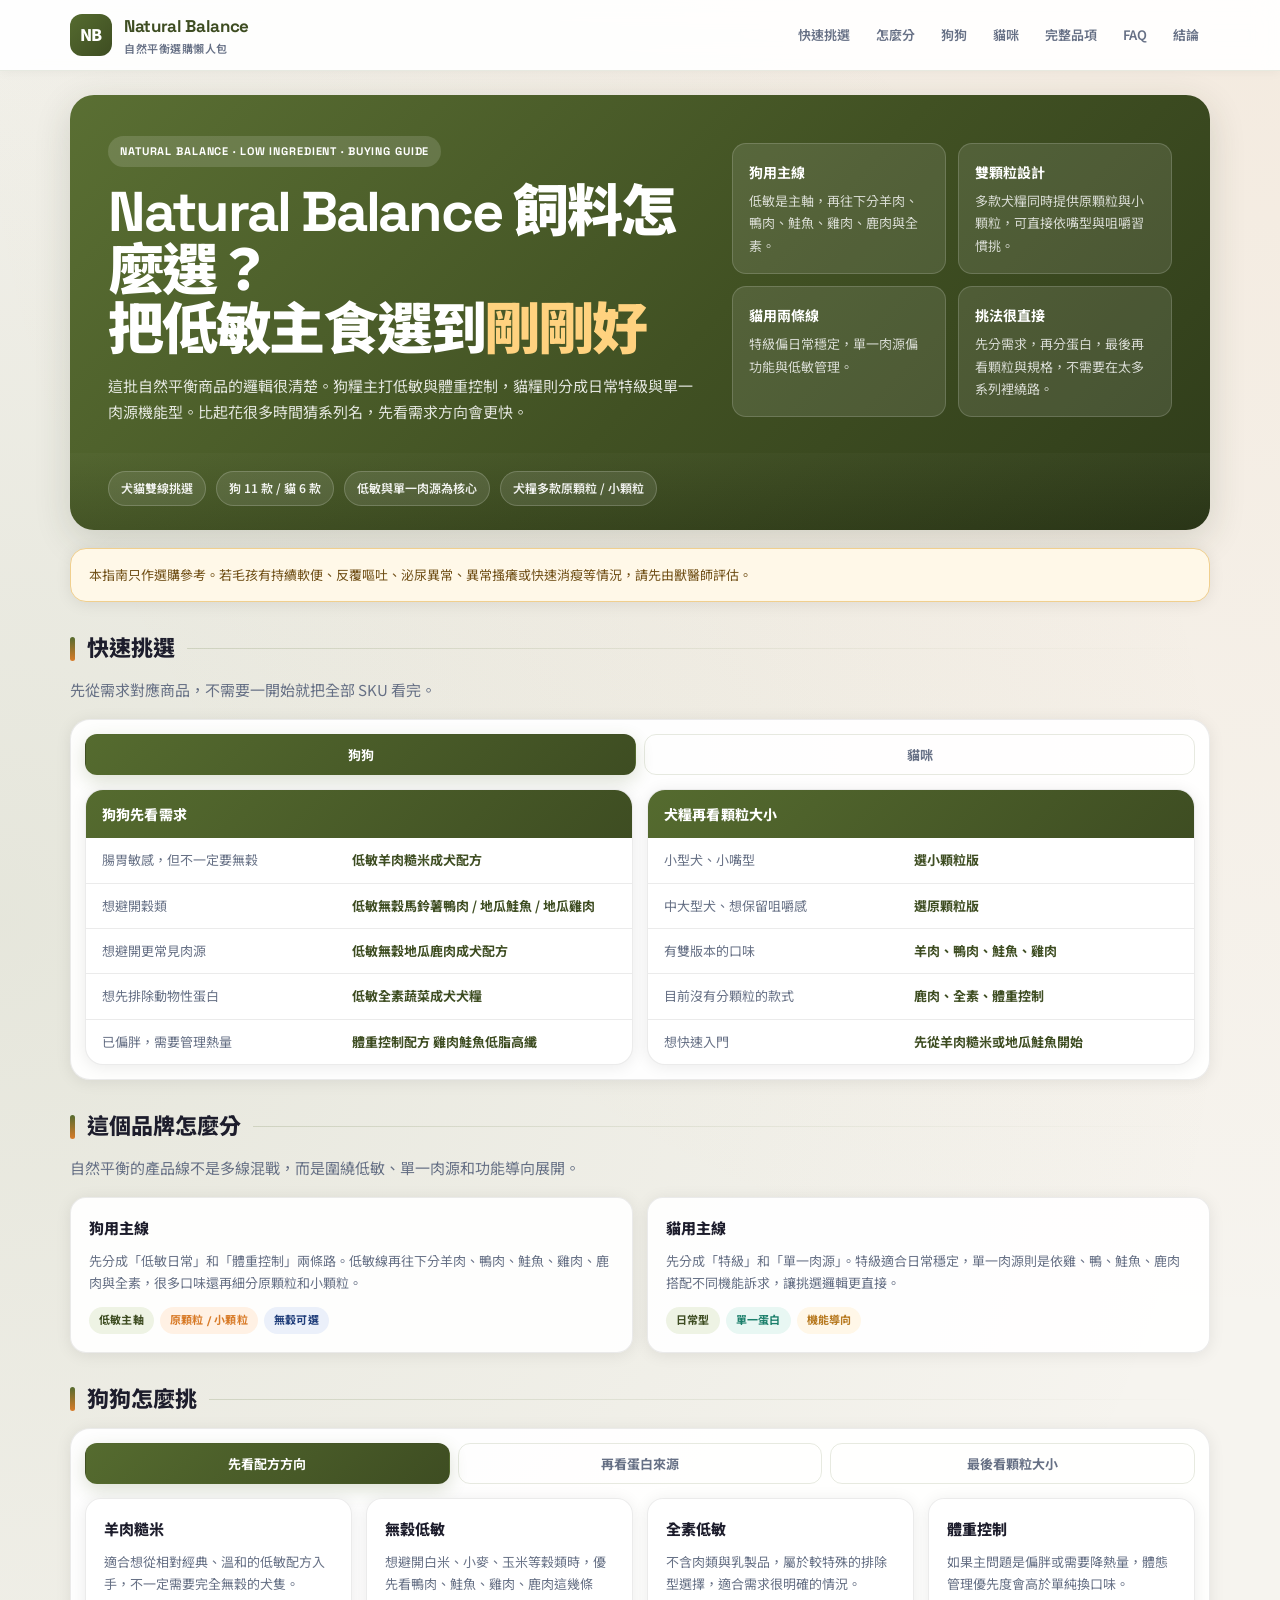
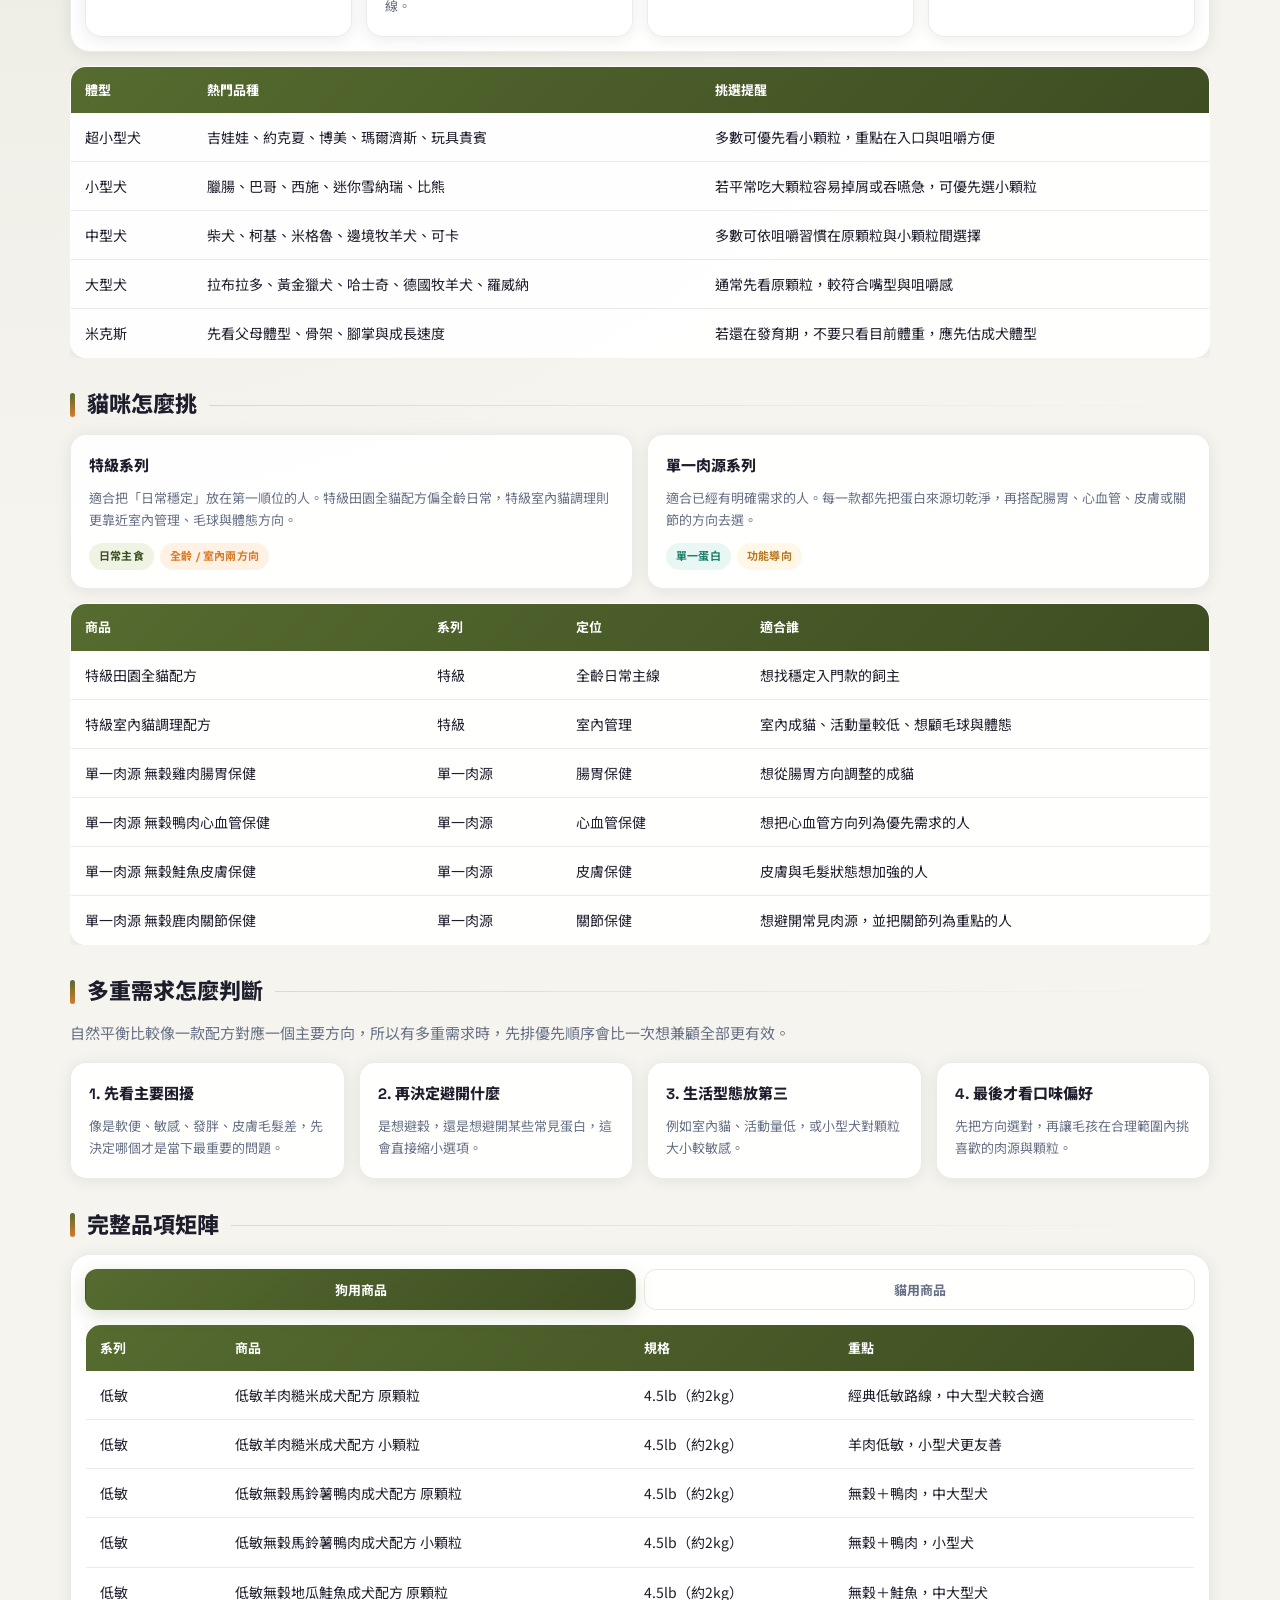
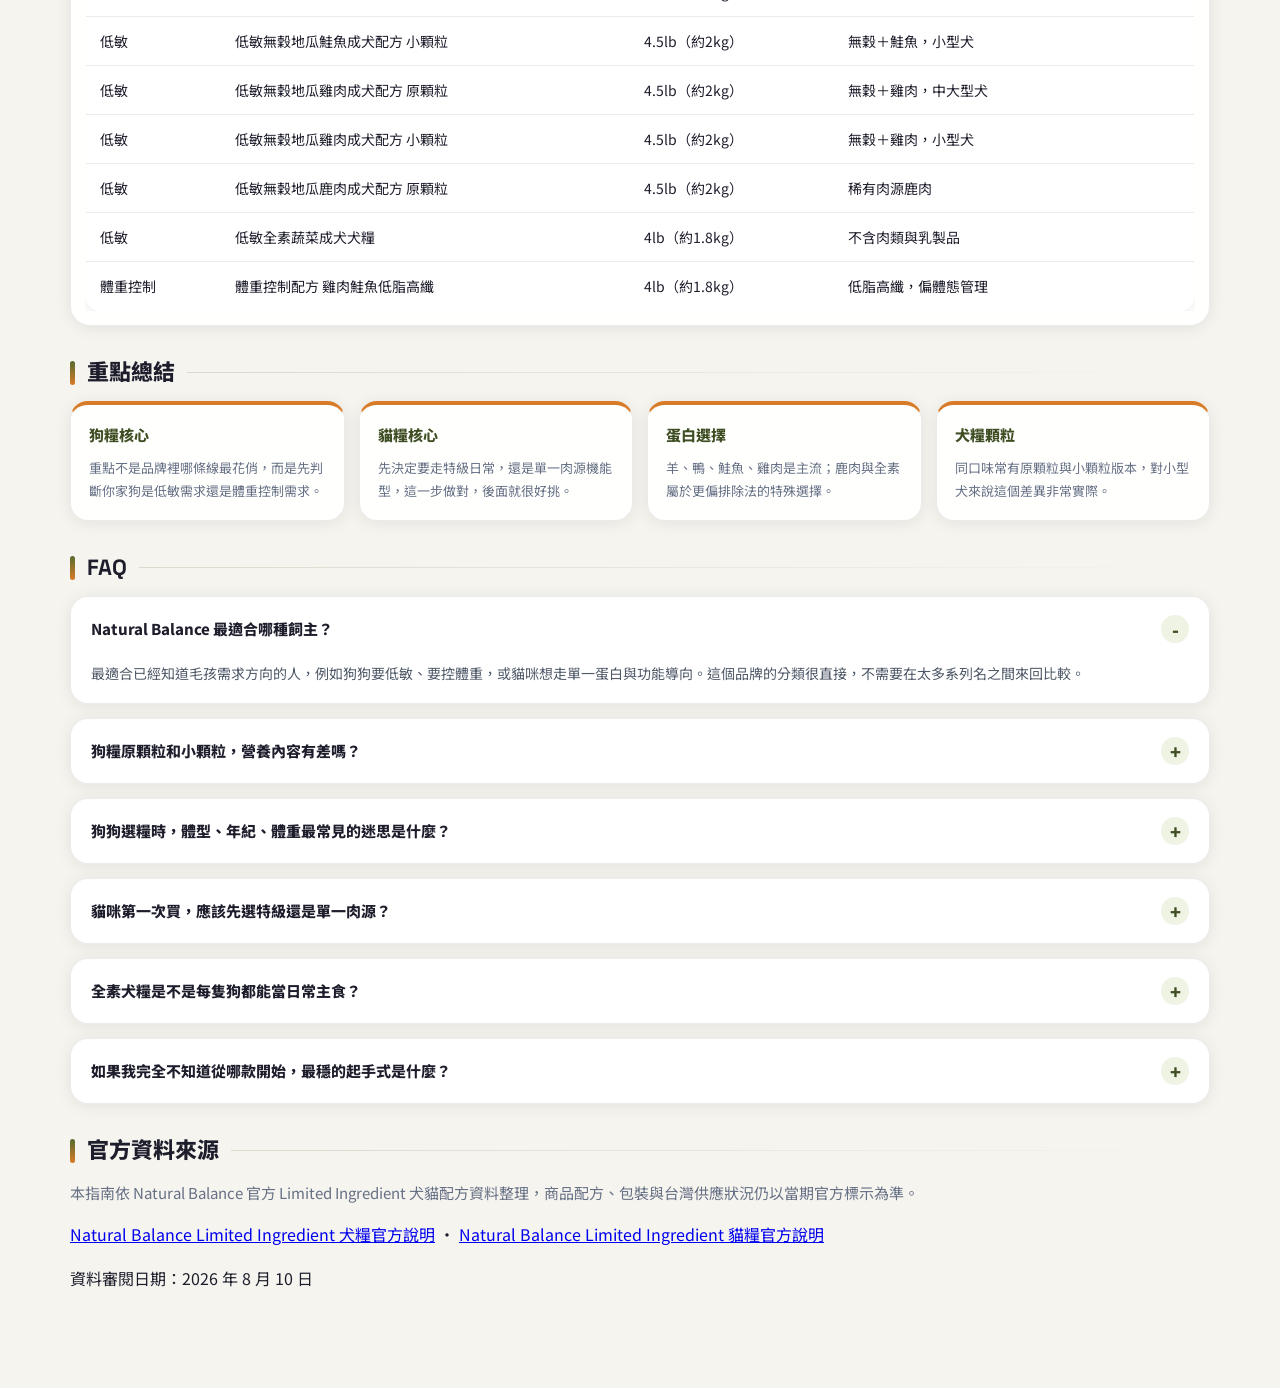
<file: guides/brands/natural_balance_buying_guide.html>
<!DOCTYPE html>
<html lang="zh-TW">
<head>
  <meta charset="UTF-8">
  <meta name="viewport" content="width=device-width, initial-scale=1.0">
  <title>Natural Balance 自然平衡飼料怎麼選？犬貓低敏配方指南</title>
  <meta name="description" content="Natural Balance 自然平衡飼料怎麼選？完整整理犬貓 Limited Ingredient 單一動物蛋白、低敏、無穀、體態管理與大小顆粒差異，幫你依年齡、體型與需求挑選。">
  <meta name="author" content="好厝邊寵物用品店">
  <meta name="robots" content="index, follow, max-image-preview:large, max-snippet:-1, max-video-preview:-1">
  <link rel="canonical" href="https://goodneighborpet.github.io/pet-commerce-link-hub/guides/brands/natural_balance_buying_guide.html">
  <link rel="icon" href="../../assets/icons/favicon.ico">
  <meta property="og:type" content="article">
  <meta property="og:locale" content="zh_TW">
  <meta property="og:site_name" content="好厝邊寵物用品店">
  <meta property="og:title" content="Natural Balance 自然平衡飼料怎麼選？犬貓低敏配方指南">
  <meta property="og:description" content="犬貓單一動物蛋白、低敏、無穀、體態與顆粒選擇一次看懂。">
  <meta property="og:url" content="https://goodneighborpet.github.io/pet-commerce-link-hub/guides/brands/natural_balance_buying_guide.html">
  <meta property="article:published_time" content="2026-04-17">
  <meta property="article:modified_time" content="2026-08-10">
  <meta property="og:image" content="https://goodneighborpet.github.io/pet-commerce-link-hub/assets/images/logos/natural-balance_logo.jpg">
  <meta property="og:image:alt" content="Natural Balance 自然平衡品牌 Logo">
  <meta name="twitter:card" content="summary">
  <meta name="twitter:title" content="Natural Balance 自然平衡飼料選購指南">
  <meta name="twitter:description" content="犬貓低敏、單一動物蛋白、無穀與體態配方快速對照。">
  <meta name="twitter:image" content="https://goodneighborpet.github.io/pet-commerce-link-hub/assets/images/logos/natural-balance_logo.jpg">
  <script type="application/ld+json">
  {
    "@context": "https://schema.org",
    "@graph": [
      {
        "@type": "Article",
        "@id": "https://goodneighborpet.github.io/pet-commerce-link-hub/guides/brands/natural_balance_buying_guide.html#article",
        "headline": "Natural Balance 自然平衡飼料怎麼選？犬貓低敏配方指南",
        "description": "Natural Balance 自然平衡犬貓 Limited Ingredient、低敏、無穀與體態配方選購指南。",
        "inLanguage": "zh-TW",
        "datePublished": "2026-04-17",
        "dateModified": "2026-08-10",
        "mainEntityOfPage": { "@id": "https://goodneighborpet.github.io/pet-commerce-link-hub/guides/brands/natural_balance_buying_guide.html" },
        "image": "https://goodneighborpet.github.io/pet-commerce-link-hub/assets/images/logos/natural-balance_logo.jpg",
        "author": { "@type": "Organization", "name": "好厝邊寵物用品店", "url": "https://goodneighborpet.github.io/pet-commerce-link-hub/" },
        "publisher": { "@type": "Organization", "name": "好厝邊寵物用品店", "logo": { "@type": "ImageObject", "url": "https://goodneighborpet.github.io/pet-commerce-link-hub/assets/images/brand/good_neighbor_pet_store_logo.png" } },
        "about": { "@type": "Brand", "name": "Natural Balance 自然平衡", "sameAs": "https://www.naturalbalanceinc.com/" }
      },
      {
        "@type": "BreadcrumbList",
        "itemListElement": [
          { "@type": "ListItem", "position": 1, "name": "首頁", "item": "https://goodneighborpet.github.io/pet-commerce-link-hub/" },
          { "@type": "ListItem", "position": 2, "name": "Natural Balance 自然平衡飼料選購指南" }
        ]
      },
      {
        "@type": "FAQPage",
        "mainEntity": [
          { "@type": "Question", "name": "Natural Balance 自然平衡適合哪種飼主？", "acceptedAnswer": { "@type": "Answer", "text": "適合已經知道毛孩需求方向的飼主，例如狗狗要低敏或體態管理，或貓咪想選單一動物蛋白與功能導向配方。" } },
          { "@type": "Question", "name": "狗糧原顆粒和小顆粒的營養內容有差嗎？", "acceptedAnswer": { "@type": "Answer", "text": "差異重點主要在顆粒大小，營養主軸相同。挑選時先決定口味與配方方向，再依嘴型、體型與進食習慣選顆粒。" } },
          { "@type": "Question", "name": "貓咪第一次買，應該先選特級還是單一肉源？", "acceptedAnswer": { "@type": "Answer", "text": "想找穩定日常主食，可先從特級田園全貓或特級室內貓開始；若已明確要往腸胃、心血管、皮膚或關節方向選，再看單一肉源系列。" } }
        ]
      }
    ]
  }
  </script>
  <link rel="preconnect" href="https://fonts.googleapis.com">
  <link rel="preconnect" href="https://fonts.gstatic.com" crossorigin>
  <link href="https://fonts.googleapis.com/css2?family=Space+Grotesk:wght@500;700&family=Noto+Sans+TC:wght@400;500;700;900&display=swap" rel="stylesheet">
  <style>
    :root {
      --brand: #556B2F;
      --brand-dark: #3E4D22;
      --brand-soft: #EEF3E4;
      --accent: #D87B28;
      --accent-soft: #FFF1E4;
      --ink: #1D1D2C;
      --muted: #667085;
      --line: rgba(0,0,0,0.08);
      --card: #FFFFFF;
      --bg: #F6F4EF;
      --shadow: 0 2px 16px rgba(0,0,0,0.08);
      --radius: 16px;
      --navy: #1F3D7A;
      --navy-soft: #EBF0FA;
      --teal: #1B7F6B;
      --teal-soft: #E8F7F3;
      --gold: #B7791F;
      --gold-soft: #FFF7E8;
    }
    * { box-sizing: border-box; }
    body {
      margin: 0;
      font-family: "Noto Sans TC", sans-serif;
      background:
        radial-gradient(circle at top right, rgba(216,123,40,0.08), transparent 28%),
        radial-gradient(circle at left 20%, rgba(85,107,47,0.10), transparent 32%),
        var(--bg);
      color: var(--ink);
      line-height: 1.72;
    }
    h1, h2, h3, h4, .brand, .kicker, .tab-btn, .badge {
      font-family: "Space Grotesk", "Noto Sans TC", sans-serif;
    }
    .header {
      position: sticky;
      top: 0;
      z-index: 20;
      background: rgba(255,255,255,0.92);
      backdrop-filter: blur(12px);
      border-bottom: 1px solid rgba(85,107,47,0.14);
      box-shadow: 0 2px 10px rgba(0,0,0,0.04);
    }
    .nav, .wrap { max-width: 1180px; margin: 0 auto; }
    .nav {
      padding: 12px 20px;
      display: flex;
      justify-content: space-between;
      align-items: center;
      gap: 18px;
    }
    .brand-wrap {
      display: flex;
      align-items: center;
      gap: 12px;
      min-width: 0;
    }
    .brand-icon {
      width: 42px;
      height: 42px;
      border-radius: 12px;
      background: linear-gradient(135deg, var(--brand), var(--brand-dark));
      color: #fff;
      display: flex;
      align-items: center;
      justify-content: center;
      font-weight: 900;
      letter-spacing: -0.03em;
      flex-shrink: 0;
    }
    .brand {
      font-size: 17px;
      font-weight: 700;
      color: var(--brand-dark);
      letter-spacing: -0.02em;
    }
    .brand-sub {
      display: block;
      font-size: 11px;
      font-weight: 600;
      color: var(--muted);
      letter-spacing: 0.05em;
      text-transform: uppercase;
      margin-top: -2px;
    }
    .links {
      display: flex;
      gap: 4px;
      flex-wrap: wrap;
    }
    .links a {
      text-decoration: none;
      color: var(--muted);
      font-size: 13px;
      font-weight: 600;
      padding: 7px 11px;
      border-radius: 999px;
      transition: all .16s ease;
    }
    .links a:hover {
      background: var(--brand-soft);
      color: var(--brand-dark);
    }
    .wrap { padding: 24px 20px 80px; }
    .hero {
      border-radius: 24px;
      overflow: hidden;
      box-shadow: 0 10px 36px rgba(45,53,28,0.16);
      background: linear-gradient(135deg, #5A6F33 0%, #415123 55%, #2F3C1A 100%);
      color: #fff;
    }
    .hero-top {
      padding: 40px 38px 28px;
    }
    .hero-grid {
      display: grid;
      grid-template-columns: 1.15fr .85fr;
      gap: 28px;
      align-items: center;
    }
    .kicker {
      display: inline-block;
      padding: 6px 12px;
      border-radius: 999px;
      font-size: 11px;
      font-weight: 700;
      letter-spacing: 0.08em;
      text-transform: uppercase;
      background: rgba(255,255,255,0.14);
      margin-bottom: 16px;
    }
    .hero h1 {
      margin: 0 0 14px;
      font-size: clamp(30px, 4.7vw, 56px);
      line-height: 1.05;
      font-weight: 900;
      letter-spacing: -0.04em;
    }
    .hero h1 em {
      color: #FFD27F;
      font-style: normal;
    }
    .hero p {
      margin: 0;
      font-size: 15px;
      color: rgba(255,255,255,0.85);
    }
    .hero-visual {
      display: grid;
      grid-template-columns: 1fr 1fr;
      gap: 12px;
    }
    .hero-card {
      padding: 16px;
      border-radius: 14px;
      background: rgba(255,255,255,0.10);
      border: 1px solid rgba(255,255,255,0.16);
    }
    .hero-card strong {
      display: block;
      margin-bottom: 6px;
      font-size: 14px;
      color: #fff;
    }
    .hero-card p {
      font-size: 13px;
      color: rgba(255,255,255,0.78);
    }
    .hero-bottom {
      padding: 18px 38px 24px;
      display: flex;
      gap: 10px;
      flex-wrap: wrap;
      background: linear-gradient(180deg, rgba(255,255,255,0.02), rgba(0,0,0,0.12));
    }
    .pill {
      display: inline-flex;
      align-items: center;
      padding: 6px 12px;
      border-radius: 999px;
      border: 1px solid rgba(255,255,255,0.18);
      background: rgba(255,255,255,0.10);
      color: rgba(255,255,255,0.92);
      font-size: 12px;
      font-weight: 600;
    }
    .notice {
      margin-top: 18px;
      padding: 15px 18px;
      border-radius: 16px;
      background: #FFF8E8;
      border: 1px solid #F0CF8E;
      color: #704F16;
      font-size: 13px;
      box-shadow: var(--shadow);
    }
    .section { margin-top: 34px; }
    .section-title {
      display: flex;
      align-items: center;
      gap: 12px;
      margin: 0 0 16px;
      font-size: 22px;
      font-weight: 800;
      line-height: 1.15;
    }
    .section-title::before {
      content: "";
      width: 5px;
      height: 24px;
      border-radius: 999px;
      background: linear-gradient(180deg, var(--brand), var(--accent));
      flex-shrink: 0;
    }
    .section-title::after {
      content: "";
      flex: 1;
      height: 1px;
      background: linear-gradient(90deg, rgba(85,107,47,0.18), transparent);
    }
    .intro {
      margin: 0 0 16px;
      font-size: 15px;
      color: var(--muted);
    }
    .card-grid {
      display: grid;
      grid-template-columns: repeat(3, 1fr);
      gap: 14px;
    }
    .card-grid-2 {
      display: grid;
      grid-template-columns: repeat(2, 1fr);
      gap: 14px;
    }
    .card-grid-4 {
      display: grid;
      grid-template-columns: repeat(4, 1fr);
      gap: 14px;
    }
    .card {
      background: rgba(255,255,255,0.92);
      border: 1px solid var(--line);
      border-radius: var(--radius);
      padding: 18px;
      box-shadow: var(--shadow);
    }
    .card h3 {
      margin: 0 0 8px;
      font-size: 15px;
      font-weight: 800;
    }
    .card p {
      margin: 0;
      color: var(--muted);
      font-size: 13px;
    }
    .mini-tags {
      display: flex;
      flex-wrap: wrap;
      gap: 6px;
      margin-top: 12px;
    }
    .badge {
      display: inline-flex;
      align-items: center;
      padding: 4px 10px;
      border-radius: 999px;
      font-size: 11px;
      font-weight: 700;
      letter-spacing: 0.02em;
    }
    .badge-green { background: var(--brand-soft); color: var(--brand-dark); }
    .badge-orange { background: var(--accent-soft); color: var(--accent); }
    .badge-blue { background: var(--navy-soft); color: var(--navy); }
    .badge-teal { background: var(--teal-soft); color: var(--teal); }
    .badge-gold { background: var(--gold-soft); color: var(--gold); }
    .tabs {
      background: rgba(255,255,255,0.94);
      border: 1px solid var(--line);
      border-radius: 20px;
      padding: 14px;
      box-shadow: var(--shadow);
    }
    .tab-row {
      display: grid;
      gap: 8px;
      margin-bottom: 14px;
    }
    .tab-row-2 { grid-template-columns: repeat(2, 1fr); }
    .tab-row-3 { grid-template-columns: repeat(3, 1fr); }
    .tab-btn {
      padding: 10px 16px;
      border-radius: 12px;
      border: 1px solid rgba(85,107,47,0.14);
      background: transparent;
      color: var(--muted);
      cursor: pointer;
      font-size: 13px;
      font-weight: 700;
      transition: all .16s ease;
      text-align: center;
    }
    .tab-btn.active {
      background: linear-gradient(135deg, var(--brand), var(--brand-dark));
      color: #fff;
      border-color: transparent;
      box-shadow: 0 6px 18px rgba(85,107,47,0.20);
    }
    .tab-pane { display: none; }
    .tab-pane.active { display: block; }
    .qp-grid {
      display: grid;
      grid-template-columns: 1fr 1fr;
      gap: 14px;
    }
    .qp-card {
      background: #fff;
      border: 1px solid var(--line);
      border-radius: 18px;
      overflow: hidden;
      box-shadow: var(--shadow);
    }
    .qp-head {
      padding: 12px 16px;
      background: linear-gradient(135deg, var(--brand), var(--brand-dark));
      color: #fff;
      font-size: 14px;
      font-weight: 800;
      letter-spacing: 0.01em;
    }
    .qp-row {
      display: grid;
      grid-template-columns: 0.95fr 1.05fr;
      gap: 12px;
      padding: 11px 16px;
      border-bottom: 1px solid var(--line);
      font-size: 13px;
    }
    .qp-row:last-child { border-bottom: none; }
    .qp-row span:first-child { color: var(--muted); }
    .qp-row span:last-child { color: var(--brand-dark); font-weight: 700; }
    .tbl-wrap {
      overflow-x: auto;
      margin-top: 10px;
    }
    table {
      width: 100%;
      border-collapse: collapse;
      font-size: 14px;
      background: rgba(255,255,255,0.96);
      border-radius: 16px;
      overflow: hidden;
      box-shadow: var(--shadow);
      border: 1px solid var(--line);
    }
    thead {
      background: linear-gradient(135deg, var(--brand), var(--brand-dark));
      color: #fff;
    }
    thead th {
      padding: 12px 14px;
      text-align: left;
      font-size: 13px;
      font-weight: 700;
    }
    tbody td {
      padding: 12px 14px;
      border-bottom: 1px solid var(--line);
      vertical-align: top;
    }
    tbody tr:last-child td { border-bottom: none; }
    tbody tr:hover td { background: var(--brand-soft); }
    .summary-grid {
      display: grid;
      grid-template-columns: repeat(4, 1fr);
      gap: 14px;
    }
    .summary-card {
      background: rgba(255,255,255,0.94);
      border: 1px solid var(--line);
      border-top: 4px solid var(--accent);
      border-radius: 18px;
      padding: 18px;
      box-shadow: var(--shadow);
    }
    .summary-card h4 {
      margin: 0 0 8px;
      font-size: 15px;
      color: var(--brand-dark);
      font-weight: 800;
    }
    .summary-card p {
      margin: 0;
      font-size: 13px;
      color: var(--muted);
    }
    .faq-list {
      display: grid;
      gap: 14px;
    }
    .faq-item {
      background: rgba(255,255,255,0.96);
      border: 1px solid var(--line);
      border-radius: 18px;
      overflow: hidden;
      box-shadow: var(--shadow);
    }
    .faq-item summary {
      list-style: none;
      cursor: pointer;
      padding: 18px 20px;
      display: flex;
      align-items: center;
      justify-content: space-between;
      gap: 16px;
      font-size: 15px;
      font-weight: 800;
    }
    .faq-item summary::-webkit-details-marker { display: none; }
    .faq-item summary::after {
      content: "+";
      width: 28px;
      height: 28px;
      border-radius: 50%;
      flex-shrink: 0;
      display: inline-flex;
      align-items: center;
      justify-content: center;
      background: var(--brand-soft);
      color: var(--brand-dark);
      font-size: 18px;
      font-weight: 900;
    }
    .faq-item[open] summary::after { content: "-"; }
    .faq-body {
      padding: 0 20px 18px;
      color: #4F5968;
      font-size: 14px;
    }
    .faq-body p { margin: 0; }
    .faq-body p + p { margin-top: 10px; }
    @media (max-width: 920px) {
      .hero-grid { grid-template-columns: 1fr; }
      .summary-grid { grid-template-columns: repeat(2, 1fr); }
      .card-grid, .card-grid-4 { grid-template-columns: repeat(2, 1fr); }
    }
    @media (max-width: 760px) {
      .hero-visual { display: none; }
      .qp-grid, .card-grid-2, .summary-grid { grid-template-columns: 1fr; }
      .tab-row-3 { grid-template-columns: 1fr; }
    }
    @media (max-width: 560px) {
      .links { display: none; }
      .card-grid, .card-grid-4 { grid-template-columns: 1fr; }
      .hero-top { padding: 28px 20px 22px; }
      .hero-bottom { padding: 16px 20px 22px; }
      .qp-row { grid-template-columns: 1fr; gap: 4px; }
    }
  </style>
</head>
<body>

<header class="header">
  <nav class="nav">
    <div class="brand-wrap">
      <div class="brand-icon">NB</div>
      <div>
        <span class="brand">Natural Balance</span>
        <span class="brand-sub">自然平衡選購懶人包</span>
      </div>
    </div>
    <div class="links">
      <a href="#pick">快速挑選</a>
      <a href="#logic">怎麼分</a>
      <a href="#dog">狗狗</a>
      <a href="#cat">貓咪</a>
      <a href="#matrix">完整品項</a>
      <a href="#faq">FAQ</a>
      <a href="#summary">結論</a>
    </div>
  </nav>
</header>

<div class="wrap">

  <div class="hero">
    <div class="hero-top">
      <div class="hero-grid">
        <div>
          <div class="kicker">Natural Balance · Low Ingredient · Buying Guide</div>
          <h1>Natural Balance 飼料怎麼選？<br>把低敏主食選到<em>剛剛好</em></h1>
          <p>這批自然平衡商品的邏輯很清楚。狗糧主打低敏與體重控制，貓糧則分成日常特級與單一肉源機能型。比起花很多時間猜系列名，先看需求方向會更快。</p>
        </div>
        <div class="hero-visual">
          <div class="hero-card">
            <strong>狗用主線</strong>
            <p>低敏是主軸，再往下分羊肉、鴨肉、鮭魚、雞肉、鹿肉與全素。</p>
          </div>
          <div class="hero-card">
            <strong>雙顆粒設計</strong>
            <p>多款犬糧同時提供原顆粒與小顆粒，可直接依嘴型與咀嚼習慣挑。</p>
          </div>
          <div class="hero-card">
            <strong>貓用兩條線</strong>
            <p>特級偏日常穩定，單一肉源偏功能與低敏管理。</p>
          </div>
          <div class="hero-card">
            <strong>挑法很直接</strong>
            <p>先分需求，再分蛋白，最後再看顆粒與規格，不需要在太多系列裡繞路。</p>
          </div>
        </div>
      </div>
    </div>
    <div class="hero-bottom">
      <span class="pill">犬貓雙線挑選</span>
      <span class="pill">狗 11 款 / 貓 6 款</span>
      <span class="pill">低敏與單一肉源為核心</span>
      <span class="pill">犬糧多款原顆粒 / 小顆粒</span>
    </div>
  </div>

  <div class="notice">
    本指南只作選購參考。若毛孩有持續軟便、反覆嘔吐、泌尿異常、異常搔癢或快速消瘦等情況，請先由獸醫師評估。
  </div>

  <section class="section" id="pick">
    <h2 class="section-title">快速挑選</h2>
    <p class="intro">先從需求對應商品，不需要一開始就把全部 SKU 看完。</p>
    <div class="tabs">
      <div class="tab-row tab-row-2">
        <button class="tab-btn active" onclick="switchTab(this,'pick-dog')">狗狗</button>
        <button class="tab-btn" onclick="switchTab(this,'pick-cat')">貓咪</button>
      </div>

      <div id="pick-dog" class="tab-pane active">
        <div class="qp-grid">
          <div class="qp-card">
            <div class="qp-head">狗狗先看需求</div>
            <div class="qp-row"><span>腸胃敏感，但不一定要無穀</span><span>低敏羊肉糙米成犬配方</span></div>
            <div class="qp-row"><span>想避開穀類</span><span>低敏無穀馬鈴薯鴨肉 / 地瓜鮭魚 / 地瓜雞肉</span></div>
            <div class="qp-row"><span>想避開更常見肉源</span><span>低敏無穀地瓜鹿肉成犬配方</span></div>
            <div class="qp-row"><span>想先排除動物性蛋白</span><span>低敏全素蔬菜成犬犬糧</span></div>
            <div class="qp-row"><span>已偏胖，需要管理熱量</span><span>體重控制配方 雞肉鮭魚低脂高纖</span></div>
          </div>
          <div class="qp-card">
            <div class="qp-head">犬糧再看顆粒大小</div>
            <div class="qp-row"><span>小型犬、小嘴型</span><span>選小顆粒版</span></div>
            <div class="qp-row"><span>中大型犬、想保留咀嚼感</span><span>選原顆粒版</span></div>
            <div class="qp-row"><span>有雙版本的口味</span><span>羊肉、鴨肉、鮭魚、雞肉</span></div>
            <div class="qp-row"><span>目前沒有分顆粒的款式</span><span>鹿肉、全素、體重控制</span></div>
            <div class="qp-row"><span>想快速入門</span><span>先從羊肉糙米或地瓜鮭魚開始</span></div>
          </div>
        </div>
      </div>

      <div id="pick-cat" class="tab-pane">
        <div class="qp-grid">
          <div class="qp-card">
            <div class="qp-head">貓咪先分主線</div>
            <div class="qp-row"><span>想找穩定日常主食</span><span>特級田園全貓配方</span></div>
            <div class="qp-row"><span>室內成貓、活動量較低</span><span>特級室內貓調理配方</span></div>
            <div class="qp-row"><span>敏感體質、想走單一蛋白</span><span>單一肉源系列</span></div>
            <div class="qp-row"><span>想加強皮膚毛髮</span><span>單一肉源 無穀鮭魚皮膚保健</span></div>
            <div class="qp-row"><span>想避開常見肉源</span><span>單一肉源 無穀鹿肉關節保健</span></div>
          </div>
          <div class="qp-card">
            <div class="qp-head">單一肉源怎麼分</div>
            <div class="qp-row"><span>腸胃保健</span><span>雞肉</span></div>
            <div class="qp-row"><span>心血管保健</span><span>鴨肉</span></div>
            <div class="qp-row"><span>皮膚保健</span><span>鮭魚</span></div>
            <div class="qp-row"><span>關節保健</span><span>鹿肉</span></div>
            <div class="qp-row"><span>想先安全起手</span><span>先從特級田園全貓或特級室內貓開始</span></div>
          </div>
        </div>
      </div>
    </div>
  </section>

  <section class="section" id="logic">
    <h2 class="section-title">這個品牌怎麼分</h2>
    <p class="intro">自然平衡的產品線不是多線混戰，而是圍繞低敏、單一肉源和功能導向展開。</p>
    <div class="card-grid-2">
      <div class="card">
        <h3>狗用主線</h3>
        <p>先分成「低敏日常」和「體重控制」兩條路。低敏線再往下分羊肉、鴨肉、鮭魚、雞肉、鹿肉與全素，很多口味還再細分原顆粒和小顆粒。</p>
        <div class="mini-tags">
          <span class="badge badge-green">低敏主軸</span>
          <span class="badge badge-orange">原顆粒 / 小顆粒</span>
          <span class="badge badge-blue">無穀可選</span>
        </div>
      </div>
      <div class="card">
        <h3>貓用主線</h3>
        <p>先分成「特級」和「單一肉源」。特級適合日常穩定，單一肉源則是依雞、鴨、鮭魚、鹿肉搭配不同機能訴求，讓挑選邏輯更直接。</p>
        <div class="mini-tags">
          <span class="badge badge-green">日常型</span>
          <span class="badge badge-teal">單一蛋白</span>
          <span class="badge badge-gold">機能導向</span>
        </div>
      </div>
    </div>
  </section>

  <section class="section" id="dog">
    <h2 class="section-title">狗狗怎麼挑</h2>
    <div class="tabs">
      <div class="tab-row tab-row-3">
        <button class="tab-btn active" onclick="switchTab(this,'dog-step1')">先看配方方向</button>
        <button class="tab-btn" onclick="switchTab(this,'dog-step2')">再看蛋白來源</button>
        <button class="tab-btn" onclick="switchTab(this,'dog-step3')">最後看顆粒大小</button>
      </div>

      <div id="dog-step1" class="tab-pane active">
        <div class="card-grid-4">
          <div class="card">
            <h3>羊肉糙米</h3>
            <p>適合想從相對經典、溫和的低敏配方入手，不一定需要完全無穀的犬隻。</p>
          </div>
          <div class="card">
            <h3>無穀低敏</h3>
            <p>想避開白米、小麥、玉米等穀類時，優先看鴨肉、鮭魚、雞肉、鹿肉這幾條線。</p>
          </div>
          <div class="card">
            <h3>全素低敏</h3>
            <p>不含肉類與乳製品，屬於較特殊的排除型選擇，適合需求很明確的情況。</p>
          </div>
          <div class="card">
            <h3>體重控制</h3>
            <p>如果主問題是偏胖或需要降熱量，體態管理優先度會高於單純換口味。</p>
          </div>
        </div>
      </div>

      <div id="dog-step2" class="tab-pane">
        <div class="tbl-wrap">
          <table>
            <thead>
              <tr>
                <th>蛋白主軸</th>
                <th>對應商品</th>
                <th>適合先看的人</th>
              </tr>
            </thead>
            <tbody>
              <tr>
                <td>羊肉</td>
                <td>低敏羊肉糙米成犬配方</td>
                <td>想從經典低敏路線開始</td>
              </tr>
              <tr>
                <td>鴨肉</td>
                <td>低敏無穀馬鈴薯鴨肉成犬配方</td>
                <td>想走無穀低敏、蛋白來源明確</td>
              </tr>
              <tr>
                <td>鮭魚</td>
                <td>低敏無穀地瓜鮭魚成犬配方</td>
                <td>想兼顧低敏與皮毛保養方向</td>
              </tr>
              <tr>
                <td>雞肉</td>
                <td>低敏無穀地瓜雞肉成犬配方</td>
                <td>想找無穀日常主食，但不特別追求稀有肉源</td>
              </tr>
              <tr>
                <td>鹿肉</td>
                <td>低敏無穀地瓜鹿肉成犬配方</td>
                <td>想避開更常見的肉類蛋白</td>
              </tr>
              <tr>
                <td>全素</td>
                <td>低敏全素蔬菜成犬犬糧</td>
                <td>想先排除動物性蛋白與乳製品</td>
              </tr>
            </tbody>
          </table>
        </div>
      </div>

      <div id="dog-step3" class="tab-pane">
        <div class="card-grid-2">
          <div class="card">
            <h3>原顆粒</h3>
            <p>較適合中大型犬，或喜歡保留咀嚼感的狗，顆粒大小約為 12mm 左右。</p>
            <div class="mini-tags">
              <span class="badge badge-green">中大型犬</span>
              <span class="badge badge-orange">咀嚼感較強</span>
            </div>
          </div>
          <div class="card">
            <h3>小顆粒</h3>
            <p>較適合小型犬、嘴巴較小，或本來就偏好小顆粒的犬隻，顆粒大小約為 6–7mm 左右。</p>
            <div class="mini-tags">
              <span class="badge badge-green">小型犬</span>
              <span class="badge badge-blue">入口更輕鬆</span>
            </div>
          </div>
        </div>
      </div>
    </div>

    <div class="tbl-wrap" style="margin-top:14px;">
      <table>
        <thead>
          <tr>
            <th>體型</th>
            <th>熱門品種</th>
            <th>挑選提醒</th>
          </tr>
        </thead>
        <tbody>
          <tr>
            <td>超小型犬</td>
            <td>吉娃娃、約克夏、博美、瑪爾濟斯、玩具貴賓</td>
            <td>多數可優先看小顆粒，重點在入口與咀嚼方便</td>
          </tr>
          <tr>
            <td>小型犬</td>
            <td>臘腸、巴哥、西施、迷你雪納瑞、比熊</td>
            <td>若平常吃大顆粒容易掉屑或吞嚥急，可優先選小顆粒</td>
          </tr>
          <tr>
            <td>中型犬</td>
            <td>柴犬、柯基、米格魯、邊境牧羊犬、可卡</td>
            <td>多數可依咀嚼習慣在原顆粒與小顆粒間選擇</td>
          </tr>
          <tr>
            <td>大型犬</td>
            <td>拉布拉多、黃金獵犬、哈士奇、德國牧羊犬、羅威納</td>
            <td>通常先看原顆粒，較符合嘴型與咀嚼感</td>
          </tr>
          <tr>
            <td>米克斯</td>
            <td>先看父母體型、骨架、腳掌與成長速度</td>
            <td>若還在發育期，不要只看目前體重，應先估成犬體型</td>
          </tr>
        </tbody>
      </table>
    </div>
  </section>

  <section class="section" id="cat">
    <h2 class="section-title">貓咪怎麼挑</h2>
    <div class="card-grid-2">
      <div class="card">
        <h3>特級系列</h3>
        <p>適合把「日常穩定」放在第一順位的人。特級田園全貓配方偏全齡日常，特級室內貓調理則更靠近室內管理、毛球與體態方向。</p>
        <div class="mini-tags">
          <span class="badge badge-green">日常主食</span>
          <span class="badge badge-orange">全齡 / 室內兩方向</span>
        </div>
      </div>
      <div class="card">
        <h3>單一肉源系列</h3>
        <p>適合已經有明確需求的人。每一款都先把蛋白來源切乾淨，再搭配腸胃、心血管、皮膚或關節的方向去選。</p>
        <div class="mini-tags">
          <span class="badge badge-teal">單一蛋白</span>
          <span class="badge badge-gold">功能導向</span>
        </div>
      </div>
    </div>

    <div class="tbl-wrap" style="margin-top:14px;">
      <table>
        <thead>
          <tr>
            <th>商品</th>
            <th>系列</th>
            <th>定位</th>
            <th>適合誰</th>
          </tr>
        </thead>
        <tbody>
          <tr>
            <td>特級田園全貓配方</td>
            <td>特級</td>
            <td>全齡日常主線</td>
            <td>想找穩定入門款的飼主</td>
          </tr>
          <tr>
            <td>特級室內貓調理配方</td>
            <td>特級</td>
            <td>室內管理</td>
            <td>室內成貓、活動量較低、想顧毛球與體態</td>
          </tr>
          <tr>
            <td>單一肉源 無穀雞肉腸胃保健</td>
            <td>單一肉源</td>
            <td>腸胃保健</td>
            <td>想從腸胃方向調整的成貓</td>
          </tr>
          <tr>
            <td>單一肉源 無穀鴨肉心血管保健</td>
            <td>單一肉源</td>
            <td>心血管保健</td>
            <td>想把心血管方向列為優先需求的人</td>
          </tr>
          <tr>
            <td>單一肉源 無穀鮭魚皮膚保健</td>
            <td>單一肉源</td>
            <td>皮膚保健</td>
            <td>皮膚與毛髮狀態想加強的人</td>
          </tr>
          <tr>
            <td>單一肉源 無穀鹿肉關節保健</td>
            <td>單一肉源</td>
            <td>關節保健</td>
            <td>想避開常見肉源，並把關節列為重點的人</td>
          </tr>
        </tbody>
      </table>
    </div>
  </section>

  <section class="section">
    <h2 class="section-title">多重需求怎麼判斷</h2>
    <p class="intro">自然平衡比較像一款配方對應一個主要方向，所以有多重需求時，先排優先順序會比一次想兼顧全部更有效。</p>
    <div class="card-grid-4">
      <div class="card">
        <h3>1. 先看主要困擾</h3>
        <p>像是軟便、敏感、發胖、皮膚毛髮差，先決定哪個才是當下最重要的問題。</p>
      </div>
      <div class="card">
        <h3>2. 再決定避開什麼</h3>
        <p>是想避穀，還是想避開某些常見蛋白，這會直接縮小選項。</p>
      </div>
      <div class="card">
        <h3>3. 生活型態放第三</h3>
        <p>例如室內貓、活動量低，或小型犬對顆粒大小較敏感。</p>
      </div>
      <div class="card">
        <h3>4. 最後才看口味偏好</h3>
        <p>先把方向選對，再讓毛孩在合理範圍內挑喜歡的肉源與顆粒。</p>
      </div>
    </div>
  </section>

  <section class="section" id="matrix">
    <h2 class="section-title">完整品項矩陣</h2>
    <div class="tabs">
      <div class="tab-row tab-row-2">
        <button class="tab-btn active" onclick="switchTab(this,'matrix-dog')">狗用商品</button>
        <button class="tab-btn" onclick="switchTab(this,'matrix-cat')">貓用商品</button>
      </div>

      <div id="matrix-dog" class="tab-pane active">
        <div class="tbl-wrap">
          <table>
            <thead>
              <tr>
                <th>系列</th>
                <th>商品</th>
                <th>規格</th>
                <th>重點</th>
              </tr>
            </thead>
            <tbody>
              <tr><td>低敏</td><td>低敏羊肉糙米成犬配方 原顆粒</td><td>4.5lb（約2kg）</td><td>經典低敏路線，中大型犬較合適</td></tr>
              <tr><td>低敏</td><td>低敏羊肉糙米成犬配方 小顆粒</td><td>4.5lb（約2kg）</td><td>羊肉低敏，小型犬更友善</td></tr>
              <tr><td>低敏</td><td>低敏無穀馬鈴薯鴨肉成犬配方 原顆粒</td><td>4.5lb（約2kg）</td><td>無穀＋鴨肉，中大型犬</td></tr>
              <tr><td>低敏</td><td>低敏無穀馬鈴薯鴨肉成犬配方 小顆粒</td><td>4.5lb（約2kg）</td><td>無穀＋鴨肉，小型犬</td></tr>
              <tr><td>低敏</td><td>低敏無穀地瓜鮭魚成犬配方 原顆粒</td><td>4.5lb（約2kg）</td><td>無穀＋鮭魚，中大型犬</td></tr>
              <tr><td>低敏</td><td>低敏無穀地瓜鮭魚成犬配方 小顆粒</td><td>4.5lb（約2kg）</td><td>無穀＋鮭魚，小型犬</td></tr>
              <tr><td>低敏</td><td>低敏無穀地瓜雞肉成犬配方 原顆粒</td><td>4.5lb（約2kg）</td><td>無穀＋雞肉，中大型犬</td></tr>
              <tr><td>低敏</td><td>低敏無穀地瓜雞肉成犬配方 小顆粒</td><td>4.5lb（約2kg）</td><td>無穀＋雞肉，小型犬</td></tr>
              <tr><td>低敏</td><td>低敏無穀地瓜鹿肉成犬配方 原顆粒</td><td>4.5lb（約2kg）</td><td>稀有肉源鹿肉</td></tr>
              <tr><td>低敏</td><td>低敏全素蔬菜成犬犬糧</td><td>4lb（約1.8kg）</td><td>不含肉類與乳製品</td></tr>
              <tr><td>體重控制</td><td>體重控制配方 雞肉鮭魚低脂高纖</td><td>4lb（約1.8kg）</td><td>低脂高纖，偏體態管理</td></tr>
            </tbody>
          </table>
        </div>
      </div>

      <div id="matrix-cat" class="tab-pane">
        <div class="tbl-wrap">
          <table>
            <thead>
              <tr>
                <th>系列</th>
                <th>商品</th>
                <th>規格</th>
                <th>重點</th>
              </tr>
            </thead>
            <tbody>
              <tr><td>特級</td><td>特級田園全貓配方</td><td>6lb（約2.7kg）</td><td>全齡日常主線</td></tr>
              <tr><td>特級</td><td>特級室內貓調理配方</td><td>6lb（約2.7kg）</td><td>室內管理、毛球與體態方向</td></tr>
              <tr><td>單一肉源</td><td>單一肉源 無穀雞肉腸胃保健成貓配方</td><td>4lb（約1.8kg）</td><td>雞肉單一蛋白，腸胃方向</td></tr>
              <tr><td>單一肉源</td><td>單一肉源 無穀鴨肉心血管保健成貓配方</td><td>4lb（約1.8kg）</td><td>鴨肉單一蛋白，心血管方向</td></tr>
              <tr><td>單一肉源</td><td>單一肉源 無穀鮭魚皮膚保健成貓配方</td><td>4lb（約1.8kg）</td><td>鮭魚單一蛋白，皮膚方向</td></tr>
              <tr><td>單一肉源</td><td>單一肉源 無穀鹿肉關節保健成貓配方</td><td>4lb（約1.8kg）</td><td>鹿肉單一蛋白，關節方向</td></tr>
            </tbody>
          </table>
        </div>
      </div>
    </div>
  </section>

  <section class="section" id="summary">
    <h2 class="section-title">重點總結</h2>
    <div class="summary-grid">
      <div class="summary-card">
        <h4>狗糧核心</h4>
        <p>重點不是品牌裡哪條線最花俏，而是先判斷你家狗是低敏需求還是體重控制需求。</p>
      </div>
      <div class="summary-card">
        <h4>貓糧核心</h4>
        <p>先決定要走特級日常，還是單一肉源機能型，這一步做對，後面就很好挑。</p>
      </div>
      <div class="summary-card">
        <h4>蛋白選擇</h4>
        <p>羊、鴨、鮭魚、雞肉是主流；鹿肉與全素屬於更偏排除法的特殊選擇。</p>
      </div>
      <div class="summary-card">
        <h4>犬糧顆粒</h4>
        <p>同口味常有原顆粒與小顆粒版本，對小型犬來說這個差異非常實際。</p>
      </div>
    </div>
  </section>

  <section class="section" id="faq">
    <h2 class="section-title">FAQ</h2>
    <div class="faq-list">
      <details class="faq-item" open>
        <summary>Natural Balance 最適合哪種飼主？</summary>
        <div class="faq-body">
          <p>最適合已經知道毛孩需求方向的人，例如狗狗要低敏、要控體重，或貓咪想走單一蛋白與功能導向。這個品牌的分類很直接，不需要在太多系列名之間來回比較。</p>
        </div>
      </details>
      <details class="faq-item">
        <summary>狗糧原顆粒和小顆粒，營養內容有差嗎？</summary>
        <div class="faq-body">
          <p>差異重點主要在顆粒大小，營養主軸相同。挑選時先決定口味與配方方向，再依嘴型、體型與進食習慣選原顆粒或小顆粒就可以。</p>
        </div>
      </details>
      <details class="faq-item">
        <summary>狗狗選糧時，體型、年紀、體重最常見的迷思是什麼？</summary>
        <div class="faq-body">
          <p>最常見的迷思是把三件事混在一起看。年紀決定的是幼犬、成犬或熟齡的營養方向；體型決定的常常是顆粒大小與進食便利性；體重則比較像你現在要不要優先做體態管理。</p>
          <p>例如幼犬現在只有幾公斤，不代表未來就該用小型犬邏輯思考。如果是拉布拉多、黃金、哈士奇這類會長大的犬種，應先看成犬預期體型，而不是只看目前體重。反過來，如果狗狗已偏胖，優先要處理的是熱量和脂肪管理，不是先改小顆粒或只換口味。</p>
          <p>簡單記法是：先看年紀與主要需求，再看成犬體型，最後才看顆粒大小。</p>
        </div>
      </details>
      <details class="faq-item">
        <summary>貓咪第一次買，應該先選特級還是單一肉源？</summary>
        <div class="faq-body">
          <p>如果只是想找穩定日常主食，先從特級田園全貓或特級室內貓開始。若你已經知道要往腸胃、心血管、皮膚或關節方向選，再切到單一肉源會更有效率。</p>
        </div>
      </details>
      <details class="faq-item">
        <summary>全素犬糧是不是每隻狗都能當日常主食？</summary>
        <div class="faq-body">
          <p>它屬於比較特殊的低敏排除型選項，適合需求很明確時使用。若要長期作為主食，尤其是幼犬、特殊體況犬或有疾病史的犬隻，仍建議先和獸醫師確認。</p>
        </div>
      </details>
      <details class="faq-item">
        <summary>如果我完全不知道從哪款開始，最穩的起手式是什麼？</summary>
        <div class="faq-body">
          <p>狗狗可以先從低敏羊肉糙米或低敏無穀地瓜鮭魚開始；貓咪可以先從特級田園全貓或特級室內貓調理開始。這幾款最容易理解，也最能快速觀察毛孩對方向的接受度。</p>
        </div>
      </details>
    </div>
  </section>

  <section class="section" aria-labelledby="sources-title">
    <h2 class="section-title" id="sources-title">官方資料來源</h2>
    <p class="intro">本指南依 Natural Balance 官方 Limited Ingredient 犬貓配方資料整理，商品配方、包裝與台灣供應狀況仍以當期官方標示為準。</p>
    <p><a href="https://www.naturalbalanceinc.com/dog-recipes/limited-ingredient/" target="_blank" rel="noopener noreferrer external">Natural Balance Limited Ingredient 犬糧官方說明</a> · <a href="https://www.naturalbalanceinc.com/cat-recipes/limited-ingredient/" target="_blank" rel="noopener noreferrer external">Natural Balance Limited Ingredient 貓糧官方說明</a></p>
    <p>資料審閱日期：<time datetime="2026-08-10">2026 年 8 月 10 日</time></p>
  </section>

</div>

<script>
  function switchTab(btn, paneId) {
    const tabs = btn.closest('.tabs');
    tabs.querySelectorAll('.tab-btn').forEach((item) => item.classList.remove('active'));
    tabs.querySelectorAll('.tab-pane').forEach((pane) => pane.classList.remove('active'));
    btn.classList.add('active');
    tabs.querySelector('#' + paneId).classList.add('active');
  }
</script>

</body>
</html>
</file>
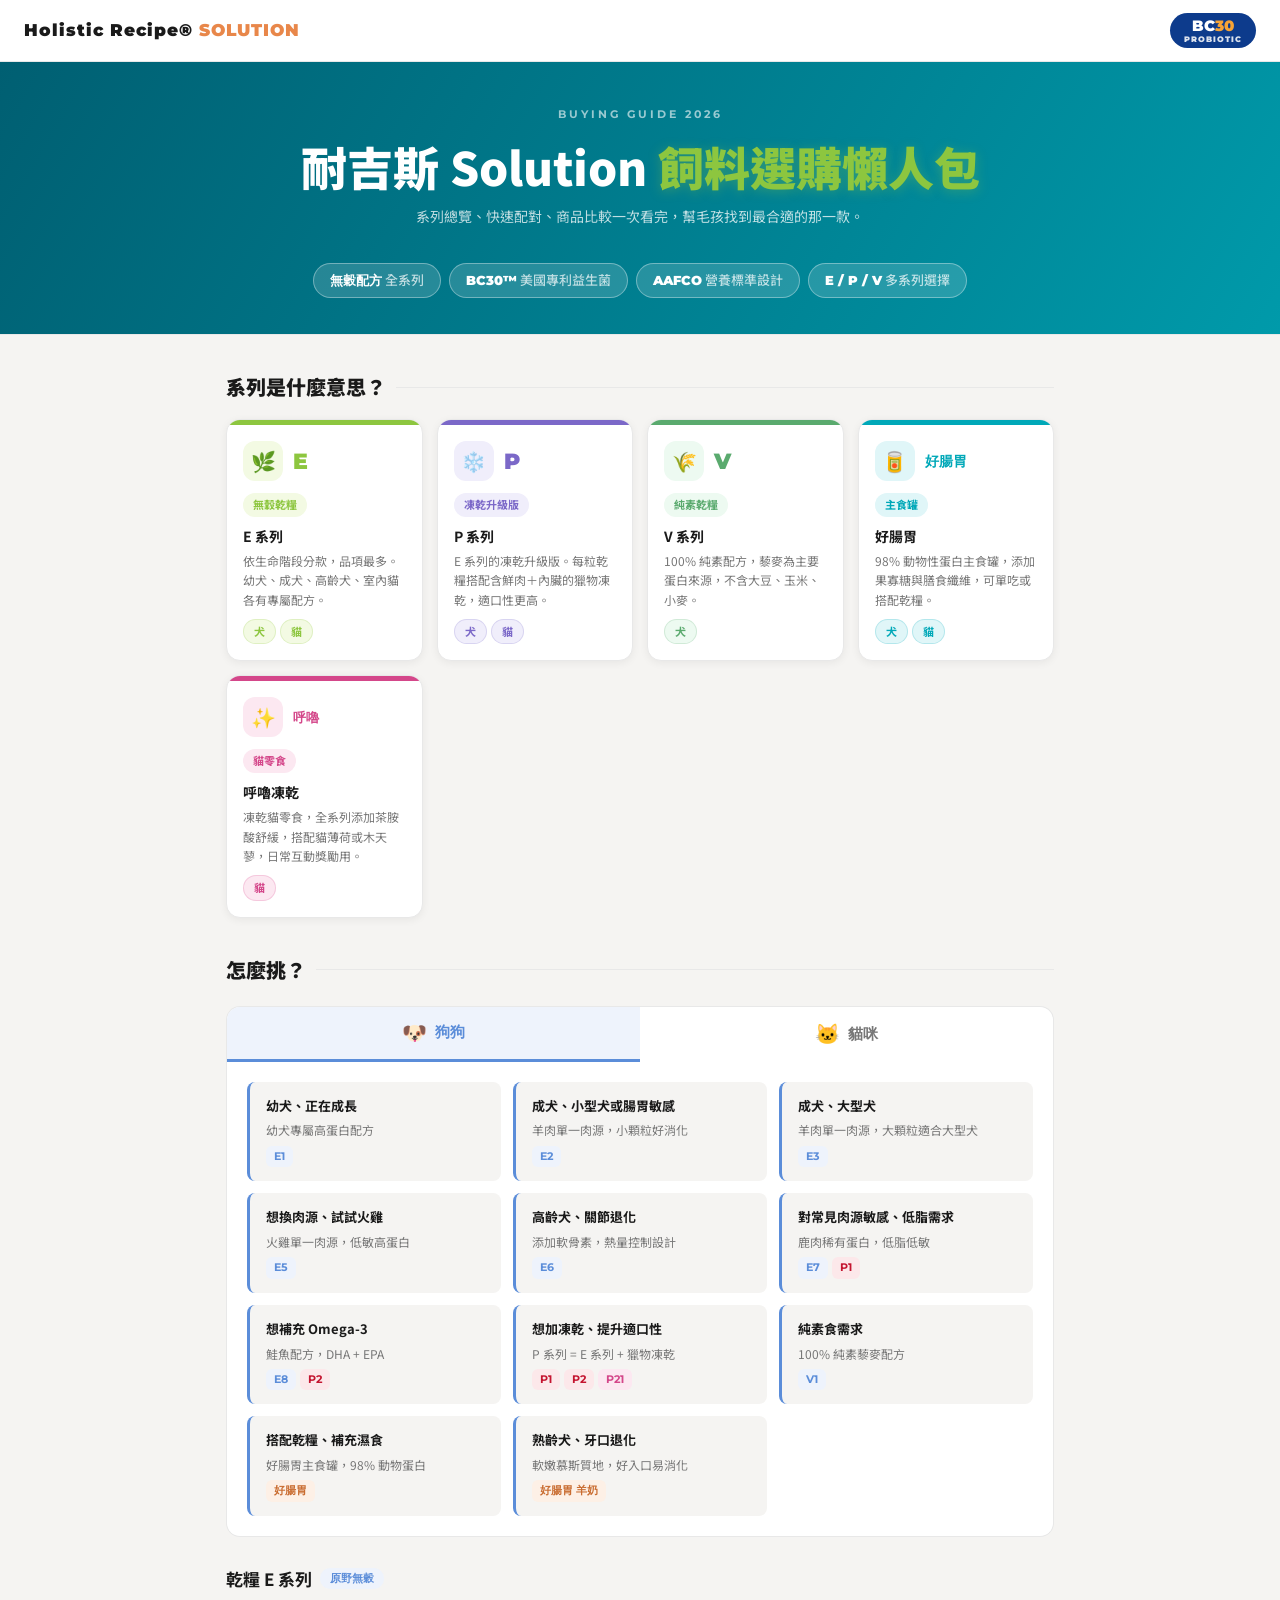
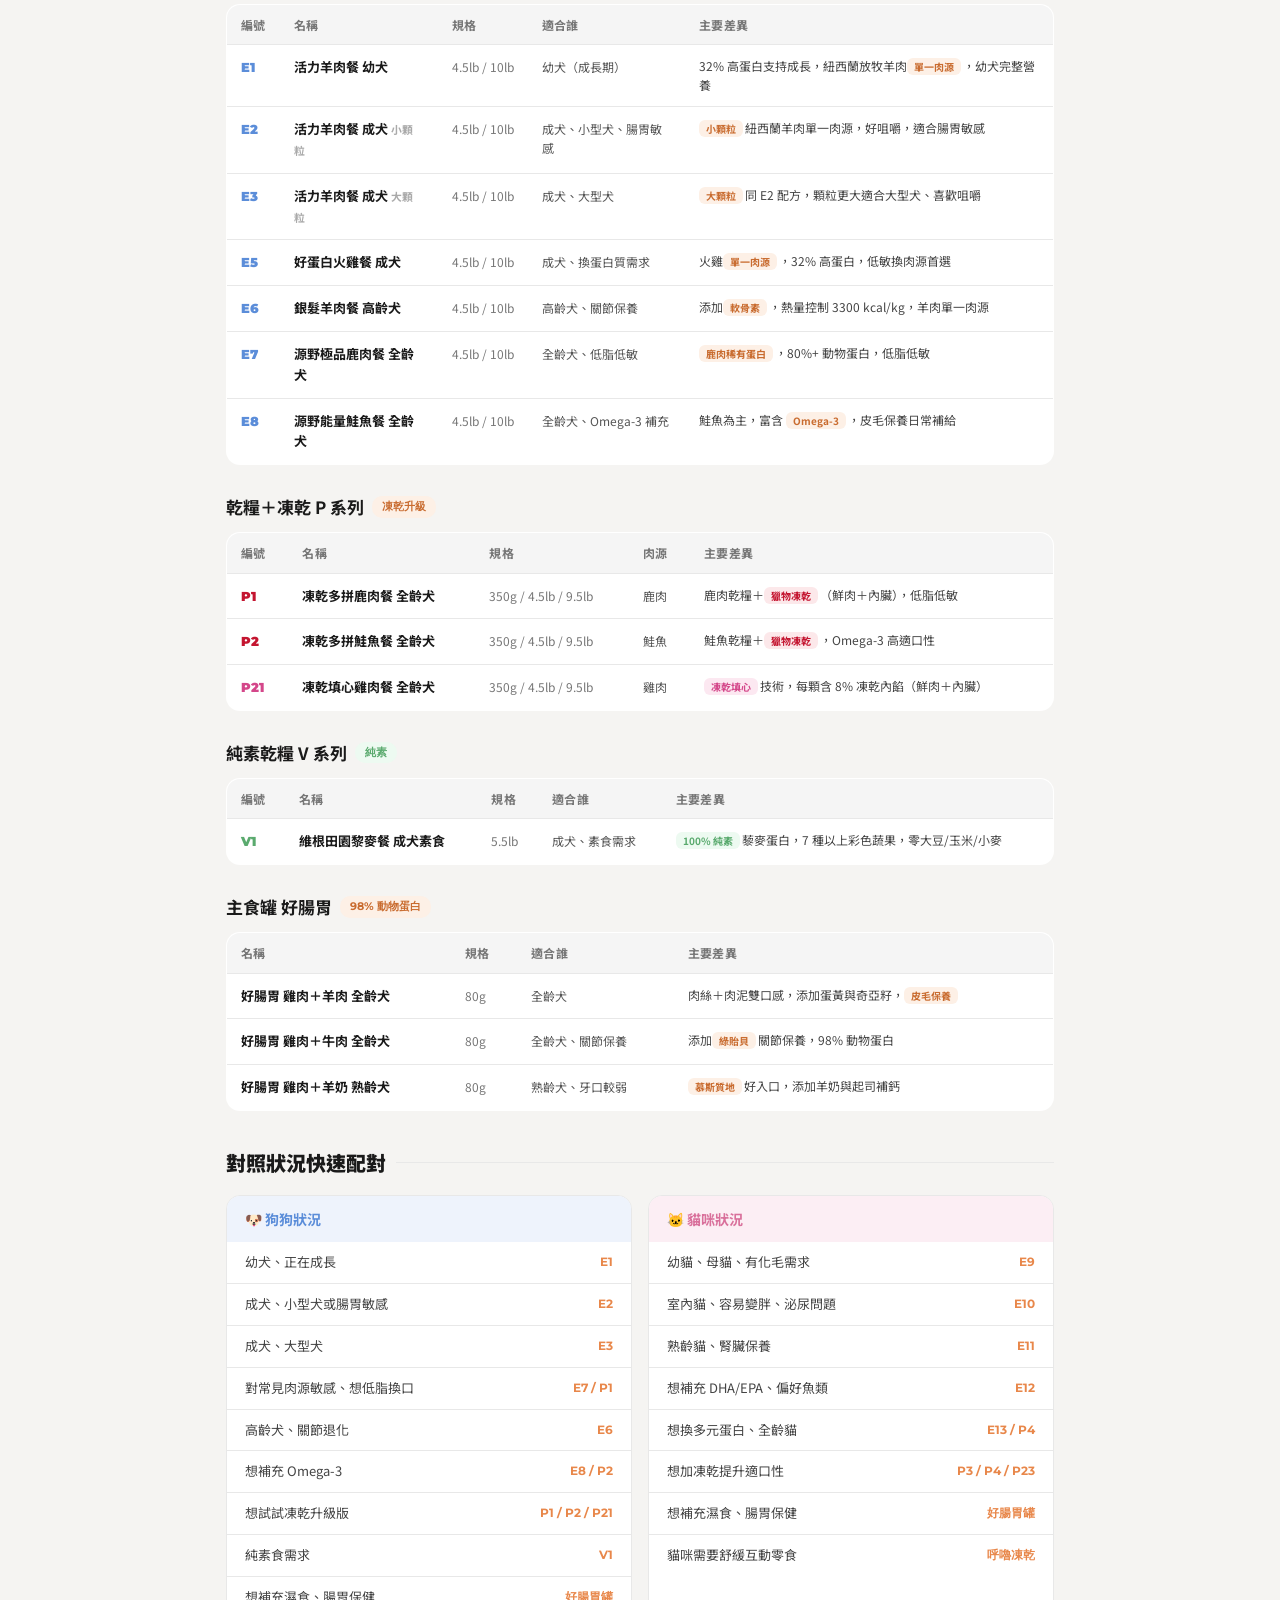
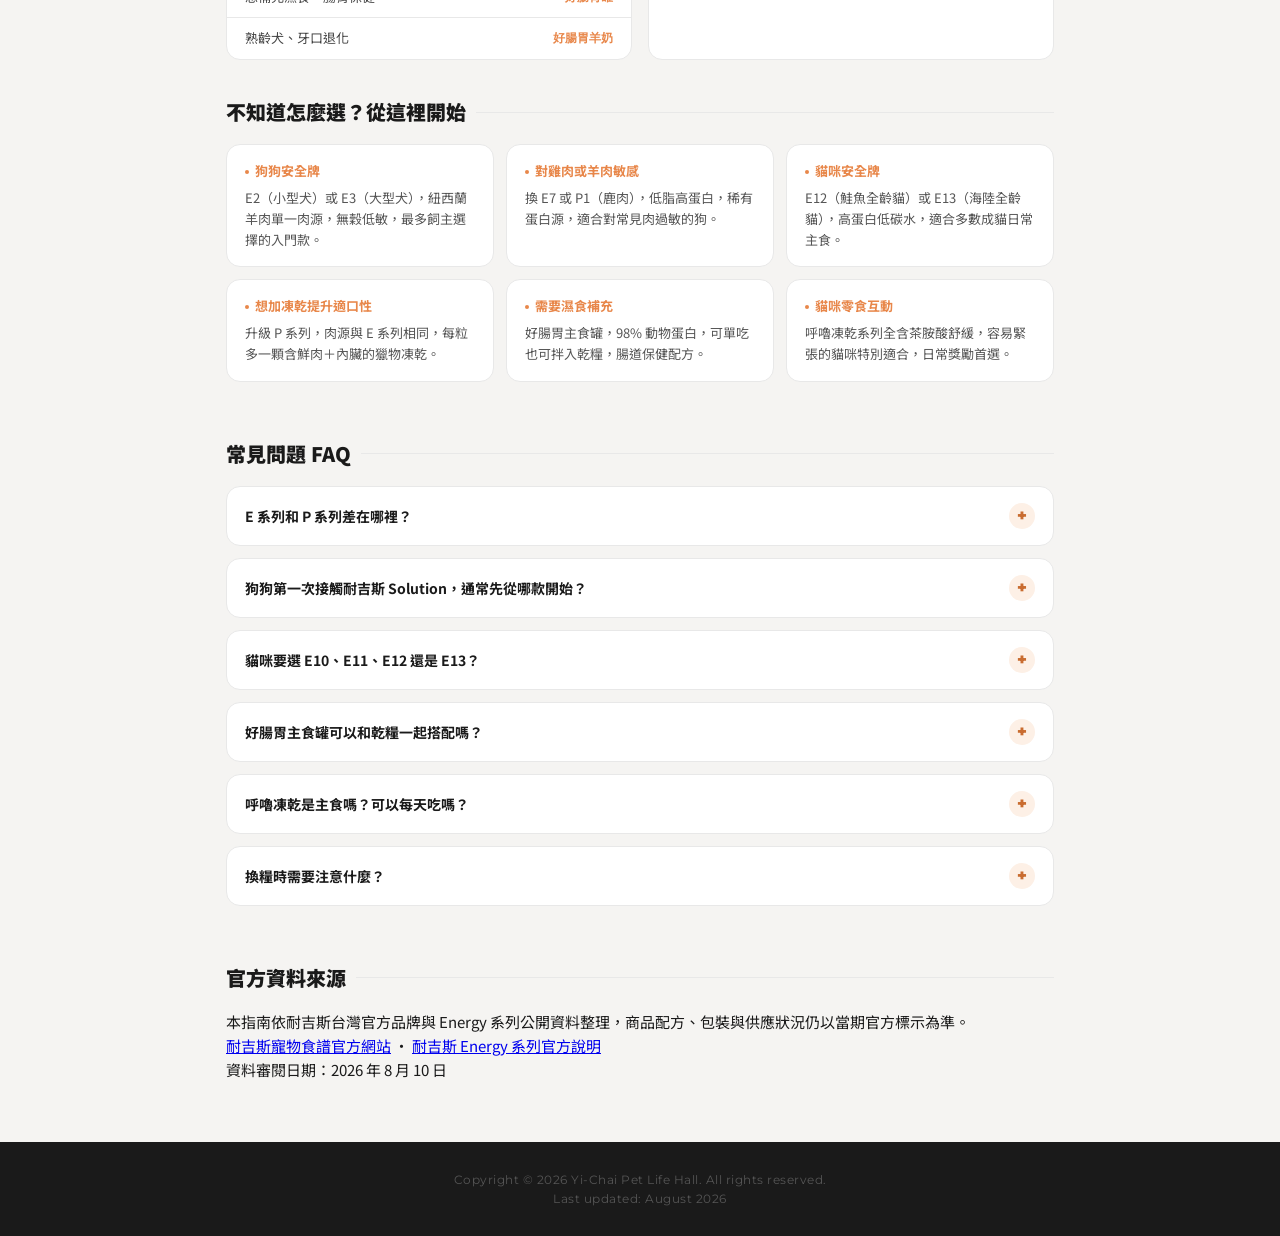
<file: guides/brands/ngs_buying_guide.html>
<!DOCTYPE html>
<html lang="zh-TW">
<head>
<meta charset="UTF-8">
<meta name="viewport" content="width=device-width, initial-scale=1.0">
<title>耐吉斯 Solution 飼料怎麼選？E/P 系列與犬貓配方完整指南</title>
<meta name="description" content="耐吉斯 Solution 飼料怎麼選？完整整理 Energy E 系列、P 系列凍乾糧、犬貓年齡與體型配方，並依腸胃、體態、挑食與熟齡需求快速挑選。">
<meta name="author" content="好厝邊寵物用品店">
<meta name="robots" content="index, follow, max-image-preview:large, max-snippet:-1, max-video-preview:-1">
<link rel="canonical" href="https://goodneighborpet.github.io/pet-commerce-link-hub/guides/brands/ngs_buying_guide.html">
<link rel="icon" href="../../assets/icons/favicon.ico">
<meta property="og:type" content="article">
<meta property="og:locale" content="zh_TW">
<meta property="og:site_name" content="好厝邊寵物用品店">
<meta property="og:title" content="耐吉斯 Solution 飼料怎麼選？E/P 系列與犬貓配方完整指南">
<meta property="og:description" content="一次看懂耐吉斯 E/P 系列、犬貓配方與不同機能需求的選糧方法。">
<meta property="og:url" content="https://goodneighborpet.github.io/pet-commerce-link-hub/guides/brands/ngs_buying_guide.html">
<meta property="article:published_time" content="2026-03-25">
<meta property="article:modified_time" content="2026-08-10">
<meta property="og:image" content="https://goodneighborpet.github.io/pet-commerce-link-hub/assets/images/logos/solution_logo.jpg">
<meta property="og:image:alt" content="耐吉斯 Solution 品牌 Logo">
<meta name="twitter:card" content="summary">
<meta name="twitter:title" content="耐吉斯 Solution 飼料選購指南">
<meta name="twitter:description" content="E/P 系列、犬貓配方與機能需求快速對照。">
<meta name="twitter:image" content="https://goodneighborpet.github.io/pet-commerce-link-hub/assets/images/logos/solution_logo.jpg">
<script type="application/ld+json">
{
  "@context": "https://schema.org",
  "@graph": [
    {
      "@type": "Article",
      "@id": "https://goodneighborpet.github.io/pet-commerce-link-hub/guides/brands/ngs_buying_guide.html#article",
      "headline": "耐吉斯 Solution 飼料怎麼選？E/P 系列與犬貓配方完整指南",
      "description": "耐吉斯 Solution E/P 系列、犬貓年齡體型與機能配方選購指南。",
      "inLanguage": "zh-TW",
      "datePublished": "2026-03-25",
      "dateModified": "2026-08-10",
      "mainEntityOfPage": { "@id": "https://goodneighborpet.github.io/pet-commerce-link-hub/guides/brands/ngs_buying_guide.html" },
      "image": "https://goodneighborpet.github.io/pet-commerce-link-hub/assets/images/logos/solution_logo.jpg",
      "author": { "@type": "Organization", "name": "好厝邊寵物用品店", "url": "https://goodneighborpet.github.io/pet-commerce-link-hub/" },
      "publisher": { "@type": "Organization", "name": "好厝邊寵物用品店", "logo": { "@type": "ImageObject", "url": "https://goodneighborpet.github.io/pet-commerce-link-hub/assets/images/brand/good_neighbor_pet_store_logo.png" } },
      "about": { "@type": "Brand", "name": "耐吉斯 Solution", "sameAs": "https://www.hrspetfood.com/" }
    },
    {
      "@type": "BreadcrumbList",
      "itemListElement": [
        { "@type": "ListItem", "position": 1, "name": "首頁", "item": "https://goodneighborpet.github.io/pet-commerce-link-hub/" },
        { "@type": "ListItem", "position": 2, "name": "耐吉斯 Solution 飼料選購指南" }
      ]
    },
    {
      "@type": "FAQPage",
      "mainEntity": [
        { "@type": "Question", "name": "耐吉斯 E 系列和 P 系列差在哪裡？", "acceptedAnswer": { "@type": "Answer", "text": "E 系列是日常主食乾糧，重點在無穀、低敏與功能訴求；P 系列在相近肉源邏輯上加入凍乾元素提升適口性。" } },
        { "@type": "Question", "name": "貓咪要選耐吉斯 E10、E11、E12 還是 E13？", "acceptedAnswer": { "@type": "Answer", "text": "E10 偏室內貓、體重與泌尿保健；E11 偏熟齡與低磷需求；E12 適合想補充魚類蛋白的全齡貓；E13 是多元蛋白的海陸配方。" } },
        { "@type": "Question", "name": "耐吉斯換糧時需要注意什麼？", "acceptedAnswer": { "@type": "Answer", "text": "建議用 5 至 7 天循序漸進混合新舊飼料，觀察排便、食慾、抓癢與精神狀況；敏感、軟便或挑食的毛孩可再放慢轉換速度。" } }
      ]
    }
  ]
}
</script>
<link rel="preconnect" href="https://fonts.googleapis.com">
<link rel="preconnect" href="https://fonts.gstatic.com" crossorigin>
<link href="https://fonts.googleapis.com/css2?family=Montserrat:wght@700;900&family=Noto+Sans+TC:wght@400;500;700;900&display=swap" rel="stylesheet">
<style>
/* ── Reset & Base ── */
*, *::before, *::after { margin: 0; padding: 0; box-sizing: border-box; }
:root {
  --accent: #e8874a;
  --accent-light: #fdf0e6;
  --accent-dark: #c96c30;
  --dog: #5b8dd9;
  --dog-light: #eef3fc;
  --cat: #d9709b;
  --cat-light: #fceef4;
  --text: #1a1a1a;
  --text-muted: #777;
  --border: #e8e8e8;
  --bg: #f5f4f2;
  --card: #ffffff;
  --radius: 14px;
  --radius-sm: 8px;
  /* E 系列實際袋色 */
  --e-green: #8dc63f;       /* E 犬 萊姆綠 */
  --e-green-light: #f3fae3;
  /* P 系列實際袋色 */
  --p21: #d4478a;           /* 填心犬 桃紅 */
  --p21-light: #fce8f1;
  --p23: #7ab038;           /* 填心貓 萊姆綠 */
  --p23-light: #eef7e0;
  --p-dog: #c41530;         /* 多拼犬 深紅 */
  --p-dog-light: #fce8ea;
  --p-cat: #006b80;         /* 多拼貓 深青 */
  --p-cat-light: #e0f4f7;
  --can: #00a8b8;           /* 好腸胃罐 */
  --can-light: #e0f6f8;
  --bc30: #0d3b8c;          /* BC30 深藍 */
  --bc30-orange: #f7a435;   /* BC30「30」橘黃 */
}
html { scroll-behavior: smooth; }
body {
  font-family: 'Noto Sans TC', sans-serif;
  background: var(--bg);
  color: var(--text);
  line-height: 1.6;
  font-size: 15px;
}

/* ── Typography ── */
h1, h2, h3 { line-height: 1.2; }
.en { font-family: 'Montserrat', sans-serif; }

/* ── Header ── */
.site-header {
  background: #fff;
  border-bottom: 1.5px solid var(--border);
  padding: 0 24px;
  position: sticky; top: 0; z-index: 100;
  display: flex; align-items: center; justify-content: space-between;
  height: 62px;
}
.site-header .brand {
  font-family: 'Montserrat', sans-serif;
  font-weight: 900; font-size: 17px; color: var(--text);
  letter-spacing: 1px;
}
.site-header .brand span { color: var(--accent); }
.site-header .bc30 {
  font-family: 'Montserrat', sans-serif;
  font-weight: 900;
  background: var(--bc30); color: #fff;
  padding: 5px 14px; border-radius: 30px;
  display: flex; flex-direction: column;
  align-items: center; justify-content: center;
  flex-shrink: 0; line-height: 1; gap: 2px;
}
.site-header .bc30 .bc-num {
  font-size: 15px; font-weight: 900;
  letter-spacing: 0; line-height: 1;
}
.site-header .bc30 .bc-num .bc-thirty { color: var(--bc30-orange); }
.site-header .bc30 .bc-sub {
  font-size: 8px; letter-spacing: 1px;
  opacity: .85; white-space: nowrap;
}

/* ── Hero ── */
.hero {
  background: linear-gradient(120deg, #005f72 0%, #009aaa 100%);
  border-bottom: 1.5px solid var(--border);
  padding: 0;
  text-align: center;
  position: relative;
  overflow: hidden;
}
.hero-banner {
  background: transparent;
  padding: 44px 24px 36px;
  position: relative;
}
.hero-banner .hero-label {
  font-family: 'Montserrat', sans-serif;
  font-weight: 700; font-size: 11px; letter-spacing: 3px;
  color: rgba(255,255,255,0.6); text-transform: uppercase;
  margin-bottom: 14px;
}
.hero-banner h1 {
  font-size: clamp(28px, 5vw, 46px);
  font-weight: 900; color: #fff;
  margin-bottom: 10px; line-height: 1.25;
}
.hero-banner h1 em {
  font-style: normal;
  color: var(--e-green);          /* 萊姆綠跳出 */
  text-shadow: 0 2px 12px rgba(141,198,63,0.35);
}
.hero-banner p {
  font-size: 14px; color: rgba(255,255,255,0.75);
  max-width: 480px; margin: 0 auto;
}
.hero-pills {
  display: flex; flex-wrap: wrap; gap: 8px;
  justify-content: center;
  padding: 0 24px 36px;
  background: transparent;
}
.hero-pill {
  font-size: 13px; font-weight: 500;
  background: rgba(255,255,255,0.15);
  color: rgba(255,255,255,0.7); padding: 6px 16px;
  border-radius: 20px;
  border: 1.5px solid rgba(255,255,255,0.35);
}
.hero-pill strong {
  color: #fff; font-weight: 900;
  font-family: 'Montserrat', sans-serif;
}

/* ── Main layout ── */
.container { max-width: 860px; margin: 0 auto; padding: 0 16px; }

/* ── Section ── */
.section { padding: 40px 0 0; }
.section-title {
  font-size: 20px; font-weight: 900;
  margin-bottom: 20px;
  display: flex; align-items: center; gap: 10px;
}
.section-title::after {
  content: ''; flex: 1;
  height: 1px; background: var(--border);
}

/* ── Species Tabs ── */
.species-tabs {
  display: flex; gap: 0;
  background: var(--card);
  border-radius: var(--radius) var(--radius) 0 0;
  overflow: hidden;
  border: 1.5px solid var(--border);
  border-bottom: none;
  margin-top: 24px;
}
.stab {
  flex: 1; padding: 14px 20px;
  font-size: 15px; font-weight: 700;
  cursor: pointer; border: none; background: transparent;
  transition: all .2s; display: flex; align-items: center;
  justify-content: center; gap: 8px;
}
.stab .icon { font-size: 20px; }
.stab.dog.active { background: var(--dog-light); color: var(--dog); border-bottom: 3px solid var(--dog); }
.stab.cat.active { background: var(--cat-light); color: var(--cat); border-bottom: 3px solid var(--cat); }
.stab:not(.active) { color: var(--text-muted); }
.stab:not(.active):hover { background: #f9f9f9; }

.tab-pane { display: none; }
.tab-pane.active { display: block; }

/* ── Quick Pick ── */
.quick-grid {
  display: grid; grid-template-columns: repeat(auto-fill, minmax(240px, 1fr));
  gap: 12px; padding: 20px;
  background: var(--card); border: 1.5px solid var(--border);
  border-top: none;
  border-radius: 0 0 var(--radius) var(--radius);
}
.qcard {
  background: var(--bg);
  border-radius: var(--radius-sm);
  padding: 14px 16px;
  border-left: 3px solid var(--accent);
}
.qcard.dog { border-left-color: var(--dog); }
.qcard.cat { border-left-color: var(--cat); }
.qcard .need {
  font-size: 13px; font-weight: 700; color: var(--text);
  margin-bottom: 4px;
}
.qcard .suggest {
  font-size: 12px; color: var(--text-muted);
  margin-bottom: 6px;
}
.qcard .codes {
  display: flex; flex-wrap: wrap; gap: 4px;
}
.code-badge {
  font-family: 'Montserrat', sans-serif;
  font-weight: 700; font-size: 11px;
  padding: 2px 8px; border-radius: 6px;
  background: var(--accent-light); color: var(--accent-dark);
}
.code-badge.dog { background: var(--dog-light); color: var(--dog); }
.code-badge.cat { background: var(--cat-light); color: var(--cat); }

/* ── Series Cards ── */
.series-grid {
  display: grid; grid-template-columns: repeat(auto-fill, minmax(180px, 1fr));
  gap: 14px;
}
.scard {
  background: var(--card); border-radius: var(--radius);
  overflow: hidden;
  border: 1.5px solid var(--border);
  box-shadow: 0 2px 8px rgba(0,0,0,0.06);
  transition: box-shadow .2s, transform .2s;
}
.scard:hover { box-shadow: 0 6px 24px rgba(0,0,0,0.12); transform: translateY(-3px); }
/* 彩色頂條 */
.scard::before {
  content: ''; display: block;
  height: 5px; background: var(--c);
}
.scard-body { padding: 16px; }
.scard-header {
  display: flex; align-items: center; gap: 10px; margin-bottom: 10px;
}
.scard-icon {
  width: 40px; height: 40px; border-radius: 12px;
  display: flex; align-items: center; justify-content: center;
  font-size: 20px; flex-shrink: 0;
  background: var(--cl);
}
.scard-code {
  font-family: 'Montserrat', sans-serif;
  font-weight: 900; font-size: 22px; color: var(--c);
}
.scard-type {
  font-size: 11px; font-weight: 700;
  padding: 3px 10px; border-radius: 20px;
  display: inline-block; margin-bottom: 8px;
  background: var(--cl); color: var(--c);
}
.scard-title { font-size: 14px; font-weight: 700; margin-bottom: 4px; color: var(--text); }
.scard-desc { font-size: 12px; color: var(--text-muted); line-height: 1.6; }
.badge-row { display: flex; gap: 4px; flex-wrap: wrap; margin-top: 10px; }
.badge {
  font-size: 11px; padding: 3px 10px; border-radius: 20px;
  background: var(--cl); color: var(--c); font-weight: 700;
  border: 1px solid color-mix(in srgb, var(--c) 20%, transparent);
}

/* color themes — 對應實際袋色 */
.theme-e    { --c: var(--e-green); --cl: var(--e-green-light); }
.theme-p    { --c: #7b68c8;        --cl: #f0eefb; }
.theme-v    { --c: #5aaa6e;        --cl: #edfaf1; }
.theme-can  { --c: var(--can);     --cl: var(--can-light); }
.theme-freeze { --c: var(--p21);   --cl: var(--p21-light); }
/* P 系列 table code colors */
.td-code.p21  { color: var(--p21); }
.td-code.p23  { color: var(--p23); }
.td-code.p-dog { color: var(--p-dog); }
.td-code.p-cat { color: var(--p-cat); }
.code-badge.p21  { background: var(--p21-light); color: var(--p21); }
.code-badge.p23  { background: var(--p23-light); color: var(--p23); }
.code-badge.p-dog { background: var(--p-dog-light); color: var(--p-dog); }
.code-badge.p-cat { background: var(--p-cat-light); color: var(--p-cat); }
/* P 系列 sub-badge */
.sub-badge.p-dog { background: var(--p-dog-light); color: var(--p-dog); }
.sub-badge.p-cat { background: var(--p-cat-light); color: var(--p-cat); }
.sub-badge.can   { background: var(--can-light); color: var(--can); }
.scard .scard-icon { background: var(--cl); color: var(--c); }
.scard .scard-type { background: var(--cl); color: var(--c); }

/* ── Product Table ── */
.section-sub { font-size: 17px; font-weight: 700; margin: 28px 0 12px; color: var(--text); display: flex; align-items: center; gap: 8px; }
.section-sub .sub-badge {
  font-family: 'Montserrat', sans-serif;
  font-size: 11px; font-weight: 700;
  padding: 2px 10px; border-radius: 10px;
  background: var(--accent-light); color: var(--accent-dark);
}
.section-sub .sub-badge.dog { background: var(--dog-light); color: var(--dog); }
.section-sub .sub-badge.cat { background: var(--cat-light); color: var(--cat); }

.product-table {
  width: 100%; border-collapse: collapse;
  background: var(--card); border-radius: var(--radius);
  overflow: hidden; border: 1.5px solid var(--border);
  font-size: 13px;
}
.product-table thead tr { background: #f5f5f5; }
.product-table th {
  padding: 10px 14px; text-align: left;
  font-weight: 700; font-size: 12px; color: var(--text-muted);
  letter-spacing: .3px; white-space: nowrap;
  border-bottom: 1.5px solid var(--border);
}
.product-table td {
  padding: 12px 14px;
  border-bottom: 1px solid var(--border);
  vertical-align: top;
}
.product-table tbody tr:last-child td { border-bottom: none; }
.product-table tbody tr:hover { background: #fafafa; }
.td-code {
  font-family: 'Montserrat', sans-serif;
  font-weight: 900; font-size: 13px; color: var(--accent);
  white-space: nowrap;
}
.td-code.dog { color: var(--dog); }
.td-code.cat { color: var(--cat); }
.td-name { font-weight: 700; font-size: 13px; }
.td-spec { color: var(--text-muted); font-size: 12px; white-space: nowrap; }
.td-target { color: #555; font-size: 12px; }
.td-diff { color: #444; font-size: 12px; line-height: 1.5; }
.highlight-tag {
  display: inline-block; font-size: 10px; font-weight: 700;
  padding: 1px 7px; border-radius: 6px; margin: 1px 2px 1px 0;
  background: var(--accent-light); color: var(--accent-dark);
}

/* ── Selector Guide ── */
.guide-grid {
  display: grid; grid-template-columns: repeat(auto-fill, minmax(300px, 1fr));
  gap: 16px;
}
.guide-panel {
  background: var(--card); border-radius: var(--radius);
  border: 1.5px solid var(--border); overflow: hidden;
}
.guide-panel-head {
  padding: 12px 18px;
  font-weight: 700; font-size: 14px;
  display: flex; align-items: center; gap: 8px;
}
.guide-panel-head.dog { background: var(--dog-light); color: var(--dog); }
.guide-panel-head.cat { background: var(--cat-light); color: var(--cat); }
.guide-row {
  display: flex; align-items: flex-start; gap: 10px;
  padding: 10px 18px;
  border-bottom: 1px solid var(--border);
  font-size: 13px;
}
.guide-row:last-child { border-bottom: none; }
.guide-row .situation { flex: 1; color: #444; }
.guide-row .reco {
  font-family: 'Montserrat', sans-serif;
  font-weight: 700; font-size: 12px;
  color: var(--accent); flex-shrink: 0;
  text-align: right;
}

/* ── Conclusion ── */
.conclusion-grid {
  display: grid; grid-template-columns: repeat(auto-fill, minmax(240px, 1fr));
  gap: 12px;
}
.conc-card {
  background: var(--card); border-radius: var(--radius);
  border: 1.5px solid var(--border);
  padding: 16px 18px;
}
.conc-card .ctitle {
  font-size: 13px; font-weight: 700;
  color: var(--accent); margin-bottom: 6px;
  display: flex; align-items: center; gap: 6px;
}
.conc-card .ctitle::before {
  content: ''; width: 4px; height: 4px; border-radius: 50%;
  background: var(--accent); flex-shrink: 0;
}
.conc-card p { font-size: 13px; color: #555; line-height: 1.6; }

/* ── FAQ ── */
.faq-list {
  display: grid;
  gap: 12px;
}
.faq-item {
  background: var(--card);
  border: 1.5px solid var(--border);
  border-radius: var(--radius);
  overflow: hidden;
}
.faq-item summary {
  list-style: none;
  cursor: pointer;
  padding: 16px 18px;
  font-size: 14px;
  font-weight: 700;
  color: var(--text);
  display: flex;
  align-items: center;
  justify-content: space-between;
  gap: 16px;
}
.faq-item summary::-webkit-details-marker { display: none; }
.faq-item summary::after {
  content: '+';
  flex-shrink: 0;
  width: 26px;
  height: 26px;
  border-radius: 50%;
  display: inline-flex;
  align-items: center;
  justify-content: center;
  background: var(--accent-light);
  color: var(--accent-dark);
  font-family: 'Montserrat', sans-serif;
  font-size: 16px;
  font-weight: 900;
}
.faq-item[open] summary {
  background: #fcfaf8;
  color: var(--accent-dark);
}
.faq-item[open] summary::after { content: '−'; }
.faq-body {
  padding: 0 18px 18px;
  font-size: 13px;
  color: #555;
  line-height: 1.75;
}

/* ── Footer ── */
.site-footer {
  margin-top: 60px; padding: 28px 24px;
  background: #1a1a1a; text-align: center;
}
.site-footer p {
  font-size: 12px; color: #555;
  font-family: 'Montserrat', sans-serif; letter-spacing: .5px;
}

/* ── Responsive ── */
@media (max-width: 600px) {
  /* Header */
  .site-header { padding: 0 16px; height: 52px; }
  .site-header .brand { font-size: 13px; }
  .site-header .bc30 { width: auto; padding: 4px 10px;
    border-radius: 20px; flex-direction: row; gap: 3px; }
  .site-header .bc30 .bc-num { font-size: 13px; }
  .site-header .bc30 .bc-sub { font-size: 7px; margin-top: 0; }

  /* Hero */
  .hero-banner { padding: 28px 20px 22px; text-align: left; }
  .hero-banner h1 { font-size: 26px; word-break: keep-all; }
  .hero-banner p { font-size: 13px; text-align: left; }
  .hero-pills { padding: 0 16px 24px; justify-content: flex-start; }

  /* Content */
  .quick-grid { grid-template-columns: 1fr 1fr; gap: 8px; padding: 12px; }
  .product-table th:nth-child(3),
  .product-table td:nth-child(3) { display: none; }
  .series-grid { grid-template-columns: 1fr 1fr; }
  .guide-grid { grid-template-columns: 1fr; }
  .conclusion-grid { grid-template-columns: 1fr; }
  .faq-item summary { padding: 14px 16px; font-size: 13px; }
  .faq-body { padding: 0 16px 16px; }
}
</style>
</head>
<body>

<!-- Header -->
<header class="site-header">
  <div class="brand en">Holistic Recipe® <span>SOLUTION</span></div>
  <div class="bc30 en"><span class="bc-num">BC<span class="bc-thirty">30</span></span><span class="bc-sub">PROBIOTIC</span></div>
</header>

<!-- Hero -->
<section class="hero">
  <div class="hero-banner">
    <div class="hero-label en">BUYING GUIDE 2026</div>
    <h1>耐吉斯 Solution <em>飼料選購懶人包</em></h1>
    <p>系列總覽、快速配對、商品比較一次看完，幫毛孩找到最合適的那一款。</p>
  </div>
  <div class="hero-pills">
    <div class="hero-pill"><strong>無穀配方</strong> 全系列</div>
    <div class="hero-pill"><strong>BC30™</strong> 美國專利益生菌</div>
    <div class="hero-pill"><strong>AAFCO</strong> 營養標準設計</div>
    <div class="hero-pill"><strong>E / P / V</strong> 多系列選擇</div>
  </div>
</section>

<div class="container">

  <!-- ══ 系列總覽 ══ -->
  <section class="section">
    <h2 class="section-title">系列是什麼意思？</h2>
    <div class="series-grid">

      <div class="scard theme-e">
        <div class="scard-body">
          <div class="scard-header">
            <div class="scard-icon">🌿</div>
            <div class="scard-code en">E</div>
          </div>
          <div class="scard-type">無穀乾糧</div>
          <div class="scard-title">E 系列</div>
          <div class="scard-desc">依生命階段分款，品項最多。幼犬、成犬、高齡犬、室內貓各有專屬配方。</div>
          <div class="badge-row">
            <span class="badge">犬</span><span class="badge">貓</span>
          </div>
        </div>
      </div>

      <div class="scard theme-p">
        <div class="scard-body">
          <div class="scard-header">
            <div class="scard-icon">❄️</div>
            <div class="scard-code en">P</div>
          </div>
          <div class="scard-type">凍乾升級版</div>
          <div class="scard-title">P 系列</div>
          <div class="scard-desc">E 系列的凍乾升級版。每粒乾糧搭配含鮮肉＋內臟的獵物凍乾，適口性更高。</div>
          <div class="badge-row">
            <span class="badge">犬</span><span class="badge">貓</span>
          </div>
        </div>
      </div>

      <div class="scard theme-v">
        <div class="scard-body">
          <div class="scard-header">
            <div class="scard-icon">🌾</div>
            <div class="scard-code en">V</div>
          </div>
          <div class="scard-type">純素乾糧</div>
          <div class="scard-title">V 系列</div>
          <div class="scard-desc">100% 純素配方，藜麥為主要蛋白來源，不含大豆、玉米、小麥。</div>
          <div class="badge-row">
            <span class="badge">犬</span>
          </div>
        </div>
      </div>

      <div class="scard theme-can">
        <div class="scard-body">
          <div class="scard-header">
            <div class="scard-icon">🥫</div>
            <div class="scard-code" style="font-size:14px;font-weight:900;color:var(--c);">好腸胃</div>
          </div>
          <div class="scard-type">主食罐</div>
          <div class="scard-title">好腸胃</div>
          <div class="scard-desc">98% 動物性蛋白主食罐，添加果寡糖與膳食纖維，可單吃或搭配乾糧。</div>
          <div class="badge-row">
            <span class="badge">犬</span><span class="badge">貓</span>
          </div>
        </div>
      </div>

      <div class="scard theme-freeze">
        <div class="scard-body">
          <div class="scard-header">
            <div class="scard-icon">✨</div>
            <div class="scard-code" style="font-size:13px;font-weight:900;color:var(--c);">呼嚕</div>
          </div>
          <div class="scard-type">貓零食</div>
          <div class="scard-title">呼嚕凍乾</div>
          <div class="scard-desc">凍乾貓零食，全系列添加茶胺酸舒緩，搭配貓薄荷或木天蓼，日常互動獎勵用。</div>
          <div class="badge-row">
            <span class="badge">貓</span>
          </div>
        </div>
      </div>

    </div>
  </section>

  <!-- ══ 快速挑選 + 商品矩陣 (分 dog/cat Tab) ══ -->
  <section class="section">
    <h2 class="section-title">怎麼挑？</h2>

    <div class="species-tabs">
      <button class="stab dog active" onclick="switchTab('dog')">
        <span class="icon">🐶</span> 狗狗
      </button>
      <button class="stab cat" onclick="switchTab('cat')">
        <span class="icon">🐱</span> 貓咪
      </button>
    </div>

    <!-- DOG TAB -->
    <div id="tab-dog" class="tab-pane active">
      <!-- Quick pick -->
      <div class="quick-grid">
        <div class="qcard dog">
          <div class="need">幼犬、正在成長</div>
          <div class="suggest">幼犬專屬高蛋白配方</div>
          <div class="codes"><span class="code-badge dog">E1</span></div>
        </div>
        <div class="qcard dog">
          <div class="need">成犬、小型犬或腸胃敏感</div>
          <div class="suggest">羊肉單一肉源，小顆粒好消化</div>
          <div class="codes"><span class="code-badge dog">E2</span></div>
        </div>
        <div class="qcard dog">
          <div class="need">成犬、大型犬</div>
          <div class="suggest">羊肉單一肉源，大顆粒適合大型犬</div>
          <div class="codes"><span class="code-badge dog">E3</span></div>
        </div>
        <div class="qcard dog">
          <div class="need">想換肉源、試試火雞</div>
          <div class="suggest">火雞單一肉源，低敏高蛋白</div>
          <div class="codes"><span class="code-badge dog">E5</span></div>
        </div>
        <div class="qcard dog">
          <div class="need">高齡犬、關節退化</div>
          <div class="suggest">添加軟骨素，熱量控制設計</div>
          <div class="codes"><span class="code-badge dog">E6</span></div>
        </div>
        <div class="qcard dog">
          <div class="need">對常見肉源敏感、低脂需求</div>
          <div class="suggest">鹿肉稀有蛋白，低脂低敏</div>
          <div class="codes"><span class="code-badge dog">E7</span><span class="code-badge p-dog">P1</span></div>
        </div>
        <div class="qcard dog">
          <div class="need">想補充 Omega-3</div>
          <div class="suggest">鮭魚配方，DHA + EPA</div>
          <div class="codes"><span class="code-badge dog">E8</span><span class="code-badge p-dog">P2</span></div>
        </div>
        <div class="qcard dog">
          <div class="need">想加凍乾、提升適口性</div>
          <div class="suggest">P 系列 = E 系列 + 獵物凍乾</div>
          <div class="codes"><span class="code-badge p-dog">P1</span><span class="code-badge p-dog">P2</span><span class="code-badge p21">P21</span></div>
        </div>
        <div class="qcard dog">
          <div class="need">純素食需求</div>
          <div class="suggest">100% 純素藜麥配方</div>
          <div class="codes"><span class="code-badge dog">V1</span></div>
        </div>
        <div class="qcard dog">
          <div class="need">搭配乾糧、補充濕食</div>
          <div class="suggest">好腸胃主食罐，98% 動物蛋白</div>
          <div class="codes"><span class="code-badge">好腸胃</span></div>
        </div>
        <div class="qcard dog">
          <div class="need">熟齡犬、牙口退化</div>
          <div class="suggest">軟嫩慕斯質地，好入口易消化</div>
          <div class="codes"><span class="code-badge">好腸胃 羊奶</span></div>
        </div>
      </div>

      <!-- 詳細商品 -->
      <div class="section-sub">
        乾糧 E 系列
        <span class="sub-badge dog">原野無穀</span>
      </div>
      <div style="overflow-x:auto;">
      <table class="product-table">
        <thead><tr>
          <th>編號</th><th>名稱</th><th>規格</th><th>適合誰</th><th>主要差異</th>
        </tr></thead>
        <tbody>
          <tr>
            <td><div class="td-code dog">E1</div></td>
            <td><div class="td-name">活力羊肉餐 幼犬</div></td>
            <td class="td-spec">4.5lb / 10lb</td>
            <td class="td-target">幼犬（成長期）</td>
            <td class="td-diff">32% 高蛋白支持成長，紐西蘭放牧羊肉<span class="highlight-tag">單一肉源</span>，幼犬完整營養</td>
          </tr>
          <tr>
            <td><div class="td-code dog">E2</div></td>
            <td><div class="td-name">活力羊肉餐 成犬 <small style="color:#aaa;">小顆粒</small></div></td>
            <td class="td-spec">4.5lb / 10lb</td>
            <td class="td-target">成犬、小型犬、腸胃敏感</td>
            <td class="td-diff"><span class="highlight-tag">小顆粒</span>紐西蘭羊肉單一肉源，好咀嚼，適合腸胃敏感</td>
          </tr>
          <tr>
            <td><div class="td-code dog">E3</div></td>
            <td><div class="td-name">活力羊肉餐 成犬 <small style="color:#aaa;">大顆粒</small></div></td>
            <td class="td-spec">4.5lb / 10lb</td>
            <td class="td-target">成犬、大型犬</td>
            <td class="td-diff"><span class="highlight-tag">大顆粒</span>同 E2 配方，顆粒更大適合大型犬、喜歡咀嚼</td>
          </tr>
          <tr>
            <td><div class="td-code dog">E5</div></td>
            <td><div class="td-name">好蛋白火雞餐 成犬</div></td>
            <td class="td-spec">4.5lb / 10lb</td>
            <td class="td-target">成犬、換蛋白質需求</td>
            <td class="td-diff">火雞<span class="highlight-tag">單一肉源</span>，32% 高蛋白，低敏換肉源首選</td>
          </tr>
          <tr>
            <td><div class="td-code dog">E6</div></td>
            <td><div class="td-name">銀髮羊肉餐 高齡犬</div></td>
            <td class="td-spec">4.5lb / 10lb</td>
            <td class="td-target">高齡犬、關節保養</td>
            <td class="td-diff">添加<span class="highlight-tag">軟骨素</span>，熱量控制 3300 kcal/kg，羊肉單一肉源</td>
          </tr>
          <tr>
            <td><div class="td-code dog">E7</div></td>
            <td><div class="td-name">源野極品鹿肉餐 全齡犬</div></td>
            <td class="td-spec">4.5lb / 10lb</td>
            <td class="td-target">全齡犬、低脂低敏</td>
            <td class="td-diff"><span class="highlight-tag">鹿肉稀有蛋白</span>，80%+ 動物蛋白，低脂低敏</td>
          </tr>
          <tr>
            <td><div class="td-code dog">E8</div></td>
            <td><div class="td-name">源野能量鮭魚餐 全齡犬</div></td>
            <td class="td-spec">4.5lb / 10lb</td>
            <td class="td-target">全齡犬、Omega-3 補充</td>
            <td class="td-diff">鮭魚為主，富含 <span class="highlight-tag">Omega-3</span>，皮毛保養日常補給</td>
          </tr>
        </tbody>
      </table>
      </div>

      <div class="section-sub">
        乾糧＋凍乾 P 系列
        <span class="sub-badge p-dog">凍乾升級</span>
      </div>
      <div style="overflow-x:auto;">
      <table class="product-table">
        <thead><tr>
          <th>編號</th><th>名稱</th><th>規格</th><th>肉源</th><th>主要差異</th>
        </tr></thead>
        <tbody>
          <tr>
            <td><div class="td-code p-dog">P1</div></td>
            <td><div class="td-name">凍乾多拼鹿肉餐 全齡犬</div></td>
            <td class="td-spec">350g / 4.5lb / 9.5lb</td>
            <td class="td-target">鹿肉</td>
            <td class="td-diff">鹿肉乾糧＋<span class="highlight-tag" style="background:var(--p-dog-light);color:var(--p-dog);">獵物凍乾</span>（鮮肉＋內臟），低脂低敏</td>
          </tr>
          <tr>
            <td><div class="td-code p-dog">P2</div></td>
            <td><div class="td-name">凍乾多拼鮭魚餐 全齡犬</div></td>
            <td class="td-spec">350g / 4.5lb / 9.5lb</td>
            <td class="td-target">鮭魚</td>
            <td class="td-diff">鮭魚乾糧＋<span class="highlight-tag" style="background:var(--p-dog-light);color:var(--p-dog);">獵物凍乾</span>，Omega-3 高適口性</td>
          </tr>
          <tr>
            <td><div class="td-code p21">P21</div></td>
            <td><div class="td-name">凍乾填心雞肉餐 全齡犬</div></td>
            <td class="td-spec">350g / 4.5lb / 9.5lb</td>
            <td class="td-target">雞肉</td>
            <td class="td-diff"><span class="highlight-tag" style="background:var(--p21-light);color:var(--p21);">凍乾填心</span>技術，每顆含 8% 凍乾內餡（鮮肉＋內臟）</td>
          </tr>
        </tbody>
      </table>
      </div>

      <div class="section-sub">
        純素乾糧 V 系列
        <span class="sub-badge" style="background:#edfaf1;color:#5aaa6e;">純素</span>
      </div>
      <div style="overflow-x:auto;">
      <table class="product-table">
        <thead><tr>
          <th>編號</th><th>名稱</th><th>規格</th><th>適合誰</th><th>主要差異</th>
        </tr></thead>
        <tbody>
          <tr>
            <td><div class="td-code" style="color:#5aaa6e;">V1</div></td>
            <td><div class="td-name">維根田園黎麥餐 成犬素食</div></td>
            <td class="td-spec">5.5lb</td>
            <td class="td-target">成犬、素食需求</td>
            <td class="td-diff"><span class="highlight-tag" style="background:#edfaf1;color:#5aaa6e;">100% 純素</span>藜麥蛋白，7 種以上彩色蔬果，零大豆/玉米/小麥</td>
          </tr>
        </tbody>
      </table>
      </div>

      <div class="section-sub">
        主食罐 好腸胃
        <span class="sub-badge can">98% 動物蛋白</span>
      </div>
      <div style="overflow-x:auto;">
      <table class="product-table">
        <thead><tr>
          <th>名稱</th><th>規格</th><th>適合誰</th><th>主要差異</th>
        </tr></thead>
        <tbody>
          <tr>
            <td><div class="td-name">好腸胃 雞肉＋羊肉 全齡犬</div></td>
            <td class="td-spec">80g</td>
            <td class="td-target">全齡犬</td>
            <td class="td-diff">肉絲＋肉泥雙口感，添加蛋黃與奇亞籽，<span class="highlight-tag">皮毛保養</span></td>
          </tr>
          <tr>
            <td><div class="td-name">好腸胃 雞肉＋牛肉 全齡犬</div></td>
            <td class="td-spec">80g</td>
            <td class="td-target">全齡犬、關節保養</td>
            <td class="td-diff">添加<span class="highlight-tag">綠貽貝</span>關節保養，98% 動物蛋白</td>
          </tr>
          <tr>
            <td><div class="td-name">好腸胃 雞肉＋羊奶 熟齡犬</div></td>
            <td class="td-spec">80g</td>
            <td class="td-target">熟齡犬、牙口較弱</td>
            <td class="td-diff"><span class="highlight-tag">慕斯質地</span>好入口，添加羊奶與起司補鈣</td>
          </tr>
        </tbody>
      </table>
      </div>
    </div><!-- /tab-dog -->

    <!-- CAT TAB -->
    <div id="tab-cat" class="tab-pane">
      <!-- Quick pick -->
      <div class="quick-grid">
        <div class="qcard cat">
          <div class="need">幼貓、母貓、有化毛需求</div>
          <div class="suggest">低碳高蛋白，膳食纖維助排毛</div>
          <div class="codes"><span class="code-badge cat">E9</span></div>
        </div>
        <div class="qcard cat">
          <div class="need">室內貓、容易變胖</div>
          <div class="suggest">低卡低磷，泌尿道保健設計</div>
          <div class="codes"><span class="code-badge cat">E10</span></div>
        </div>
        <div class="qcard cat">
          <div class="need">熟齡貓、腎臟保養</div>
          <div class="suggest">低磷配方，熟齡專屬設計</div>
          <div class="codes"><span class="code-badge cat">E11</span></div>
        </div>
        <div class="qcard cat">
          <div class="need">全齡貓、補充 DHA/EPA</div>
          <div class="suggest">鮭魚 42% 高蛋白，Omega-3</div>
          <div class="codes"><span class="code-badge cat">E12</span></div>
        </div>
        <div class="qcard cat">
          <div class="need">全齡貓、想換多元蛋白</div>
          <div class="suggest">海陸雙蛋白，高蛋白低碳水</div>
          <div class="codes"><span class="code-badge cat">E13</span><span class="code-badge cat">P4</span></div>
        </div>
        <div class="qcard cat">
          <div class="need">想加凍乾、提升適口性</div>
          <div class="suggest">P 系列 = E 系列 + 獵物凍乾</div>
          <div class="codes"><span class="code-badge p-cat">P3</span><span class="code-badge p-cat">P4</span><span class="code-badge p23">P23</span></div>
        </div>
        <div class="qcard cat">
          <div class="need">搭配乾糧、補充濕食</div>
          <div class="suggest">好腸胃主食罐，98% 動物蛋白</div>
          <div class="codes"><span class="code-badge">好腸胃</span></div>
        </div>
        <div class="qcard cat">
          <div class="need">貓咪需要舒緩獎勵零食</div>
          <div class="suggest">呼嚕凍乾，全系列含茶胺酸舒緩</div>
          <div class="codes"><span class="code-badge cat">呼嚕凍乾</span></div>
        </div>
      </div>

      <div class="section-sub">
        乾糧 E 系列
        <span class="sub-badge cat">無穀貓糧</span>
      </div>
      <div style="overflow-x:auto;">
      <table class="product-table">
        <thead><tr>
          <th>編號</th><th>名稱</th><th>規格</th><th>適合誰</th><th>主要差異</th>
        </tr></thead>
        <tbody>
          <tr>
            <td><div class="td-code cat">E9</div></td>
            <td><div class="td-name">低碳火雞餐 幼母貓化毛</div></td>
            <td class="td-spec">4.5lb / 10lb</td>
            <td class="td-target">幼貓、母貓、化毛需求</td>
            <td class="td-diff"><span class="highlight-tag" style="background:var(--cat-light);color:var(--cat);">24% 低碳水</span>35% 高蛋白，膳食纖維助排毛</td>
          </tr>
          <tr>
            <td><div class="td-code cat">E10</div></td>
            <td><div class="td-name">窈窕火雞餐 室內貓低卡</div></td>
            <td class="td-spec">4.5lb / 10lb</td>
            <td class="td-target">室內貓、體重管理、泌尿保健</td>
            <td class="td-diff"><span class="highlight-tag" style="background:var(--cat-light);color:var(--cat);">低卡低磷</span>火雞單一肉源，不愛動的室內貓首選</td>
          </tr>
          <tr>
            <td><div class="td-code cat">E11</div></td>
            <td><div class="td-name">優腎火雞餐 熟齡貓低磷</div></td>
            <td class="td-spec">4.5lb / 10lb</td>
            <td class="td-target">熟齡老貓、腎臟保健</td>
            <td class="td-diff"><span class="highlight-tag" style="background:var(--cat-light);color:var(--cat);">低磷配方</span>火雞單一肉源，熟齡貓專屬設計</td>
          </tr>
          <tr>
            <td><div class="td-code cat">E12</div></td>
            <td><div class="td-name">能量鮭魚餐 全齡貓</div></td>
            <td class="td-spec">4.5lb / 10lb</td>
            <td class="td-target">全齡貓、補充 DHA/EPA</td>
            <td class="td-diff"><span class="highlight-tag" style="background:var(--cat-light);color:var(--cat);">42% 高蛋白</span>80%+ 動物蛋白，鮭魚 DHA、EPA、Omega-3</td>
          </tr>
          <tr>
            <td><div class="td-code cat">E13</div></td>
            <td><div class="td-name">源野能量海陸餐 全齡貓</div></td>
            <td class="td-spec">4.5lb / 10lb</td>
            <td class="td-target">全齡貓、多元蛋白</td>
            <td class="td-diff"><span class="highlight-tag" style="background:var(--cat-light);color:var(--cat);">海陸雙蛋白</span>高蛋白低碳水，多元蛋白來源</td>
          </tr>
        </tbody>
      </table>
      </div>

      <div class="section-sub">
        乾糧＋凍乾 P 系列
        <span class="sub-badge p-cat">凍乾升級</span>
      </div>
      <div style="overflow-x:auto;">
      <table class="product-table">
        <thead><tr>
          <th>編號</th><th>名稱</th><th>規格</th><th>肉源</th><th>主要差異</th>
        </tr></thead>
        <tbody>
          <tr>
            <td><div class="td-code p-cat">P3</div></td>
            <td><div class="td-name">凍乾多拼鮭魚餐 全齡貓</div></td>
            <td class="td-spec">350g / 4.5lb / 9.5lb</td>
            <td class="td-target">鮭魚</td>
            <td class="td-diff">鮭魚乾糧＋<span class="highlight-tag" style="background:var(--p-cat-light);color:var(--p-cat);">獵物凍乾</span>（鮮肉＋內臟），高蛋白</td>
          </tr>
          <tr>
            <td><div class="td-code p-cat">P4</div></td>
            <td><div class="td-name">凍乾多拼海陸餐 全齡貓</div></td>
            <td class="td-spec">350g / 4.5lb / 9.5lb</td>
            <td class="td-target">海陸雙蛋白</td>
            <td class="td-diff">乾糧＋<span class="highlight-tag" style="background:var(--p-cat-light);color:var(--p-cat);">獵物凍乾</span>，多層次口感與蛋白來源</td>
          </tr>
          <tr>
            <td><div class="td-code p23">P23</div></td>
            <td><div class="td-name">凍乾填心雞肉餐 全齡貓</div></td>
            <td class="td-spec">350g / 4.5lb / 9.5lb</td>
            <td class="td-target">雞肉</td>
            <td class="td-diff"><span class="highlight-tag" style="background:var(--p23-light);color:var(--p23);">凍乾填心</span>每顆 8% 凍乾內餡，避免只挑凍乾</td>
          </tr>
        </tbody>
      </table>
      </div>

      <div class="section-sub">
        主食罐 好腸胃
        <span class="sub-badge can">98% 動物蛋白</span>
      </div>
      <div style="overflow-x:auto;">
      <table class="product-table">
        <thead><tr>
          <th>名稱</th><th>規格</th><th>適合誰</th><th>主要差異</th>
        </tr></thead>
        <tbody>
          <tr>
            <td><div class="td-name">好腸胃 雞肉＋鯛魚 成幼貓</div></td>
            <td class="td-spec">65g</td>
            <td class="td-target">全齡貓、泌尿道保健</td>
            <td class="td-diff">添加<span class="highlight-tag" style="background:var(--cat-light);color:var(--cat);">蔓越莓</span>泌尿道保健，軟嫩肉泥質地</td>
          </tr>
          <tr>
            <td><div class="td-name">好腸胃 雞肉＋鮭魚 成幼貓</div></td>
            <td class="td-spec">65g</td>
            <td class="td-target">全齡貓、化毛保健</td>
            <td class="td-diff">添加<span class="highlight-tag" style="background:var(--cat-light);color:var(--cat);">南瓜纖維</span>助排毛，肉絲＋肉泥雙口感</td>
          </tr>
          <tr>
            <td><div class="td-name">好腸胃 雞肉＋羊奶 成幼貓</div></td>
            <td class="td-spec">65g</td>
            <td class="td-target">全齡貓、補鈣</td>
            <td class="td-diff">羊奶＋起司<span class="highlight-tag" style="background:var(--cat-light);color:var(--cat);">補鈣</span>，軟嫩肉泥，舔食型貓咪適合</td>
          </tr>
        </tbody>
      </table>
      </div>

      <div class="section-sub">
        貓咪零食 呼嚕凍乾
        <span class="sub-badge cat">茶胺酸舒緩</span>
      </div>
      <p style="font-size:13px;color:var(--text-muted);margin-bottom:12px;">全系列皆添加茶胺酸，支持情緒舒緩；搭配貓薄荷或木天蓼提升吸引力。</p>
      <div style="overflow-x:auto;">
      <table class="product-table">
        <thead><tr>
          <th>商品</th><th>規格</th><th>肉源</th><th>舒緩成分</th>
        </tr></thead>
        <tbody>
          <tr>
            <td><div class="td-name">呼嚕凍乾 嫩雞柳</div></td>
            <td class="td-spec">45g</td>
            <td class="td-target">雞柳</td>
            <td class="td-diff"><span class="highlight-tag" style="background:var(--cat-light);color:var(--cat);">貓薄荷</span>＋茶胺酸</td>
          </tr>
          <tr>
            <td><div class="td-name">呼嚕凍乾 骰子牛</div></td>
            <td class="td-spec">40g</td>
            <td class="td-target">牛肉</td>
            <td class="td-diff"><span class="highlight-tag" style="background:var(--cat-light);color:var(--cat);">木天蓼</span>＋茶胺酸</td>
          </tr>
          <tr>
            <td><div class="td-name">呼嚕凍乾 鮭魚片</div></td>
            <td class="td-spec">40g</td>
            <td class="td-target">鮭魚</td>
            <td class="td-diff"><span class="highlight-tag" style="background:var(--cat-light);color:var(--cat);">貓薄荷</span>＋茶胺酸</td>
          </tr>
          <tr>
            <td><div class="td-name">呼嚕凍乾 鮮雞心</div></td>
            <td class="td-spec">40g</td>
            <td class="td-target">雞心</td>
            <td class="td-diff"><span class="highlight-tag" style="background:var(--cat-light);color:var(--cat);">貓薄荷</span>＋茶胺酸</td>
          </tr>
          <tr>
            <td><div class="td-name">呼嚕凍乾 草蝦仁</div></td>
            <td class="td-spec">20g</td>
            <td class="td-target">草蝦</td>
            <td class="td-diff"><span class="highlight-tag" style="background:var(--cat-light);color:var(--cat);">木天蓼</span>＋茶胺酸</td>
          </tr>
        </tbody>
      </table>
      </div>
    </div><!-- /tab-cat -->
  </section>

  <!-- ══ 怎麼幫毛孩選 ══ -->
  <section class="section">
    <h2 class="section-title">對照狀況快速配對</h2>
    <div class="guide-grid">
      <div class="guide-panel">
        <div class="guide-panel-head dog">🐶 狗狗狀況</div>
        <div class="guide-row"><div class="situation">幼犬、正在成長</div><div class="reco">E1</div></div>
        <div class="guide-row"><div class="situation">成犬、小型犬或腸胃敏感</div><div class="reco">E2</div></div>
        <div class="guide-row"><div class="situation">成犬、大型犬</div><div class="reco">E3</div></div>
        <div class="guide-row"><div class="situation">對常見肉源敏感、想低脂換口</div><div class="reco">E7 / P1</div></div>
        <div class="guide-row"><div class="situation">高齡犬、關節退化</div><div class="reco">E6</div></div>
        <div class="guide-row"><div class="situation">想補充 Omega-3</div><div class="reco">E8 / P2</div></div>
        <div class="guide-row"><div class="situation">想試試凍乾升級版</div><div class="reco">P1 / P2 / P21</div></div>
        <div class="guide-row"><div class="situation">純素食需求</div><div class="reco">V1</div></div>
        <div class="guide-row"><div class="situation">想補充濕食、腸胃保健</div><div class="reco">好腸胃罐</div></div>
        <div class="guide-row"><div class="situation">熟齡犬、牙口退化</div><div class="reco">好腸胃羊奶</div></div>
      </div>
      <div class="guide-panel">
        <div class="guide-panel-head cat">🐱 貓咪狀況</div>
        <div class="guide-row"><div class="situation">幼貓、母貓、有化毛需求</div><div class="reco">E9</div></div>
        <div class="guide-row"><div class="situation">室內貓、容易變胖、泌尿問題</div><div class="reco">E10</div></div>
        <div class="guide-row"><div class="situation">熟齡貓、腎臟保養</div><div class="reco">E11</div></div>
        <div class="guide-row"><div class="situation">想補充 DHA/EPA、偏好魚類</div><div class="reco">E12</div></div>
        <div class="guide-row"><div class="situation">想換多元蛋白、全齡貓</div><div class="reco">E13 / P4</div></div>
        <div class="guide-row"><div class="situation">想加凍乾提升適口性</div><div class="reco">P3 / P4 / P23</div></div>
        <div class="guide-row"><div class="situation">想補充濕食、腸胃保健</div><div class="reco">好腸胃罐</div></div>
        <div class="guide-row"><div class="situation">貓咪需要舒緩互動零食</div><div class="reco">呼嚕凍乾</div></div>
      </div>
    </div>
  </section>

  <!-- ══ 簡單結論 ══ -->
  <section class="section" style="padding-bottom: 20px;">
    <h2 class="section-title">不知道怎麼選？從這裡開始</h2>
    <div class="conclusion-grid">
      <div class="conc-card">
        <div class="ctitle">狗狗安全牌</div>
        <p>E2（小型犬）或 E3（大型犬），紐西蘭羊肉單一肉源，無穀低敏，最多飼主選擇的入門款。</p>
      </div>
      <div class="conc-card">
        <div class="ctitle">對雞肉或羊肉敏感</div>
        <p>換 E7 或 P1（鹿肉），低脂高蛋白，稀有蛋白源，適合對常見肉過敏的狗。</p>
      </div>
      <div class="conc-card">
        <div class="ctitle">貓咪安全牌</div>
        <p>E12（鮭魚全齡貓）或 E13（海陸全齡貓），高蛋白低碳水，適合多數成貓日常主食。</p>
      </div>
      <div class="conc-card">
        <div class="ctitle">想加凍乾提升適口性</div>
        <p>升級 P 系列，肉源與 E 系列相同，每粒多一顆含鮮肉＋內臟的獵物凍乾。</p>
      </div>
      <div class="conc-card">
        <div class="ctitle">需要濕食補充</div>
        <p>好腸胃主食罐，98% 動物蛋白，可單吃也可拌入乾糧，腸道保健配方。</p>
      </div>
      <div class="conc-card">
        <div class="ctitle">貓咪零食互動</div>
        <p>呼嚕凍乾系列全含茶胺酸舒緩，容易緊張的貓咪特別適合，日常獎勵首選。</p>
      </div>
    </div>
  </section>

  <!-- ══ FAQ ══ -->
  <section class="section" style="padding-bottom: 20px;">
    <h2 class="section-title">常見問題 FAQ</h2>
    <div class="faq-list">
      <details class="faq-item">
        <summary>E 系列和 P 系列差在哪裡？</summary>
        <div class="faq-body">
          E 系列是日常主食乾糧，重點在無穀、低敏與功能訴求；P 系列則是在相近肉源邏輯上，再加入凍乾元素提升適口性。若毛孩平常吃乾糧很穩定，先從 E 系列開始通常最安全；如果挑嘴、想提高進食意願，或你想要乾糧加一點凍乾口感，再往 P 系列升級會更合適。
        </div>
      </details>
      <details class="faq-item">
        <summary>狗狗第一次接觸耐吉斯 Solution，通常先從哪款開始？</summary>
        <div class="faq-body">
          多數情況可以先看體型與年齡。幼犬先選 E1；小型成犬多半從 E2 開始；大型成犬以 E3 為主。如果你家狗狗對常見肉源較敏感，或想試低脂、稀有蛋白，可以直接看 E7 或 P1 的鹿肉配方。
        </div>
      </details>
      <details class="faq-item">
        <summary>貓咪要選 E10、E11、E12 還是 E13？</summary>
        <div class="faq-body">
          這四款可以用需求來分。E10 比較適合室內貓、體重管理與泌尿保健；E11 偏向熟齡與低磷需求；E12 適合想補充魚類蛋白、DHA 與 EPA 的全齡貓；E13 則更適合想吃多元蛋白、海陸雙配方的全齡貓。若沒有明確保健方向，E12 或 E13 往往是比較穩的起點。
        </div>
      </details>
      <details class="faq-item">
        <summary>好腸胃主食罐可以和乾糧一起搭配嗎？</summary>
        <div class="faq-body">
          可以，這頁整理的好腸胃系列很適合作為乾糧拌食、補水或單餐替換。實際餵食時，建議從小比例混入開始，讓毛孩腸胃慢慢適應，並把主食罐熱量一起算進每日總量，避免因為適口性提升而不小心吃過頭。
        </div>
      </details>
      <details class="faq-item">
        <summary>呼嚕凍乾是主食嗎？可以每天吃嗎？</summary>
        <div class="faq-body">
          呼嚕凍乾在這份整理裡定位是零食與互動獎勵，不是主食主餐。它的優點是高適口性，加上茶胺酸與貓薄荷或木天蓼的舒緩互動設計，適合訓練、誘食或日常獎勵。每天吃可以，但份量要控制，避免擠壓到正餐比例。
        </div>
      </details>
      <details class="faq-item">
        <summary>換糧時需要注意什麼？</summary>
        <div class="faq-body">
          建議用 5 到 7 天循序換糧，把新舊飼料逐步混合，觀察便便、食慾、抓癢和精神狀況。如果毛孩本身就容易軟便、挑食或有過敏史，換糧速度可以再放慢一點，並優先選單一肉源、訴求比較明確的款式，例如狗狗的 E2、E3、E7，或貓咪的 E10、E11。
        </div>
      </details>
    </div>
  </section>

  <section class="section" aria-labelledby="sources-title">
    <h2 class="section-title" id="sources-title">官方資料來源</h2>
    <p>本指南依耐吉斯台灣官方品牌與 Energy 系列公開資料整理，商品配方、包裝與供應狀況仍以當期官方標示為準。</p>
    <p><a href="https://www.hrspetfood.com/" target="_blank" rel="noopener noreferrer external">耐吉斯寵物食譜官方網站</a> · <a href="https://www.iscopet.com/news/detail/137" target="_blank" rel="noopener noreferrer external">耐吉斯 Energy 系列官方說明</a></p>
    <p>資料審閱日期：<time datetime="2026-08-10">2026 年 8 月 10 日</time></p>
  </section>

</div><!-- /container -->

<footer class="site-footer">
  <p>Copyright © 2026 Yi-Chai Pet Life Hall. All rights reserved.</p>
  <p>Last updated: August 2026</p>
</footer>

<script>
function switchTab(species) {
  document.querySelectorAll('.stab').forEach(t => t.classList.remove('active'));
  document.querySelectorAll('.tab-pane').forEach(p => p.classList.remove('active'));
  document.querySelector('.stab.' + species).classList.add('active');
  document.getElementById('tab-' + species).classList.add('active');
}
</script>
</body>
</html>
</file>
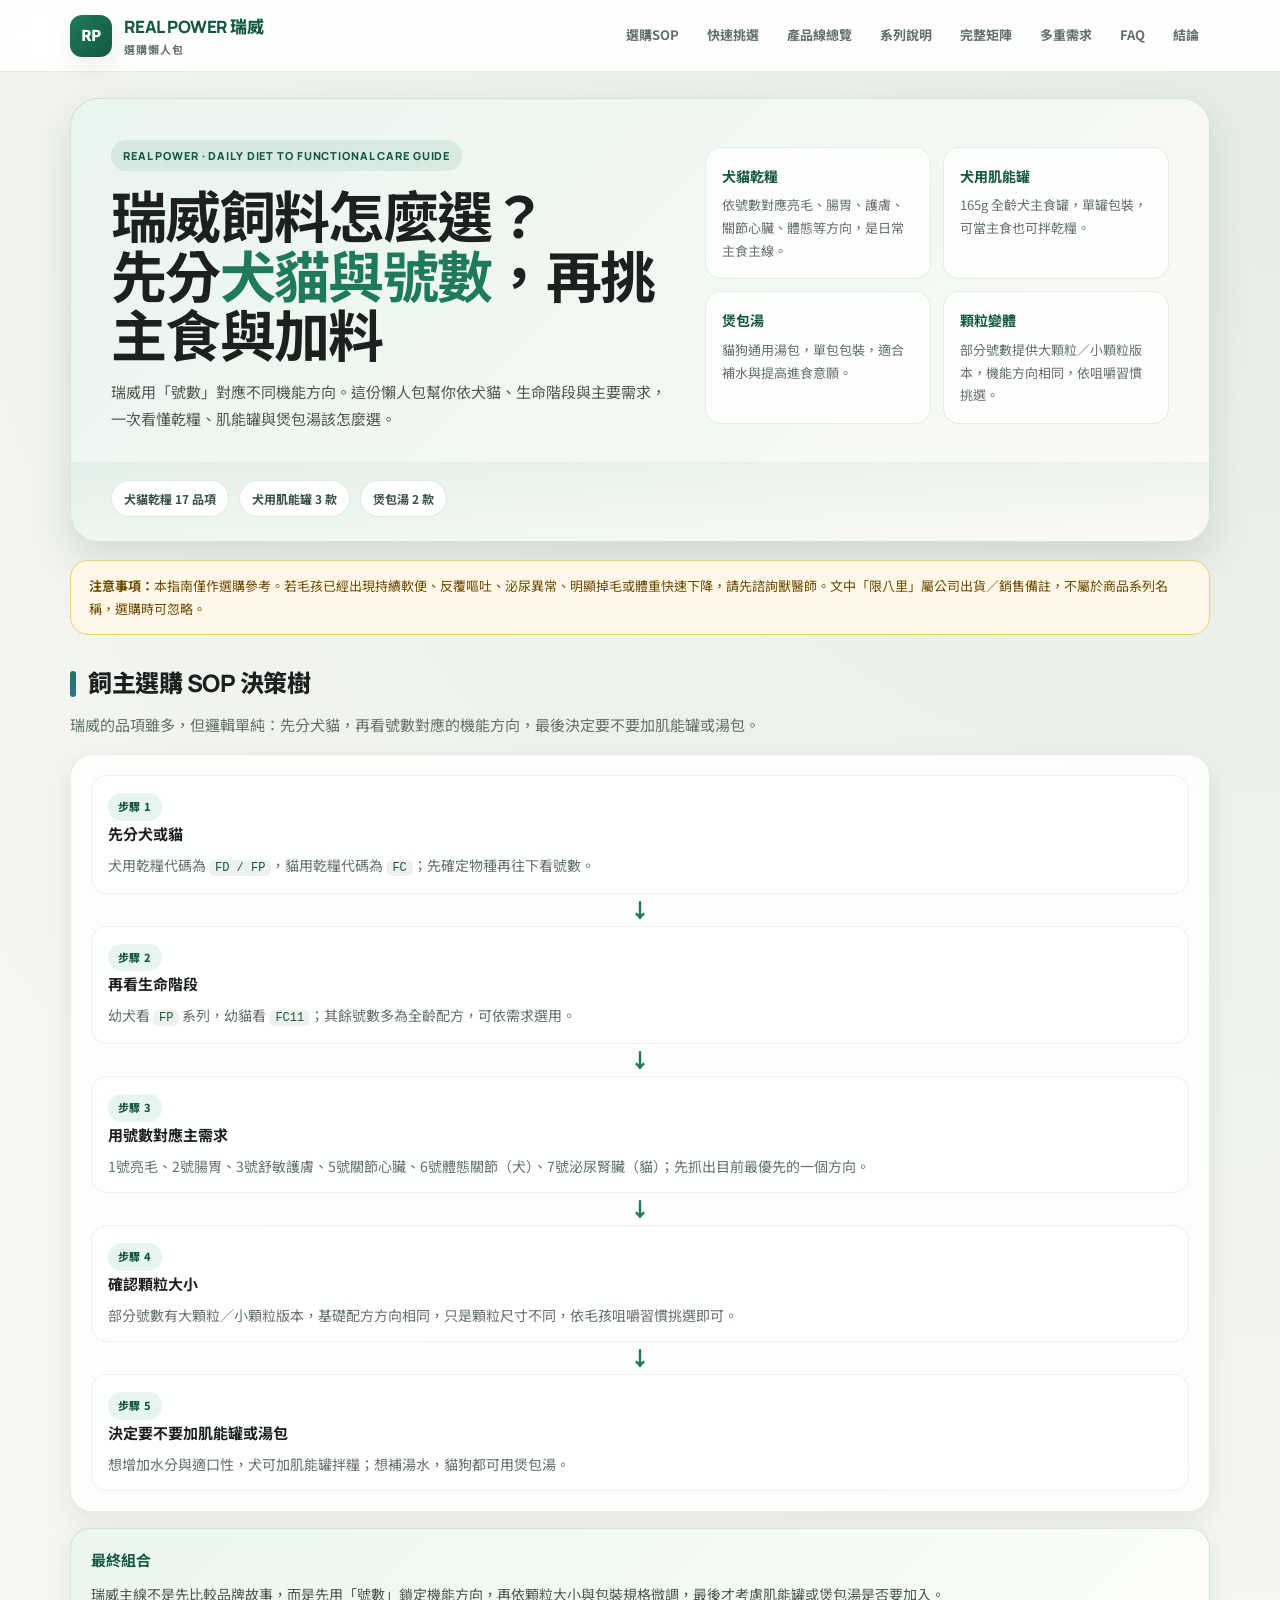
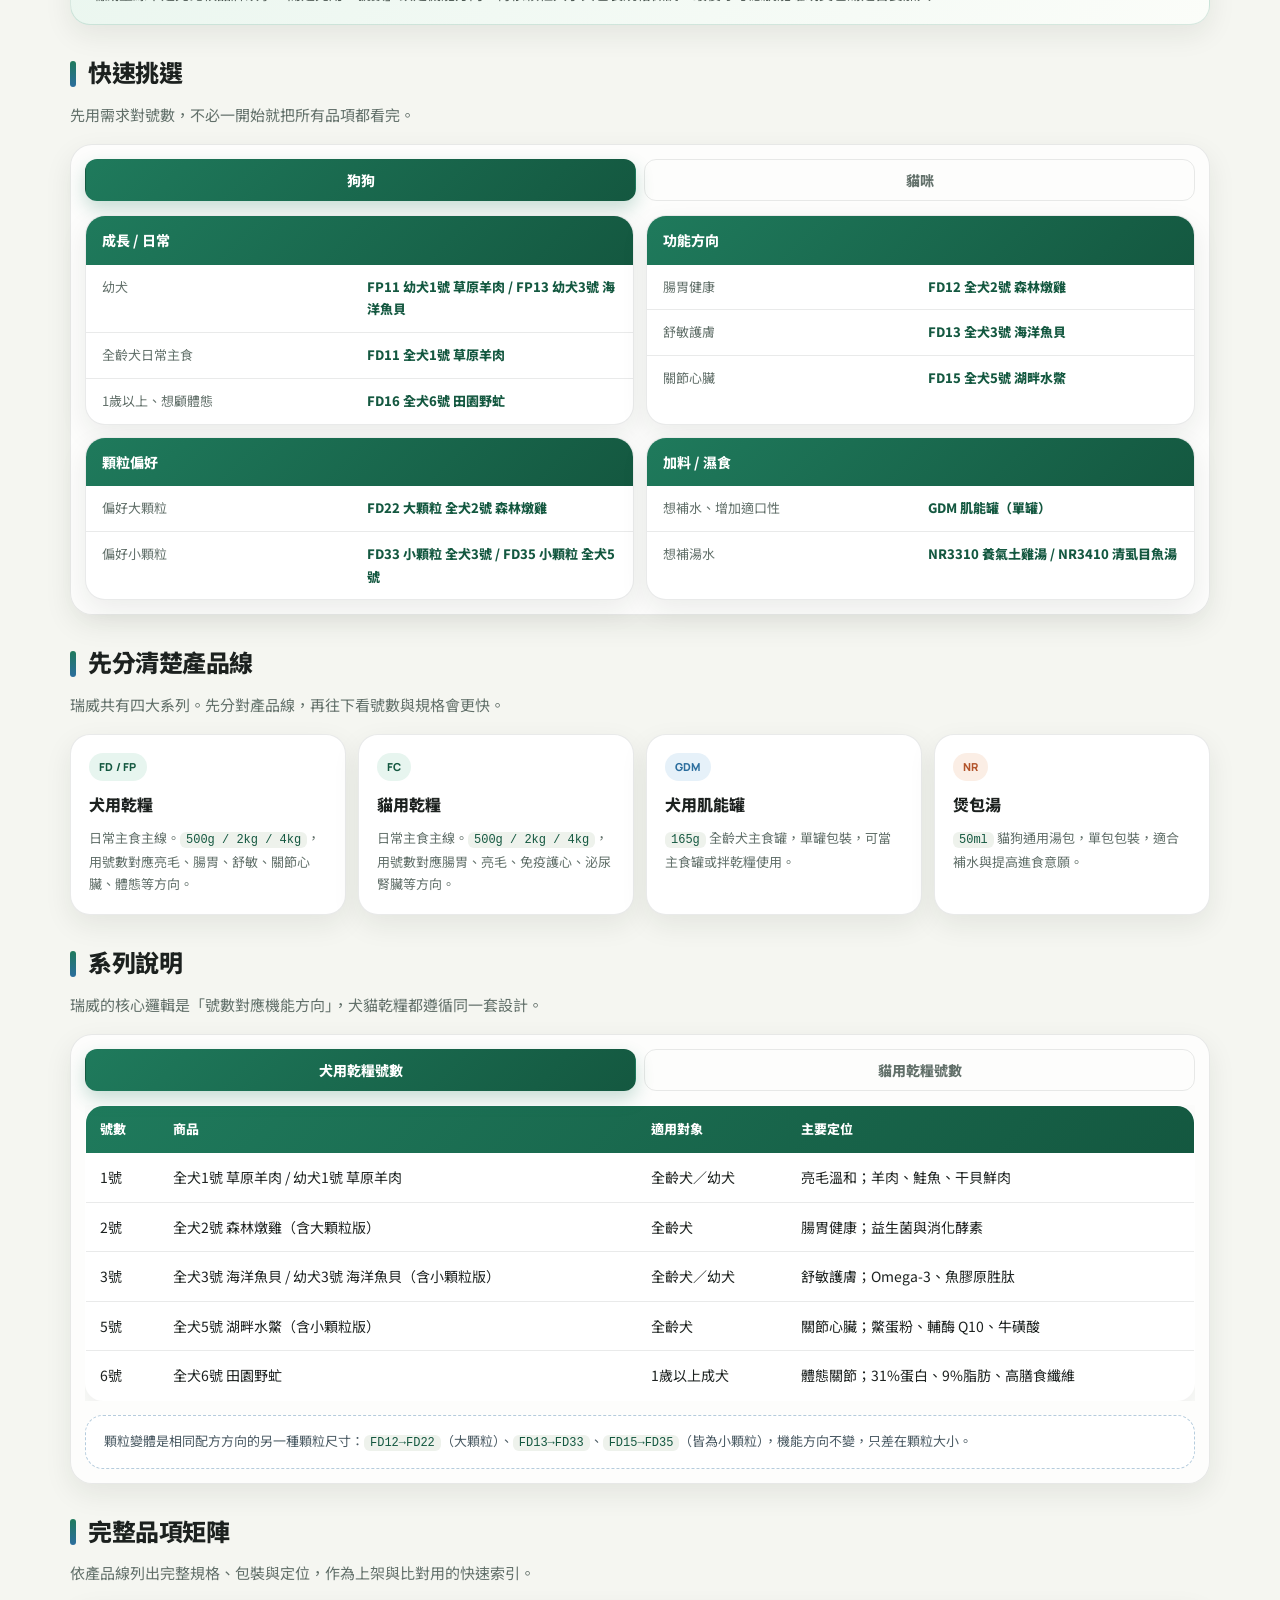
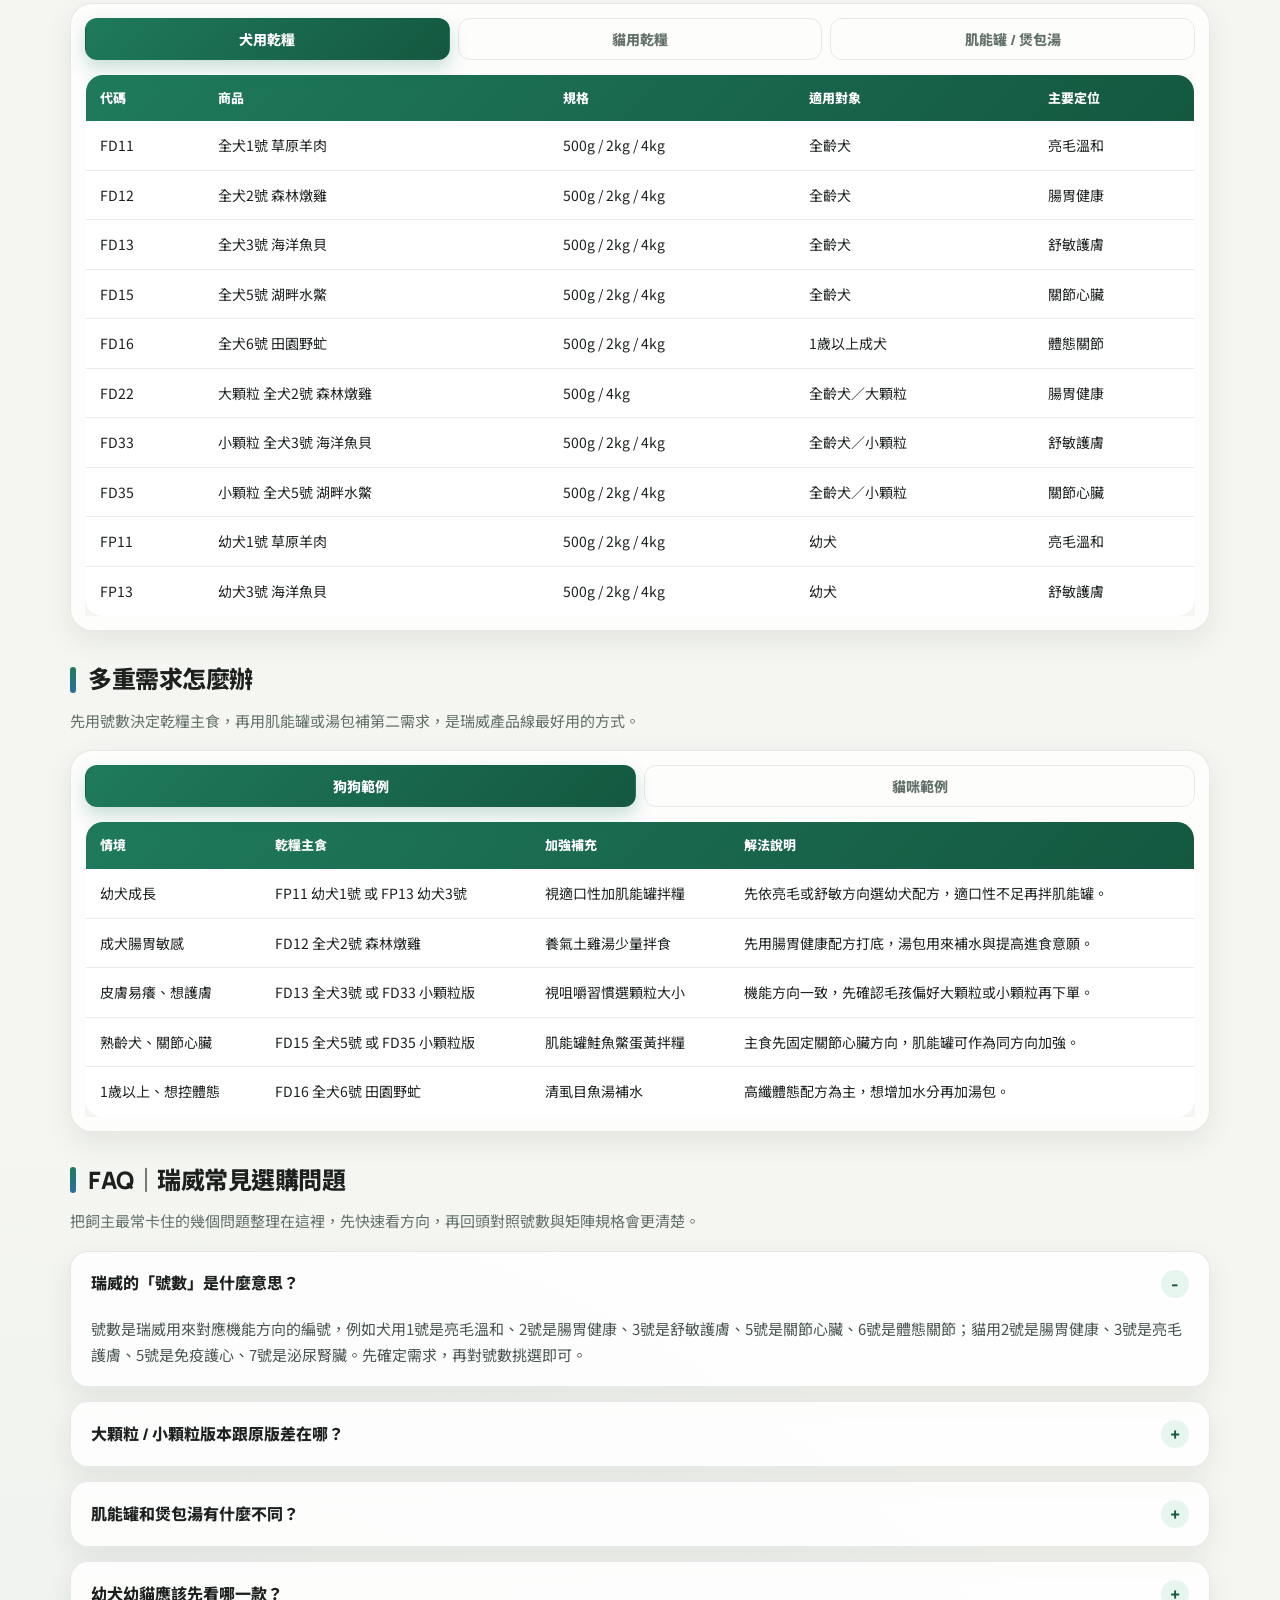
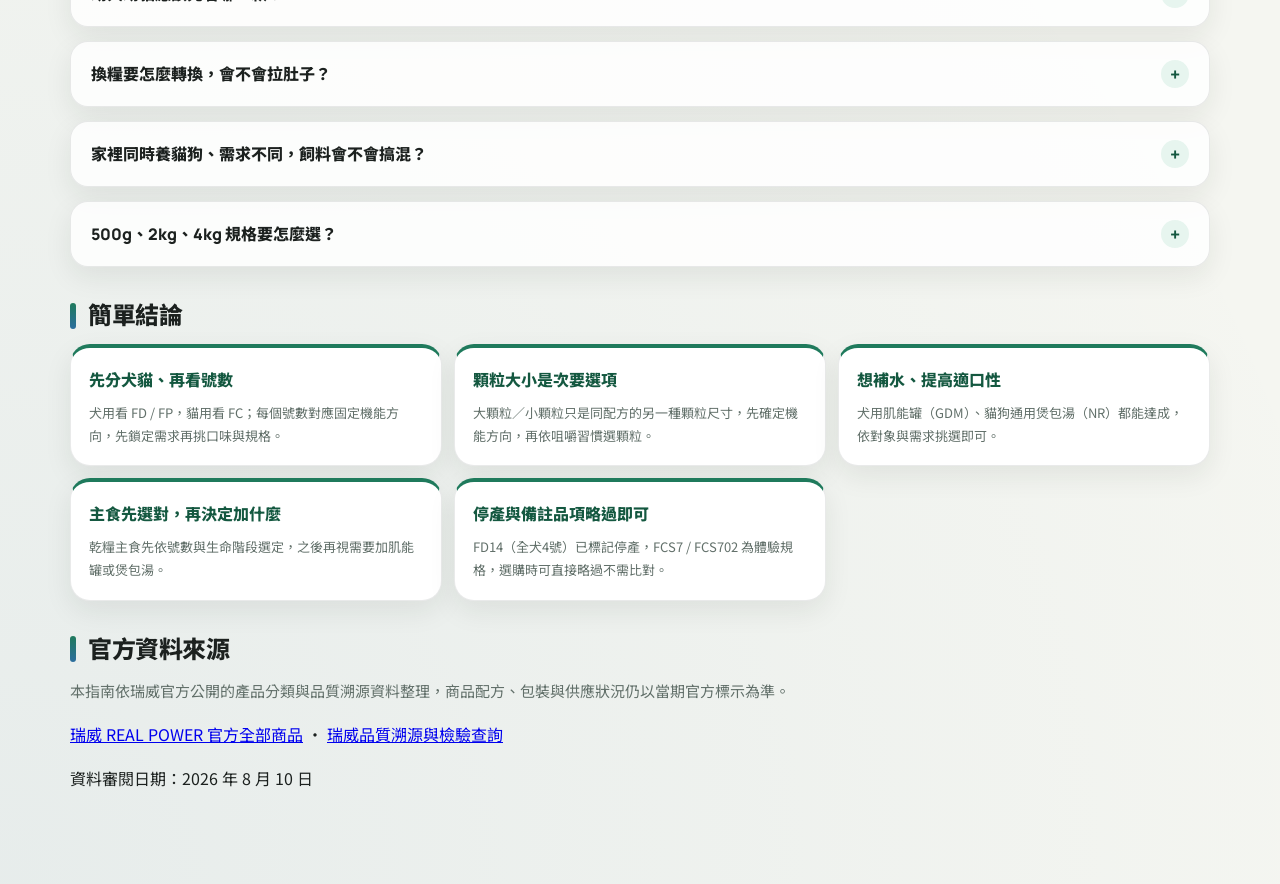
<file: guides/brands/real_power_buying_guide.html>
<!DOCTYPE html>
<html lang="zh-TW">
<head>
  <meta charset="UTF-8">
  <meta name="viewport" content="width=device-width, initial-scale=1.0">
  <title>瑞威 REAL POWER 飼料怎麼選？犬貓號數、配方與規格完整指南</title>
  <meta name="description" content="瑞威 REAL POWER 飼料怎麼選？完整整理犬貓糧號數、幼犬幼貓配方、大小顆粒、肌能罐與煢包湯，依腸胃、皮膚毛髮、關節、體態及泌尿需求快速挑選。">
  <meta name="author" content="好厝邊寵物用品店">
  <meta name="robots" content="index, follow, max-image-preview:large, max-snippet:-1, max-video-preview:-1">
  <link rel="canonical" href="https://goodneighborpet.github.io/pet-commerce-link-hub/guides/brands/real_power_buying_guide.html">
  <link rel="icon" href="../../assets/icons/favicon.ico">
  <meta property="og:type" content="article">
  <meta property="og:locale" content="zh_TW">
  <meta property="og:site_name" content="好厝邊寵物用品店">
  <meta property="og:title" content="瑞威 REAL POWER 飼料怎麼選？犬貓號數、配方與規格完整指南">
  <meta property="og:description" content="一次看懂瑞威犬貓糧號數、機能配方、顆粒與規格，依毛孩需求快速選糧。">
  <meta property="og:url" content="https://goodneighborpet.github.io/pet-commerce-link-hub/guides/brands/real_power_buying_guide.html">
  <meta property="article:published_time" content="2026-08-10">
  <meta property="article:modified_time" content="2026-08-10">
  <meta property="og:image" content="https://goodneighborpet.github.io/pet-commerce-link-hub/assets/images/logos/real_power_logo.png">
  <meta property="og:image:alt" content="瑞威 REAL POWER 品牌 Logo">
  <meta name="twitter:card" content="summary">
  <meta name="twitter:title" content="瑞威 REAL POWER 飼料選購指南">
  <meta name="twitter:description" content="犬貓號數、機能配方、顆粒與規格快速對照。">
  <meta name="twitter:image" content="https://goodneighborpet.github.io/pet-commerce-link-hub/assets/images/logos/real_power_logo.png">
  <script type="application/ld+json">
  {
    "@context": "https://schema.org",
    "@graph": [
      {
        "@type": "Article",
        "@id": "https://goodneighborpet.github.io/pet-commerce-link-hub/guides/brands/real_power_buying_guide.html#article",
        "headline": "瑞威 REAL POWER 飼料怎麼選？犬貓號數、配方與規格完整指南",
        "description": "瑞威 REAL POWER 犬貓糧號數、機能配方、顆粒與規格選購指南。",
        "inLanguage": "zh-TW",
        "datePublished": "2026-08-10",
        "dateModified": "2026-08-10",
        "mainEntityOfPage": { "@id": "https://goodneighborpet.github.io/pet-commerce-link-hub/guides/brands/real_power_buying_guide.html" },
        "image": "https://goodneighborpet.github.io/pet-commerce-link-hub/assets/images/logos/real_power_logo.png",
        "author": { "@type": "Organization", "name": "好厝邊寵物用品店", "url": "https://goodneighborpet.github.io/pet-commerce-link-hub/" },
        "publisher": { "@type": "Organization", "name": "好厝邊寵物用品店", "logo": { "@type": "ImageObject", "url": "https://goodneighborpet.github.io/pet-commerce-link-hub/assets/images/brand/good_neighbor_pet_store_logo.png" } },
        "about": { "@type": "Brand", "name": "瑞威 REAL POWER", "sameAs": "https://www.realpowerpetfood.com/zh-hant" }
      },
      {
        "@type": "BreadcrumbList",
        "itemListElement": [
          { "@type": "ListItem", "position": 1, "name": "首頁", "item": "https://goodneighborpet.github.io/pet-commerce-link-hub/" },
          { "@type": "ListItem", "position": 2, "name": "瑞威 REAL POWER 飼料選購指南" }
        ]
      },
      {
        "@type": "FAQPage",
        "mainEntity": [
          { "@type": "Question", "name": "瑞威的號數是什麼意思？", "acceptedAnswer": { "@type": "Answer", "text": "號數是瑞威用來對應機能方向的編號。犬貓的號數對應不同需求，應先確定犬貓、年齡與主要需求，再對號數挑選。" } },
          { "@type": "Question", "name": "大顆粒與小顆粒版本跟原版差在哪？", "acceptedAnswer": { "@type": "Answer", "text": "顆粒變體主要是顆粒尺寸不同，機能方向與基礎配方相同。先選定機能方向，再依毛孩的嘴型與咀嚼習慣選顆粒大小。" } },
          { "@type": "Question", "name": "瑞威換糧要怎麼轉換？", "acceptedAnswer": { "@type": "Answer", "text": "建議用 7 至 10 天漸進轉糧，新糧從約 25% 開始，每 2 至 3 天提高比例，同時觀察排便、食慾與精神狀況。" } }
        ]
      }
    ]
  }
  </script>
  <link rel="preconnect" href="https://fonts.googleapis.com">
  <link rel="preconnect" href="https://fonts.gstatic.com" crossorigin>
  <link href="https://fonts.googleapis.com/css2?family=Manrope:wght@500;700;800&family=Noto+Sans+TC:wght@400;500;700;900&display=swap" rel="stylesheet">
  <style>
    :root {
      --brand: #1f7a5c;
      --brand-dark: #145840;
      --brand-soft: #e7f5ef;
      --clay: #b3552c;
      --clay-soft: #fbeee5;
      --sea: #2c6e9e;
      --sea-soft: #e6f1f9;
      --ink: #1c211f;
      --muted: #62706a;
      --line: rgba(20, 30, 24, 0.09);
      --card: #ffffff;
      --bg: #f5f6f1;
      --shadow: 0 10px 28px rgba(20, 35, 28, 0.08);
      --radius: 18px;
    }
    * { box-sizing: border-box; }
    body {
      margin: 0;
      background:
        radial-gradient(circle at top right, rgba(31,122,92,0.08), transparent 28%),
        radial-gradient(circle at bottom left, rgba(44,110,158,0.07), transparent 24%),
        var(--bg);
      color: var(--ink);
      font-family: "Noto Sans TC", sans-serif;
      line-height: 1.75;
    }
    h1, h2, h3, h4, .brand, .kicker, .tab-btn, .badge {
      font-family: "Manrope", "Noto Sans TC", sans-serif;
    }
    .header {
      position: sticky;
      top: 0;
      z-index: 30;
      background: rgba(255,255,255,0.92);
      backdrop-filter: blur(10px);
      border-bottom: 1px solid var(--line);
    }
    .nav, .wrap {
      max-width: 1180px;
      margin: 0 auto;
    }
    .nav {
      padding: 12px 20px;
      display: flex;
      justify-content: space-between;
      align-items: center;
      gap: 16px;
    }
    .brand-wrap {
      display: flex;
      align-items: center;
      gap: 12px;
      min-width: 0;
    }
    .brand-icon {
      width: 42px;
      height: 42px;
      border-radius: 12px;
      background: linear-gradient(135deg, var(--brand), var(--brand-dark));
      color: #fff;
      display: flex;
      align-items: center;
      justify-content: center;
      font-size: 15px;
      font-weight: 900;
      letter-spacing: -.02em;
      box-shadow: var(--shadow);
      flex-shrink: 0;
    }
    .brand {
      font-size: 17px;
      font-weight: 800;
      letter-spacing: -.01em;
      color: var(--brand-dark);
    }
    .brand-sub {
      display: block;
      margin-top: -2px;
      font-size: 11px;
      letter-spacing: .08em;
      text-transform: uppercase;
      color: var(--muted);
      font-weight: 700;
    }
    .links {
      display: flex;
      gap: 6px;
      flex-wrap: wrap;
    }
    .links a {
      text-decoration: none;
      color: var(--muted);
      font-size: 13px;
      font-weight: 700;
      padding: 7px 11px;
      border-radius: 999px;
      transition: all .18s ease;
    }
    .links a:hover {
      background: var(--brand-soft);
      color: var(--brand-dark);
    }
    .wrap {
      padding: 26px 20px 80px;
    }
    .hero {
      border-radius: 28px;
      overflow: hidden;
      box-shadow: 0 18px 42px rgba(20, 40, 30, 0.12);
      background: linear-gradient(135deg, #e9f5ef, #fbfaf5);
      border: 1px solid rgba(31,122,92,0.16);
    }
    .hero-top {
      padding: 40px 40px 30px;
    }
    .hero-grid {
      display: grid;
      grid-template-columns: 1.1fr .9fr;
      gap: 26px;
      align-items: center;
    }
    .kicker {
      display: inline-block;
      padding: 6px 12px;
      background: rgba(31,122,92,0.1);
      color: var(--brand-dark);
      border-radius: 999px;
      font-size: 11px;
      font-weight: 800;
      letter-spacing: .08em;
      text-transform: uppercase;
      margin-bottom: 16px;
    }
    .hero h1 {
      margin: 0 0 14px;
      font-size: clamp(30px, 5vw, 56px);
      line-height: 1.06;
      letter-spacing: -.03em;
    }
    .hero h1 em {
      font-style: normal;
      color: var(--brand);
    }
    .hero p {
      margin: 0;
      font-size: 15px;
      color: #4f5651;
    }
    .hero-cards {
      display: grid;
      grid-template-columns: 1fr 1fr;
      gap: 12px;
    }
    .hero-card {
      padding: 16px;
      border-radius: 16px;
      background: rgba(255,255,255,0.78);
      border: 1px solid rgba(31,122,92,0.12);
    }
    .hero-card strong {
      display: block;
      margin-bottom: 6px;
      font-size: 14px;
      color: var(--brand-dark);
    }
    .hero-card p {
      margin: 0;
      font-size: 13px;
      color: var(--muted);
    }
    .hero-bottom {
      padding: 18px 40px 24px;
      display: flex;
      gap: 10px;
      flex-wrap: wrap;
      background: linear-gradient(180deg, rgba(31,122,92,0.05), rgba(31,122,92,0));
    }
    .pill {
      display: inline-flex;
      align-items: center;
      padding: 7px 12px;
      border-radius: 999px;
      background: #fff;
      border: 1px solid rgba(31,122,92,0.15);
      color: #385147;
      font-size: 12px;
      font-weight: 700;
    }
    .notice {
      margin-top: 18px;
      padding: 14px 18px;
      border-radius: 18px;
      background: #fff8e8;
      border: 1px solid #efcc78;
      color: #6b4a00;
      font-size: 13px;
    }
    .section {
      margin-top: 34px;
    }
    .section-title {
      display: flex;
      align-items: center;
      gap: 12px;
      margin: 0 0 14px;
      font-size: 24px;
      font-weight: 800;
      line-height: 1.2;
      letter-spacing: -.02em;
    }
    .section-title::before {
      content: "";
      width: 6px;
      height: 26px;
      border-radius: 999px;
      background: linear-gradient(180deg, var(--brand), var(--sea));
      flex-shrink: 0;
    }
    .intro {
      margin: 0 0 16px;
      color: var(--muted);
      font-size: 15px;
    }
    .tabs {
      background: rgba(255,255,255,0.78);
      border: 1px solid var(--line);
      border-radius: 22px;
      padding: 14px;
      box-shadow: var(--shadow);
    }
    .tab-row {
      display: grid;
      grid-template-columns: 1fr 1fr;
      gap: 8px;
      margin-bottom: 14px;
    }
    .tab-row.tab-row-3 {
      grid-template-columns: 1fr 1fr 1fr;
    }
    .tab-btn {
      border: 1px solid var(--line);
      background: transparent;
      color: var(--muted);
      border-radius: 12px;
      padding: 10px 14px;
      font-size: 14px;
      font-weight: 800;
      cursor: pointer;
      transition: all .16s ease;
    }
    .tab-btn.active {
      background: linear-gradient(135deg, var(--brand), var(--brand-dark));
      color: #fff;
      border-color: transparent;
      box-shadow: 0 8px 18px rgba(31,122,92,0.24);
    }
    .tab-pane { display: none; }
    .tab-pane.active { display: block; }
    .qp-grid {
      display: grid;
      grid-template-columns: 1fr 1fr;
      gap: 12px;
    }
    .qp-card, .card, .summary-card {
      background: var(--card);
      border: 1px solid var(--line);
      border-radius: 20px;
      box-shadow: var(--shadow);
    }
    .qp-card {
      overflow: hidden;
    }
    .qp-head {
      padding: 12px 16px;
      background: linear-gradient(135deg, var(--brand), var(--brand-dark));
      color: #fff;
      font-size: 14px;
      font-weight: 800;
      letter-spacing: .01em;
    }
    .qp-row {
      display: grid;
      grid-template-columns: 1fr 1fr;
      gap: 14px;
      padding: 11px 16px;
      border-bottom: 1px solid var(--line);
      font-size: 13px;
    }
    .qp-row:last-child { border-bottom: none; }
    .qp-row span:first-child { color: var(--muted); }
    .qp-row span:last-child { color: var(--brand-dark); font-weight: 800; }
    .card-grid {
      display: grid;
      grid-template-columns: repeat(3, 1fr);
      gap: 12px;
    }
    .card-grid-2 {
      display: grid;
      grid-template-columns: repeat(2, 1fr);
      gap: 12px;
    }
    .card-grid-4 {
      display: grid;
      grid-template-columns: repeat(4, 1fr);
      gap: 12px;
    }
    .card-grid-6 {
      display: grid;
      grid-template-columns: repeat(6, 1fr);
      gap: 12px;
    }
    .card, .summary-card {
      padding: 18px;
    }
    .card h3, .summary-card h4 {
      margin: 0 0 8px;
      font-size: 16px;
      font-weight: 800;
    }
    .card p, .summary-card p {
      margin: 0;
      color: var(--muted);
      font-size: 13px;
    }
    .mini-tags {
      display: flex;
      gap: 6px;
      flex-wrap: wrap;
      margin-bottom: 10px;
    }
    .badge {
      display: inline-flex;
      align-items: center;
      padding: 4px 10px;
      border-radius: 999px;
      font-size: 11px;
      font-weight: 800;
      letter-spacing: .02em;
    }
    .badge-brand { background: var(--brand-soft); color: var(--brand-dark); }
    .badge-clay { background: var(--clay-soft); color: var(--clay); }
    .badge-sea { background: var(--sea-soft); color: var(--sea); }
    .badge-gray { background: #eef0ec; color: #555; }
    .tbl-wrap {
      overflow-x: auto;
      margin-top: 10px;
    }
    table {
      width: 100%;
      border-collapse: collapse;
      background: var(--card);
      border: 1px solid var(--line);
      border-radius: 18px;
      overflow: hidden;
      box-shadow: var(--shadow);
      font-size: 14px;
    }
    thead {
      background: linear-gradient(135deg, var(--brand), var(--brand-dark));
      color: #fff;
    }
    thead th {
      padding: 12px 14px;
      text-align: left;
      font-size: 13px;
      font-weight: 800;
    }
    tbody td {
      padding: 12px 14px;
      border-bottom: 1px solid var(--line);
      vertical-align: top;
    }
    tbody tr:last-child td { border-bottom: none; }
    tbody tr:hover td { background: #f6faf7; }
    code {
      background: #eef2ec;
      border-radius: 6px;
      padding: 1px 6px;
      font-size: 12px;
      color: var(--brand-dark);
    }
    .summary-grid {
      display: grid;
      grid-template-columns: repeat(3, 1fr);
      gap: 12px;
    }
    .summary-card {
      border-top: 4px solid var(--brand);
    }
    .summary-card h4 {
      color: var(--brand-dark);
    }
    .sop-path {
      padding: 20px;
      border-radius: 22px;
      background: rgba(255,255,255,0.82);
      border: 1px solid var(--line);
      box-shadow: var(--shadow);
    }
    .sop-step {
      padding: 14px 16px;
      border-radius: 16px;
      background: #fff;
      border: 1px solid rgba(20,20,20,0.06);
    }
    .sop-step + .sop-step {
      margin-top: 12px;
    }
    .sop-kicker {
      display: inline-flex;
      align-items: center;
      padding: 4px 10px;
      border-radius: 999px;
      background: var(--brand-soft);
      color: var(--brand-dark);
      font-size: 11px;
      font-weight: 800;
      letter-spacing: .04em;
    }
    .sop-step strong {
      display: block;
      margin-bottom: 6px;
      font-size: 15px;
      color: var(--ink);
    }
    .sop-step p {
      margin: 0;
      color: var(--muted);
      font-size: 14px;
    }
    .sop-arrow {
      text-align: center;
      font-size: 20px;
      font-weight: 900;
      color: var(--brand);
      padding: 6px 0;
      line-height: 1;
    }
    .sop-final {
      margin-top: 16px;
      padding: 18px 20px;
      border-radius: 20px;
      background: linear-gradient(135deg, #eaf6ef, #fbfdf9);
      border: 1px solid rgba(31,122,92,0.16);
      box-shadow: var(--shadow);
    }
    .sop-final strong {
      display: block;
      margin-bottom: 8px;
      color: var(--brand-dark);
      font-size: 15px;
    }
    .sop-final p {
      margin: 0;
      color: #4a5650;
      font-size: 14px;
    }
    .faq-list {
      display: grid;
      gap: 14px;
    }
    .faq-item {
      background: rgba(255,255,255,0.82);
      border: 1px solid var(--line);
      border-radius: 18px;
      box-shadow: var(--shadow);
      overflow: hidden;
    }
    .faq-item summary {
      list-style: none;
      cursor: pointer;
      padding: 18px 20px;
      font-family: "Manrope", "Noto Sans TC", sans-serif;
      font-size: 16px;
      font-weight: 800;
      line-height: 1.45;
      color: var(--ink);
      display: flex;
      align-items: center;
      justify-content: space-between;
      gap: 16px;
    }
    .faq-item summary::-webkit-details-marker {
      display: none;
    }
    .faq-item summary::after {
      content: "+";
      width: 28px;
      height: 28px;
      border-radius: 50%;
      background: var(--brand-soft);
      color: var(--brand-dark);
      display: inline-flex;
      align-items: center;
      justify-content: center;
      font-size: 18px;
      font-weight: 900;
      flex-shrink: 0;
    }
    .faq-item[open] summary::after {
      content: "-";
    }
    .faq-body {
      padding: 0 20px 18px;
      color: #495650;
      font-size: 15px;
    }
    .faq-body p {
      margin: 0;
    }
    .footer-note {
      margin-top: 14px;
      padding: 14px 18px;
      border-radius: 18px;
      background: #fff;
      border: 1px dashed rgba(44,110,158,0.35);
      color: #4a5a63;
      font-size: 13px;
    }
    @media (max-width: 960px) {
      .hero-grid, .qp-grid, .summary-grid, .card-grid-4, .card-grid-6 {
        grid-template-columns: 1fr 1fr;
      }
      .card-grid, .card-grid-2 {
        grid-template-columns: 1fr;
      }
      .hero-cards {
        grid-template-columns: 1fr 1fr;
      }
    }
    @media (max-width: 620px) {
      .nav {
        flex-direction: column;
        align-items: flex-start;
      }
      .hero-top, .hero-bottom, .wrap {
        padding-left: 18px;
        padding-right: 18px;
      }
      .hero-cards {
        grid-template-columns: 1fr;
      }
      .qp-row {
        grid-template-columns: 1fr;
      }
      .tab-row, .tab-row.tab-row-3 {
        grid-template-columns: 1fr;
      }
      .card-grid-4, .card-grid-6 {
        grid-template-columns: 1fr 1fr;
      }
    }
  </style>
</head>
<body>
  <header class="header">
    <nav class="nav">
      <div class="brand-wrap">
        <div class="brand-icon">RP</div>
        <div>
          <span class="brand">REAL POWER 瑞威</span>
          <span class="brand-sub">選購懶人包</span>
        </div>
      </div>
      <div class="links">
        <a href="#sop">選購SOP</a>
        <a href="#pick">快速挑選</a>
        <a href="#format">產品線總覽</a>
        <a href="#series">系列說明</a>
        <a href="#matrix">完整矩陣</a>
        <a href="#multi">多重需求</a>
        <a href="#faq">FAQ</a>
        <a href="#summary">結論</a>
      </div>
    </nav>
  </header>

  <div class="wrap">
    <section class="hero">
      <div class="hero-top">
        <div class="hero-grid">
          <div>
            <div class="kicker">REAL POWER · DAILY DIET TO FUNCTIONAL CARE GUIDE</div>
            <h1>瑞威飼料怎麼選？<br>先分<em>犬貓與號數</em>，再挑主食與加料</h1>
            <p>瑞威用「號數」對應不同機能方向。這份懶人包幫你依犬貓、生命階段與主要需求，一次看懂乾糧、肌能罐與煲包湯該怎麼選。</p>
          </div>
          <div class="hero-cards">
            <div class="hero-card">
              <strong>犬貓乾糧</strong>
              <p>依號數對應亮毛、腸胃、護膚、關節心臟、體態等方向，是日常主食主線。</p>
            </div>
            <div class="hero-card">
              <strong>犬用肌能罐</strong>
              <p>165g 全齡犬主食罐，單罐包裝，可當主食也可拌乾糧。</p>
            </div>
            <div class="hero-card">
              <strong>煲包湯</strong>
              <p>貓狗通用湯包，單包包裝，適合補水與提高進食意願。</p>
            </div>
            <div class="hero-card">
              <strong>顆粒變體</strong>
              <p>部分號數提供大顆粒／小顆粒版本，機能方向相同，依咀嚼習慣挑選。</p>
            </div>
          </div>
        </div>
      </div>
      <div class="hero-bottom">
        <span class="pill">犬貓乾糧 17 品項</span>
        <span class="pill">犬用肌能罐 3 款</span>
        <span class="pill">煲包湯 2 款</span>
      </div>
    </section>

    <div class="notice">
      <strong>注意事項：</strong>本指南僅作選購參考。若毛孩已經出現持續軟便、反覆嘔吐、泌尿異常、明顯掉毛或體重快速下降，請先諮詢獸醫師。文中「限八里」屬公司出貨／銷售備註，不屬於商品系列名稱，選購時可忽略。
    </div>

    <section class="section" id="sop">
      <h2 class="section-title">飼主選購 SOP 決策樹</h2>
      <p class="intro">瑞威的品項雖多，但邏輯單純：先分犬貓，再看號數對應的機能方向，最後決定要不要加肌能罐或湯包。</p>

      <div class="sop-path">
        <div class="sop-step">
          <span class="sop-kicker">步驟 1</span>
          <strong>先分犬或貓</strong>
          <p>犬用乾糧代碼為 <code>FD / FP</code>，貓用乾糧代碼為 <code>FC</code>；先確定物種再往下看號數。</p>
        </div>
        <div class="sop-arrow">↓</div>
        <div class="sop-step">
          <span class="sop-kicker">步驟 2</span>
          <strong>再看生命階段</strong>
          <p>幼犬看 <code>FP</code> 系列，幼貓看 <code>FC11</code>；其餘號數多為全齡配方，可依需求選用。</p>
        </div>
        <div class="sop-arrow">↓</div>
        <div class="sop-step">
          <span class="sop-kicker">步驟 3</span>
          <strong>用號數對應主需求</strong>
          <p>1號亮毛、2號腸胃、3號舒敏護膚、5號關節心臟、6號體態關節（犬）、7號泌尿腎臟（貓）；先抓出目前最優先的一個方向。</p>
        </div>
        <div class="sop-arrow">↓</div>
        <div class="sop-step">
          <span class="sop-kicker">步驟 4</span>
          <strong>確認顆粒大小</strong>
          <p>部分號數有大顆粒／小顆粒版本，基礎配方方向相同，只是顆粒尺寸不同，依毛孩咀嚼習慣挑選即可。</p>
        </div>
        <div class="sop-arrow">↓</div>
        <div class="sop-step">
          <span class="sop-kicker">步驟 5</span>
          <strong>決定要不要加肌能罐或湯包</strong>
          <p>想增加水分與適口性，犬可加肌能罐拌糧；想補湯水，貓狗都可用煲包湯。</p>
        </div>
      </div>

      <div class="sop-final">
        <strong>最終組合</strong>
        <p>瑞威主線不是先比較品牌故事，而是先用「號數」鎖定機能方向，再依顆粒大小與包裝規格微調，最後才考慮肌能罐或煲包湯是否要加入。</p>
      </div>
    </section>

    <section class="section" id="pick">
      <h2 class="section-title">快速挑選</h2>
      <p class="intro">先用需求對號數，不必一開始就把所有品項都看完。</p>

      <div class="tabs">
        <div class="tab-row">
          <button class="tab-btn active" onclick="switchTab(this,'dog-pick')">狗狗</button>
          <button class="tab-btn" onclick="switchTab(this,'cat-pick')">貓咪</button>
        </div>

        <div id="dog-pick" class="tab-pane active">
          <div class="qp-grid">
            <div class="qp-card">
              <div class="qp-head">成長 / 日常</div>
              <div class="qp-row"><span>幼犬</span><span>FP11 幼犬1號 草原羊肉 / FP13 幼犬3號 海洋魚貝</span></div>
              <div class="qp-row"><span>全齡犬日常主食</span><span>FD11 全犬1號 草原羊肉</span></div>
              <div class="qp-row"><span>1歲以上、想顧體態</span><span>FD16 全犬6號 田園野虻</span></div>
            </div>
            <div class="qp-card">
              <div class="qp-head">功能方向</div>
              <div class="qp-row"><span>腸胃健康</span><span>FD12 全犬2號 森林燉雞</span></div>
              <div class="qp-row"><span>舒敏護膚</span><span>FD13 全犬3號 海洋魚貝</span></div>
              <div class="qp-row"><span>關節心臟</span><span>FD15 全犬5號 湖畔水鱉</span></div>
            </div>
            <div class="qp-card">
              <div class="qp-head">顆粒偏好</div>
              <div class="qp-row"><span>偏好大顆粒</span><span>FD22 大顆粒 全犬2號 森林燉雞</span></div>
              <div class="qp-row"><span>偏好小顆粒</span><span>FD33 小顆粒 全犬3號 / FD35 小顆粒 全犬5號</span></div>
            </div>
            <div class="qp-card">
              <div class="qp-head">加料 / 濕食</div>
              <div class="qp-row"><span>想補水、增加適口性</span><span>GDM 肌能罐（單罐）</span></div>
              <div class="qp-row"><span>想補湯水</span><span>NR3310 養氣土雞湯 / NR3410 清虱目魚湯</span></div>
            </div>
          </div>
        </div>

        <div id="cat-pick" class="tab-pane">
          <div class="qp-grid">
            <div class="qp-card">
              <div class="qp-head">成長 / 日常</div>
              <div class="qp-row"><span>幼貓</span><span>FC11 幼貓1號 腸胃護膚</span></div>
              <div class="qp-row"><span>全齡貓日常主食</span><span>FC12 2號 森林燉雞</span></div>
              <div class="qp-row"><span>偏好小顆粒</span><span>FC32 小顆粒 2號 / FC37 小顆粒 7號</span></div>
            </div>
            <div class="qp-card">
              <div class="qp-head">功能方向</div>
              <div class="qp-row"><span>亮毛護膚</span><span>FC13 3號 海洋魚貝</span></div>
              <div class="qp-row"><span>免疫護心</span><span>FC15 5號 湖畔水鱉</span></div>
              <div class="qp-row"><span>泌尿腎臟</span><span>FC17 7號 河畔雞鴨</span></div>
            </div>
            <div class="qp-card">
              <div class="qp-head">加料 / 補水</div>
              <div class="qp-row"><span>想補湯水、提高進食意願</span><span>NR3310 養氣土雞湯 / NR3410 清虱目魚湯</span></div>
            </div>
          </div>
        </div>
      </div>
    </section>

    <section class="section" id="format">
      <h2 class="section-title">先分清楚產品線</h2>
      <p class="intro">瑞威共有四大系列。先分對產品線，再往下看號數與規格會更快。</p>

      <div class="card-grid-4">
        <div class="card">
          <div class="mini-tags">
            <span class="badge badge-brand">FD / FP</span>
          </div>
          <h3>犬用乾糧</h3>
          <p>日常主食主線。<code>500g / 2kg / 4kg</code>，用號數對應亮毛、腸胃、舒敏、關節心臟、體態等方向。</p>
        </div>
        <div class="card">
          <div class="mini-tags">
            <span class="badge badge-brand">FC</span>
          </div>
          <h3>貓用乾糧</h3>
          <p>日常主食主線。<code>500g / 2kg / 4kg</code>，用號數對應腸胃、亮毛、免疫護心、泌尿腎臟等方向。</p>
        </div>
        <div class="card">
          <div class="mini-tags">
            <span class="badge badge-sea">GDM</span>
          </div>
          <h3>犬用肌能罐</h3>
          <p><code>165g</code> 全齡犬主食罐，單罐包裝，可當主食罐或拌乾糧使用。</p>
        </div>
        <div class="card">
          <div class="mini-tags">
            <span class="badge badge-clay">NR</span>
          </div>
          <h3>煲包湯</h3>
          <p><code>50ml</code> 貓狗通用湯包，單包包裝，適合補水與提高進食意願。</p>
        </div>
      </div>
    </section>

    <section class="section" id="series">
      <h2 class="section-title">系列說明</h2>
      <p class="intro">瑞威的核心邏輯是「號數對應機能方向」，犬貓乾糧都遵循同一套設計。</p>

      <div class="tabs">
        <div class="tab-row">
          <button class="tab-btn active" onclick="switchTab(this,'dog-series')">犬用乾糧號數</button>
          <button class="tab-btn" onclick="switchTab(this,'cat-series')">貓用乾糧號數</button>
        </div>

        <div id="dog-series" class="tab-pane active">
          <div class="tbl-wrap">
            <table>
              <thead>
                <tr><th>號數</th><th>商品</th><th>適用對象</th><th>主要定位</th></tr>
              </thead>
              <tbody>
                <tr><td>1號</td><td>全犬1號 草原羊肉 / 幼犬1號 草原羊肉</td><td>全齡犬／幼犬</td><td>亮毛溫和；羊肉、鮭魚、干貝鮮肉</td></tr>
                <tr><td>2號</td><td>全犬2號 森林燉雞（含大顆粒版）</td><td>全齡犬</td><td>腸胃健康；益生菌與消化酵素</td></tr>
                <tr><td>3號</td><td>全犬3號 海洋魚貝 / 幼犬3號 海洋魚貝（含小顆粒版）</td><td>全齡犬／幼犬</td><td>舒敏護膚；Omega-3、魚膠原胜肽</td></tr>
                <tr><td>5號</td><td>全犬5號 湖畔水鱉（含小顆粒版）</td><td>全齡犬</td><td>關節心臟；鱉蛋粉、輔酶 Q10、牛磺酸</td></tr>
                <tr><td>6號</td><td>全犬6號 田園野虻</td><td>1歲以上成犬</td><td>體態關節；31%蛋白、9%脂肪、高膳食纖維</td></tr>
              </tbody>
            </table>
          </div>
          <div class="footer-note">
            顆粒變體是相同配方方向的另一種顆粒尺寸：<code>FD12→FD22</code>（大顆粒）、<code>FD13→FD33</code>、<code>FD15→FD35</code>（皆為小顆粒），機能方向不變，只差在顆粒大小。
          </div>
        </div>

        <div id="cat-series" class="tab-pane">
          <div class="tbl-wrap">
            <table>
              <thead>
                <tr><th>號數</th><th>商品</th><th>適用對象</th><th>主要定位</th></tr>
              </thead>
              <tbody>
                <tr><td>幼貓1號</td><td>幼貓1號</td><td>幼貓</td><td>腸胃護膚；幼貓成長配方</td></tr>
                <tr><td>2號</td><td>2號 森林燉雞（含小顆粒版）</td><td>全齡貓</td><td>腸胃健康</td></tr>
                <tr><td>3號</td><td>3號 海洋魚貝</td><td>全齡貓</td><td>亮毛護膚</td></tr>
                <tr><td>5號</td><td>5號 湖畔水鱉</td><td>全齡貓</td><td>免疫護心</td></tr>
                <tr><td>7號</td><td>7號 河畔雞鴨（含小顆粒版）</td><td>全齡貓</td><td>泌尿腎臟</td></tr>
              </tbody>
            </table>
          </div>
          <div class="footer-note">
            顆粒變體：<code>FC12→FC32</code>、<code>FC17→FC37</code>（皆為小顆粒），機能方向與一般顆粒版本相同。
          </div>
        </div>
      </div>
    </section>

    <section class="section" id="matrix">
      <h2 class="section-title">完整品項矩陣</h2>
      <p class="intro">依產品線列出完整規格、包裝與定位，作為上架與比對用的快速索引。</p>

      <div class="tabs">
        <div class="tab-row tab-row-3">
          <button class="tab-btn active" onclick="switchTab(this,'m-dog')">犬用乾糧</button>
          <button class="tab-btn" onclick="switchTab(this,'m-cat')">貓用乾糧</button>
          <button class="tab-btn" onclick="switchTab(this,'m-can')">肌能罐 / 煲包湯</button>
        </div>

        <div id="m-dog" class="tab-pane active">
          <div class="tbl-wrap">
            <table>
              <thead>
                <tr><th>代碼</th><th>商品</th><th>規格</th><th>適用對象</th><th>主要定位</th></tr>
              </thead>
              <tbody>
                <tr><td>FD11</td><td>全犬1號 草原羊肉</td><td>500g / 2kg / 4kg</td><td>全齡犬</td><td>亮毛溫和</td></tr>
                <tr><td>FD12</td><td>全犬2號 森林燉雞</td><td>500g / 2kg / 4kg</td><td>全齡犬</td><td>腸胃健康</td></tr>
                <tr><td>FD13</td><td>全犬3號 海洋魚貝</td><td>500g / 2kg / 4kg</td><td>全齡犬</td><td>舒敏護膚</td></tr>
                <tr><td>FD15</td><td>全犬5號 湖畔水鱉</td><td>500g / 2kg / 4kg</td><td>全齡犬</td><td>關節心臟</td></tr>
                <tr><td>FD16</td><td>全犬6號 田園野虻</td><td>500g / 2kg / 4kg</td><td>1歲以上成犬</td><td>體態關節</td></tr>
                <tr><td>FD22</td><td>大顆粒 全犬2號 森林燉雞</td><td>500g / 4kg</td><td>全齡犬／大顆粒</td><td>腸胃健康</td></tr>
                <tr><td>FD33</td><td>小顆粒 全犬3號 海洋魚貝</td><td>500g / 2kg / 4kg</td><td>全齡犬／小顆粒</td><td>舒敏護膚</td></tr>
                <tr><td>FD35</td><td>小顆粒 全犬5號 湖畔水鱉</td><td>500g / 2kg / 4kg</td><td>全齡犬／小顆粒</td><td>關節心臟</td></tr>
                <tr><td>FP11</td><td>幼犬1號 草原羊肉</td><td>500g / 2kg / 4kg</td><td>幼犬</td><td>亮毛溫和</td></tr>
                <tr><td>FP13</td><td>幼犬3號 海洋魚貝</td><td>500g / 2kg / 4kg</td><td>幼犬</td><td>舒敏護膚</td></tr>
              </tbody>
            </table>
          </div>
        </div>

        <div id="m-cat" class="tab-pane">
          <div class="tbl-wrap">
            <table>
              <thead>
                <tr><th>代碼</th><th>商品</th><th>規格</th><th>適用對象</th><th>主要定位</th></tr>
              </thead>
              <tbody>
                <tr><td>FC11</td><td>幼貓1號</td><td>500g / 2kg</td><td>幼貓</td><td>腸胃護膚</td></tr>
                <tr><td>FC12</td><td>2號 森林燉雞</td><td>500g / 2kg / 4kg</td><td>全齡貓</td><td>腸胃健康</td></tr>
                <tr><td>FC13</td><td>3號 海洋魚貝</td><td>500g / 2kg / 4kg</td><td>全齡貓</td><td>亮毛護膚</td></tr>
                <tr><td>FC15</td><td>5號 湖畔水鱉</td><td>500g / 2kg / 4kg</td><td>全齡貓</td><td>免疫護心</td></tr>
                <tr><td>FC17</td><td>7號 河畔雞鴨</td><td>500g / 2kg</td><td>全齡貓</td><td>泌尿腎臟</td></tr>
                <tr><td>FC32</td><td>小顆粒 2號 森林燉雞</td><td>500g / 2kg</td><td>全齡貓／小顆粒</td><td>腸胃健康</td></tr>
                <tr><td>FC37</td><td>小顆粒 7號 河畔雞鴨</td><td>500g / 2kg</td><td>全齡貓／小顆粒</td><td>泌尿腎臟</td></tr>
              </tbody>
            </table>
          </div>
        </div>

        <div id="m-can" class="tab-pane">
          <div class="tbl-wrap">
            <table>
              <thead>
                <tr><th>SKU</th><th>商品</th><th>規格</th><th>包裝</th><th>主要定位</th></tr>
              </thead>
              <tbody>
                <tr><td>GDM101</td><td>雞肉南瓜紅蘿蔔橘</td><td>165g</td><td>單罐</td><td>全齡犬主食罐</td></tr>
                <tr><td>GDM201</td><td>鱈魚海瓜子粉</td><td>165g</td><td>單罐</td><td>全齡犬主食罐</td></tr>
                <tr><td>GDM301</td><td>鮭魚鱉蛋黃</td><td>165g</td><td>單罐</td><td>全齡犬主食罐</td></tr>
                <tr><td>NR3310</td><td>養氣土雞湯</td><td>50ml</td><td>單包</td><td>貓狗通用湯包</td></tr>
                <tr><td>NR3410</td><td>清虱目魚湯</td><td>50ml</td><td>單包</td><td>貓狗通用湯包</td></tr>
              </tbody>
            </table>
          </div>
        </div>
      </div>
    </section>

    <section class="section" id="multi">
      <h2 class="section-title">多重需求怎麼辦</h2>
      <p class="intro">先用號數決定乾糧主食，再用肌能罐或湯包補第二需求，是瑞威產品線最好用的方式。</p>

      <div class="tabs">
        <div class="tab-row">
          <button class="tab-btn active" onclick="switchTab(this,'dog-multi')">狗狗範例</button>
          <button class="tab-btn" onclick="switchTab(this,'cat-multi')">貓咪範例</button>
        </div>

        <div id="dog-multi" class="tab-pane active">
          <div class="tbl-wrap">
            <table>
              <thead>
                <tr><th>情境</th><th>乾糧主食</th><th>加強補充</th><th>解法說明</th></tr>
              </thead>
              <tbody>
                <tr><td>幼犬成長</td><td>FP11 幼犬1號 或 FP13 幼犬3號</td><td>視適口性加肌能罐拌糧</td><td>先依亮毛或舒敏方向選幼犬配方，適口性不足再拌肌能罐。</td></tr>
                <tr><td>成犬腸胃敏感</td><td>FD12 全犬2號 森林燉雞</td><td>養氣土雞湯少量拌食</td><td>先用腸胃健康配方打底，湯包用來補水與提高進食意願。</td></tr>
                <tr><td>皮膚易癢、想護膚</td><td>FD13 全犬3號 或 FD33 小顆粒版</td><td>視咀嚼習慣選顆粒大小</td><td>機能方向一致，先確認毛孩偏好大顆粒或小顆粒再下單。</td></tr>
                <tr><td>熟齡犬、關節心臟</td><td>FD15 全犬5號 或 FD35 小顆粒版</td><td>肌能罐鮭魚鱉蛋黃拌糧</td><td>主食先固定關節心臟方向，肌能罐可作為同方向加強。</td></tr>
                <tr><td>1歲以上、想控體態</td><td>FD16 全犬6號 田園野虻</td><td>清虱目魚湯補水</td><td>高纖體態配方為主，想增加水分再加湯包。</td></tr>
              </tbody>
            </table>
          </div>
        </div>

        <div id="cat-multi" class="tab-pane">
          <div class="tbl-wrap">
            <table>
              <thead>
                <tr><th>情境</th><th>乾糧主食</th><th>加強補充</th><th>解法說明</th></tr>
              </thead>
              <tbody>
                <tr><td>幼貓成長</td><td>FC11 幼貓1號</td><td>視食慾加養氣土雞湯</td><td>幼貓先固定腸胃護膚配方，湯包用來提高進食意願。</td></tr>
                <tr><td>全齡貓、想顧腸胃</td><td>FC12 2號 或 FC32 小顆粒版</td><td>視適口性加清虱目魚湯</td><td>腸胃健康主食先選好，想增加水分可少量拌湯包。</td></tr>
                <tr><td>亮毛護膚需求</td><td>FC13 3號 海洋魚貝</td><td>—</td><td>主食本身即為亮毛護膚方向，先觀察毛孩適應狀況再考慮是否加料。</td></tr>
                <tr><td>免疫護心需求</td><td>FC15 5號 湖畔水鱉</td><td>—</td><td>主食本身即為免疫護心方向，通常不需另外搭配加料產品。</td></tr>
                <tr><td>泌尿保養</td><td>FC17 7號 或 FC37 小顆粒版</td><td>湯包補水</td><td>泌尿腎臟主食為主，若想增加水分可搭配煲包湯。</td></tr>
              </tbody>
            </table>
          </div>
        </div>
      </div>
    </section>

    <section class="section" id="faq">
      <h2 class="section-title">FAQ｜瑞威常見選購問題</h2>
      <p class="intro">把飼主最常卡住的幾個問題整理在這裡，先快速看方向，再回頭對照號數與矩陣規格會更清楚。</p>

      <div class="faq-list">
        <details class="faq-item" open>
          <summary>瑞威的「號數」是什麼意思？</summary>
          <div class="faq-body">
            <p>號數是瑞威用來對應機能方向的編號，例如犬用1號是亮毛溫和、2號是腸胃健康、3號是舒敏護膚、5號是關節心臟、6號是體態關節；貓用2號是腸胃健康、3號是亮毛護膚、5號是免疫護心、7號是泌尿腎臟。先確定需求，再對號數挑選即可。</p>
          </div>
        </details>

        <details class="faq-item">
          <summary>大顆粒 / 小顆粒版本跟原版差在哪？</summary>
          <div class="faq-body">
            <p>顆粒變體只是顆粒尺寸不同，機能方向與基礎配方相同。例如 FD12 全犬2號森林燉雞的大顆粒版是 FD22，FD13 全犬3號海洋魚貝的小顆粒版是 FD33，FD15 全犬5號湖畔水鱉的小顆粒版是 FD35。依毛孩咀嚼習慣選擇即可，不需要因為顆粒版本而改變機能方向的判斷。</p>
          </div>
        </details>

        <details class="faq-item">
          <summary>肌能罐和煲包湯有什麼不同？</summary>
          <div class="faq-body">
            <p>肌能罐（GDM）是犬用 165g 全齡犬主食罐，單罐包裝，可當主食罐或拌乾糧；煲包湯（NR）是貓狗通用的 50ml 湯包，單包包裝，主要用途是補水與提升進食意願。兩者都不是必需品，可依毛孩實際需求挑選是否加入。</p>
          </div>
        </details>

        <details class="faq-item">
          <summary>幼犬幼貓應該先看哪一款？</summary>
          <div class="faq-body">
            <p>幼犬可先看 FP11 幼犬1號草原羊肉（亮毛溫和方向）或 FP13 幼犬3號海洋魚貝（舒敏護膚方向）；幼貓可先看 FC11 幼貓1號（腸胃護膚方向）。先依成長期常見需求挑選，再視毛孩狀況調整。</p>
          </div>
        </details>

        <details class="faq-item">
          <summary>換糧要怎麼轉換，會不會拉肚子？</summary>
          <div class="faq-body">
            <p>建議採漸進式換糧，避免一次全部換掉造成腸胃不適。可用 7～10 天的時間，把新飼料比例從約 25% 開始，每 2～3 天提高一次比例，逐步增加到 100%，同時觀察排便與食慾狀況。若毛孩本身腸胃較敏感，換糧期可以拉長，轉換速度放慢一些。</p>
          </div>
        </details>

        <details class="faq-item">
          <summary>家裡同時養貓狗、需求不同，飼料會不會搞混？</summary>
          <div class="faq-body">
            <p>不同毛孩可以依各自需求分開挑選號數，例如一隻挑腸胃健康、一隻挑關節心臟，但貓狗一起養時要特別留意「誤食」問題：狗狗常會搶著吃貓飼料，貓飼料的蛋白質與礦物質比例是為貓咪設計，長期給狗狗吃可能造成營養失衡；貓咪誤食狗飼料則可能缺乏牠們必需的營養素。建議分開餵食地點、貓飼料放在狗狗跳不上去的高處，或錯開餵食時間，才能讓每款配方吃在對的毛孩身上。</p>
          </div>
        </details>

        <details class="faq-item">
          <summary>500g、2kg、4kg 規格要怎麼選？</summary>
          <div class="faq-body">
            <p>第一次嘗試新口味或不確定毛孩接受度時，建議先買 500g 小包裝試吃；確定毛孩吃得習慣、也穩定選定號數之後，再改買 2kg 或 4kg 大包裝會更划算，也能減少開封次數。飼料開封後建議儘速吃完並妥善密封保存，避免受潮影響新鮮度。</p>
          </div>
        </details>
      </div>
    </section>

    <section class="section" id="summary">
      <h2 class="section-title">簡單結論</h2>
      <div class="summary-grid">
        <div class="summary-card">
          <h4>先分犬貓、再看號數</h4>
          <p>犬用看 FD / FP，貓用看 FC；每個號數對應固定機能方向，先鎖定需求再挑口味與規格。</p>
        </div>
        <div class="summary-card">
          <h4>顆粒大小是次要選項</h4>
          <p>大顆粒／小顆粒只是同配方的另一種顆粒尺寸，先確定機能方向，再依咀嚼習慣選顆粒。</p>
        </div>
        <div class="summary-card">
          <h4>想補水、提高適口性</h4>
          <p>犬用肌能罐（GDM）、貓狗通用煲包湯（NR）都能達成，依對象與需求挑選即可。</p>
        </div>
        <div class="summary-card">
          <h4>主食先選對，再決定加什麼</h4>
          <p>乾糧主食先依號數與生命階段選定，之後再視需要加肌能罐或煲包湯。</p>
        </div>
        <div class="summary-card">
          <h4>停產與備註品項略過即可</h4>
          <p>FD14（全犬4號）已標記停產，FCS7 / FCS702 為體驗規格，選購時可直接略過不需比對。</p>
        </div>
      </div>
    </section>

    <section class="section" aria-labelledby="sources-title">
      <h2 class="section-title" id="sources-title">官方資料來源</h2>
      <p class="intro">本指南依瑞威官方公開的產品分類與品質溯源資料整理，商品配方、包裝與供應狀況仍以當期官方標示為準。</p>
      <p><a href="https://www.realpowerpetfood.com/zh-hant/categories/all-products" target="_blank" rel="noopener noreferrer external">瑞威 REAL POWER 官方全部商品</a> · <a href="https://quality.realpowerpetfood.com/" target="_blank" rel="noopener noreferrer external">瑞威品質溯源與檢驗查詢</a></p>
      <p>資料審閱日期：<time datetime="2026-08-10">2026 年 8 月 10 日</time></p>
    </section>
  </div>

  <script>
    function switchTab(btn, paneId) {
      const tabs = btn.closest('.tabs');
      tabs.querySelectorAll('.tab-btn').forEach((b) => b.classList.remove('active'));
      tabs.querySelectorAll('.tab-pane').forEach((p) => p.classList.remove('active'));
      btn.classList.add('active');
      tabs.querySelector('#' + paneId).classList.add('active');
    }
  </script>
</body>
</html>
</file>
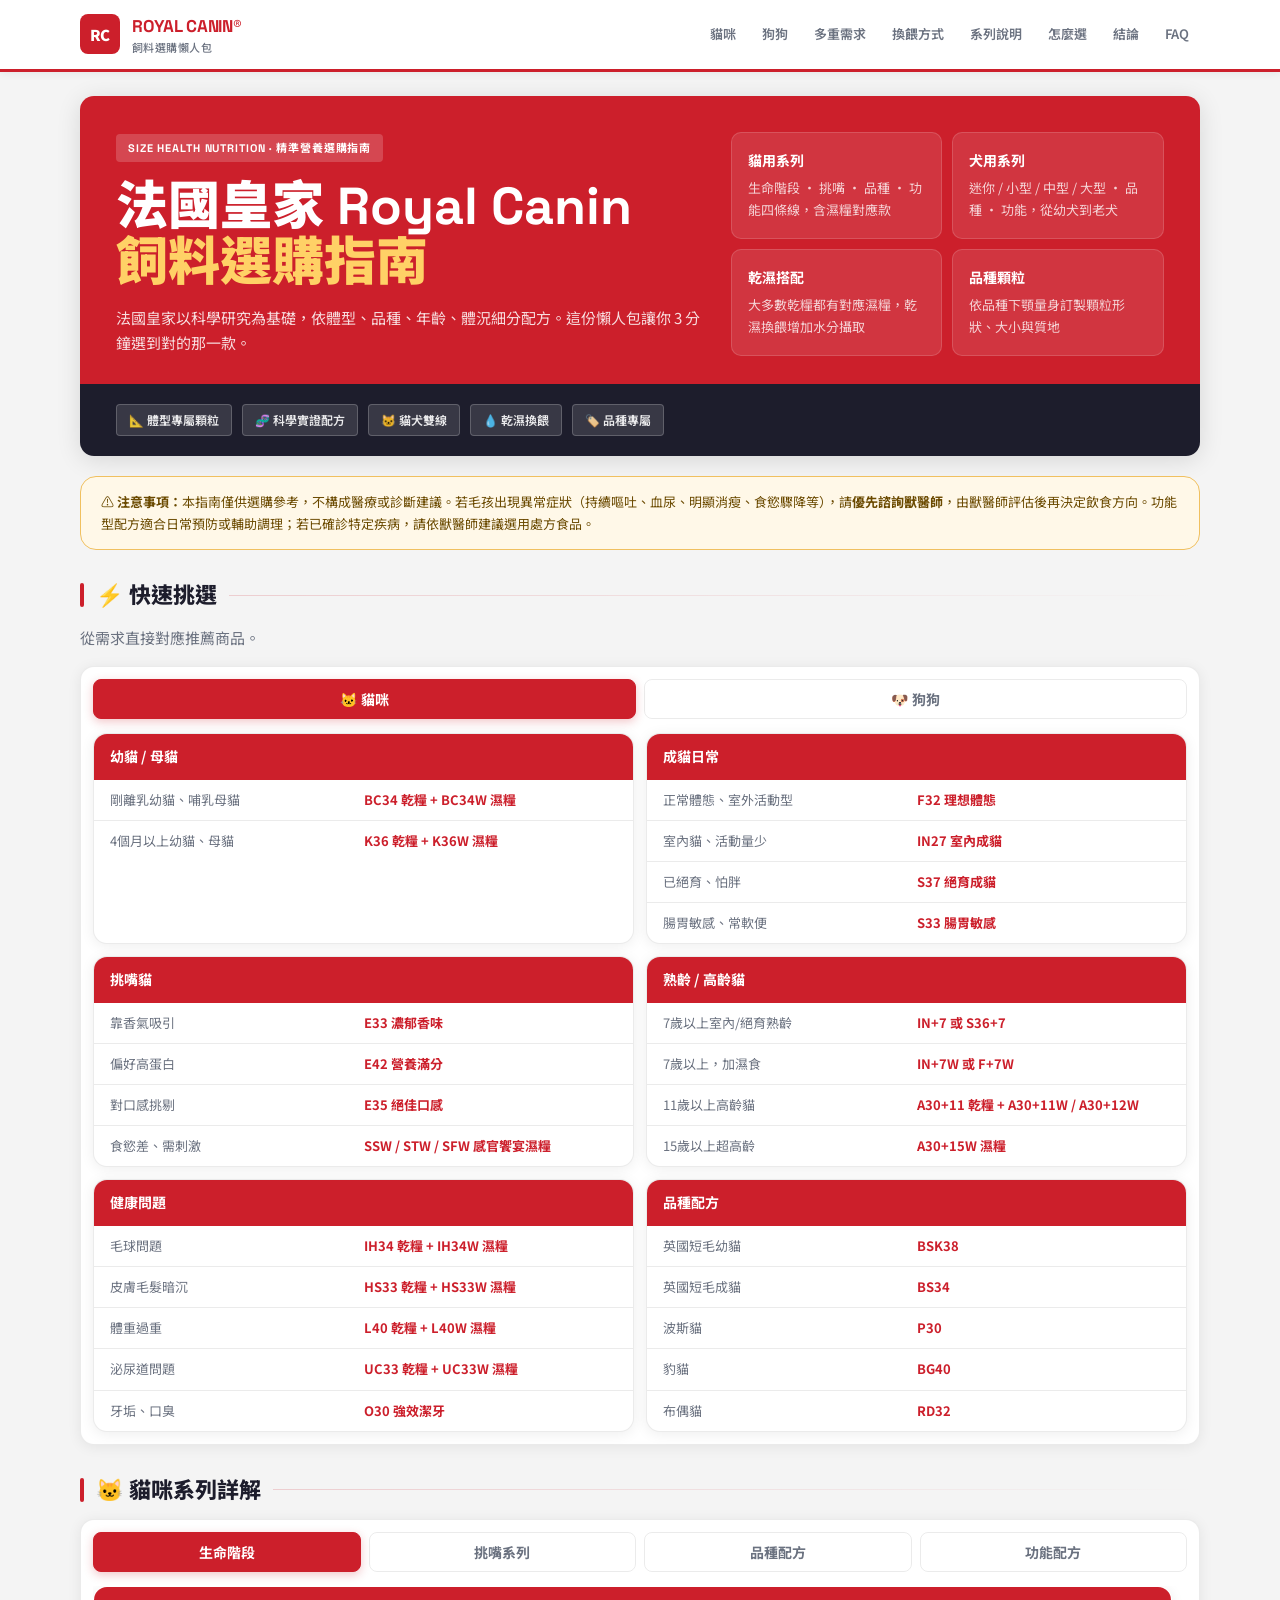
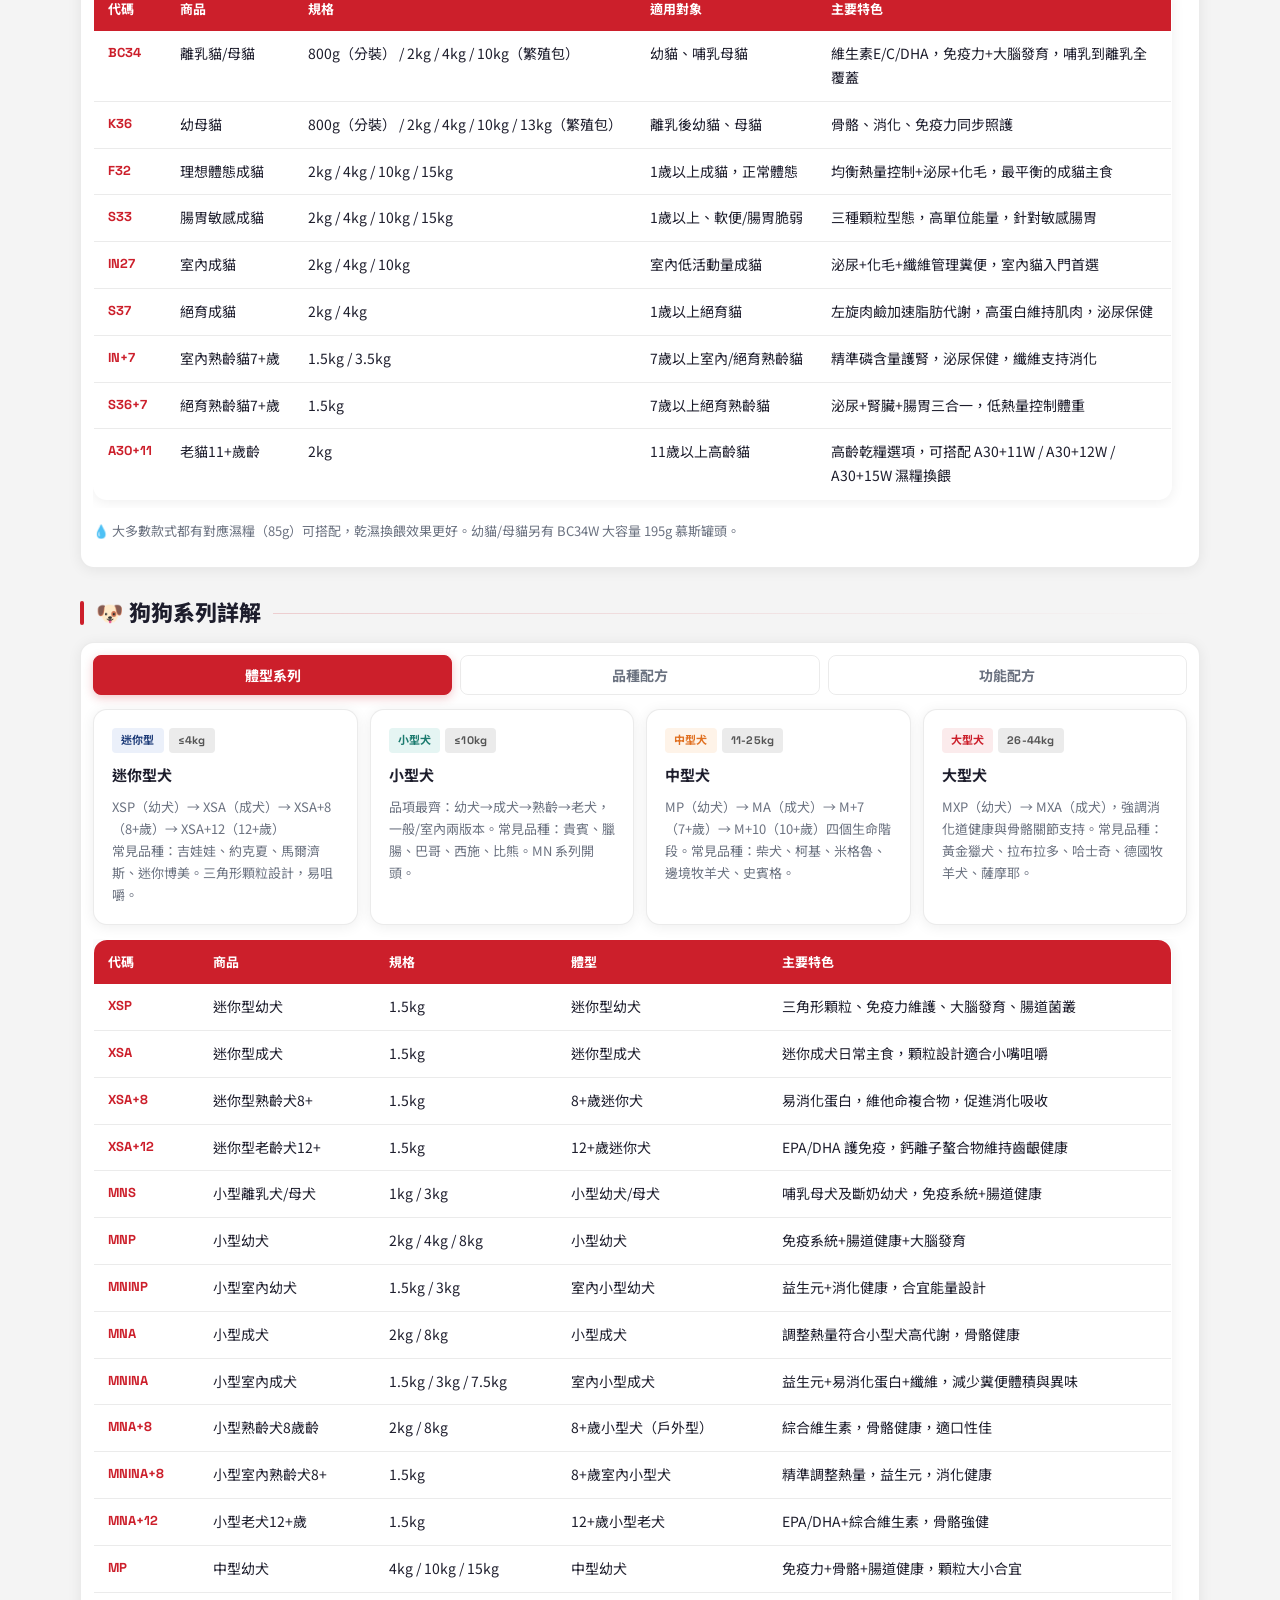
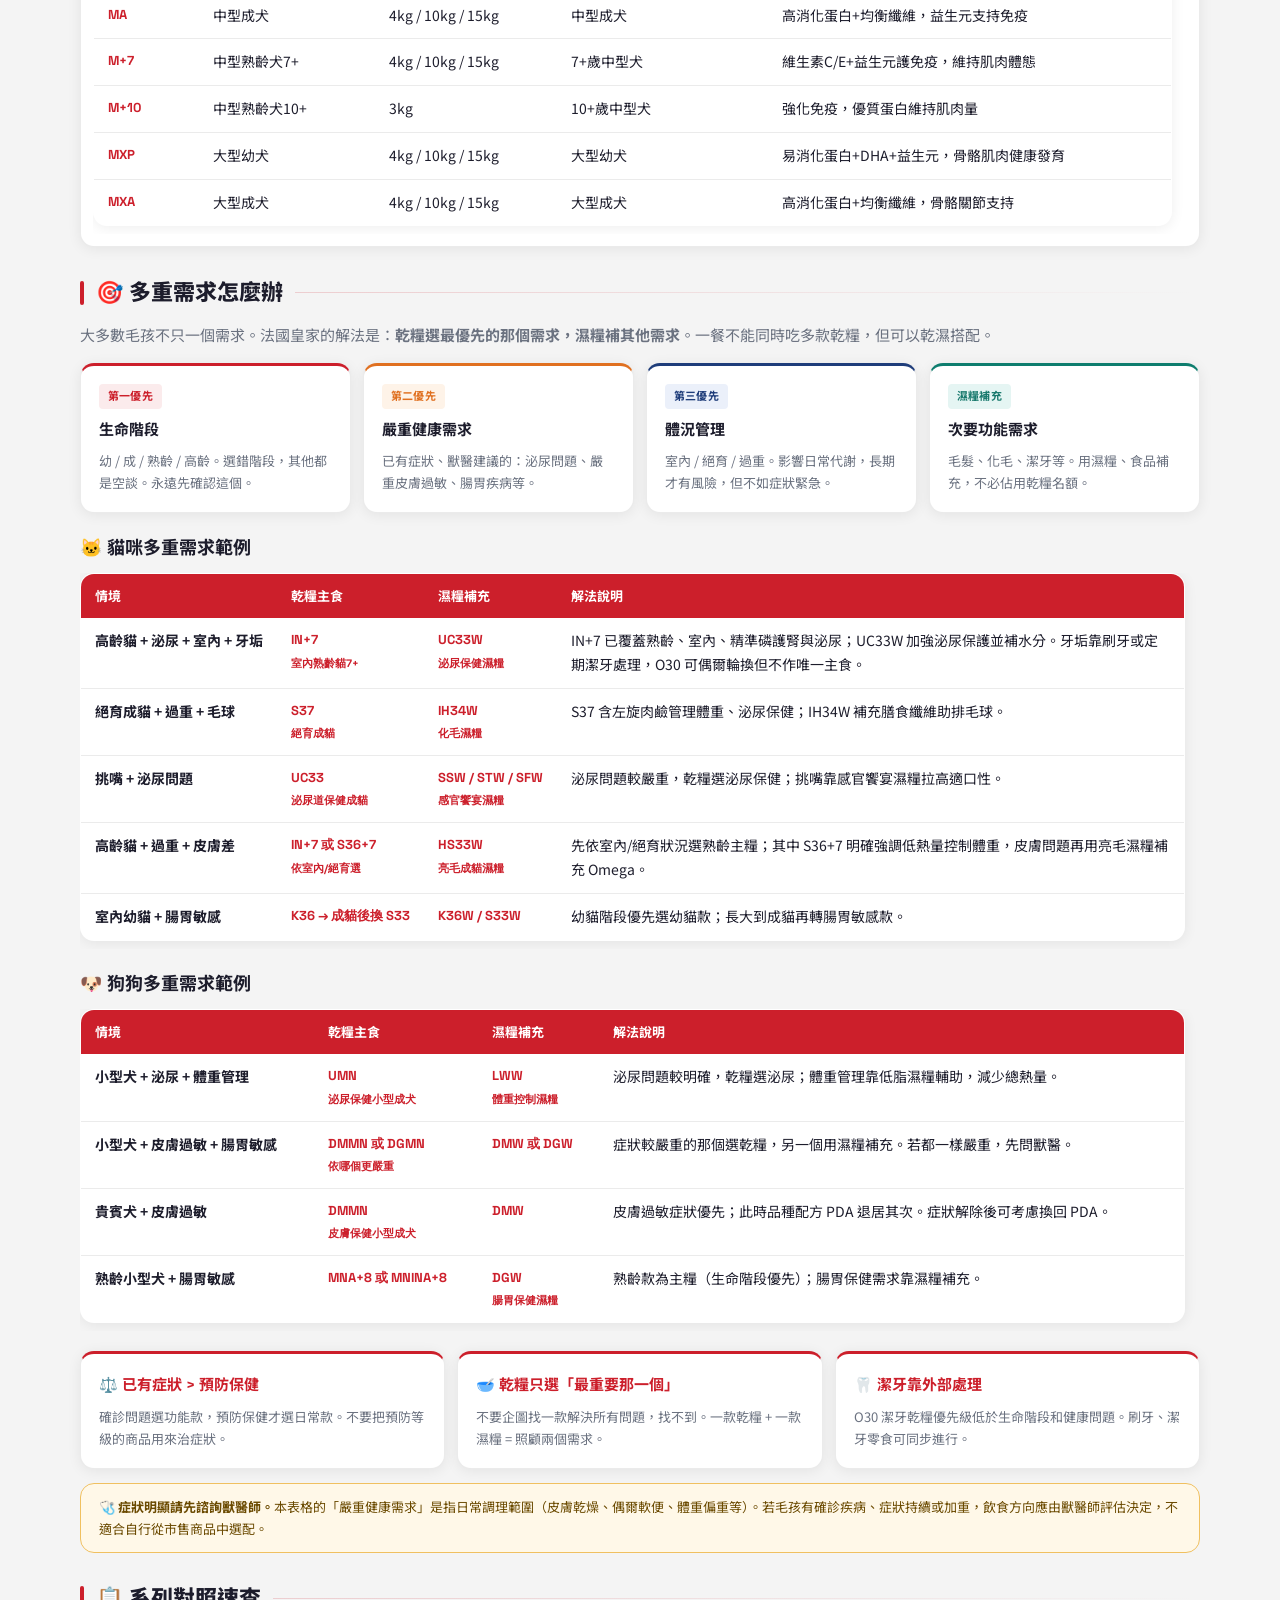
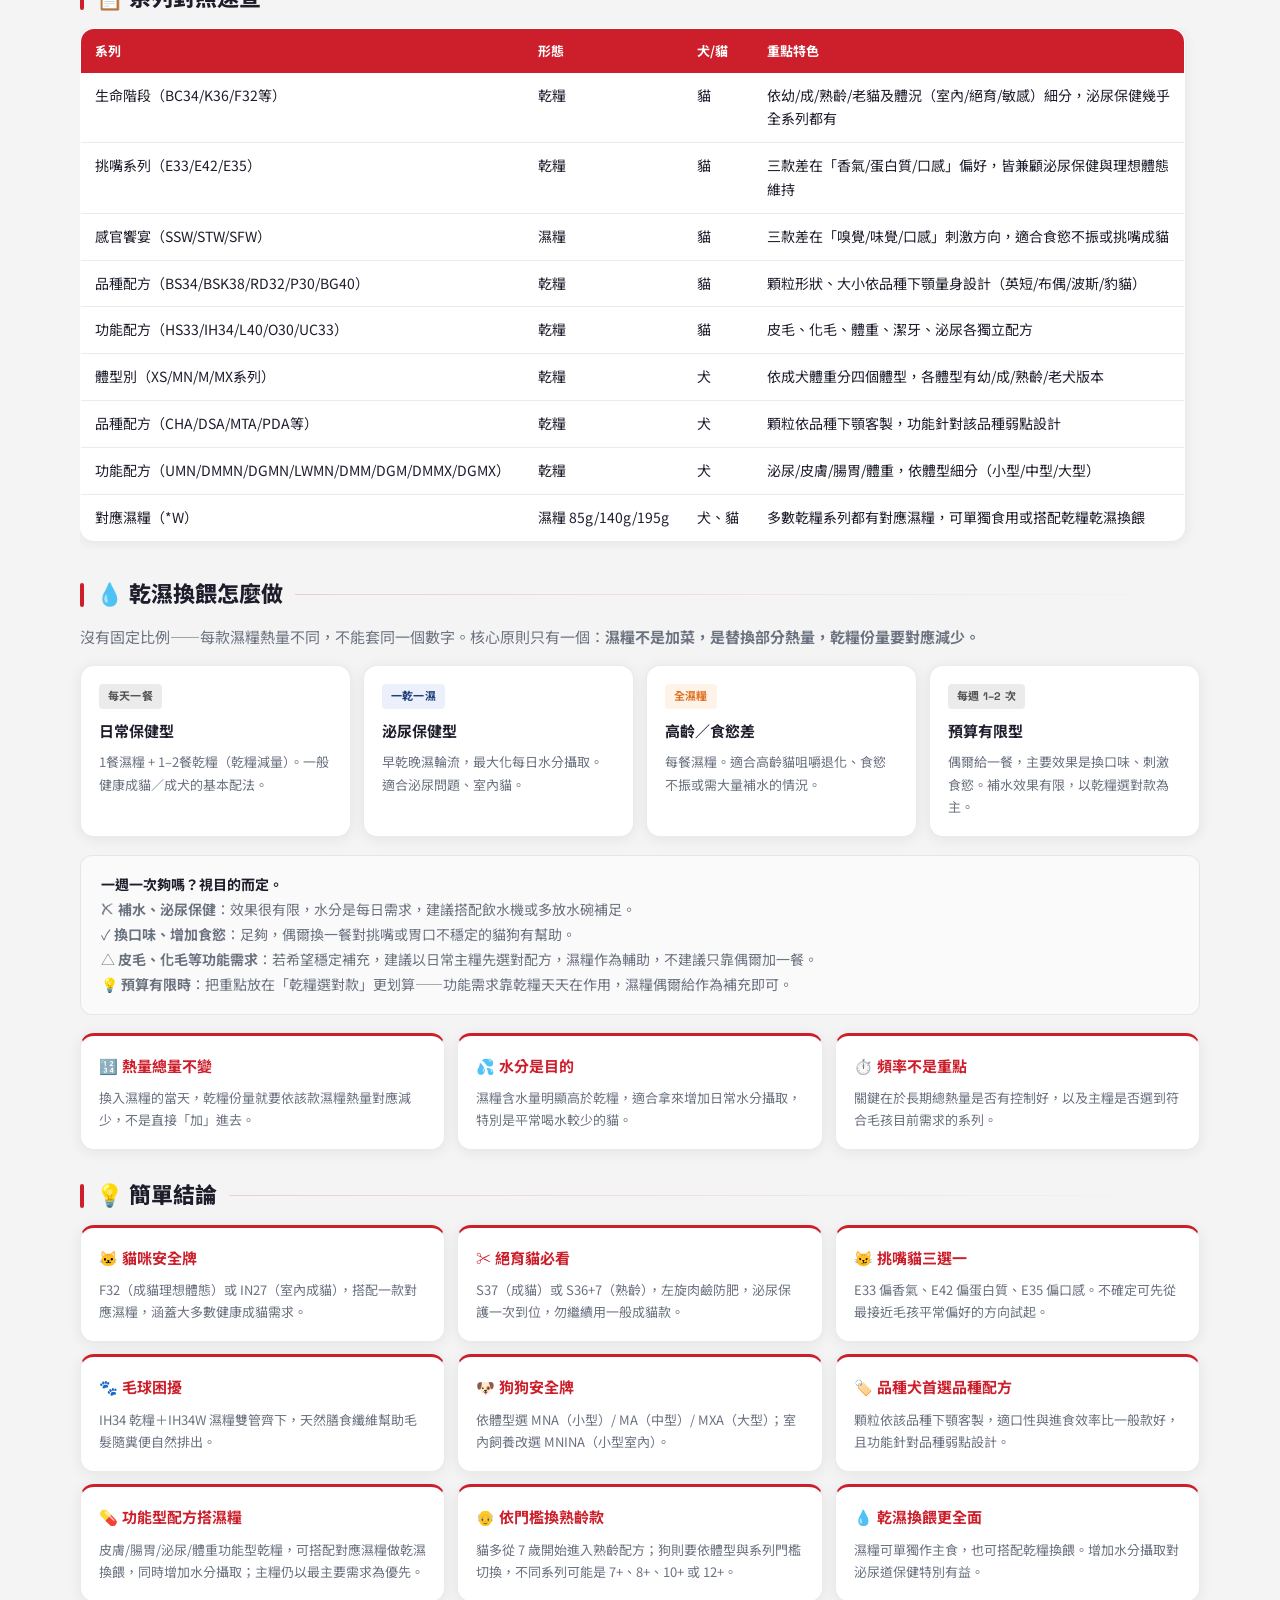
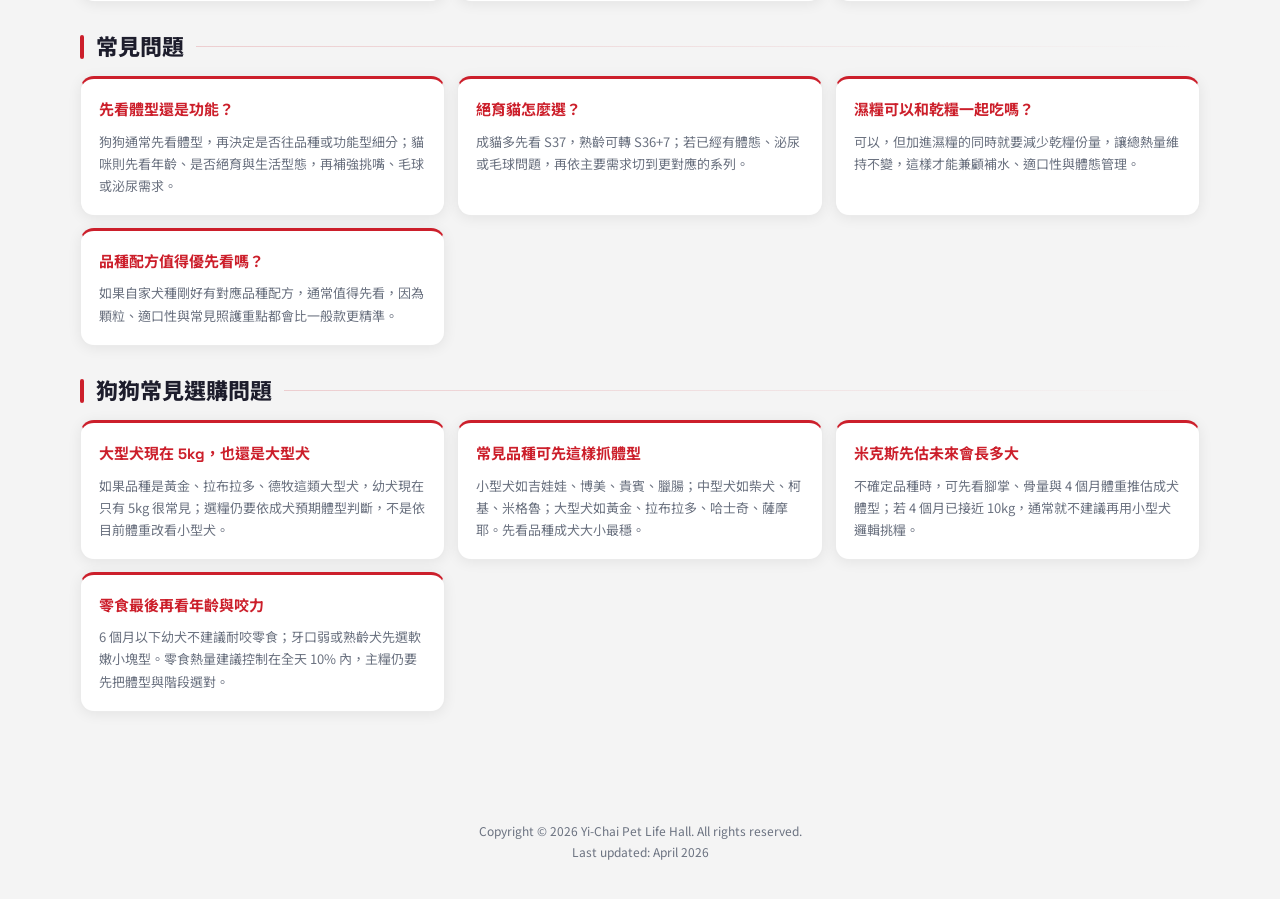
<file: guides/brands/royal_canin_buying_guide.html>
<!DOCTYPE html>
<html lang="zh-TW">
<head>
  <meta charset="UTF-8">
  <meta name="viewport" content="width=device-width, initial-scale=1.0">
  <title>法國皇家 Royal Canin 飼料選購指南｜貓狗系列、乾濕搭配與功能配方一次看</title>
  <meta name="description" content="法國皇家 Royal Canin 飼料選購指南，整理貓狗依體型、品種、年齡與功能需求的挑選方式，並說明乾濕搭配與多重需求的選法。">
  <meta name="robots" content="index, follow">
  <meta name="author" content="Yi-Chai Pet Life Hall">
  <meta name="theme-color" content="#CC1F2B">
  <link rel="canonical" href="https://goodneighborpet.github.io/pet-commerce-link-hub/guides/brands/royal_canin_buying_guide.html">
  <meta property="og:type" content="article">
  <meta property="og:site_name" content="Pet Commerce Link Hub">
  <meta property="og:locale" content="zh_TW">
  <meta property="og:title" content="法國皇家 Royal Canin 飼料選購指南｜貓狗系列、乾濕搭配與功能配方一次看">
  <meta property="og:description" content="整理法國皇家依體型、品種、年齡與功能需求的選購邏輯，幫你更快找到合適配方。">
  <meta property="og:url" content="https://goodneighborpet.github.io/pet-commerce-link-hub/guides/brands/royal_canin_buying_guide.html">
  <meta property="article:modified_time" content="2026-04-16">
  <meta name="twitter:card" content="summary">
  <meta name="twitter:title" content="法國皇家 Royal Canin 飼料選購指南">
  <meta name="twitter:description" content="看懂法國皇家貓狗系列、功能配方與乾濕搭配，快速挑出合適主糧。">
  <script type="application/ld+json">
    {
      "@context": "https://schema.org",
      "@graph": [
        {
          "@type": "WebPage",
          "name": "法國皇家 Royal Canin 飼料選購指南",
          "url": "https://goodneighborpet.github.io/pet-commerce-link-hub/guides/brands/royal_canin_buying_guide.html",
          "description": "法國皇家 Royal Canin 飼料選購指南，整理貓狗依體型、品種、年齡與功能需求的挑選方式，並說明乾濕搭配與多重需求的選法。",
          "inLanguage": "zh-TW",
          "dateModified": "2026-04-16",
          "publisher": {
            "@type": "Organization",
            "name": "Yi-Chai Pet Life Hall"
          }
        },
        {
          "@type": "FAQPage",
          "mainEntity": [
            {
              "@type": "Question",
              "name": "法國皇家要先看體型、品種還是功能需求？",
              "acceptedAnswer": {
                "@type": "Answer",
                "text": "狗狗通常先看體型，再判斷是否需要品種或功能型配方；貓咪則先看年齡、是否絕育與生活型態，再補強挑嘴、化毛或泌尿等需求。"
              }
            },
            {
              "@type": "Question",
              "name": "絕育後的貓咪怎麼挑法國皇家？",
              "acceptedAnswer": {
                "@type": "Answer",
                "text": "成貓多先看 S37，熟齡可轉 S36+7；如果同時有體態、泌尿或毛球需求，再依主要需求搭配對應系列。"
              }
            },
            {
              "@type": "Question",
              "name": "法國皇家濕糧可以和乾糧一起搭配嗎？",
              "acceptedAnswer": {
                "@type": "Answer",
                "text": "可以，但換入濕糧時要同步減少乾糧份量，讓總熱量維持一致。乾糧負責主要需求，濕糧則可補水、提升適口性與增加變化。"
              }
            },
            {
              "@type": "Question",
              "name": "Royal Canin 品種配方值得優先看嗎？",
              "acceptedAnswer": {
                "@type": "Answer",
                "text": "如果毛孩屬於法國皇家有獨立品種配方的犬種，通常值得優先看，因為顆粒形狀、適口性與常見弱點照護會比一般款更精準。"
              }
            }
          ]
        }
      ]
    }
  </script>
  <link rel="preconnect" href="https://fonts.googleapis.com">
  <link rel="preconnect" href="https://fonts.gstatic.com" crossorigin>
  <link href="https://fonts.googleapis.com/css2?family=Space+Grotesk:wght@500;700&family=Noto+Sans+TC:wght@400;500;700;900&display=swap" rel="stylesheet">
  <style>
    :root {
      /* Royal Canin brand palette */
      --rc-red: #CC1F2B;
      --rc-red-dark: #A8141E;
      --rc-red-soft: #FBEBEC;
      --ink: #1D1D2C;
      --muted: #6B7280;
      --line: rgba(0,0,0,0.08);
      --card: #FFFFFF;
      --bg: #F4F4F4;
      --shadow: 0 2px 14px rgba(0,0,0,0.07);
      --radius: 14px;
      /* Product-line accent colours (from packaging bands) */
      --purple: #6B4FA0;
      --purple-soft: #F1EDF9;
      --navy: #1F3D7A;
      --navy-soft: #EBF0FA;
      --orange: #E07020;
      --orange-soft: #FEF3E8;
      --teal: #1A7A6E;
      --teal-soft: #E5F5F3;
    }
    * { box-sizing: border-box; }
    body {
      margin: 0;
      font-family: "Noto Sans TC", sans-serif;
      color: var(--ink);
      line-height: 1.7;
      background: var(--bg);
    }
    h1,h2,h3,h4,.brand,.kicker,.tab-btn,.badge { font-family: "Space Grotesk","Noto Sans TC",sans-serif; }

    /* ── Header ── */
    .header {
      position: sticky; top: 0; z-index: 20;
      background: #fff;
      border-bottom: 3px solid var(--rc-red);
      box-shadow: 0 2px 8px rgba(0,0,0,0.06);
    }
    .nav, .wrap { max-width: 1160px; margin: 0 auto; }
    .nav {
      padding: 12px 20px;
      display: flex; justify-content: space-between; align-items: center; gap: 16px;
    }
    .brand { font-size: 17px; font-weight: 700; color: var(--rc-red); letter-spacing: -.01em; }
    .brand-wrap { display: flex; align-items: center; gap: 12px; min-width: 0; }
    .brand-icon {
      width: 40px; height: 40px; border-radius: 8px;
      background: var(--rc-red);
      display: flex; align-items: center; justify-content: center;
      font-size: 15px; color: #fff; font-weight: 900; flex-shrink: 0;
      letter-spacing: -.02em;
    }
    .brand-sub { font-size: 11px; color: var(--muted); font-weight: 500; display: block; margin-top: -3px; letter-spacing: .04em; text-transform: uppercase; }
    .links { display: flex; gap: 4px; flex-wrap: wrap; }
    .links a {
      color: var(--muted); text-decoration: none; font-size: 13px; font-weight: 600;
      padding: 6px 11px; border-radius: 6px; transition: all .15s;
    }
    .links a:hover { background: var(--rc-red-soft); color: var(--rc-red); }

    /* ── Layout ── */
    .wrap { padding: 24px 20px 80px; }

    /* ── Hero ── */
    .hero {
      border-radius: var(--radius);
      overflow: hidden;
      box-shadow: 0 4px 24px rgba(0,0,0,0.12);
    }
    .hero-top {
      padding: 36px 36px 28px;
      background: var(--rc-red);
      color: #fff;
    }
    .hero-bottom {
      padding: 20px 36px;
      background: #1D1D2C;
      display: flex; align-items: center; gap: 10px; flex-wrap: wrap;
    }
    .hero-grid { display: grid; grid-template-columns: 1.15fr .85fr; gap: 28px; align-items: center; }
    .kicker {
      display: inline-block; padding: 5px 12px; border-radius: 4px;
      font-size: 11px; font-weight: 700; letter-spacing: .08em; text-transform: uppercase;
      background: rgba(255,255,255,0.18); margin-bottom: 16px;
    }
    .hero h1 { margin: 0 0 14px; font-size: clamp(28px,4.5vw,52px); line-height: 1.08; font-weight: 900; }
    .hero h1 em { color: #FFD166; font-style: normal; }
    .hero p { margin: 0; color: rgba(255,255,255,0.85); font-size: 15px; }
    .pill {
      padding: 5px 12px; border-radius: 4px; font-size: 12px; font-weight: 600;
      background: rgba(255,255,255,0.12); color: rgba(255,255,255,0.9);
      border: 1px solid rgba(255,255,255,0.2);
    }
    .hero-visual { display: grid; grid-template-columns: 1fr 1fr; gap: 10px; }
    .hero-card {
      padding: 16px; border-radius: 10px;
      background: rgba(255,255,255,0.1); border: 1px solid rgba(255,255,255,0.15);
    }
    .hero-card p { margin: 0; font-size: 13px; color: rgba(255,255,255,0.78); }
    .hero-card strong { display: block; color: #fff; font-size: 14px; font-weight: 700; margin-bottom: 5px; }

    /* ── Section ── */
    .section { margin-top: 32px; }
    .section-title {
      display: flex; align-items: center; gap: 12px;
      margin: 0 0 16px; font-size: 22px; font-weight: 800; line-height: 1.2;
    }
    .section-title::before {
      content: ""; width: 4px; height: 24px; border-radius: 2px;
      background: var(--rc-red); flex-shrink: 0;
    }
    .section-title::after {
      content: ""; flex: 1; height: 1px;
      background: linear-gradient(90deg, rgba(204,31,43,0.18), transparent);
    }
    .intro { margin: 0 0 16px; color: var(--muted); font-size: 15px; }

    /* ── Cards ── */
    .card-grid { display: grid; grid-template-columns: repeat(3,1fr); gap: 12px; }
    .card-grid-2 { display: grid; grid-template-columns: repeat(2,1fr); gap: 12px; }
    .card-grid-4 { display: grid; grid-template-columns: repeat(4,1fr); gap: 12px; }
    .card {
      background: var(--card); border: 1px solid var(--line);
      border-radius: var(--radius); padding: 18px;
      box-shadow: var(--shadow);
    }
    .card h3 { margin: 0 0 7px; font-size: 15px; font-weight: 700; }
    .card p { margin: 0; color: var(--muted); font-size: 13px; }
    .mini-tags { display: flex; flex-wrap: wrap; gap: 5px; }
    .badge {
      display: inline-flex; align-items: center;
      padding: 3px 9px; border-radius: 4px;
      font-size: 11px; font-weight: 700; letter-spacing: .02em;
    }
    .badge-blue { background: var(--navy-soft); color: var(--navy); }
    .badge-gold { background: var(--orange-soft); color: var(--orange); }
    .badge-red { background: var(--rc-red-soft); color: var(--rc-red); }
    .badge-teal { background: var(--teal-soft); color: var(--teal); }
    .badge-gray { background: #EBEBEB; color: #555; }
    .badge-purple { background: var(--purple-soft); color: var(--purple); }

    /* ── Tabs ── */
    .tabs {
      background: #fff; border-radius: var(--radius);
      border: 1px solid var(--line); padding: 12px; box-shadow: var(--shadow);
    }
    .tab-row { display: grid; grid-template-columns: 1fr 1fr; gap: 8px; margin-bottom: 14px; }
    .tab-btn {
      padding: 9px 16px; border: 1px solid var(--line); border-radius: 8px; cursor: pointer;
      font-size: 14px; font-weight: 700; background: transparent; color: var(--muted);
      transition: all .15s; text-align: center;
    }
    .tab-btn.active { background: var(--rc-red); color: #fff; border-color: var(--rc-red); box-shadow: 0 3px 10px rgba(204,31,43,0.25); }
    .tab-pane { display: none; }
    .tab-pane.active { display: block; }

    /* ── Table ── */
    .tbl-wrap { overflow-x: auto; margin-top: 10px; -webkit-overflow-scrolling: touch; }
    .tbl-wrap.table-scroll {
      padding-bottom: 8px;
      scrollbar-gutter: stable;
    }
    .tbl-wrap.table-scroll::-webkit-scrollbar {
      height: 10px;
    }
    .tbl-wrap.table-scroll::-webkit-scrollbar-track {
      background: #f1f1f1;
      border-radius: 999px;
    }
    .tbl-wrap.table-scroll::-webkit-scrollbar-thumb {
      background: rgba(204,31,43,0.45);
      border-radius: 999px;
      border: 2px solid #f1f1f1;
    }
    .tbl-wrap.table-scroll::-webkit-scrollbar-thumb:hover {
      background: rgba(204,31,43,0.65);
    }
    table {
      width: 100%; border-collapse: collapse; font-size: 14px;
      background: var(--card); border-radius: var(--radius); overflow: hidden;
      box-shadow: var(--shadow); border: 1px solid var(--line);
    }
    thead { background: var(--rc-red); color: #fff; }
    thead th { padding: 11px 14px; text-align: left; font-size: 13px; font-weight: 700; }
    tbody td { padding: 11px 14px; border-bottom: 1px solid var(--line); vertical-align: top; }
    tbody tr:last-child td { border-bottom: none; }
    tbody tr:hover td { background: var(--rc-red-soft); }
    .code { font-family: "Space Grotesk", monospace; font-size: 13px; color: var(--rc-red); font-weight: 700; }

    /* ── Quick pick ── */
    .qp-grid { display: grid; grid-template-columns: 1fr 1fr; gap: 12px; }
    .qp-card {
      background: var(--card); border: 1px solid var(--line);
      border-radius: var(--radius); overflow: hidden; box-shadow: var(--shadow);
    }
    .qp-head {
      padding: 11px 16px; font-weight: 700; font-size: 14px;
      background: var(--rc-red); color: #fff; letter-spacing: .01em;
    }
    .qp-row {
      display: grid; grid-template-columns: 1fr 1fr;
      padding: 9px 16px; border-bottom: 1px solid var(--line); font-size: 13px;
    }
    .qp-row:last-child { border-bottom: none; }
    .qp-row span:first-child { color: var(--muted); }
    .qp-row span:last-child { font-weight: 700; color: var(--rc-red); }

    /* ── Summary box ── */
    .summary-grid { display: grid; grid-template-columns: repeat(3,1fr); gap: 12px; }
    .summary-card {
      background: var(--card); border: 1px solid var(--line);
      border-radius: var(--radius); padding: 18px; box-shadow: var(--shadow);
      border-top: 3px solid var(--rc-red);
    }
    .summary-card h4 { margin: 0 0 8px; font-size: 15px; color: var(--rc-red); font-weight: 700; }
    .summary-card p { margin: 0; font-size: 13px; color: var(--muted); }
    .page-footer {
      padding: 28px 20px 36px;
      text-align: center;
      font-size: 12px;
      color: var(--muted);
      line-height: 1.8;
    }

    .dense-table {
      min-width: 720px;
    }
    .dense-table th,
    .dense-table td {
      white-space: nowrap;
    }
    .dense-table th:last-child,
    .dense-table td:last-child {
      white-space: normal;
      min-width: 260px;
    }

    .series-lookup-table {
      min-width: 720px;
    }
    .series-lookup-table th:nth-child(-n+3),
    .series-lookup-table td:nth-child(-n+3) {
      white-space: nowrap;
    }
    .series-lookup-table th:last-child,
    .series-lookup-table td:last-child {
      min-width: 280px;
    }

    /* ── Responsive ── */
    @media (max-width: 800px) {
      .hero-grid { grid-template-columns: 1fr; }
      .hero-visual { display: none; }
      .card-grid, .card-grid-4 { grid-template-columns: 1fr 1fr; }
      .qp-grid, .summary-grid { grid-template-columns: 1fr; }
    }
    @media (max-width: 520px) {
      .card-grid, .card-grid-2, .card-grid-4 { grid-template-columns: 1fr; }
      .hero-top { padding: 24px 18px 20px; }
      .hero-bottom { padding: 14px 18px; }
      .tbl-wrap.table-scroll::before {
        content: "左右滑動查看完整表格";
        display: block;
        margin-bottom: 8px;
        font-size: 12px;
        color: var(--muted);
      }
      .dense-table {
        min-width: 760px;
      }
      .dense-table th,
      .dense-table td {
        padding: 10px 12px;
      }
      .series-lookup-table {
        min-width: 680px;
      }
      .series-lookup-table th,
      .series-lookup-table td {
        padding: 10px 12px;
      }
    }
  </style>
</head>
<body>

<!-- ── Header ── -->
<header class="header">
  <nav class="nav">
    <div class="brand-wrap">
      <div class="brand-icon">RC</div>
      <div>
        <span class="brand">ROYAL CANIN®</span>
        <span class="brand-sub">飼料選購懶人包</span>
      </div>
    </div>
    <div class="links">
      <a href="#cat">貓咪</a>
      <a href="#dog">狗狗</a>
      <a href="#multi">多重需求</a>
      <a href="#wetdry">換餵方式</a>
      <a href="#series">系列說明</a>
      <a href="#pick">怎麼選</a>
      <a href="#summary">結論</a>
      <a href="#faq">FAQ</a>
    </div>
  </nav>
</header>

<!-- ── Main ── -->
  <main class="wrap">

  <!-- Hero -->
  <div class="hero">
    <div class="hero-top">
      <div class="hero-grid">
        <div>
          <div class="kicker">SIZE HEALTH NUTRITION · 精準營養選購指南</div>
          <h1>法國皇家 Royal Canin<br><em>飼料選購指南</em></h1>
          <p>法國皇家以科學研究為基礎，依體型、品種、年齡、體況細分配方。這份懶人包讓你 3 分鐘選到對的那一款。</p>
        </div>
        <div class="hero-visual">
          <div class="hero-card">
            <strong>貓用系列</strong>
            <p>生命階段 · 挑嘴 · 品種 · 功能四條線，含濕糧對應款</p>
          </div>
          <div class="hero-card">
            <strong>犬用系列</strong>
            <p>迷你 / 小型 / 中型 / 大型 · 品種 · 功能，從幼犬到老犬</p>
          </div>
          <div class="hero-card">
            <strong>乾濕搭配</strong>
            <p>大多數乾糧都有對應濕糧，乾濕換餵增加水分攝取</p>
          </div>
          <div class="hero-card">
            <strong>品種顆粒</strong>
            <p>依品種下顎量身訂製顆粒形狀、大小與質地</p>
          </div>
        </div>
      </div>
    </div>
    <div class="hero-bottom">
      <span class="pill">📐 體型專屬顆粒</span>
      <span class="pill">🧬 科學實證配方</span>
      <span class="pill">🐱 貓犬雙線</span>
      <span class="pill">💧 乾濕換餵</span>
      <span class="pill">🏷️ 品種專屬</span>
    </div>
  </div>

  <!-- Disclaimer -->
  <div style="margin-top:20px;padding:14px 20px;border-radius:16px;background:#fff8e8;border:1px solid #f0c060;font-size:13px;color:#6b4a00;line-height:1.7">
    ⚠️ <strong>注意事項：</strong>本指南僅供選購參考，不構成醫療或診斷建議。若毛孩出現異常症狀（持續嘔吐、血尿、明顯消瘦、食慾驟降等），請<strong>優先諮詢獸醫師</strong>，由獸醫師評估後再決定飲食方向。功能型配方適合日常預防或輔助調理；若已確診特定疾病，請依獸醫師建議選用處方食品。
  </div>

  <!-- Quick Pick -->
  <section class="section" id="pick">
    <h2 class="section-title">⚡ 快速挑選</h2>
    <p class="intro">從需求直接對應推薦商品。</p>

    <div class="tabs">
      <div class="tab-row">
        <button class="tab-btn active" onclick="switchTab(this,'cat-qp')">🐱 貓咪</button>
        <button class="tab-btn" onclick="switchTab(this,'dog-qp')">🐶 狗狗</button>
      </div>

      <div id="cat-qp" class="tab-pane active">
        <div class="qp-grid">
          <div class="qp-card">
            <div class="qp-head">幼貓 / 母貓</div>
            <div class="qp-row"><span>剛離乳幼貓、哺乳母貓</span><span>BC34 乾糧 + BC34W 濕糧</span></div>
            <div class="qp-row"><span>4個月以上幼貓、母貓</span><span>K36 乾糧 + K36W 濕糧</span></div>
          </div>
          <div class="qp-card">
            <div class="qp-head">成貓日常</div>
            <div class="qp-row"><span>正常體態、室外活動型</span><span>F32 理想體態</span></div>
            <div class="qp-row"><span>室內貓、活動量少</span><span>IN27 室內成貓</span></div>
            <div class="qp-row"><span>已絕育、怕胖</span><span>S37 絕育成貓</span></div>
            <div class="qp-row"><span>腸胃敏感、常軟便</span><span>S33 腸胃敏感</span></div>
          </div>
          <div class="qp-card">
            <div class="qp-head">挑嘴貓</div>
            <div class="qp-row"><span>靠香氣吸引</span><span>E33 濃郁香味</span></div>
            <div class="qp-row"><span>偏好高蛋白</span><span>E42 營養滿分</span></div>
            <div class="qp-row"><span>對口感挑剔</span><span>E35 絕佳口感</span></div>
            <div class="qp-row"><span>食慾差、需刺激</span><span>SSW / STW / SFW 感官饗宴濕糧</span></div>
          </div>
          <div class="qp-card">
            <div class="qp-head">熟齡 / 高齡貓</div>
            <div class="qp-row"><span>7歲以上室內/絕育熟齡</span><span>IN+7 或 S36+7</span></div>
            <div class="qp-row"><span>7歲以上，加濕食</span><span>IN+7W 或 F+7W</span></div>
            <div class="qp-row"><span>11歲以上高齡貓</span><span>A30+11 乾糧 + A30+11W / A30+12W</span></div>
            <div class="qp-row"><span>15歲以上超高齡</span><span>A30+15W 濕糧</span></div>
          </div>
          <div class="qp-card">
            <div class="qp-head">健康問題</div>
            <div class="qp-row"><span>毛球問題</span><span>IH34 乾糧 + IH34W 濕糧</span></div>
            <div class="qp-row"><span>皮膚毛髮暗沉</span><span>HS33 乾糧 + HS33W 濕糧</span></div>
            <div class="qp-row"><span>體重過重</span><span>L40 乾糧 + L40W 濕糧</span></div>
            <div class="qp-row"><span>泌尿道問題</span><span>UC33 乾糧 + UC33W 濕糧</span></div>
            <div class="qp-row"><span>牙垢、口臭</span><span>O30 強效潔牙</span></div>
          </div>
          <div class="qp-card">
            <div class="qp-head">品種配方</div>
            <div class="qp-row"><span>英國短毛幼貓</span><span>BSK38</span></div>
            <div class="qp-row"><span>英國短毛成貓</span><span>BS34</span></div>
            <div class="qp-row"><span>波斯貓</span><span>P30</span></div>
            <div class="qp-row"><span>豹貓</span><span>BG40</span></div>
            <div class="qp-row"><span>布偶貓</span><span>RD32</span></div>
          </div>
        </div>
      </div>

      <div id="dog-qp" class="tab-pane">
        <div class="qp-grid">
          <div class="qp-card">
            <div class="qp-head">幼犬 / 母犬</div>
            <div class="qp-row"><span>哺乳母犬、斷奶幼犬</span><span>MNS 乾糧 + STM 慕斯濕糧</span></div>
            <div class="qp-row"><span>迷你型幼犬（成犬&lt;4kg）</span><span>XSP</span></div>
            <div class="qp-row"><span>小型犬幼犬（戶外型）</span><span>MNP</span></div>
            <div class="qp-row"><span>小型犬幼犬（室內型）</span><span>MNINP</span></div>
            <div class="qp-row"><span>中型犬幼犬</span><span>MP</span></div>
            <div class="qp-row"><span>大型犬幼犬</span><span>MXP</span></div>
          </div>
          <div class="qp-card">
            <div class="qp-head">成犬日常</div>
            <div class="qp-row"><span>迷你型成犬（成犬&lt;4kg）</span><span>XSA 迷你型成犬</span></div>
            <div class="qp-row"><span>小型犬成犬（戶外型）</span><span>MNA 小型成犬</span></div>
            <div class="qp-row"><span>小型犬成犬（室內型）</span><span>MNINA 小型室內成犬</span></div>
            <div class="qp-row"><span>中型犬成犬</span><span>MA 中型成犬</span></div>
            <div class="qp-row"><span>大型犬成犬</span><span>MXA 大型成犬</span></div>
          </div>
          <div class="qp-card">
            <div class="qp-head">熟齡 / 老犬</div>
            <div class="qp-row"><span>迷你型犬 8+歲</span><span>XSA+8</span></div>
            <div class="qp-row"><span>迷你型犬 12+歲</span><span>XSA+12</span></div>
            <div class="qp-row"><span>小型犬 8+歲（戶外型）</span><span>MNA+8</span></div>
            <div class="qp-row"><span>小型犬 8+歲（室內型）</span><span>MNINA+8</span></div>
            <div class="qp-row"><span>小型犬 12+歲</span><span>MNA+12 小型老犬12+歲</span></div>
            <div class="qp-row"><span>中型犬 7+歲</span><span>M+7</span></div>
            <div class="qp-row"><span>中型犬 10+歲</span><span>M+10</span></div>
          </div>
          <div class="qp-card">
            <div class="qp-head">健康問題</div>
            <div class="qp-row"><span>泌尿道（小型犬）</span><span>UMN + UW 濕糧</span></div>
            <div class="qp-row"><span>皮膚過敏（小型犬）</span><span>DMMN + DMW 濕糧</span></div>
            <div class="qp-row"><span>皮膚過敏（中型犬）</span><span>DMM + DMW 濕糧</span></div>
            <div class="qp-row"><span>皮膚過敏（大型犬）</span><span>DMMX + DMW 濕糧</span></div>
            <div class="qp-row"><span>腸胃敏感（小型犬）</span><span>DGMN + DGW 濕糧</span></div>
            <div class="qp-row"><span>體重管理（小型犬）</span><span>LWMN + LWW 濕糧</span></div>
          </div>
          <div class="qp-card">
            <div class="qp-head">品種配方</div>
            <div class="qp-row"><span>吉娃娃</span><span>CHA + CHW 濕糧</span></div>
            <div class="qp-row"><span>臘腸犬</span><span>DSA + DSW 濕糧</span></div>
            <div class="qp-row"><span>瑪爾濟斯</span><span>MTA</span></div>
            <div class="qp-row"><span>貴賓幼犬</span><span>PDP</span></div>
            <div class="qp-row"><span>貴賓成犬</span><span>PDA + PDW 濕糧</span></div>
            <div class="qp-row"><span>博美犬</span><span>PA + PAW 濕糧</span></div>
            <div class="qp-row"><span>柴犬</span><span>S26</span></div>
            <div class="qp-row"><span>比熊犬</span><span>BCA</span></div>
          </div>
        </div>
      </div>
    </div>
  </section>

  <!-- Cat Section -->
  <section class="section" id="cat">
    <h2 class="section-title">🐱 貓咪系列詳解</h2>

    <div class="tabs">
      <div class="tab-row" style="grid-template-columns:repeat(4,1fr)">
        <button class="tab-btn active" onclick="switchTab(this,'c-stage')">生命階段</button>
        <button class="tab-btn" onclick="switchTab(this,'c-picky')">挑嘴系列</button>
        <button class="tab-btn" onclick="switchTab(this,'c-breed')">品種配方</button>
        <button class="tab-btn" onclick="switchTab(this,'c-func')">功能配方</button>
      </div>

      <!-- 生命階段 -->
      <div id="c-stage" class="tab-pane active">
        <div class="tbl-wrap table-scroll">
          <table class="dense-table">
            <thead>
              <tr><th>代碼</th><th>商品</th><th>規格</th><th>適用對象</th><th>主要特色</th></tr>
            </thead>
            <tbody>
              <tr><td class="code">BC34</td><td>離乳貓/母貓</td><td>800g（分裝） / 2kg / 4kg / 10kg（繁殖包）</td><td>幼貓、哺乳母貓</td><td>維生素E/C/DHA，免疫力+大腦發育，哺乳到離乳全覆蓋</td></tr>
              <tr><td class="code">K36</td><td>幼母貓</td><td>800g（分裝） / 2kg / 4kg / 10kg / 13kg（繁殖包）</td><td>離乳後幼貓、母貓</td><td>骨骼、消化、免疫力同步照護</td></tr>
              <tr><td class="code">F32</td><td>理想體態成貓</td><td>2kg / 4kg / 10kg / 15kg</td><td>1歲以上成貓，正常體態</td><td>均衡熱量控制+泌尿+化毛，最平衡的成貓主食</td></tr>
              <tr><td class="code">S33</td><td>腸胃敏感成貓</td><td>2kg / 4kg / 10kg / 15kg</td><td>1歲以上、軟便/腸胃脆弱</td><td>三種顆粒型態，高單位能量，針對敏感腸胃</td></tr>
              <tr><td class="code">IN27</td><td>室內成貓</td><td>2kg / 4kg / 10kg</td><td>室內低活動量成貓</td><td>泌尿+化毛+纖維管理糞便，室內貓入門首選</td></tr>
              <tr><td class="code">S37</td><td>絕育成貓</td><td>2kg / 4kg</td><td>1歲以上絕育貓</td><td>左旋肉鹼加速脂肪代謝，高蛋白維持肌肉，泌尿保健</td></tr>
              <tr><td class="code">IN+7</td><td>室內熟齡貓7+歲</td><td>1.5kg / 3.5kg</td><td>7歲以上室內/絕育熟齡貓</td><td>精準磷含量護腎，泌尿保健，纖維支持消化</td></tr>
              <tr><td class="code">S36+7</td><td>絕育熟齡貓7+歲</td><td>1.5kg</td><td>7歲以上絕育熟齡貓</td><td>泌尿+腎臟+腸胃三合一，低熱量控制體重</td></tr>
              <tr><td class="code">A30+11</td><td>老貓11+歲齡</td><td>2kg</td><td>11歲以上高齡貓</td><td>高齡乾糧選項，可搭配 A30+11W / A30+12W / A30+15W 濕糧換餵</td></tr>
            </tbody>
          </table>
        </div>
        <p style="margin-top:12px;font-size:13px;color:var(--muted);">💧 大多數款式都有對應濕糧（85g）可搭配，乾濕換餵效果更好。幼貓/母貓另有 BC34W 大容量 195g 慕斯罐頭。</p>
      </div>

      <!-- 挑嘴系列 -->
      <div id="c-picky" class="tab-pane">
        <div class="card-grid" style="margin-bottom:16px">
          <div class="card">
            <div class="mini-tags"><span class="badge badge-gold">E33</span><span class="badge badge-gray">香氣型</span></div>
            <h3 style="margin-top:10px">挑嘴貓 濃郁香味成貓</h3>
            <p>魚肉配方，濃郁香氣吸引嗅覺型挑嘴貓，維持泌尿健康與理想體重。</p>
          </div>
          <div class="card">
            <div class="mini-tags"><span class="badge badge-blue">E42</span><span class="badge badge-gray">蛋白質型</span></div>
            <h3 style="margin-top:10px">挑嘴貓 營養滿分成貓</h3>
            <p>高蛋白均衡配方，滿足對蛋白質挑剔的成貓，維持泌尿健康與理想體重。</p>
          </div>
          <div class="card">
            <div class="mini-tags"><span class="badge badge-teal">E35</span><span class="badge badge-gray">口感型</span></div>
            <h3 style="margin-top:10px">挑嘴貓 絕佳口感成貓</h3>
            <p>雙質地雙配方，兼顧口感多樣性，滿足對質地挑剔的成貓，泌尿保健。</p>
          </div>
        </div>
        <div class="card-grid">
          <div class="card">
            <div class="mini-tags"><span class="badge badge-gold">SSW</span><span class="badge badge-gray">嗅覺刺激</span></div>
            <h3 style="margin-top:10px">感官饗宴 濃郁香氣濕糧</h3>
            <p>獨特香氣刺激貓咪嗅覺，提升食慾，適合食慾不振的成貓。</p>
          </div>
          <div class="card">
            <div class="mini-tags"><span class="badge badge-blue">STW</span><span class="badge badge-gray">味覺刺激</span></div>
            <h3 style="margin-top:10px">感官饗宴 豐富鮮味濕糧</h3>
            <p>鮮味配方刺激貓咪味覺，高品質蛋白質，適合偏好鮮味的成貓。</p>
          </div>
          <div class="card">
            <div class="mini-tags"><span class="badge badge-teal">SFW</span><span class="badge badge-gray">口感刺激</span></div>
            <h3 style="margin-top:10px">感官饗宴 多元口感濕糧</h3>
            <p>多元質地滿足挑剔味蕾，激發食慾，支持泌尿系統健康。</p>
          </div>
        </div>
      </div>

      <!-- 品種配方 -->
      <div id="c-breed" class="tab-pane">
          <div class="card-grid-2">
            <div class="card">
              <div class="mini-tags"><span class="badge badge-blue">BSK38</span><span class="badge badge-gray">幼貓</span></div>
              <h3 style="margin-top:10px">英國短毛幼貓</h3>
              <p>半月形顆粒，幫助英短幼貓咀嚼，肌肉骨骼成長，維持免疫力。12個月以下適用。</p>
            </div>
          <div class="card">
            <div class="mini-tags"><span class="badge badge-blue">BS34</span><span class="badge badge-gray">成貓</span></div>
            <h3 style="margin-top:10px">英國短毛成貓</h3>
            <p>品種專屬顆粒大小與質地，牛磺酸+EPA+DHA護心臟、骨骼、關節。1歲以上適用。</p>
          </div>
            <div class="card">
              <div class="mini-tags"><span class="badge badge-teal">P30</span><span class="badge badge-gray">波斯貓</span></div>
              <h3 style="margin-top:10px">波斯成貓</h3>
              <p>杏仁11專屬顆粒，幫助扁臉波斯貓更容易拾取與咬合，並兼顧長毛皮膚保養。</p>
            </div>
            <div class="card">
              <div class="mini-tags"><span class="badge badge-red">BG40</span><span class="badge badge-gray">豹貓</span></div>
              <h3 style="margin-top:10px">豹貓成貓</h3>
              <p>依豹貓高活動與肌肉需求設計，高蛋白支持精實體態，兼顧消化與日常活力。</p>
            </div>
            <div class="card">
              <div class="mini-tags"><span class="badge badge-gold">RD32</span><span class="badge badge-gray">布偶貓</span></div>
              <h3 style="margin-top:10px">布偶成貓</h3>
              <p>金字塔形顆粒適合布偶貓寬顎咀嚼，牛磺酸護心臟，Omega-3/6護皮毛光澤。</p>
            </div>
        </div>
      </div>

      <!-- 功能配方 -->
      <div id="c-func" class="tab-pane">
        <div class="tbl-wrap table-scroll">
          <table class="dense-table">
            <thead>
              <tr><th>代碼</th><th>商品</th><th>規格</th><th>解決問題</th><th>關鍵成分</th></tr>
            </thead>
            <tbody>
              <tr><td class="code">HS33</td><td>亮毛膚質成貓</td><td>2kg / 4kg</td><td>皮膚暗沉、毛髮乾燥</td><td>Omega-6 / Omega-3 強效滋養，維持皮膚屏障</td></tr>
              <tr><td class="code">IH34</td><td>加強化毛成貓</td><td>2kg / 4kg / 10kg</td><td>毛球頻繁、常嘔吐毛球</td><td>天然膳食纖維促腸道蠕動，毛髮隨糞便排出</td></tr>
              <tr><td class="code">L40</td><td>體重控制成貓</td><td>1.5kg / 3kg / 8kg</td><td>體重超標、需要減重</td><td>左旋肉鹼促脂肪代謝，適量蛋白質維持肌肉量</td></tr>
              <tr><td class="code">O30</td><td>強效潔牙成貓</td><td>1.5kg / 3.5kg</td><td>牙垢堆積、口氣不佳</td><td>獨特顆粒咀嚼時產生刷牙效果，活性護齒成分</td></tr>
              <tr><td class="code">UC33</td><td>泌尿道保健成貓</td><td>2kg / 4kg / 10kg</td><td>泌尿道問題、需日常預防</td><td>連續10天可見效，精準礦物質控制</td></tr>
            </tbody>
          </table>
        </div>
        <p style="margin-top:12px;font-size:13px;color:var(--muted);">💧 HS33、IH34、L40、UC33 各有對應的 85g 濕糧版本（HS33W / IH34W / L40W / UC33W），建議乾濕搭配效果更佳。</p>
      </div>
    </div>
  </section>

  <!-- Dog Section -->
  <section class="section" id="dog">
    <h2 class="section-title">🐶 狗狗系列詳解</h2>

    <div class="tabs">
      <div class="tab-row" style="grid-template-columns:repeat(3,1fr)">
        <button class="tab-btn active" onclick="switchTab(this,'d-size')">體型系列</button>
        <button class="tab-btn" onclick="switchTab(this,'d-breed')">品種配方</button>
        <button class="tab-btn" onclick="switchTab(this,'d-func')">功能配方</button>
      </div>

      <!-- 體型系列 -->
      <div id="d-size" class="tab-pane active">
        <div class="card-grid-4" style="margin-bottom:14px">
          <div class="card">
            <div class="mini-tags"><span class="badge badge-blue">迷你型</span><span class="badge badge-gray">≤4kg</span></div>
            <h3 style="margin-top:10px">迷你型犬</h3>
            <p>XSP（幼犬）→ XSA（成犬）→ XSA+8（8+歲）→ XSA+12（12+歲）<br>常見品種：吉娃娃、約克夏、馬爾濟斯、迷你博美。三角形顆粒設計，易咀嚼。</p>
          </div>
          <div class="card">
            <div class="mini-tags"><span class="badge badge-teal">小型犬</span><span class="badge badge-gray">≤10kg</span></div>
            <h3 style="margin-top:10px">小型犬</h3>
            <p>品項最齊：幼犬→成犬→熟齡→老犬，一般/室內兩版本。常見品種：貴賓、臘腸、巴哥、西施、比熊。MN 系列開頭。</p>
          </div>
          <div class="card">
            <div class="mini-tags"><span class="badge badge-gold">中型犬</span><span class="badge badge-gray">11-25kg</span></div>
            <h3 style="margin-top:10px">中型犬</h3>
            <p>MP（幼犬）→ MA（成犬）→ M+7（7+歲）→ M+10（10+歲）四個生命階段。常見品種：柴犬、柯基、米格魯、邊境牧羊犬、史賓格。</p>
          </div>
          <div class="card">
            <div class="mini-tags"><span class="badge badge-red">大型犬</span><span class="badge badge-gray">26-44kg</span></div>
            <h3 style="margin-top:10px">大型犬</h3>
            <p>MXP（幼犬）→ MXA（成犬），強調消化道健康與骨骼關節支持。常見品種：黃金獵犬、拉布拉多、哈士奇、德國牧羊犬、薩摩耶。</p>
          </div>
        </div>
        <div class="tbl-wrap table-scroll">
          <table class="dense-table">
            <thead>
              <tr><th>代碼</th><th>商品</th><th>規格</th><th>體型</th><th>主要特色</th></tr>
            </thead>
            <tbody>
              <tr><td class="code">XSP</td><td>迷你型幼犬</td><td>1.5kg</td><td>迷你型幼犬</td><td>三角形顆粒、免疫力維護、大腦發育、腸道菌叢</td></tr>
              <tr><td class="code">XSA</td><td>迷你型成犬</td><td>1.5kg</td><td>迷你型成犬</td><td>迷你成犬日常主食，顆粒設計適合小嘴咀嚼</td></tr>
              <tr><td class="code">XSA+8</td><td>迷你型熟齡犬8+</td><td>1.5kg</td><td>8+歲迷你犬</td><td>易消化蛋白，維他命複合物，促進消化吸收</td></tr>
              <tr><td class="code">XSA+12</td><td>迷你型老齡犬12+</td><td>1.5kg</td><td>12+歲迷你犬</td><td>EPA/DHA 護免疫，鈣離子螯合物維持齒齦健康</td></tr>
              <tr><td class="code">MNS</td><td>小型離乳犬/母犬</td><td>1kg / 3kg</td><td>小型幼犬/母犬</td><td>哺乳母犬及斷奶幼犬，免疫系統+腸道健康</td></tr>
              <tr><td class="code">MNP</td><td>小型幼犬</td><td>2kg / 4kg / 8kg</td><td>小型幼犬</td><td>免疫系統+腸道健康+大腦發育</td></tr>
              <tr><td class="code">MNINP</td><td>小型室內幼犬</td><td>1.5kg / 3kg</td><td>室內小型幼犬</td><td>益生元+消化健康，合宜能量設計</td></tr>
              <tr><td class="code">MNA</td><td>小型成犬</td><td>2kg / 8kg</td><td>小型成犬</td><td>調整熱量符合小型犬高代謝，骨骼健康</td></tr>
              <tr><td class="code">MNINA</td><td>小型室內成犬</td><td>1.5kg / 3kg / 7.5kg</td><td>室內小型成犬</td><td>益生元+易消化蛋白+纖維，減少糞便體積與異味</td></tr>
              <tr><td class="code">MNA+8</td><td>小型熟齡犬8歲齡</td><td>2kg / 8kg</td><td>8+歲小型犬（戶外型）</td><td>綜合維生素，骨骼健康，適口性佳</td></tr>
              <tr><td class="code">MNINA+8</td><td>小型室內熟齡犬8+</td><td>1.5kg</td><td>8+歲室內小型犬</td><td>精準調整熱量，益生元，消化健康</td></tr>
              <tr><td class="code">MNA+12</td><td>小型老犬12+歲</td><td>1.5kg</td><td>12+歲小型老犬</td><td>EPA/DHA+綜合維生素，骨骼強健</td></tr>
              <tr><td class="code">MP</td><td>中型幼犬</td><td>4kg / 10kg / 15kg</td><td>中型幼犬</td><td>免疫力+骨骼+腸道健康，顆粒大小合宜</td></tr>
              <tr><td class="code">MA</td><td>中型成犬</td><td>4kg / 10kg / 15kg</td><td>中型成犬</td><td>高消化蛋白+均衡纖維，益生元支持免疫</td></tr>
              <tr><td class="code">M+7</td><td>中型熟齡犬7+</td><td>4kg / 10kg / 15kg</td><td>7+歲中型犬</td><td>維生素C/E+益生元護免疫，維持肌肉體態</td></tr>
              <tr><td class="code">M+10</td><td>中型熟齡犬10+</td><td>3kg</td><td>10+歲中型犬</td><td>強化免疫，優質蛋白維持肌肉量</td></tr>
              <tr><td class="code">MXP</td><td>大型幼犬</td><td>4kg / 10kg / 15kg</td><td>大型幼犬</td><td>易消化蛋白+DHA+益生元，骨骼肌肉健康發育</td></tr>
              <tr><td class="code">MXA</td><td>大型成犬</td><td>4kg / 10kg / 15kg</td><td>大型成犬</td><td>高消化蛋白+均衡纖維，骨骼關節支持</td></tr>
            </tbody>
          </table>
        </div>
      </div>

      <!-- 品種配方 -->
      <div id="d-breed" class="tab-pane">
        <div class="card-grid-4" style="margin-bottom:14px">
          <div class="card">
            <div class="mini-tags"><span class="badge badge-blue">CHA</span><span class="badge badge-gray">CHW濕糧</span></div>
            <h3 style="margin-top:10px">吉娃娃成犬</h3>
            <p>小嘴訂製顆粒，牙垢管理，消化健康，減少糞便體積與異味。</p>
          </div>
          <div class="card">
            <div class="mini-tags"><span class="badge badge-teal">DSA</span><span class="badge badge-gray">DSW濕糧</span></div>
            <h3 style="margin-top:10px">臘腸成犬</h3>
            <p>LIP高消化蛋白，鈣磷平衡護骨骼關節，維持長背型脊椎健康。</p>
          </div>
          <div class="card">
            <div class="mini-tags"><span class="badge badge-gold">MTA</span></div>
            <h3 style="margin-top:10px">瑪爾濟斯成犬</h3>
            <p>訂製顆粒護口腔，Omega-3/6維持白色絲狀毛髮光澤亮麗。</p>
          </div>
          <div class="card">
            <div class="mini-tags"><span class="badge badge-blue">PDP</span><span class="badge badge-gray">幼犬</span></div>
            <h3 style="margin-top:10px">貴賓幼犬</h3>
            <p>顆粒適合幼犬咀嚼，EPA/DHA護毛髮，益生元維護腸胃健康。</p>
          </div>
          <div class="card">
            <div class="mini-tags"><span class="badge badge-blue">PDA</span><span class="badge badge-gray">PDW濕糧</span></div>
            <h3 style="margin-top:10px">貴賓成犬</h3>
            <p>EPA/DHA護毛髮亮麗，鈣離子螯合物管理牙垢，口腔健康。</p>
          </div>
          <div class="card">
            <div class="mini-tags"><span class="badge badge-red">S26</span></div>
            <h3 style="margin-top:10px">柴犬成犬</h3>
            <p>顆粒大小質地符合柴犬咀嚼習慣，腸胃保健，EPA/DHA護皮毛。</p>
          </div>
          <div class="card">
            <div class="mini-tags"><span class="badge badge-gold">PA</span><span class="badge badge-gray">PAW濕糧</span></div>
            <h3 style="margin-top:10px">博美成犬</h3>
            <p>訂製顆粒護口腔，EPA/DHA+礦物質護關節，皮毛滋養雙層毛髮。</p>
          </div>
          <div class="card">
            <div class="mini-tags"><span class="badge badge-teal">BCA</span></div>
            <h3 style="margin-top:10px">比熊成犬</h3>
            <p>潔牙因子護口腔，礦物質比例平衡護泌尿，Omega+維生素護皮毛。</p>
          </div>
        </div>
      </div>

      <!-- 功能配方 -->
      <div id="d-func" class="tab-pane">
        <div class="tbl-wrap table-scroll">
          <table class="dense-table">
            <thead>
              <tr><th>代碼</th><th>商品</th><th>規格</th><th>適用體型</th><th>解決問題</th><th>關鍵成分</th></tr>
            </thead>
            <tbody>
              <tr><td class="code">UMN</td><td>泌尿保健小型成犬</td><td>3kg / 8kg</td><td>≤10kg</td><td>泌尿道問題、預防結石</td><td>稀釋尿液+礦物質平衡，建立不利結石環境</td></tr>
              <tr><td class="code">DMMN</td><td>皮膚保健小型成犬</td><td>3kg / 8kg</td><td>≤10kg</td><td>皮膚過敏、異位性皮膚炎</td><td>水解蛋白低敏，Omega-3/6，91%飼主2個月後滿意</td></tr>
              <tr><td class="code">DGMN</td><td>腸胃保健小型成犬</td><td>3kg / 8kg</td><td>≤10kg</td><td>消化敏感、腸胃脆弱</td><td>高消化蛋白+益生元+植物纖維，平衡腸道菌叢</td></tr>
              <tr><td class="code">LWMN</td><td>體重控制小型成犬</td><td>3kg / 8kg</td><td>≤10kg</td><td>體重過重、需減重</td><td>高蛋白低脂+左旋肉鹼+纖維，88%犬隻2個月改善</td></tr>
              <tr><td class="code">DMM</td><td>皮膚保健中型成犬</td><td>3kg / 12kg</td><td>11-25kg</td><td>皮膚過敏、異位性皮膚炎</td><td>水解蛋白低敏+Omega-3/6</td></tr>
              <tr><td class="code">DGM</td><td>腸胃保健中型成犬</td><td>12kg</td><td>11-25kg</td><td>消化敏感、腸胃脆弱</td><td>高消化蛋白+益生元+植物纖維，中型犬版</td></tr>
              <tr><td class="code">DMMX</td><td>皮膚保健大型成犬</td><td>3kg / 12kg</td><td>26-44kg</td><td>皮膚過敏、異位性皮膚炎</td><td>水解蛋白低敏+Omega-3/6，皮膚屏障</td></tr>
              <tr><td class="code">DGMX</td><td>腸胃保健大型成犬</td><td>12kg</td><td>26-44kg</td><td>消化敏感、腸胃脆弱</td><td>高消化蛋白+益生元+植物纖維，大型犬版</td></tr>
            </tbody>
          </table>
        </div>
        <p style="margin-top:12px;font-size:13px;color:var(--muted);">💧 功能型乾糧建議搭配對應濕糧：UMN→UW、DMMN/DMM/DMMX→DMW、DGMN/DGM/DGMX→DGW、LWMN→LWW，乾濕換餵效果更佳。</p>
      </div>
    </div>
  </section>

  <!-- Series Overview -->
  <!-- Multi-need section -->
  <section class="section" id="multi">
    <h2 class="section-title">🎯 多重需求怎麼辦</h2>
    <p class="intro">大多數毛孩不只一個需求。法國皇家的解法是：<strong>乾糧選最優先的那個需求，濕糧補其他需求</strong>。一餐不能同時吃多款乾糧，但可以乾濕搭配。</p>

    <!-- Priority -->
    <div class="card-grid-4" style="margin-bottom:20px">
      <div class="card" style="border-top:3px solid var(--rc-red)">
        <div class="mini-tags"><span class="badge badge-red">第一優先</span></div>
        <h3 style="margin-top:8px">生命階段</h3>
        <p>幼 / 成 / 熟齡 / 高齡。選錯階段，其他都是空談。永遠先確認這個。</p>
      </div>
      <div class="card" style="border-top:3px solid var(--orange)">
        <div class="mini-tags"><span class="badge badge-gold">第二優先</span></div>
        <h3 style="margin-top:8px">嚴重健康需求</h3>
        <p>已有症狀、獸醫建議的：泌尿問題、嚴重皮膚過敏、腸胃疾病等。</p>
      </div>
      <div class="card" style="border-top:3px solid var(--navy)">
        <div class="mini-tags"><span class="badge badge-blue">第三優先</span></div>
        <h3 style="margin-top:8px">體況管理</h3>
        <p>室內 / 絕育 / 過重。影響日常代謝，長期才有風險，但不如症狀緊急。</p>
      </div>
      <div class="card" style="border-top:3px solid #0e7d6e">
        <div class="mini-tags"><span class="badge badge-teal">濕糧補充</span></div>
        <h3 style="margin-top:8px">次要功能需求</h3>
        <p>毛髮、化毛、潔牙等。用濕糧、食品補充，不必佔用乾糧名額。</p>
      </div>
    </div>

    <!-- Cat examples -->
    <h3 style="font-size:18px;margin:0 0 10px">🐱 貓咪多重需求範例</h3>
    <div class="tbl-wrap table-scroll" style="margin-bottom:20px">
      <table class="dense-table">
        <thead>
          <tr><th>情境</th><th>乾糧主食</th><th>濕糧補充</th><th>解法說明</th></tr>
        </thead>
        <tbody>
          <tr>
            <td><strong>高齡貓 + 泌尿 + 室內 + 牙垢</strong></td>
            <td class="code">IN+7<br><small>室內熟齡貓7+</small></td>
            <td class="code">UC33W<br><small>泌尿保健濕糧</small></td>
            <td>IN+7 已覆蓋熟齡、室內、精準磷護腎與泌尿；UC33W 加強泌尿保護並補水分。牙垢靠刷牙或定期潔牙處理，O30 可偶爾輪換但不作唯一主食。</td>
          </tr>
          <tr>
            <td><strong>絕育成貓 + 過重 + 毛球</strong></td>
            <td class="code">S37<br><small>絕育成貓</small></td>
            <td class="code">IH34W<br><small>化毛濕糧</small></td>
            <td>S37 含左旋肉鹼管理體重、泌尿保健；IH34W 補充膳食纖維助排毛球。</td>
          </tr>
          <tr>
            <td><strong>挑嘴 + 泌尿問題</strong></td>
            <td class="code">UC33<br><small>泌尿道保健成貓</small></td>
            <td class="code">SSW / STW / SFW<br><small>感官饗宴濕糧</small></td>
            <td>泌尿問題較嚴重，乾糧選泌尿保健；挑嘴靠感官饗宴濕糧拉高適口性。</td>
          </tr>
          <tr>
            <td><strong>高齡貓 + 過重 + 皮膚差</strong></td>
            <td class="code">IN+7 或 S36+7<br><small>依室內/絕育選</small></td>
            <td class="code">HS33W<br><small>亮毛成貓濕糧</small></td>
            <td>先依室內/絕育狀況選熟齡主糧；其中 S36+7 明確強調低熱量控制體重，皮膚問題再用亮毛濕糧補充 Omega。</td>
          </tr>
          <tr>
            <td><strong>室內幼貓 + 腸胃敏感</strong></td>
            <td class="code">K36 → 成貓後換 S33</td>
            <td class="code">K36W / S33W</td>
            <td>幼貓階段優先選幼貓款；長大到成貓再轉腸胃敏感款。</td>
          </tr>
        </tbody>
      </table>
    </div>

    <!-- Dog examples -->
    <h3 style="font-size:18px;margin:0 0 10px">🐶 狗狗多重需求範例</h3>
    <div class="tbl-wrap table-scroll" style="margin-bottom:20px">
      <table class="dense-table">
        <thead>
          <tr><th>情境</th><th>乾糧主食</th><th>濕糧補充</th><th>解法說明</th></tr>
        </thead>
        <tbody>
          <tr>
            <td><strong>小型犬 + 泌尿 + 體重管理</strong></td>
            <td class="code">UMN<br><small>泌尿保健小型成犬</small></td>
            <td class="code">LWW<br><small>體重控制濕糧</small></td>
            <td>泌尿問題較明確，乾糧選泌尿；體重管理靠低脂濕糧輔助，減少總熱量。</td>
          </tr>
          <tr>
            <td><strong>小型犬 + 皮膚過敏 + 腸胃敏感</strong></td>
            <td class="code">DMMN 或 DGMN<br><small>依哪個更嚴重</small></td>
            <td class="code">DMW 或 DGW</td>
            <td>症狀較嚴重的那個選乾糧，另一個用濕糧補充。若都一樣嚴重，先問獸醫。</td>
          </tr>
          <tr>
            <td><strong>貴賓犬 + 皮膚過敏</strong></td>
            <td class="code">DMMN<br><small>皮膚保健小型成犬</small></td>
            <td class="code">DMW</td>
            <td>皮膚過敏症狀優先；此時品種配方 PDA 退居其次。症狀解除後可考慮換回 PDA。</td>
          </tr>
          <tr>
            <td><strong>熟齡小型犬 + 腸胃敏感</strong></td>
            <td class="code">MNA+8 或 MNINA+8</td>
            <td class="code">DGW<br><small>腸胃保健濕糧</small></td>
            <td>熟齡款為主糧（生命階段優先）；腸胃保健需求靠濕糧補充。</td>
          </tr>
        </tbody>
      </table>
    </div>

    <!-- Rules -->
    <div class="summary-grid">
      <div class="summary-card">
        <h4>⚖️ 已有症狀 > 預防保健</h4>
        <p>確診問題選功能款，預防保健才選日常款。不要把預防等級的商品用來治症狀。</p>
      </div>
      <div class="summary-card">
        <h4>🥣 乾糧只選「最重要那一個」</h4>
        <p>不要企圖找一款解決所有問題，找不到。一款乾糧 + 一款濕糧 = 照顧兩個需求。</p>
      </div>
      <div class="summary-card">
        <h4>🦷 潔牙靠外部處理</h4>
        <p>O30 潔牙乾糧優先級低於生命階段和健康問題。刷牙、潔牙零食可同步進行。</p>
      </div>
    </div>
    <div style="margin-top:14px;padding:12px 18px;border-radius:14px;background:#fff8e8;border:1px solid #f0c060;font-size:13px;color:#6b4a00">
      🩺 <strong>症狀明顯請先諮詢獸醫師。</strong>本表格的「嚴重健康需求」是指日常調理範圍（皮膚乾燥、偶爾軟便、體重偏重等）。若毛孩有確診疾病、症狀持續或加重，飲食方向應由獸醫師評估決定，不適合自行從市售商品中選配。
    </div>
  </section>

  <section class="section" id="series">
    <h2 class="section-title">📋 系列對照速查</h2>
    <div class="tbl-wrap table-scroll">
      <table class="series-lookup-table">
        <thead>
          <tr><th>系列</th><th>形態</th><th>犬/貓</th><th>重點特色</th></tr>
        </thead>
        <tbody>
          <tr><td>生命階段（BC34/K36/F32等）</td><td>乾糧</td><td>貓</td><td>依幼/成/熟齡/老貓及體況（室內/絕育/敏感）細分，泌尿保健幾乎全系列都有</td></tr>
          <tr><td>挑嘴系列（E33/E42/E35）</td><td>乾糧</td><td>貓</td><td>三款差在「香氣/蛋白質/口感」偏好，皆兼顧泌尿保健與理想體態維持</td></tr>
          <tr><td>感官饗宴（SSW/STW/SFW）</td><td>濕糧</td><td>貓</td><td>三款差在「嗅覺/味覺/口感」刺激方向，適合食慾不振或挑嘴成貓</td></tr>
          <tr><td>品種配方（BS34/BSK38/RD32/P30/BG40）</td><td>乾糧</td><td>貓</td><td>顆粒形狀、大小依品種下顎量身設計（英短/布偶/波斯/豹貓）</td></tr>
          <tr><td>功能配方（HS33/IH34/L40/O30/UC33）</td><td>乾糧</td><td>貓</td><td>皮毛、化毛、體重、潔牙、泌尿各獨立配方</td></tr>
          <tr><td>體型別（XS/MN/M/MX系列）</td><td>乾糧</td><td>犬</td><td>依成犬體重分四個體型，各體型有幼/成/熟齡/老犬版本</td></tr>
          <tr><td>品種配方（CHA/DSA/MTA/PDA等）</td><td>乾糧</td><td>犬</td><td>顆粒依品種下顎客製，功能針對該品種弱點設計</td></tr>
          <tr><td>功能配方（UMN/DMMN/DGMN/LWMN/DMM/DGM/DMMX/DGMX）</td><td>乾糧</td><td>犬</td><td>泌尿/皮膚/腸胃/體重，依體型細分（小型/中型/大型）</td></tr>
          <tr><td>對應濕糧（*W）</td><td>濕糧 85g/140g/195g</td><td>犬、貓</td><td>多數乾糧系列都有對應濕糧，可單獨食用或搭配乾糧乾濕換餵</td></tr>
        </tbody>
      </table>
    </div>
  </section>

  <!-- Wet-dry feeding -->
  <section class="section" id="wetdry">
    <h2 class="section-title">💧 乾濕換餵怎麼做</h2>
    <p class="intro">沒有固定比例——每款濕糧熱量不同，不能套同一個數字。核心原則只有一個：<strong>濕糧不是加菜，是替換部分熱量，乾糧份量要對應減少。</strong></p>

    <div class="card-grid-4" style="margin-bottom:18px">
      <div class="card">
        <div class="mini-tags"><span class="badge badge-gray">每天一餐</span></div>
        <h3 style="margin-top:10px">日常保健型</h3>
        <p>1餐濕糧 + 1–2餐乾糧（乾糧減量）。一般健康成貓／成犬的基本配法。</p>
      </div>
      <div class="card">
        <div class="mini-tags"><span class="badge badge-blue">一乾一濕</span></div>
        <h3 style="margin-top:10px">泌尿保健型</h3>
        <p>早乾晚濕輪流，最大化每日水分攝取。適合泌尿問題、室內貓。</p>
      </div>
      <div class="card">
        <div class="mini-tags"><span class="badge badge-gold">全濕糧</span></div>
        <h3 style="margin-top:10px">高齡／食慾差</h3>
        <p>每餐濕糧。適合高齡貓咀嚼退化、食慾不振或需大量補水的情況。</p>
      </div>
      <div class="card">
        <div class="mini-tags"><span class="badge badge-gray">每週 1–2 次</span></div>
        <h3 style="margin-top:10px">預算有限型</h3>
        <p>偶爾給一餐，主要效果是換口味、刺激食慾。補水效果有限，以乾糧選對款為主。</p>
      </div>
    </div>

    <!-- Weekly once callout -->
    <div style="margin-bottom:18px;padding:16px 20px;border-radius:12px;background:#fafafa;border:1px solid var(--line);font-size:14px;line-height:1.8">
      <strong>一週一次夠嗎？視目的而定。</strong><br>
      <span style="color:var(--muted)">
        ✗ <b>補水、泌尿保健</b>：效果很有限，水分是每日需求，建議搭配飲水機或多放水碗補足。<br>
        ✓ <b>換口味、增加食慾</b>：足夠，偶爾換一餐對挑嘴或胃口不穩定的貓狗有幫助。<br>
        △ <b>皮毛、化毛等功能需求</b>：若希望穩定補充，建議以日常主糧先選對配方，濕糧作為輔助，不建議只靠偶爾加一餐。<br>
        💡 <b>預算有限時</b>：把重點放在「乾糧選對款」更划算——功能需求靠乾糧天天在作用，濕糧偶爾給作為補充即可。
      </span>
    </div>

    <div class="summary-grid">
      <div class="summary-card">
        <h4>🔢 熱量總量不變</h4>
        <p>換入濕糧的當天，乾糧份量就要依該款濕糧熱量對應減少，不是直接「加」進去。</p>
      </div>
      <div class="summary-card">
        <h4>💦 水分是目的</h4>
        <p>濕糧含水量明顯高於乾糧，適合拿來增加日常水分攝取，特別是平常喝水較少的貓。</p>
      </div>
      <div class="summary-card">
        <h4>⏱️ 頻率不是重點</h4>
        <p>關鍵在於長期總熱量是否有控制好，以及主糧是否選到符合毛孩目前需求的系列。</p>
      </div>
    </div>
  </section>

  <!-- Summary -->
  <section class="section" id="summary">
    <h2 class="section-title">💡 簡單結論</h2>
    <div class="summary-grid">
      <div class="summary-card">
        <h4>🐱 貓咪安全牌</h4>
        <p>F32（成貓理想體態）或 IN27（室內成貓），搭配一款對應濕糧，涵蓋大多數健康成貓需求。</p>
      </div>
      <div class="summary-card">
        <h4>✂️ 絕育貓必看</h4>
        <p>S37（成貓）或 S36+7（熟齡），左旋肉鹼防肥，泌尿保護一次到位，勿繼續用一般成貓款。</p>
      </div>
      <div class="summary-card">
        <h4>😼 挑嘴貓三選一</h4>
        <p>E33 偏香氣、E42 偏蛋白質、E35 偏口感。不確定可先從最接近毛孩平常偏好的方向試起。</p>
      </div>
      <div class="summary-card">
        <h4>🐾 毛球困擾</h4>
        <p>IH34 乾糧＋IH34W 濕糧雙管齊下，天然膳食纖維幫助毛髮隨糞便自然排出。</p>
      </div>
      <div class="summary-card">
        <h4>🐶 狗狗安全牌</h4>
        <p>依體型選 MNA（小型）/ MA（中型）/ MXA（大型）；室內飼養改選 MNINA（小型室內）。</p>
      </div>
      <div class="summary-card">
        <h4>🏷️ 品種犬首選品種配方</h4>
        <p>顆粒依該品種下顎客製，適口性與進食效率比一般款好，且功能針對品種弱點設計。</p>
      </div>
      <div class="summary-card">
        <h4>💊 功能型配方搭濕糧</h4>
        <p>皮膚/腸胃/泌尿/體重功能型乾糧，可搭配對應濕糧做乾濕換餵，同時增加水分攝取；主糧仍以最主要需求為優先。</p>
      </div>
      <div class="summary-card">
        <h4>👴 依門檻換熟齡款</h4>
        <p>貓多從 7 歲開始進入熟齡配方；狗則要依體型與系列門檻切換，不同系列可能是 7+、8+、10+ 或 12+。</p>
      </div>
      <div class="summary-card">
        <h4>💧 乾濕換餵更全面</h4>
        <p>濕糧可單獨作主食，也可搭配乾糧換餵。增加水分攝取對泌尿道保健特別有益。</p>
      </div>
    </div>
  </section>

  <section class="section" id="faq">
    <h2 class="section-title">常見問題</h2>
    <div class="summary-grid">
      <div class="summary-card">
        <h4>先看體型還是功能？</h4>
        <p>狗狗通常先看體型，再決定是否往品種或功能型細分；貓咪則先看年齡、是否絕育與生活型態，再補強挑嘴、毛球或泌尿需求。</p>
      </div>
      <div class="summary-card">
        <h4>絕育貓怎麼選？</h4>
        <p>成貓多先看 S37，熟齡可轉 S36+7；若已經有體態、泌尿或毛球問題，再依主要需求切到更對應的系列。</p>
      </div>
      <div class="summary-card">
        <h4>濕糧可以和乾糧一起吃嗎？</h4>
        <p>可以，但加進濕糧的同時就要減少乾糧份量，讓總熱量維持不變，這樣才能兼顧補水、適口性與體態管理。</p>
      </div>
      <div class="summary-card">
        <h4>品種配方值得優先看嗎？</h4>
        <p>如果自家犬種剛好有對應品種配方，通常值得先看，因為顆粒、適口性與常見照護重點都會比一般款更精準。</p>
      </div>
    </div>
  </section>

  <section class="section">
    <h2 class="section-title">狗狗常見選購問題</h2>
    <div class="summary-grid">
      <div class="summary-card">
        <h4>大型犬現在 5kg，也還是大型犬</h4>
        <p>如果品種是黃金、拉布拉多、德牧這類大型犬，幼犬現在只有 5kg 很常見；選糧仍要依成犬預期體型判斷，不是依目前體重改看小型犬。</p>
      </div>
      <div class="summary-card">
        <h4>常見品種可先這樣抓體型</h4>
        <p>小型犬如吉娃娃、博美、貴賓、臘腸；中型犬如柴犬、柯基、米格魯；大型犬如黃金、拉布拉多、哈士奇、薩摩耶。先看品種成犬大小最穩。</p>
      </div>
      <div class="summary-card">
        <h4>米克斯先估未來會長多大</h4>
        <p>不確定品種時，可先看腳掌、骨量與 4 個月體重推估成犬體型；若 4 個月已接近 10kg，通常就不建議再用小型犬邏輯挑糧。</p>
      </div>
      <div class="summary-card">
        <h4>零食最後再看年齡與咬力</h4>
        <p>6 個月以下幼犬不建議耐咬零食；牙口弱或熟齡犬先選軟嫩小塊型。零食熱量建議控制在全天 10% 內，主糧仍要先把體型與階段選對。</p>
      </div>
    </div>
  </section>

  </main>

  <footer class="page-footer">
    <div>Copyright © 2026 Yi-Chai Pet Life Hall. All rights reserved.</div>
    <div>Last updated: April 2026</div>
  </footer>

<script>
  function switchTab(btn, paneId) {
    const tabs = btn.closest('.tabs');
    tabs.querySelectorAll('.tab-btn').forEach(b => b.classList.remove('active'));
    tabs.querySelectorAll('.tab-pane').forEach(p => p.classList.remove('active'));
    btn.classList.add('active');
    tabs.querySelector('#' + paneId).classList.add('active');
  }
</script>
</body>
</html>
</file>
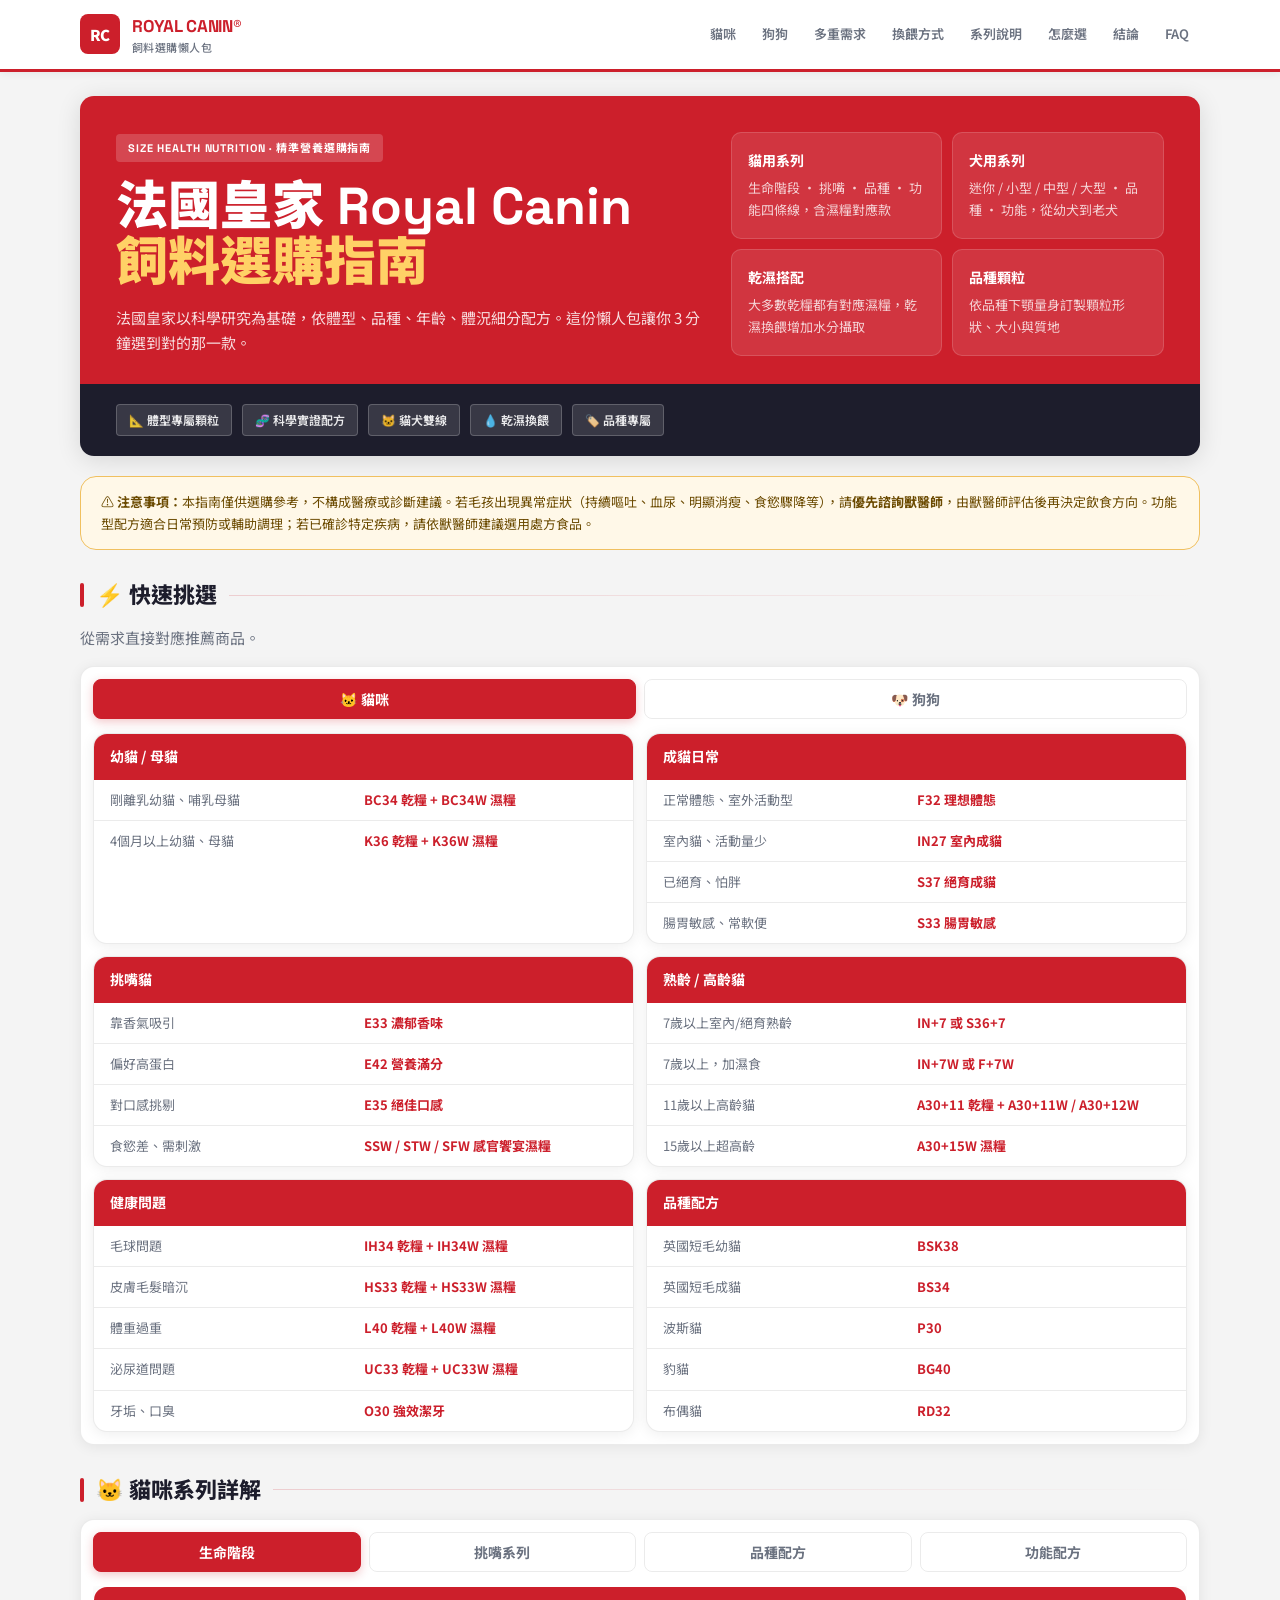
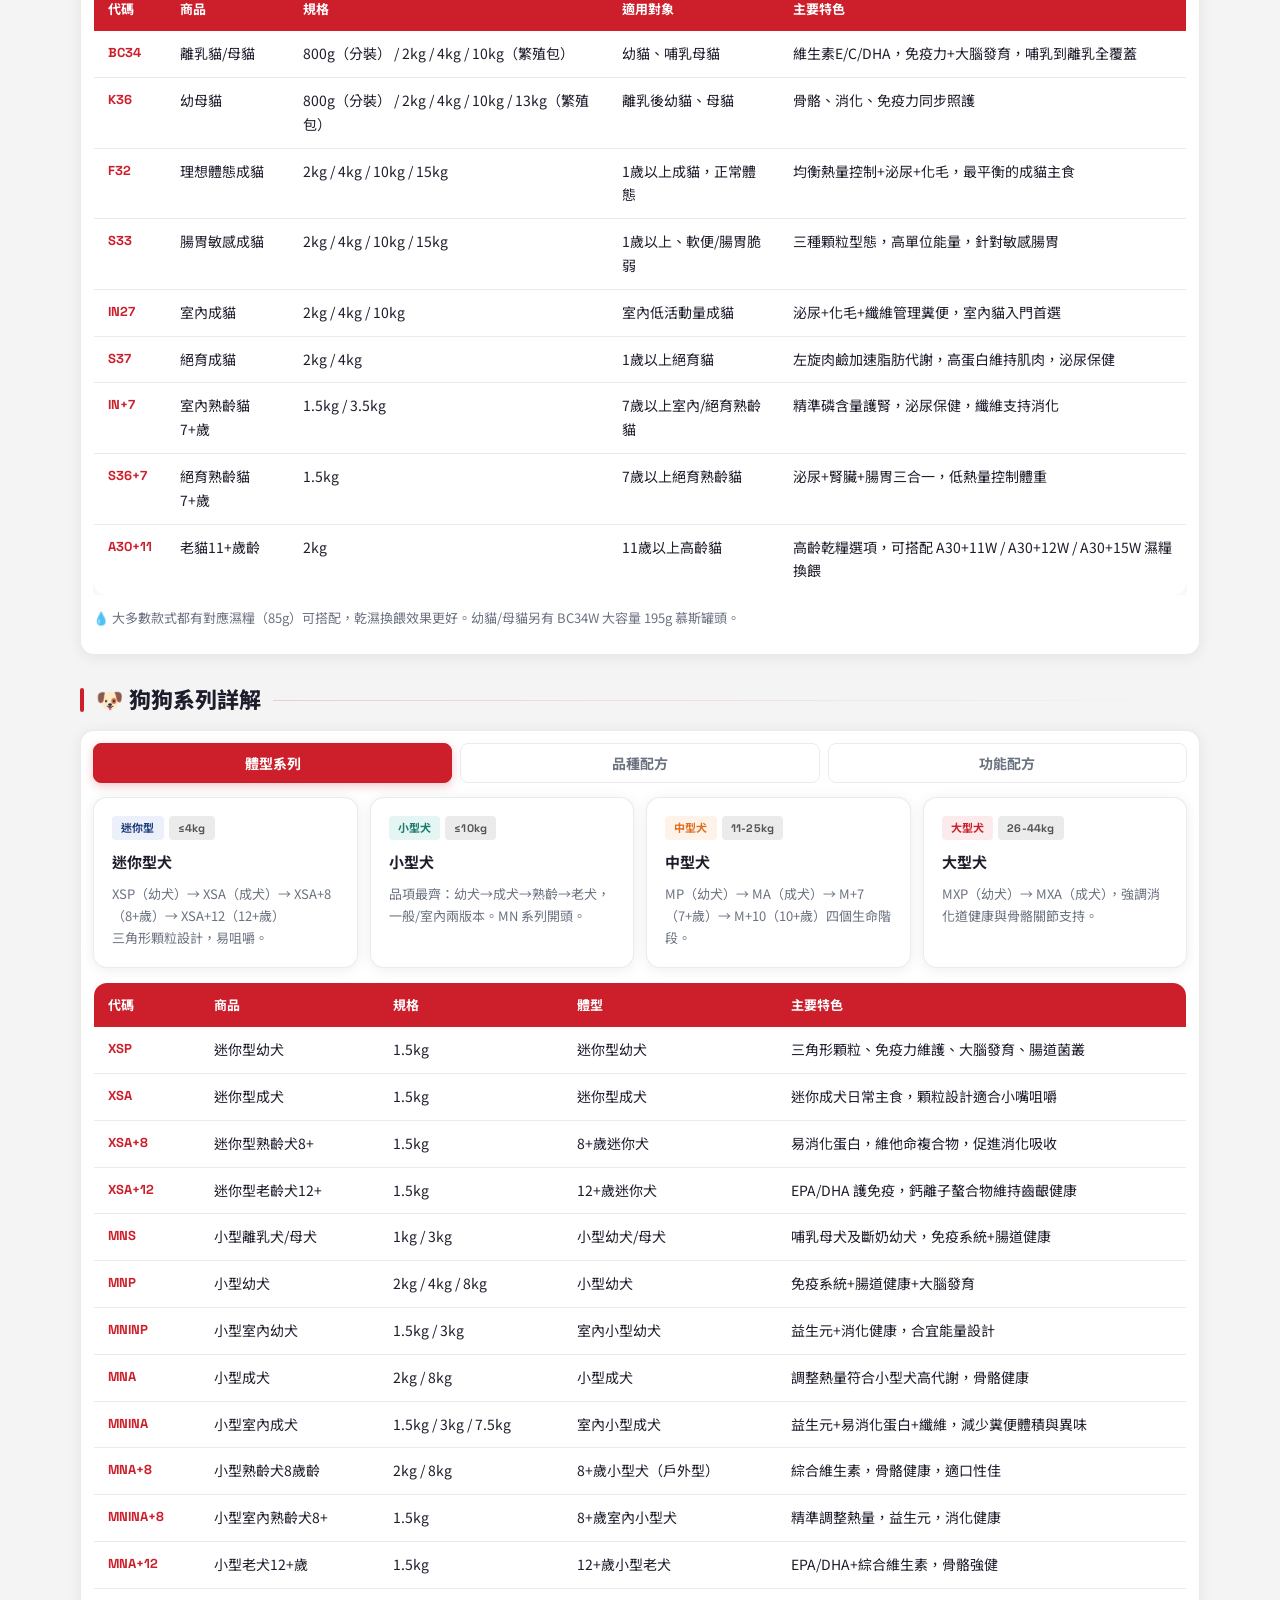
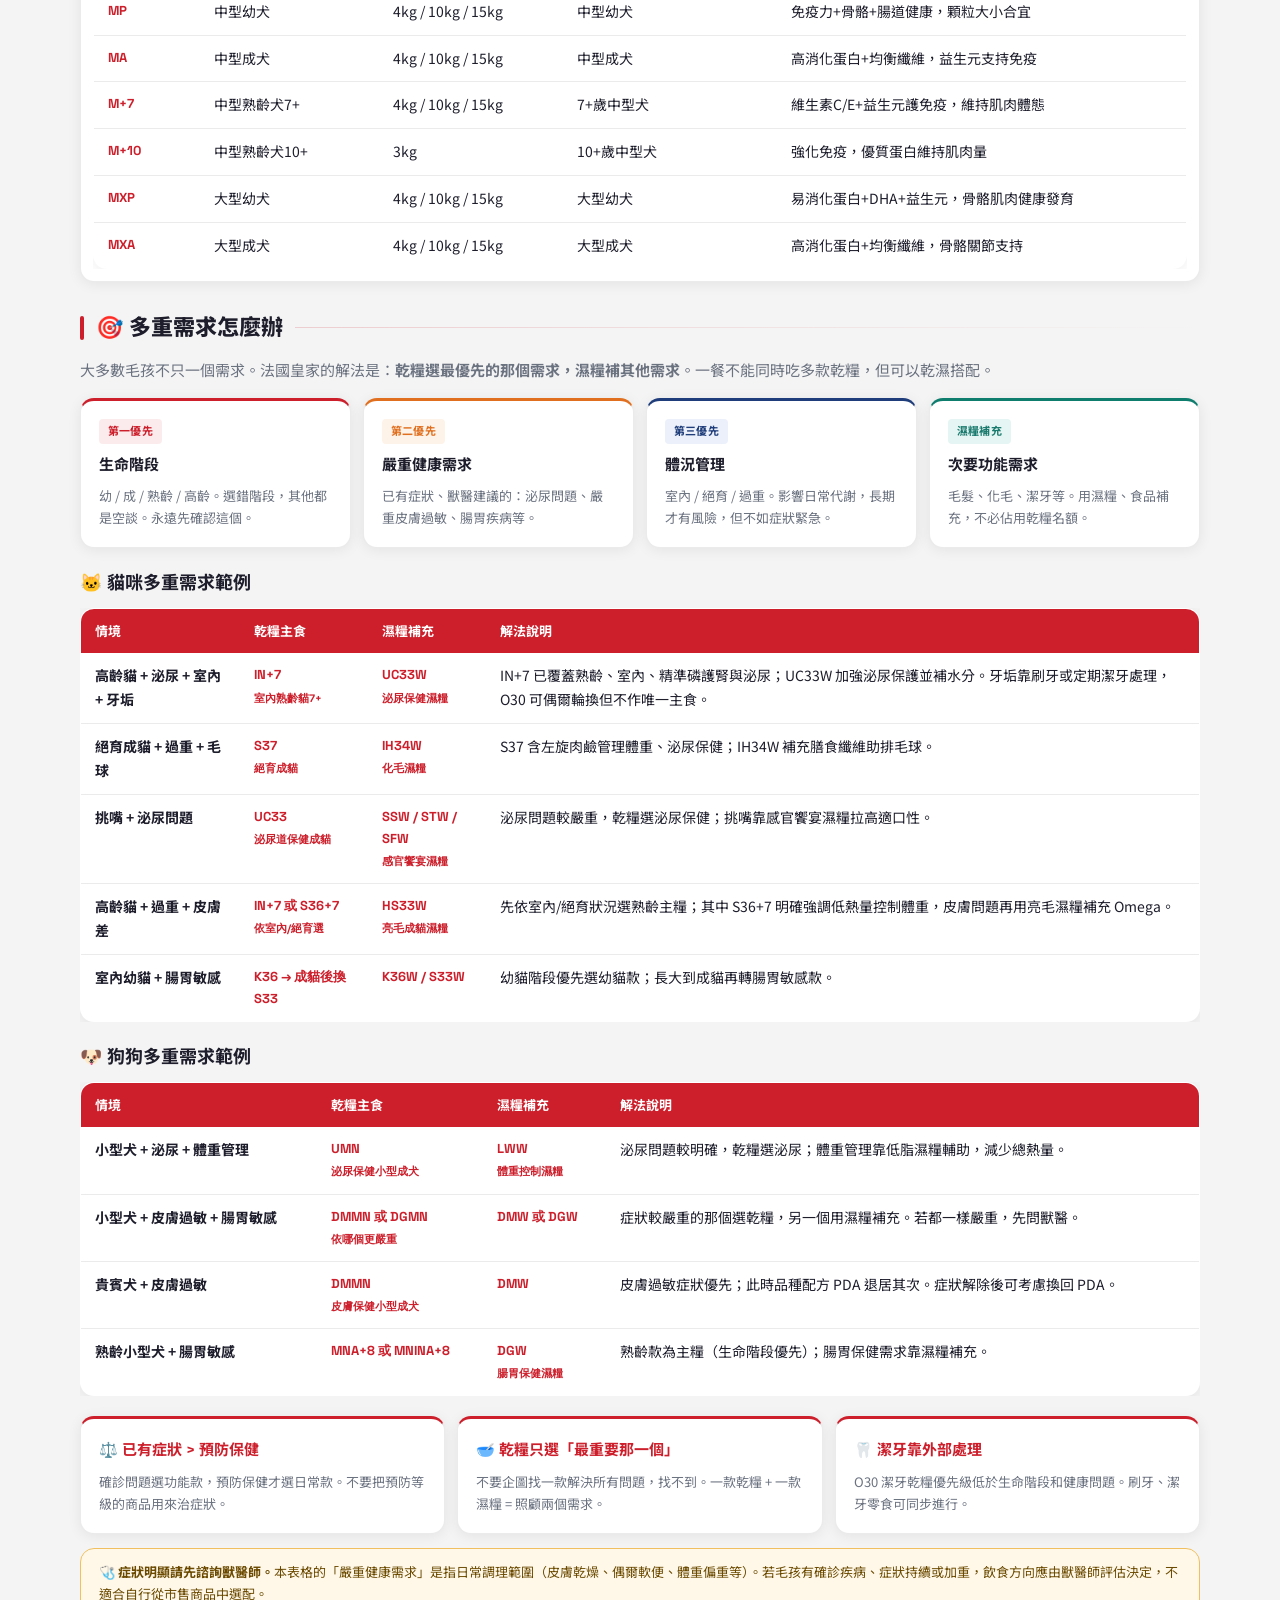
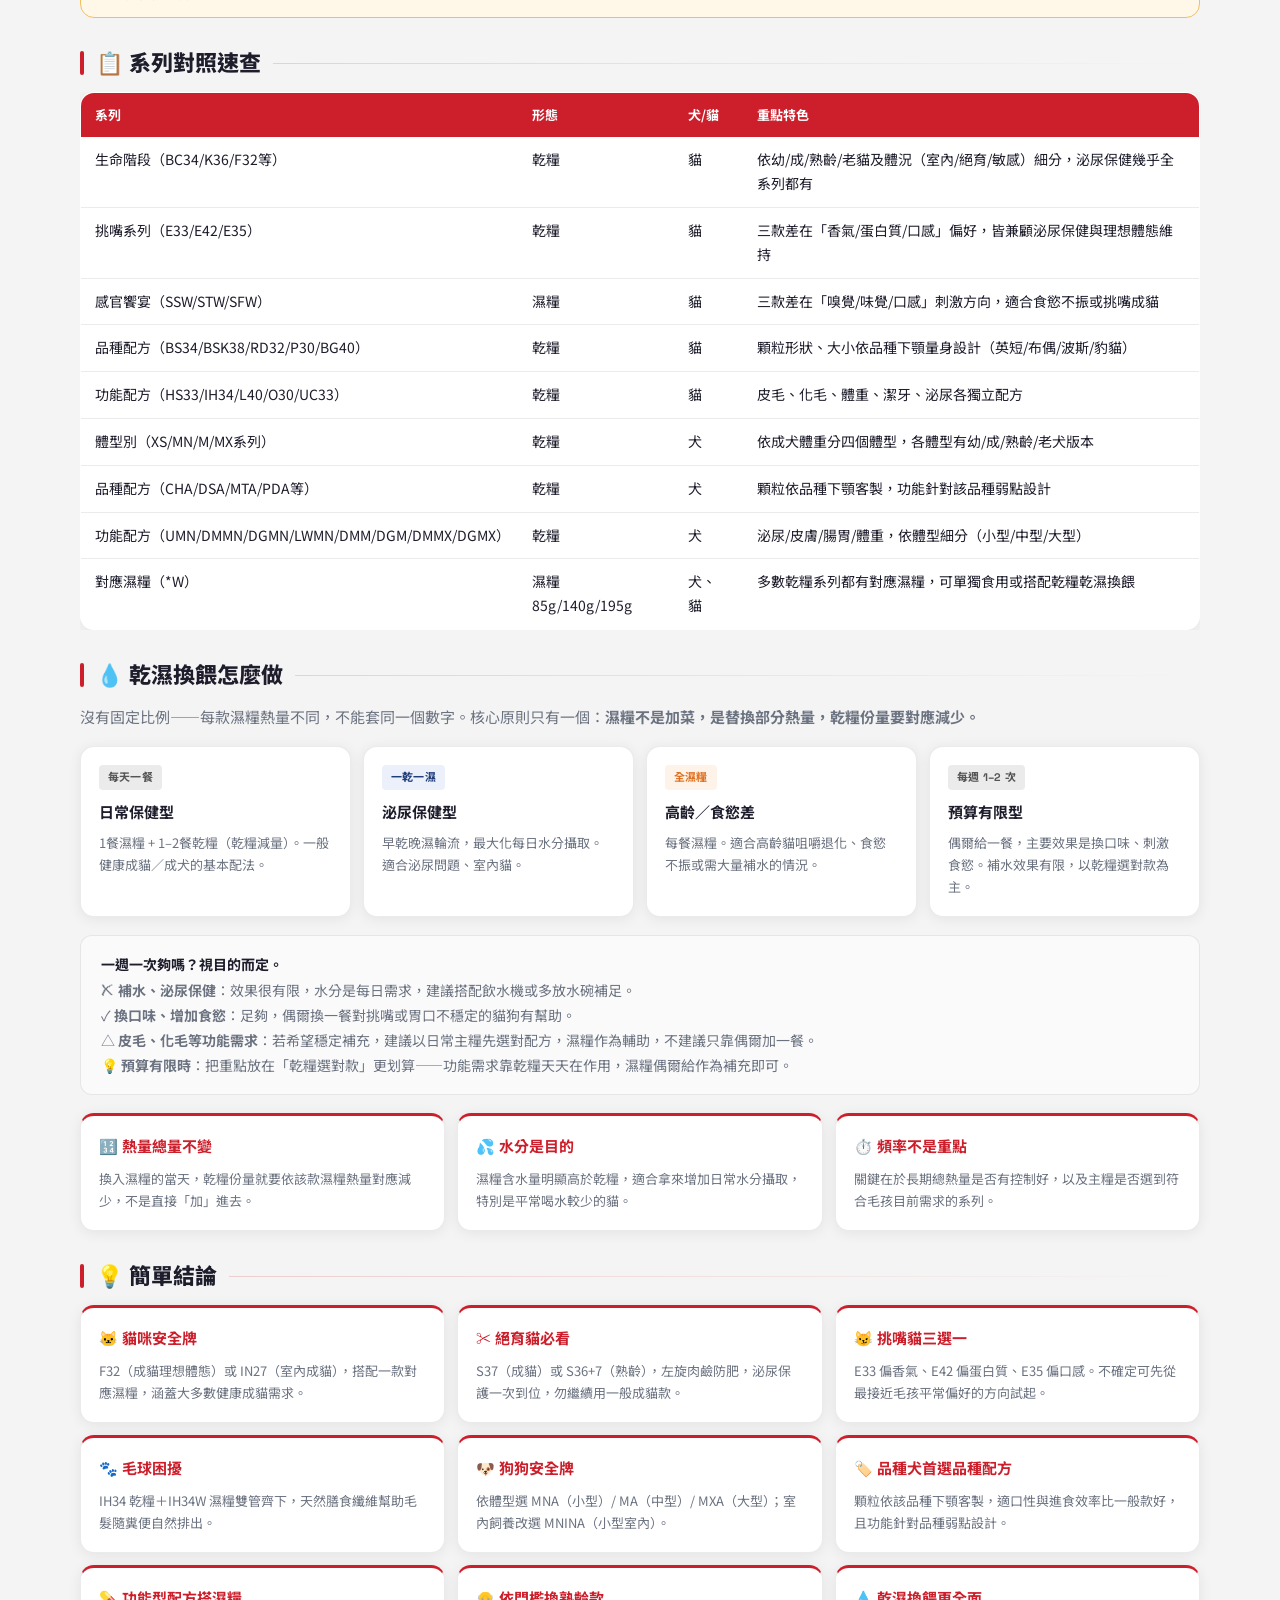
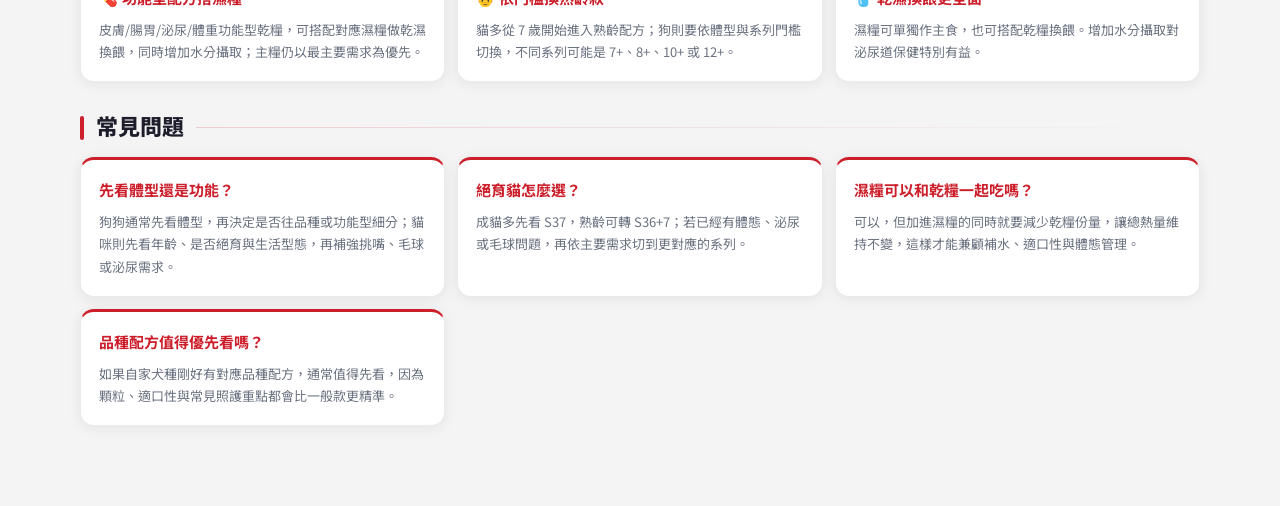
<file: guides/brands/royal_canin_buying_guide.html.html>
<!DOCTYPE html>
<html lang="zh-TW">
<head>
  <meta charset="UTF-8">
  <meta name="viewport" content="width=device-width, initial-scale=1.0">
  <title>法國皇家 Royal Canin 飼料選購指南｜貓狗系列、乾濕搭配與功能配方一次看</title>
  <meta name="description" content="法國皇家 Royal Canin 飼料選購指南，整理貓狗依體型、品種、年齡與功能需求的挑選方式，並說明乾濕搭配與多重需求的選法。">
  <meta name="robots" content="index, follow">
  <meta name="author" content="Yi-Chai Pet Life Hall">
  <meta name="theme-color" content="#CC1F2B">
  <link rel="canonical" href="https://goodneighborpet.github.io/pet-commerce-link-hub/guides/brands/royal_canin_buying_guide.html.html">
  <meta property="og:type" content="article">
  <meta property="og:site_name" content="Pet Commerce Link Hub">
  <meta property="og:locale" content="zh_TW">
  <meta property="og:title" content="法國皇家 Royal Canin 飼料選購指南｜貓狗系列、乾濕搭配與功能配方一次看">
  <meta property="og:description" content="整理法國皇家依體型、品種、年齡與功能需求的選購邏輯，幫你更快找到合適配方。">
  <meta property="og:url" content="https://goodneighborpet.github.io/pet-commerce-link-hub/guides/brands/royal_canin_buying_guide.html.html">
  <meta property="article:modified_time" content="2026-04-16">
  <meta name="twitter:card" content="summary">
  <meta name="twitter:title" content="法國皇家 Royal Canin 飼料選購指南">
  <meta name="twitter:description" content="看懂法國皇家貓狗系列、功能配方與乾濕搭配，快速挑出合適主糧。">
  <script type="application/ld+json">
    {
      "@context": "https://schema.org",
      "@graph": [
        {
          "@type": "WebPage",
          "name": "法國皇家 Royal Canin 飼料選購指南",
          "url": "https://goodneighborpet.github.io/pet-commerce-link-hub/guides/brands/royal_canin_buying_guide.html.html",
          "description": "法國皇家 Royal Canin 飼料選購指南，整理貓狗依體型、品種、年齡與功能需求的挑選方式，並說明乾濕搭配與多重需求的選法。",
          "inLanguage": "zh-TW",
          "dateModified": "2026-04-16",
          "publisher": {
            "@type": "Organization",
            "name": "Yi-Chai Pet Life Hall"
          }
        },
        {
          "@type": "FAQPage",
          "mainEntity": [
            {
              "@type": "Question",
              "name": "法國皇家要先看體型、品種還是功能需求？",
              "acceptedAnswer": {
                "@type": "Answer",
                "text": "狗狗通常先看體型，再判斷是否需要品種或功能型配方；貓咪則先看年齡、是否絕育與生活型態，再補強挑嘴、化毛或泌尿等需求。"
              }
            },
            {
              "@type": "Question",
              "name": "絕育後的貓咪怎麼挑法國皇家？",
              "acceptedAnswer": {
                "@type": "Answer",
                "text": "成貓多先看 S37，熟齡可轉 S36+7；如果同時有體態、泌尿或毛球需求，再依主要需求搭配對應系列。"
              }
            },
            {
              "@type": "Question",
              "name": "法國皇家濕糧可以和乾糧一起搭配嗎？",
              "acceptedAnswer": {
                "@type": "Answer",
                "text": "可以，但換入濕糧時要同步減少乾糧份量，讓總熱量維持一致。乾糧負責主要需求，濕糧則可補水、提升適口性與增加變化。"
              }
            },
            {
              "@type": "Question",
              "name": "Royal Canin 品種配方值得優先看嗎？",
              "acceptedAnswer": {
                "@type": "Answer",
                "text": "如果毛孩屬於法國皇家有獨立品種配方的犬種，通常值得優先看，因為顆粒形狀、適口性與常見弱點照護會比一般款更精準。"
              }
            }
          ]
        }
      ]
    }
  </script>
  <link rel="preconnect" href="https://fonts.googleapis.com">
  <link rel="preconnect" href="https://fonts.gstatic.com" crossorigin>
  <link href="https://fonts.googleapis.com/css2?family=Space+Grotesk:wght@500;700&family=Noto+Sans+TC:wght@400;500;700;900&display=swap" rel="stylesheet">
  <style>
    :root {
      /* Royal Canin brand palette */
      --rc-red: #CC1F2B;
      --rc-red-dark: #A8141E;
      --rc-red-soft: #FBEBEC;
      --ink: #1D1D2C;
      --muted: #6B7280;
      --line: rgba(0,0,0,0.08);
      --card: #FFFFFF;
      --bg: #F4F4F4;
      --shadow: 0 2px 14px rgba(0,0,0,0.07);
      --radius: 14px;
      /* Product-line accent colours (from packaging bands) */
      --purple: #6B4FA0;
      --purple-soft: #F1EDF9;
      --navy: #1F3D7A;
      --navy-soft: #EBF0FA;
      --orange: #E07020;
      --orange-soft: #FEF3E8;
      --teal: #1A7A6E;
      --teal-soft: #E5F5F3;
    }
    * { box-sizing: border-box; }
    body {
      margin: 0;
      font-family: "Noto Sans TC", sans-serif;
      color: var(--ink);
      line-height: 1.7;
      background: var(--bg);
    }
    h1,h2,h3,h4,.brand,.kicker,.tab-btn,.badge { font-family: "Space Grotesk","Noto Sans TC",sans-serif; }

    /* ── Header ── */
    .header {
      position: sticky; top: 0; z-index: 20;
      background: #fff;
      border-bottom: 3px solid var(--rc-red);
      box-shadow: 0 2px 8px rgba(0,0,0,0.06);
    }
    .nav, .wrap { max-width: 1160px; margin: 0 auto; }
    .nav {
      padding: 12px 20px;
      display: flex; justify-content: space-between; align-items: center; gap: 16px;
    }
    .brand { font-size: 17px; font-weight: 700; color: var(--rc-red); letter-spacing: -.01em; }
    .brand-wrap { display: flex; align-items: center; gap: 12px; min-width: 0; }
    .brand-icon {
      width: 40px; height: 40px; border-radius: 8px;
      background: var(--rc-red);
      display: flex; align-items: center; justify-content: center;
      font-size: 15px; color: #fff; font-weight: 900; flex-shrink: 0;
      letter-spacing: -.02em;
    }
    .brand-sub { font-size: 11px; color: var(--muted); font-weight: 500; display: block; margin-top: -3px; letter-spacing: .04em; text-transform: uppercase; }
    .links { display: flex; gap: 4px; flex-wrap: wrap; }
    .links a {
      color: var(--muted); text-decoration: none; font-size: 13px; font-weight: 600;
      padding: 6px 11px; border-radius: 6px; transition: all .15s;
    }
    .links a:hover { background: var(--rc-red-soft); color: var(--rc-red); }

    /* ── Layout ── */
    .wrap { padding: 24px 20px 80px; }

    /* ── Hero ── */
    .hero {
      border-radius: var(--radius);
      overflow: hidden;
      box-shadow: 0 4px 24px rgba(0,0,0,0.12);
    }
    .hero-top {
      padding: 36px 36px 28px;
      background: var(--rc-red);
      color: #fff;
    }
    .hero-bottom {
      padding: 20px 36px;
      background: #1D1D2C;
      display: flex; align-items: center; gap: 10px; flex-wrap: wrap;
    }
    .hero-grid { display: grid; grid-template-columns: 1.15fr .85fr; gap: 28px; align-items: center; }
    .kicker {
      display: inline-block; padding: 5px 12px; border-radius: 4px;
      font-size: 11px; font-weight: 700; letter-spacing: .08em; text-transform: uppercase;
      background: rgba(255,255,255,0.18); margin-bottom: 16px;
    }
    .hero h1 { margin: 0 0 14px; font-size: clamp(28px,4.5vw,52px); line-height: 1.08; font-weight: 900; }
    .hero h1 em { color: #FFD166; font-style: normal; }
    .hero p { margin: 0; color: rgba(255,255,255,0.85); font-size: 15px; }
    .pill {
      padding: 5px 12px; border-radius: 4px; font-size: 12px; font-weight: 600;
      background: rgba(255,255,255,0.12); color: rgba(255,255,255,0.9);
      border: 1px solid rgba(255,255,255,0.2);
    }
    .hero-visual { display: grid; grid-template-columns: 1fr 1fr; gap: 10px; }
    .hero-card {
      padding: 16px; border-radius: 10px;
      background: rgba(255,255,255,0.1); border: 1px solid rgba(255,255,255,0.15);
    }
    .hero-card p { margin: 0; font-size: 13px; color: rgba(255,255,255,0.78); }
    .hero-card strong { display: block; color: #fff; font-size: 14px; font-weight: 700; margin-bottom: 5px; }

    /* ── Section ── */
    .section { margin-top: 32px; }
    .section-title {
      display: flex; align-items: center; gap: 12px;
      margin: 0 0 16px; font-size: 22px; font-weight: 800; line-height: 1.2;
    }
    .section-title::before {
      content: ""; width: 4px; height: 24px; border-radius: 2px;
      background: var(--rc-red); flex-shrink: 0;
    }
    .section-title::after {
      content: ""; flex: 1; height: 1px;
      background: linear-gradient(90deg, rgba(204,31,43,0.18), transparent);
    }
    .intro { margin: 0 0 16px; color: var(--muted); font-size: 15px; }

    /* ── Cards ── */
    .card-grid { display: grid; grid-template-columns: repeat(3,1fr); gap: 12px; }
    .card-grid-2 { display: grid; grid-template-columns: repeat(2,1fr); gap: 12px; }
    .card-grid-4 { display: grid; grid-template-columns: repeat(4,1fr); gap: 12px; }
    .card {
      background: var(--card); border: 1px solid var(--line);
      border-radius: var(--radius); padding: 18px;
      box-shadow: var(--shadow);
    }
    .card h3 { margin: 0 0 7px; font-size: 15px; font-weight: 700; }
    .card p { margin: 0; color: var(--muted); font-size: 13px; }
    .mini-tags { display: flex; flex-wrap: wrap; gap: 5px; }
    .badge {
      display: inline-flex; align-items: center;
      padding: 3px 9px; border-radius: 4px;
      font-size: 11px; font-weight: 700; letter-spacing: .02em;
    }
    .badge-blue { background: var(--navy-soft); color: var(--navy); }
    .badge-gold { background: var(--orange-soft); color: var(--orange); }
    .badge-red { background: var(--rc-red-soft); color: var(--rc-red); }
    .badge-teal { background: var(--teal-soft); color: var(--teal); }
    .badge-gray { background: #EBEBEB; color: #555; }
    .badge-purple { background: var(--purple-soft); color: var(--purple); }

    /* ── Tabs ── */
    .tabs {
      background: #fff; border-radius: var(--radius);
      border: 1px solid var(--line); padding: 12px; box-shadow: var(--shadow);
    }
    .tab-row { display: grid; grid-template-columns: 1fr 1fr; gap: 8px; margin-bottom: 14px; }
    .tab-btn {
      padding: 9px 16px; border: 1px solid var(--line); border-radius: 8px; cursor: pointer;
      font-size: 14px; font-weight: 700; background: transparent; color: var(--muted);
      transition: all .15s; text-align: center;
    }
    .tab-btn.active { background: var(--rc-red); color: #fff; border-color: var(--rc-red); box-shadow: 0 3px 10px rgba(204,31,43,0.25); }
    .tab-pane { display: none; }
    .tab-pane.active { display: block; }

    /* ── Table ── */
    .tbl-wrap { overflow-x: auto; margin-top: 10px; }
    table {
      width: 100%; border-collapse: collapse; font-size: 14px;
      background: var(--card); border-radius: var(--radius); overflow: hidden;
      box-shadow: var(--shadow); border: 1px solid var(--line);
    }
    thead { background: var(--rc-red); color: #fff; }
    thead th { padding: 11px 14px; text-align: left; font-size: 13px; font-weight: 700; }
    tbody td { padding: 11px 14px; border-bottom: 1px solid var(--line); vertical-align: top; }
    tbody tr:last-child td { border-bottom: none; }
    tbody tr:hover td { background: var(--rc-red-soft); }
    .code { font-family: "Space Grotesk", monospace; font-size: 13px; color: var(--rc-red); font-weight: 700; }

    /* ── Quick pick ── */
    .qp-grid { display: grid; grid-template-columns: 1fr 1fr; gap: 12px; }
    .qp-card {
      background: var(--card); border: 1px solid var(--line);
      border-radius: var(--radius); overflow: hidden; box-shadow: var(--shadow);
    }
    .qp-head {
      padding: 11px 16px; font-weight: 700; font-size: 14px;
      background: var(--rc-red); color: #fff; letter-spacing: .01em;
    }
    .qp-row {
      display: grid; grid-template-columns: 1fr 1fr;
      padding: 9px 16px; border-bottom: 1px solid var(--line); font-size: 13px;
    }
    .qp-row:last-child { border-bottom: none; }
    .qp-row span:first-child { color: var(--muted); }
    .qp-row span:last-child { font-weight: 700; color: var(--rc-red); }

    /* ── Summary box ── */
    .summary-grid { display: grid; grid-template-columns: repeat(3,1fr); gap: 12px; }
    .summary-card {
      background: var(--card); border: 1px solid var(--line);
      border-radius: var(--radius); padding: 18px; box-shadow: var(--shadow);
      border-top: 3px solid var(--rc-red);
    }
    .summary-card h4 { margin: 0 0 8px; font-size: 15px; color: var(--rc-red); font-weight: 700; }
    .summary-card p { margin: 0; font-size: 13px; color: var(--muted); }

    /* ── Responsive ── */
    @media (max-width: 800px) {
      .hero-grid { grid-template-columns: 1fr; }
      .hero-visual { display: none; }
      .card-grid, .card-grid-4 { grid-template-columns: 1fr 1fr; }
      .qp-grid, .summary-grid { grid-template-columns: 1fr; }
    }
    @media (max-width: 520px) {
      .card-grid, .card-grid-2, .card-grid-4 { grid-template-columns: 1fr; }
      .hero-top { padding: 24px 18px 20px; }
      .hero-bottom { padding: 14px 18px; }
    }
  </style>
</head>
<body>

<!-- ── Header ── -->
<header class="header">
  <nav class="nav">
    <div class="brand-wrap">
      <div class="brand-icon">RC</div>
      <div>
        <span class="brand">ROYAL CANIN®</span>
        <span class="brand-sub">飼料選購懶人包</span>
      </div>
    </div>
    <div class="links">
      <a href="#cat">貓咪</a>
      <a href="#dog">狗狗</a>
      <a href="#multi">多重需求</a>
      <a href="#wetdry">換餵方式</a>
      <a href="#series">系列說明</a>
      <a href="#pick">怎麼選</a>
      <a href="#summary">結論</a>
      <a href="#faq">FAQ</a>
    </div>
  </nav>
</header>

<!-- ── Main ── -->
  <main class="wrap">

  <!-- Hero -->
  <div class="hero">
    <div class="hero-top">
      <div class="hero-grid">
        <div>
          <div class="kicker">SIZE HEALTH NUTRITION · 精準營養選購指南</div>
          <h1>法國皇家 Royal Canin<br><em>飼料選購指南</em></h1>
          <p>法國皇家以科學研究為基礎，依體型、品種、年齡、體況細分配方。這份懶人包讓你 3 分鐘選到對的那一款。</p>
        </div>
        <div class="hero-visual">
          <div class="hero-card">
            <strong>貓用系列</strong>
            <p>生命階段 · 挑嘴 · 品種 · 功能四條線，含濕糧對應款</p>
          </div>
          <div class="hero-card">
            <strong>犬用系列</strong>
            <p>迷你 / 小型 / 中型 / 大型 · 品種 · 功能，從幼犬到老犬</p>
          </div>
          <div class="hero-card">
            <strong>乾濕搭配</strong>
            <p>大多數乾糧都有對應濕糧，乾濕換餵增加水分攝取</p>
          </div>
          <div class="hero-card">
            <strong>品種顆粒</strong>
            <p>依品種下顎量身訂製顆粒形狀、大小與質地</p>
          </div>
        </div>
      </div>
    </div>
    <div class="hero-bottom">
      <span class="pill">📐 體型專屬顆粒</span>
      <span class="pill">🧬 科學實證配方</span>
      <span class="pill">🐱 貓犬雙線</span>
      <span class="pill">💧 乾濕換餵</span>
      <span class="pill">🏷️ 品種專屬</span>
    </div>
  </div>

  <!-- Disclaimer -->
  <div style="margin-top:20px;padding:14px 20px;border-radius:16px;background:#fff8e8;border:1px solid #f0c060;font-size:13px;color:#6b4a00;line-height:1.7">
    ⚠️ <strong>注意事項：</strong>本指南僅供選購參考，不構成醫療或診斷建議。若毛孩出現異常症狀（持續嘔吐、血尿、明顯消瘦、食慾驟降等），請<strong>優先諮詢獸醫師</strong>，由獸醫師評估後再決定飲食方向。功能型配方適合日常預防或輔助調理；若已確診特定疾病，請依獸醫師建議選用處方食品。
  </div>

  <!-- Quick Pick -->
  <section class="section" id="pick">
    <h2 class="section-title">⚡ 快速挑選</h2>
    <p class="intro">從需求直接對應推薦商品。</p>

    <div class="tabs">
      <div class="tab-row">
        <button class="tab-btn active" onclick="switchTab(this,'cat-qp')">🐱 貓咪</button>
        <button class="tab-btn" onclick="switchTab(this,'dog-qp')">🐶 狗狗</button>
      </div>

      <div id="cat-qp" class="tab-pane active">
        <div class="qp-grid">
          <div class="qp-card">
            <div class="qp-head">幼貓 / 母貓</div>
            <div class="qp-row"><span>剛離乳幼貓、哺乳母貓</span><span>BC34 乾糧 + BC34W 濕糧</span></div>
            <div class="qp-row"><span>4個月以上幼貓、母貓</span><span>K36 乾糧 + K36W 濕糧</span></div>
          </div>
          <div class="qp-card">
            <div class="qp-head">成貓日常</div>
            <div class="qp-row"><span>正常體態、室外活動型</span><span>F32 理想體態</span></div>
            <div class="qp-row"><span>室內貓、活動量少</span><span>IN27 室內成貓</span></div>
            <div class="qp-row"><span>已絕育、怕胖</span><span>S37 絕育成貓</span></div>
            <div class="qp-row"><span>腸胃敏感、常軟便</span><span>S33 腸胃敏感</span></div>
          </div>
          <div class="qp-card">
            <div class="qp-head">挑嘴貓</div>
            <div class="qp-row"><span>靠香氣吸引</span><span>E33 濃郁香味</span></div>
            <div class="qp-row"><span>偏好高蛋白</span><span>E42 營養滿分</span></div>
            <div class="qp-row"><span>對口感挑剔</span><span>E35 絕佳口感</span></div>
            <div class="qp-row"><span>食慾差、需刺激</span><span>SSW / STW / SFW 感官饗宴濕糧</span></div>
          </div>
          <div class="qp-card">
            <div class="qp-head">熟齡 / 高齡貓</div>
            <div class="qp-row"><span>7歲以上室內/絕育熟齡</span><span>IN+7 或 S36+7</span></div>
            <div class="qp-row"><span>7歲以上，加濕食</span><span>IN+7W 或 F+7W</span></div>
            <div class="qp-row"><span>11歲以上高齡貓</span><span>A30+11 乾糧 + A30+11W / A30+12W</span></div>
            <div class="qp-row"><span>15歲以上超高齡</span><span>A30+15W 濕糧</span></div>
          </div>
          <div class="qp-card">
            <div class="qp-head">健康問題</div>
            <div class="qp-row"><span>毛球問題</span><span>IH34 乾糧 + IH34W 濕糧</span></div>
            <div class="qp-row"><span>皮膚毛髮暗沉</span><span>HS33 乾糧 + HS33W 濕糧</span></div>
            <div class="qp-row"><span>體重過重</span><span>L40 乾糧 + L40W 濕糧</span></div>
            <div class="qp-row"><span>泌尿道問題</span><span>UC33 乾糧 + UC33W 濕糧</span></div>
            <div class="qp-row"><span>牙垢、口臭</span><span>O30 強效潔牙</span></div>
          </div>
          <div class="qp-card">
            <div class="qp-head">品種配方</div>
            <div class="qp-row"><span>英國短毛幼貓</span><span>BSK38</span></div>
            <div class="qp-row"><span>英國短毛成貓</span><span>BS34</span></div>
            <div class="qp-row"><span>波斯貓</span><span>P30</span></div>
            <div class="qp-row"><span>豹貓</span><span>BG40</span></div>
            <div class="qp-row"><span>布偶貓</span><span>RD32</span></div>
          </div>
        </div>
      </div>

      <div id="dog-qp" class="tab-pane">
        <div class="qp-grid">
          <div class="qp-card">
            <div class="qp-head">幼犬 / 母犬</div>
            <div class="qp-row"><span>哺乳母犬、斷奶幼犬</span><span>MNS 乾糧 + STM 慕斯濕糧</span></div>
            <div class="qp-row"><span>迷你型幼犬（成犬&lt;4kg）</span><span>XSP</span></div>
            <div class="qp-row"><span>小型犬幼犬（戶外型）</span><span>MNP</span></div>
            <div class="qp-row"><span>小型犬幼犬（室內型）</span><span>MNINP</span></div>
            <div class="qp-row"><span>中型犬幼犬</span><span>MP</span></div>
            <div class="qp-row"><span>大型犬幼犬</span><span>MXP</span></div>
          </div>
          <div class="qp-card">
            <div class="qp-head">成犬日常</div>
            <div class="qp-row"><span>迷你型成犬（成犬&lt;4kg）</span><span>XSA 迷你型成犬</span></div>
            <div class="qp-row"><span>小型犬成犬（戶外型）</span><span>MNA 小型成犬</span></div>
            <div class="qp-row"><span>小型犬成犬（室內型）</span><span>MNINA 小型室內成犬</span></div>
            <div class="qp-row"><span>中型犬成犬</span><span>MA 中型成犬</span></div>
            <div class="qp-row"><span>大型犬成犬</span><span>MXA 大型成犬</span></div>
          </div>
          <div class="qp-card">
            <div class="qp-head">熟齡 / 老犬</div>
            <div class="qp-row"><span>迷你型犬 8+歲</span><span>XSA+8</span></div>
            <div class="qp-row"><span>迷你型犬 12+歲</span><span>XSA+12</span></div>
            <div class="qp-row"><span>小型犬 8+歲（戶外型）</span><span>MNA+8</span></div>
            <div class="qp-row"><span>小型犬 8+歲（室內型）</span><span>MNINA+8</span></div>
            <div class="qp-row"><span>小型犬 12+歲</span><span>MNA+12 小型老犬12+歲</span></div>
            <div class="qp-row"><span>中型犬 7+歲</span><span>M+7</span></div>
            <div class="qp-row"><span>中型犬 10+歲</span><span>M+10</span></div>
          </div>
          <div class="qp-card">
            <div class="qp-head">健康問題</div>
            <div class="qp-row"><span>泌尿道（小型犬）</span><span>UMN + UW 濕糧</span></div>
            <div class="qp-row"><span>皮膚過敏（小型犬）</span><span>DMMN + DMW 濕糧</span></div>
            <div class="qp-row"><span>皮膚過敏（中型犬）</span><span>DMM + DMW 濕糧</span></div>
            <div class="qp-row"><span>皮膚過敏（大型犬）</span><span>DMMX + DMW 濕糧</span></div>
            <div class="qp-row"><span>腸胃敏感（小型犬）</span><span>DGMN + DGW 濕糧</span></div>
            <div class="qp-row"><span>體重管理（小型犬）</span><span>LWMN + LWW 濕糧</span></div>
          </div>
          <div class="qp-card">
            <div class="qp-head">品種配方</div>
            <div class="qp-row"><span>吉娃娃</span><span>CHA + CHW 濕糧</span></div>
            <div class="qp-row"><span>臘腸犬</span><span>DSA + DSW 濕糧</span></div>
            <div class="qp-row"><span>瑪爾濟斯</span><span>MTA</span></div>
            <div class="qp-row"><span>貴賓幼犬</span><span>PDP</span></div>
            <div class="qp-row"><span>貴賓成犬</span><span>PDA + PDW 濕糧</span></div>
            <div class="qp-row"><span>博美犬</span><span>PA + PAW 濕糧</span></div>
            <div class="qp-row"><span>柴犬</span><span>S26</span></div>
            <div class="qp-row"><span>比熊犬</span><span>BCA</span></div>
          </div>
        </div>
      </div>
    </div>
  </section>

  <!-- Cat Section -->
  <section class="section" id="cat">
    <h2 class="section-title">🐱 貓咪系列詳解</h2>

    <div class="tabs">
      <div class="tab-row" style="grid-template-columns:repeat(4,1fr)">
        <button class="tab-btn active" onclick="switchTab(this,'c-stage')">生命階段</button>
        <button class="tab-btn" onclick="switchTab(this,'c-picky')">挑嘴系列</button>
        <button class="tab-btn" onclick="switchTab(this,'c-breed')">品種配方</button>
        <button class="tab-btn" onclick="switchTab(this,'c-func')">功能配方</button>
      </div>

      <!-- 生命階段 -->
      <div id="c-stage" class="tab-pane active">
        <div class="tbl-wrap">
          <table>
            <thead>
              <tr><th>代碼</th><th>商品</th><th>規格</th><th>適用對象</th><th>主要特色</th></tr>
            </thead>
            <tbody>
              <tr><td class="code">BC34</td><td>離乳貓/母貓</td><td>800g（分裝） / 2kg / 4kg / 10kg（繁殖包）</td><td>幼貓、哺乳母貓</td><td>維生素E/C/DHA，免疫力+大腦發育，哺乳到離乳全覆蓋</td></tr>
              <tr><td class="code">K36</td><td>幼母貓</td><td>800g（分裝） / 2kg / 4kg / 10kg / 13kg（繁殖包）</td><td>離乳後幼貓、母貓</td><td>骨骼、消化、免疫力同步照護</td></tr>
              <tr><td class="code">F32</td><td>理想體態成貓</td><td>2kg / 4kg / 10kg / 15kg</td><td>1歲以上成貓，正常體態</td><td>均衡熱量控制+泌尿+化毛，最平衡的成貓主食</td></tr>
              <tr><td class="code">S33</td><td>腸胃敏感成貓</td><td>2kg / 4kg / 10kg / 15kg</td><td>1歲以上、軟便/腸胃脆弱</td><td>三種顆粒型態，高單位能量，針對敏感腸胃</td></tr>
              <tr><td class="code">IN27</td><td>室內成貓</td><td>2kg / 4kg / 10kg</td><td>室內低活動量成貓</td><td>泌尿+化毛+纖維管理糞便，室內貓入門首選</td></tr>
              <tr><td class="code">S37</td><td>絕育成貓</td><td>2kg / 4kg</td><td>1歲以上絕育貓</td><td>左旋肉鹼加速脂肪代謝，高蛋白維持肌肉，泌尿保健</td></tr>
              <tr><td class="code">IN+7</td><td>室內熟齡貓7+歲</td><td>1.5kg / 3.5kg</td><td>7歲以上室內/絕育熟齡貓</td><td>精準磷含量護腎，泌尿保健，纖維支持消化</td></tr>
              <tr><td class="code">S36+7</td><td>絕育熟齡貓7+歲</td><td>1.5kg</td><td>7歲以上絕育熟齡貓</td><td>泌尿+腎臟+腸胃三合一，低熱量控制體重</td></tr>
              <tr><td class="code">A30+11</td><td>老貓11+歲齡</td><td>2kg</td><td>11歲以上高齡貓</td><td>高齡乾糧選項，可搭配 A30+11W / A30+12W / A30+15W 濕糧換餵</td></tr>
            </tbody>
          </table>
        </div>
        <p style="margin-top:12px;font-size:13px;color:var(--muted);">💧 大多數款式都有對應濕糧（85g）可搭配，乾濕換餵效果更好。幼貓/母貓另有 BC34W 大容量 195g 慕斯罐頭。</p>
      </div>

      <!-- 挑嘴系列 -->
      <div id="c-picky" class="tab-pane">
        <div class="card-grid" style="margin-bottom:16px">
          <div class="card">
            <div class="mini-tags"><span class="badge badge-gold">E33</span><span class="badge badge-gray">香氣型</span></div>
            <h3 style="margin-top:10px">挑嘴貓 濃郁香味成貓</h3>
            <p>魚肉配方，濃郁香氣吸引嗅覺型挑嘴貓，維持泌尿健康與理想體重。</p>
          </div>
          <div class="card">
            <div class="mini-tags"><span class="badge badge-blue">E42</span><span class="badge badge-gray">蛋白質型</span></div>
            <h3 style="margin-top:10px">挑嘴貓 營養滿分成貓</h3>
            <p>高蛋白均衡配方，滿足對蛋白質挑剔的成貓，維持泌尿健康與理想體重。</p>
          </div>
          <div class="card">
            <div class="mini-tags"><span class="badge badge-teal">E35</span><span class="badge badge-gray">口感型</span></div>
            <h3 style="margin-top:10px">挑嘴貓 絕佳口感成貓</h3>
            <p>雙質地雙配方，兼顧口感多樣性，滿足對質地挑剔的成貓，泌尿保健。</p>
          </div>
        </div>
        <div class="card-grid">
          <div class="card">
            <div class="mini-tags"><span class="badge badge-gold">SSW</span><span class="badge badge-gray">嗅覺刺激</span></div>
            <h3 style="margin-top:10px">感官饗宴 濃郁香氣濕糧</h3>
            <p>獨特香氣刺激貓咪嗅覺，提升食慾，適合食慾不振的成貓。</p>
          </div>
          <div class="card">
            <div class="mini-tags"><span class="badge badge-blue">STW</span><span class="badge badge-gray">味覺刺激</span></div>
            <h3 style="margin-top:10px">感官饗宴 豐富鮮味濕糧</h3>
            <p>鮮味配方刺激貓咪味覺，高品質蛋白質，適合偏好鮮味的成貓。</p>
          </div>
          <div class="card">
            <div class="mini-tags"><span class="badge badge-teal">SFW</span><span class="badge badge-gray">口感刺激</span></div>
            <h3 style="margin-top:10px">感官饗宴 多元口感濕糧</h3>
            <p>多元質地滿足挑剔味蕾，激發食慾，支持泌尿系統健康。</p>
          </div>
        </div>
      </div>

      <!-- 品種配方 -->
      <div id="c-breed" class="tab-pane">
          <div class="card-grid-2">
            <div class="card">
              <div class="mini-tags"><span class="badge badge-blue">BSK38</span><span class="badge badge-gray">幼貓</span></div>
              <h3 style="margin-top:10px">英國短毛幼貓</h3>
              <p>半月形顆粒，幫助英短幼貓咀嚼，肌肉骨骼成長，維持免疫力。12個月以下適用。</p>
            </div>
          <div class="card">
            <div class="mini-tags"><span class="badge badge-blue">BS34</span><span class="badge badge-gray">成貓</span></div>
            <h3 style="margin-top:10px">英國短毛成貓</h3>
            <p>品種專屬顆粒大小與質地，牛磺酸+EPA+DHA護心臟、骨骼、關節。1歲以上適用。</p>
          </div>
            <div class="card">
              <div class="mini-tags"><span class="badge badge-teal">P30</span><span class="badge badge-gray">波斯貓</span></div>
              <h3 style="margin-top:10px">波斯成貓</h3>
              <p>杏仁11專屬顆粒，幫助扁臉波斯貓更容易拾取與咬合，並兼顧長毛皮膚保養。</p>
            </div>
            <div class="card">
              <div class="mini-tags"><span class="badge badge-red">BG40</span><span class="badge badge-gray">豹貓</span></div>
              <h3 style="margin-top:10px">豹貓成貓</h3>
              <p>依豹貓高活動與肌肉需求設計，高蛋白支持精實體態，兼顧消化與日常活力。</p>
            </div>
            <div class="card">
              <div class="mini-tags"><span class="badge badge-gold">RD32</span><span class="badge badge-gray">布偶貓</span></div>
              <h3 style="margin-top:10px">布偶成貓</h3>
              <p>金字塔形顆粒適合布偶貓寬顎咀嚼，牛磺酸護心臟，Omega-3/6護皮毛光澤。</p>
            </div>
        </div>
      </div>

      <!-- 功能配方 -->
      <div id="c-func" class="tab-pane">
        <div class="tbl-wrap">
          <table>
            <thead>
              <tr><th>代碼</th><th>商品</th><th>規格</th><th>解決問題</th><th>關鍵成分</th></tr>
            </thead>
            <tbody>
              <tr><td class="code">HS33</td><td>亮毛膚質成貓</td><td>2kg / 4kg</td><td>皮膚暗沉、毛髮乾燥</td><td>Omega-6 / Omega-3 強效滋養，維持皮膚屏障</td></tr>
              <tr><td class="code">IH34</td><td>加強化毛成貓</td><td>2kg / 4kg / 10kg</td><td>毛球頻繁、常嘔吐毛球</td><td>天然膳食纖維促腸道蠕動，毛髮隨糞便排出</td></tr>
              <tr><td class="code">L40</td><td>體重控制成貓</td><td>1.5kg / 3kg / 8kg</td><td>體重超標、需要減重</td><td>左旋肉鹼促脂肪代謝，適量蛋白質維持肌肉量</td></tr>
              <tr><td class="code">O30</td><td>強效潔牙成貓</td><td>1.5kg / 3.5kg</td><td>牙垢堆積、口氣不佳</td><td>獨特顆粒咀嚼時產生刷牙效果，活性護齒成分</td></tr>
              <tr><td class="code">UC33</td><td>泌尿道保健成貓</td><td>2kg / 4kg / 10kg</td><td>泌尿道問題、需日常預防</td><td>連續10天可見效，精準礦物質控制</td></tr>
            </tbody>
          </table>
        </div>
        <p style="margin-top:12px;font-size:13px;color:var(--muted);">💧 HS33、IH34、L40、UC33 各有對應的 85g 濕糧版本（HS33W / IH34W / L40W / UC33W），建議乾濕搭配效果更佳。</p>
      </div>
    </div>
  </section>

  <!-- Dog Section -->
  <section class="section" id="dog">
    <h2 class="section-title">🐶 狗狗系列詳解</h2>

    <div class="tabs">
      <div class="tab-row" style="grid-template-columns:repeat(3,1fr)">
        <button class="tab-btn active" onclick="switchTab(this,'d-size')">體型系列</button>
        <button class="tab-btn" onclick="switchTab(this,'d-breed')">品種配方</button>
        <button class="tab-btn" onclick="switchTab(this,'d-func')">功能配方</button>
      </div>

      <!-- 體型系列 -->
      <div id="d-size" class="tab-pane active">
        <div class="card-grid-4" style="margin-bottom:14px">
          <div class="card">
            <div class="mini-tags"><span class="badge badge-blue">迷你型</span><span class="badge badge-gray">≤4kg</span></div>
            <h3 style="margin-top:10px">迷你型犬</h3>
            <p>XSP（幼犬）→ XSA（成犬）→ XSA+8（8+歲）→ XSA+12（12+歲）<br>三角形顆粒設計，易咀嚼。</p>
          </div>
          <div class="card">
            <div class="mini-tags"><span class="badge badge-teal">小型犬</span><span class="badge badge-gray">≤10kg</span></div>
            <h3 style="margin-top:10px">小型犬</h3>
            <p>品項最齊：幼犬→成犬→熟齡→老犬，一般/室內兩版本。MN 系列開頭。</p>
          </div>
          <div class="card">
            <div class="mini-tags"><span class="badge badge-gold">中型犬</span><span class="badge badge-gray">11-25kg</span></div>
            <h3 style="margin-top:10px">中型犬</h3>
            <p>MP（幼犬）→ MA（成犬）→ M+7（7+歲）→ M+10（10+歲）四個生命階段。</p>
          </div>
          <div class="card">
            <div class="mini-tags"><span class="badge badge-red">大型犬</span><span class="badge badge-gray">26-44kg</span></div>
            <h3 style="margin-top:10px">大型犬</h3>
            <p>MXP（幼犬）→ MXA（成犬），強調消化道健康與骨骼關節支持。</p>
          </div>
        </div>
        <div class="tbl-wrap">
          <table>
            <thead>
              <tr><th>代碼</th><th>商品</th><th>規格</th><th>體型</th><th>主要特色</th></tr>
            </thead>
            <tbody>
              <tr><td class="code">XSP</td><td>迷你型幼犬</td><td>1.5kg</td><td>迷你型幼犬</td><td>三角形顆粒、免疫力維護、大腦發育、腸道菌叢</td></tr>
              <tr><td class="code">XSA</td><td>迷你型成犬</td><td>1.5kg</td><td>迷你型成犬</td><td>迷你成犬日常主食，顆粒設計適合小嘴咀嚼</td></tr>
              <tr><td class="code">XSA+8</td><td>迷你型熟齡犬8+</td><td>1.5kg</td><td>8+歲迷你犬</td><td>易消化蛋白，維他命複合物，促進消化吸收</td></tr>
              <tr><td class="code">XSA+12</td><td>迷你型老齡犬12+</td><td>1.5kg</td><td>12+歲迷你犬</td><td>EPA/DHA 護免疫，鈣離子螯合物維持齒齦健康</td></tr>
              <tr><td class="code">MNS</td><td>小型離乳犬/母犬</td><td>1kg / 3kg</td><td>小型幼犬/母犬</td><td>哺乳母犬及斷奶幼犬，免疫系統+腸道健康</td></tr>
              <tr><td class="code">MNP</td><td>小型幼犬</td><td>2kg / 4kg / 8kg</td><td>小型幼犬</td><td>免疫系統+腸道健康+大腦發育</td></tr>
              <tr><td class="code">MNINP</td><td>小型室內幼犬</td><td>1.5kg / 3kg</td><td>室內小型幼犬</td><td>益生元+消化健康，合宜能量設計</td></tr>
              <tr><td class="code">MNA</td><td>小型成犬</td><td>2kg / 8kg</td><td>小型成犬</td><td>調整熱量符合小型犬高代謝，骨骼健康</td></tr>
              <tr><td class="code">MNINA</td><td>小型室內成犬</td><td>1.5kg / 3kg / 7.5kg</td><td>室內小型成犬</td><td>益生元+易消化蛋白+纖維，減少糞便體積與異味</td></tr>
              <tr><td class="code">MNA+8</td><td>小型熟齡犬8歲齡</td><td>2kg / 8kg</td><td>8+歲小型犬（戶外型）</td><td>綜合維生素，骨骼健康，適口性佳</td></tr>
              <tr><td class="code">MNINA+8</td><td>小型室內熟齡犬8+</td><td>1.5kg</td><td>8+歲室內小型犬</td><td>精準調整熱量，益生元，消化健康</td></tr>
              <tr><td class="code">MNA+12</td><td>小型老犬12+歲</td><td>1.5kg</td><td>12+歲小型老犬</td><td>EPA/DHA+綜合維生素，骨骼強健</td></tr>
              <tr><td class="code">MP</td><td>中型幼犬</td><td>4kg / 10kg / 15kg</td><td>中型幼犬</td><td>免疫力+骨骼+腸道健康，顆粒大小合宜</td></tr>
              <tr><td class="code">MA</td><td>中型成犬</td><td>4kg / 10kg / 15kg</td><td>中型成犬</td><td>高消化蛋白+均衡纖維，益生元支持免疫</td></tr>
              <tr><td class="code">M+7</td><td>中型熟齡犬7+</td><td>4kg / 10kg / 15kg</td><td>7+歲中型犬</td><td>維生素C/E+益生元護免疫，維持肌肉體態</td></tr>
              <tr><td class="code">M+10</td><td>中型熟齡犬10+</td><td>3kg</td><td>10+歲中型犬</td><td>強化免疫，優質蛋白維持肌肉量</td></tr>
              <tr><td class="code">MXP</td><td>大型幼犬</td><td>4kg / 10kg / 15kg</td><td>大型幼犬</td><td>易消化蛋白+DHA+益生元，骨骼肌肉健康發育</td></tr>
              <tr><td class="code">MXA</td><td>大型成犬</td><td>4kg / 10kg / 15kg</td><td>大型成犬</td><td>高消化蛋白+均衡纖維，骨骼關節支持</td></tr>
            </tbody>
          </table>
        </div>
      </div>

      <!-- 品種配方 -->
      <div id="d-breed" class="tab-pane">
        <div class="card-grid-4" style="margin-bottom:14px">
          <div class="card">
            <div class="mini-tags"><span class="badge badge-blue">CHA</span><span class="badge badge-gray">CHW濕糧</span></div>
            <h3 style="margin-top:10px">吉娃娃成犬</h3>
            <p>小嘴訂製顆粒，牙垢管理，消化健康，減少糞便體積與異味。</p>
          </div>
          <div class="card">
            <div class="mini-tags"><span class="badge badge-teal">DSA</span><span class="badge badge-gray">DSW濕糧</span></div>
            <h3 style="margin-top:10px">臘腸成犬</h3>
            <p>LIP高消化蛋白，鈣磷平衡護骨骼關節，維持長背型脊椎健康。</p>
          </div>
          <div class="card">
            <div class="mini-tags"><span class="badge badge-gold">MTA</span></div>
            <h3 style="margin-top:10px">瑪爾濟斯成犬</h3>
            <p>訂製顆粒護口腔，Omega-3/6維持白色絲狀毛髮光澤亮麗。</p>
          </div>
          <div class="card">
            <div class="mini-tags"><span class="badge badge-blue">PDP</span><span class="badge badge-gray">幼犬</span></div>
            <h3 style="margin-top:10px">貴賓幼犬</h3>
            <p>顆粒適合幼犬咀嚼，EPA/DHA護毛髮，益生元維護腸胃健康。</p>
          </div>
          <div class="card">
            <div class="mini-tags"><span class="badge badge-blue">PDA</span><span class="badge badge-gray">PDW濕糧</span></div>
            <h3 style="margin-top:10px">貴賓成犬</h3>
            <p>EPA/DHA護毛髮亮麗，鈣離子螯合物管理牙垢，口腔健康。</p>
          </div>
          <div class="card">
            <div class="mini-tags"><span class="badge badge-red">S26</span></div>
            <h3 style="margin-top:10px">柴犬成犬</h3>
            <p>顆粒大小質地符合柴犬咀嚼習慣，腸胃保健，EPA/DHA護皮毛。</p>
          </div>
          <div class="card">
            <div class="mini-tags"><span class="badge badge-gold">PA</span><span class="badge badge-gray">PAW濕糧</span></div>
            <h3 style="margin-top:10px">博美成犬</h3>
            <p>訂製顆粒護口腔，EPA/DHA+礦物質護關節，皮毛滋養雙層毛髮。</p>
          </div>
          <div class="card">
            <div class="mini-tags"><span class="badge badge-teal">BCA</span></div>
            <h3 style="margin-top:10px">比熊成犬</h3>
            <p>潔牙因子護口腔，礦物質比例平衡護泌尿，Omega+維生素護皮毛。</p>
          </div>
        </div>
      </div>

      <!-- 功能配方 -->
      <div id="d-func" class="tab-pane">
        <div class="tbl-wrap">
          <table>
            <thead>
              <tr><th>代碼</th><th>商品</th><th>規格</th><th>適用體型</th><th>解決問題</th><th>關鍵成分</th></tr>
            </thead>
            <tbody>
              <tr><td class="code">UMN</td><td>泌尿保健小型成犬</td><td>3kg / 8kg</td><td>≤10kg</td><td>泌尿道問題、預防結石</td><td>稀釋尿液+礦物質平衡，建立不利結石環境</td></tr>
              <tr><td class="code">DMMN</td><td>皮膚保健小型成犬</td><td>3kg / 8kg</td><td>≤10kg</td><td>皮膚過敏、異位性皮膚炎</td><td>水解蛋白低敏，Omega-3/6，91%飼主2個月後滿意</td></tr>
              <tr><td class="code">DGMN</td><td>腸胃保健小型成犬</td><td>3kg / 8kg</td><td>≤10kg</td><td>消化敏感、腸胃脆弱</td><td>高消化蛋白+益生元+植物纖維，平衡腸道菌叢</td></tr>
              <tr><td class="code">LWMN</td><td>體重控制小型成犬</td><td>3kg / 8kg</td><td>≤10kg</td><td>體重過重、需減重</td><td>高蛋白低脂+左旋肉鹼+纖維，88%犬隻2個月改善</td></tr>
              <tr><td class="code">DMM</td><td>皮膚保健中型成犬</td><td>3kg / 12kg</td><td>11-25kg</td><td>皮膚過敏、異位性皮膚炎</td><td>水解蛋白低敏+Omega-3/6</td></tr>
              <tr><td class="code">DGM</td><td>腸胃保健中型成犬</td><td>12kg</td><td>11-25kg</td><td>消化敏感、腸胃脆弱</td><td>高消化蛋白+益生元+植物纖維，中型犬版</td></tr>
              <tr><td class="code">DMMX</td><td>皮膚保健大型成犬</td><td>3kg / 12kg</td><td>26-44kg</td><td>皮膚過敏、異位性皮膚炎</td><td>水解蛋白低敏+Omega-3/6，皮膚屏障</td></tr>
              <tr><td class="code">DGMX</td><td>腸胃保健大型成犬</td><td>12kg</td><td>26-44kg</td><td>消化敏感、腸胃脆弱</td><td>高消化蛋白+益生元+植物纖維，大型犬版</td></tr>
            </tbody>
          </table>
        </div>
        <p style="margin-top:12px;font-size:13px;color:var(--muted);">💧 功能型乾糧建議搭配對應濕糧：UMN→UW、DMMN/DMM/DMMX→DMW、DGMN/DGM/DGMX→DGW、LWMN→LWW，乾濕換餵效果更佳。</p>
      </div>
    </div>
  </section>

  <!-- Series Overview -->
  <!-- Multi-need section -->
  <section class="section" id="multi">
    <h2 class="section-title">🎯 多重需求怎麼辦</h2>
    <p class="intro">大多數毛孩不只一個需求。法國皇家的解法是：<strong>乾糧選最優先的那個需求，濕糧補其他需求</strong>。一餐不能同時吃多款乾糧，但可以乾濕搭配。</p>

    <!-- Priority -->
    <div class="card-grid-4" style="margin-bottom:20px">
      <div class="card" style="border-top:3px solid var(--rc-red)">
        <div class="mini-tags"><span class="badge badge-red">第一優先</span></div>
        <h3 style="margin-top:8px">生命階段</h3>
        <p>幼 / 成 / 熟齡 / 高齡。選錯階段，其他都是空談。永遠先確認這個。</p>
      </div>
      <div class="card" style="border-top:3px solid var(--orange)">
        <div class="mini-tags"><span class="badge badge-gold">第二優先</span></div>
        <h3 style="margin-top:8px">嚴重健康需求</h3>
        <p>已有症狀、獸醫建議的：泌尿問題、嚴重皮膚過敏、腸胃疾病等。</p>
      </div>
      <div class="card" style="border-top:3px solid var(--navy)">
        <div class="mini-tags"><span class="badge badge-blue">第三優先</span></div>
        <h3 style="margin-top:8px">體況管理</h3>
        <p>室內 / 絕育 / 過重。影響日常代謝，長期才有風險，但不如症狀緊急。</p>
      </div>
      <div class="card" style="border-top:3px solid #0e7d6e">
        <div class="mini-tags"><span class="badge badge-teal">濕糧補充</span></div>
        <h3 style="margin-top:8px">次要功能需求</h3>
        <p>毛髮、化毛、潔牙等。用濕糧、食品補充，不必佔用乾糧名額。</p>
      </div>
    </div>

    <!-- Cat examples -->
    <h3 style="font-size:18px;margin:0 0 10px">🐱 貓咪多重需求範例</h3>
    <div class="tbl-wrap" style="margin-bottom:20px">
      <table>
        <thead>
          <tr><th>情境</th><th>乾糧主食</th><th>濕糧補充</th><th>解法說明</th></tr>
        </thead>
        <tbody>
          <tr>
            <td><strong>高齡貓 + 泌尿 + 室內 + 牙垢</strong></td>
            <td class="code">IN+7<br><small>室內熟齡貓7+</small></td>
            <td class="code">UC33W<br><small>泌尿保健濕糧</small></td>
            <td>IN+7 已覆蓋熟齡、室內、精準磷護腎與泌尿；UC33W 加強泌尿保護並補水分。牙垢靠刷牙或定期潔牙處理，O30 可偶爾輪換但不作唯一主食。</td>
          </tr>
          <tr>
            <td><strong>絕育成貓 + 過重 + 毛球</strong></td>
            <td class="code">S37<br><small>絕育成貓</small></td>
            <td class="code">IH34W<br><small>化毛濕糧</small></td>
            <td>S37 含左旋肉鹼管理體重、泌尿保健；IH34W 補充膳食纖維助排毛球。</td>
          </tr>
          <tr>
            <td><strong>挑嘴 + 泌尿問題</strong></td>
            <td class="code">UC33<br><small>泌尿道保健成貓</small></td>
            <td class="code">SSW / STW / SFW<br><small>感官饗宴濕糧</small></td>
            <td>泌尿問題較嚴重，乾糧選泌尿保健；挑嘴靠感官饗宴濕糧拉高適口性。</td>
          </tr>
          <tr>
            <td><strong>高齡貓 + 過重 + 皮膚差</strong></td>
            <td class="code">IN+7 或 S36+7<br><small>依室內/絕育選</small></td>
            <td class="code">HS33W<br><small>亮毛成貓濕糧</small></td>
            <td>先依室內/絕育狀況選熟齡主糧；其中 S36+7 明確強調低熱量控制體重，皮膚問題再用亮毛濕糧補充 Omega。</td>
          </tr>
          <tr>
            <td><strong>室內幼貓 + 腸胃敏感</strong></td>
            <td class="code">K36 → 成貓後換 S33</td>
            <td class="code">K36W / S33W</td>
            <td>幼貓階段優先選幼貓款；長大到成貓再轉腸胃敏感款。</td>
          </tr>
        </tbody>
      </table>
    </div>

    <!-- Dog examples -->
    <h3 style="font-size:18px;margin:0 0 10px">🐶 狗狗多重需求範例</h3>
    <div class="tbl-wrap" style="margin-bottom:20px">
      <table>
        <thead>
          <tr><th>情境</th><th>乾糧主食</th><th>濕糧補充</th><th>解法說明</th></tr>
        </thead>
        <tbody>
          <tr>
            <td><strong>小型犬 + 泌尿 + 體重管理</strong></td>
            <td class="code">UMN<br><small>泌尿保健小型成犬</small></td>
            <td class="code">LWW<br><small>體重控制濕糧</small></td>
            <td>泌尿問題較明確，乾糧選泌尿；體重管理靠低脂濕糧輔助，減少總熱量。</td>
          </tr>
          <tr>
            <td><strong>小型犬 + 皮膚過敏 + 腸胃敏感</strong></td>
            <td class="code">DMMN 或 DGMN<br><small>依哪個更嚴重</small></td>
            <td class="code">DMW 或 DGW</td>
            <td>症狀較嚴重的那個選乾糧，另一個用濕糧補充。若都一樣嚴重，先問獸醫。</td>
          </tr>
          <tr>
            <td><strong>貴賓犬 + 皮膚過敏</strong></td>
            <td class="code">DMMN<br><small>皮膚保健小型成犬</small></td>
            <td class="code">DMW</td>
            <td>皮膚過敏症狀優先；此時品種配方 PDA 退居其次。症狀解除後可考慮換回 PDA。</td>
          </tr>
          <tr>
            <td><strong>熟齡小型犬 + 腸胃敏感</strong></td>
            <td class="code">MNA+8 或 MNINA+8</td>
            <td class="code">DGW<br><small>腸胃保健濕糧</small></td>
            <td>熟齡款為主糧（生命階段優先）；腸胃保健需求靠濕糧補充。</td>
          </tr>
        </tbody>
      </table>
    </div>

    <!-- Rules -->
    <div class="summary-grid">
      <div class="summary-card">
        <h4>⚖️ 已有症狀 > 預防保健</h4>
        <p>確診問題選功能款，預防保健才選日常款。不要把預防等級的商品用來治症狀。</p>
      </div>
      <div class="summary-card">
        <h4>🥣 乾糧只選「最重要那一個」</h4>
        <p>不要企圖找一款解決所有問題，找不到。一款乾糧 + 一款濕糧 = 照顧兩個需求。</p>
      </div>
      <div class="summary-card">
        <h4>🦷 潔牙靠外部處理</h4>
        <p>O30 潔牙乾糧優先級低於生命階段和健康問題。刷牙、潔牙零食可同步進行。</p>
      </div>
    </div>
    <div style="margin-top:14px;padding:12px 18px;border-radius:14px;background:#fff8e8;border:1px solid #f0c060;font-size:13px;color:#6b4a00">
      🩺 <strong>症狀明顯請先諮詢獸醫師。</strong>本表格的「嚴重健康需求」是指日常調理範圍（皮膚乾燥、偶爾軟便、體重偏重等）。若毛孩有確診疾病、症狀持續或加重，飲食方向應由獸醫師評估決定，不適合自行從市售商品中選配。
    </div>
  </section>

  <section class="section" id="series">
    <h2 class="section-title">📋 系列對照速查</h2>
    <div class="tbl-wrap">
      <table>
        <thead>
          <tr><th>系列</th><th>形態</th><th>犬/貓</th><th>重點特色</th></tr>
        </thead>
        <tbody>
          <tr><td>生命階段（BC34/K36/F32等）</td><td>乾糧</td><td>貓</td><td>依幼/成/熟齡/老貓及體況（室內/絕育/敏感）細分，泌尿保健幾乎全系列都有</td></tr>
          <tr><td>挑嘴系列（E33/E42/E35）</td><td>乾糧</td><td>貓</td><td>三款差在「香氣/蛋白質/口感」偏好，皆兼顧泌尿保健與理想體態維持</td></tr>
          <tr><td>感官饗宴（SSW/STW/SFW）</td><td>濕糧</td><td>貓</td><td>三款差在「嗅覺/味覺/口感」刺激方向，適合食慾不振或挑嘴成貓</td></tr>
          <tr><td>品種配方（BS34/BSK38/RD32/P30/BG40）</td><td>乾糧</td><td>貓</td><td>顆粒形狀、大小依品種下顎量身設計（英短/布偶/波斯/豹貓）</td></tr>
          <tr><td>功能配方（HS33/IH34/L40/O30/UC33）</td><td>乾糧</td><td>貓</td><td>皮毛、化毛、體重、潔牙、泌尿各獨立配方</td></tr>
          <tr><td>體型別（XS/MN/M/MX系列）</td><td>乾糧</td><td>犬</td><td>依成犬體重分四個體型，各體型有幼/成/熟齡/老犬版本</td></tr>
          <tr><td>品種配方（CHA/DSA/MTA/PDA等）</td><td>乾糧</td><td>犬</td><td>顆粒依品種下顎客製，功能針對該品種弱點設計</td></tr>
          <tr><td>功能配方（UMN/DMMN/DGMN/LWMN/DMM/DGM/DMMX/DGMX）</td><td>乾糧</td><td>犬</td><td>泌尿/皮膚/腸胃/體重，依體型細分（小型/中型/大型）</td></tr>
          <tr><td>對應濕糧（*W）</td><td>濕糧 85g/140g/195g</td><td>犬、貓</td><td>多數乾糧系列都有對應濕糧，可單獨食用或搭配乾糧乾濕換餵</td></tr>
        </tbody>
      </table>
    </div>
  </section>

  <!-- Wet-dry feeding -->
  <section class="section" id="wetdry">
    <h2 class="section-title">💧 乾濕換餵怎麼做</h2>
    <p class="intro">沒有固定比例——每款濕糧熱量不同，不能套同一個數字。核心原則只有一個：<strong>濕糧不是加菜，是替換部分熱量，乾糧份量要對應減少。</strong></p>

    <div class="card-grid-4" style="margin-bottom:18px">
      <div class="card">
        <div class="mini-tags"><span class="badge badge-gray">每天一餐</span></div>
        <h3 style="margin-top:10px">日常保健型</h3>
        <p>1餐濕糧 + 1–2餐乾糧（乾糧減量）。一般健康成貓／成犬的基本配法。</p>
      </div>
      <div class="card">
        <div class="mini-tags"><span class="badge badge-blue">一乾一濕</span></div>
        <h3 style="margin-top:10px">泌尿保健型</h3>
        <p>早乾晚濕輪流，最大化每日水分攝取。適合泌尿問題、室內貓。</p>
      </div>
      <div class="card">
        <div class="mini-tags"><span class="badge badge-gold">全濕糧</span></div>
        <h3 style="margin-top:10px">高齡／食慾差</h3>
        <p>每餐濕糧。適合高齡貓咀嚼退化、食慾不振或需大量補水的情況。</p>
      </div>
      <div class="card">
        <div class="mini-tags"><span class="badge badge-gray">每週 1–2 次</span></div>
        <h3 style="margin-top:10px">預算有限型</h3>
        <p>偶爾給一餐，主要效果是換口味、刺激食慾。補水效果有限，以乾糧選對款為主。</p>
      </div>
    </div>

    <!-- Weekly once callout -->
    <div style="margin-bottom:18px;padding:16px 20px;border-radius:12px;background:#fafafa;border:1px solid var(--line);font-size:14px;line-height:1.8">
      <strong>一週一次夠嗎？視目的而定。</strong><br>
      <span style="color:var(--muted)">
        ✗ <b>補水、泌尿保健</b>：效果很有限，水分是每日需求，建議搭配飲水機或多放水碗補足。<br>
        ✓ <b>換口味、增加食慾</b>：足夠，偶爾換一餐對挑嘴或胃口不穩定的貓狗有幫助。<br>
        △ <b>皮毛、化毛等功能需求</b>：若希望穩定補充，建議以日常主糧先選對配方，濕糧作為輔助，不建議只靠偶爾加一餐。<br>
        💡 <b>預算有限時</b>：把重點放在「乾糧選對款」更划算——功能需求靠乾糧天天在作用，濕糧偶爾給作為補充即可。
      </span>
    </div>

    <div class="summary-grid">
      <div class="summary-card">
        <h4>🔢 熱量總量不變</h4>
        <p>換入濕糧的當天，乾糧份量就要依該款濕糧熱量對應減少，不是直接「加」進去。</p>
      </div>
      <div class="summary-card">
        <h4>💦 水分是目的</h4>
        <p>濕糧含水量明顯高於乾糧，適合拿來增加日常水分攝取，特別是平常喝水較少的貓。</p>
      </div>
      <div class="summary-card">
        <h4>⏱️ 頻率不是重點</h4>
        <p>關鍵在於長期總熱量是否有控制好，以及主糧是否選到符合毛孩目前需求的系列。</p>
      </div>
    </div>
  </section>

  <!-- Summary -->
  <section class="section" id="summary">
    <h2 class="section-title">💡 簡單結論</h2>
    <div class="summary-grid">
      <div class="summary-card">
        <h4>🐱 貓咪安全牌</h4>
        <p>F32（成貓理想體態）或 IN27（室內成貓），搭配一款對應濕糧，涵蓋大多數健康成貓需求。</p>
      </div>
      <div class="summary-card">
        <h4>✂️ 絕育貓必看</h4>
        <p>S37（成貓）或 S36+7（熟齡），左旋肉鹼防肥，泌尿保護一次到位，勿繼續用一般成貓款。</p>
      </div>
      <div class="summary-card">
        <h4>😼 挑嘴貓三選一</h4>
        <p>E33 偏香氣、E42 偏蛋白質、E35 偏口感。不確定可先從最接近毛孩平常偏好的方向試起。</p>
      </div>
      <div class="summary-card">
        <h4>🐾 毛球困擾</h4>
        <p>IH34 乾糧＋IH34W 濕糧雙管齊下，天然膳食纖維幫助毛髮隨糞便自然排出。</p>
      </div>
      <div class="summary-card">
        <h4>🐶 狗狗安全牌</h4>
        <p>依體型選 MNA（小型）/ MA（中型）/ MXA（大型）；室內飼養改選 MNINA（小型室內）。</p>
      </div>
      <div class="summary-card">
        <h4>🏷️ 品種犬首選品種配方</h4>
        <p>顆粒依該品種下顎客製，適口性與進食效率比一般款好，且功能針對品種弱點設計。</p>
      </div>
      <div class="summary-card">
        <h4>💊 功能型配方搭濕糧</h4>
        <p>皮膚/腸胃/泌尿/體重功能型乾糧，可搭配對應濕糧做乾濕換餵，同時增加水分攝取；主糧仍以最主要需求為優先。</p>
      </div>
      <div class="summary-card">
        <h4>👴 依門檻換熟齡款</h4>
        <p>貓多從 7 歲開始進入熟齡配方；狗則要依體型與系列門檻切換，不同系列可能是 7+、8+、10+ 或 12+。</p>
      </div>
      <div class="summary-card">
        <h4>💧 乾濕換餵更全面</h4>
        <p>濕糧可單獨作主食，也可搭配乾糧換餵。增加水分攝取對泌尿道保健特別有益。</p>
      </div>
    </div>
  </section>

  <section class="section" id="faq">
    <h2 class="section-title">常見問題</h2>
    <div class="summary-grid">
      <div class="summary-card">
        <h4>先看體型還是功能？</h4>
        <p>狗狗通常先看體型，再決定是否往品種或功能型細分；貓咪則先看年齡、是否絕育與生活型態，再補強挑嘴、毛球或泌尿需求。</p>
      </div>
      <div class="summary-card">
        <h4>絕育貓怎麼選？</h4>
        <p>成貓多先看 S37，熟齡可轉 S36+7；若已經有體態、泌尿或毛球問題，再依主要需求切到更對應的系列。</p>
      </div>
      <div class="summary-card">
        <h4>濕糧可以和乾糧一起吃嗎？</h4>
        <p>可以，但加進濕糧的同時就要減少乾糧份量，讓總熱量維持不變，這樣才能兼顧補水、適口性與體態管理。</p>
      </div>
      <div class="summary-card">
        <h4>品種配方值得優先看嗎？</h4>
        <p>如果自家犬種剛好有對應品種配方，通常值得先看，因為顆粒、適口性與常見照護重點都會比一般款更精準。</p>
      </div>
    </div>
  </section>

  </main>

<script>
  function switchTab(btn, paneId) {
    const tabs = btn.closest('.tabs');
    tabs.querySelectorAll('.tab-btn').forEach(b => b.classList.remove('active'));
    tabs.querySelectorAll('.tab-pane').forEach(p => p.classList.remove('active'));
    btn.classList.add('active');
    tabs.querySelector('#' + paneId).classList.add('active');
  }
</script>
</body>
</html>
</file>
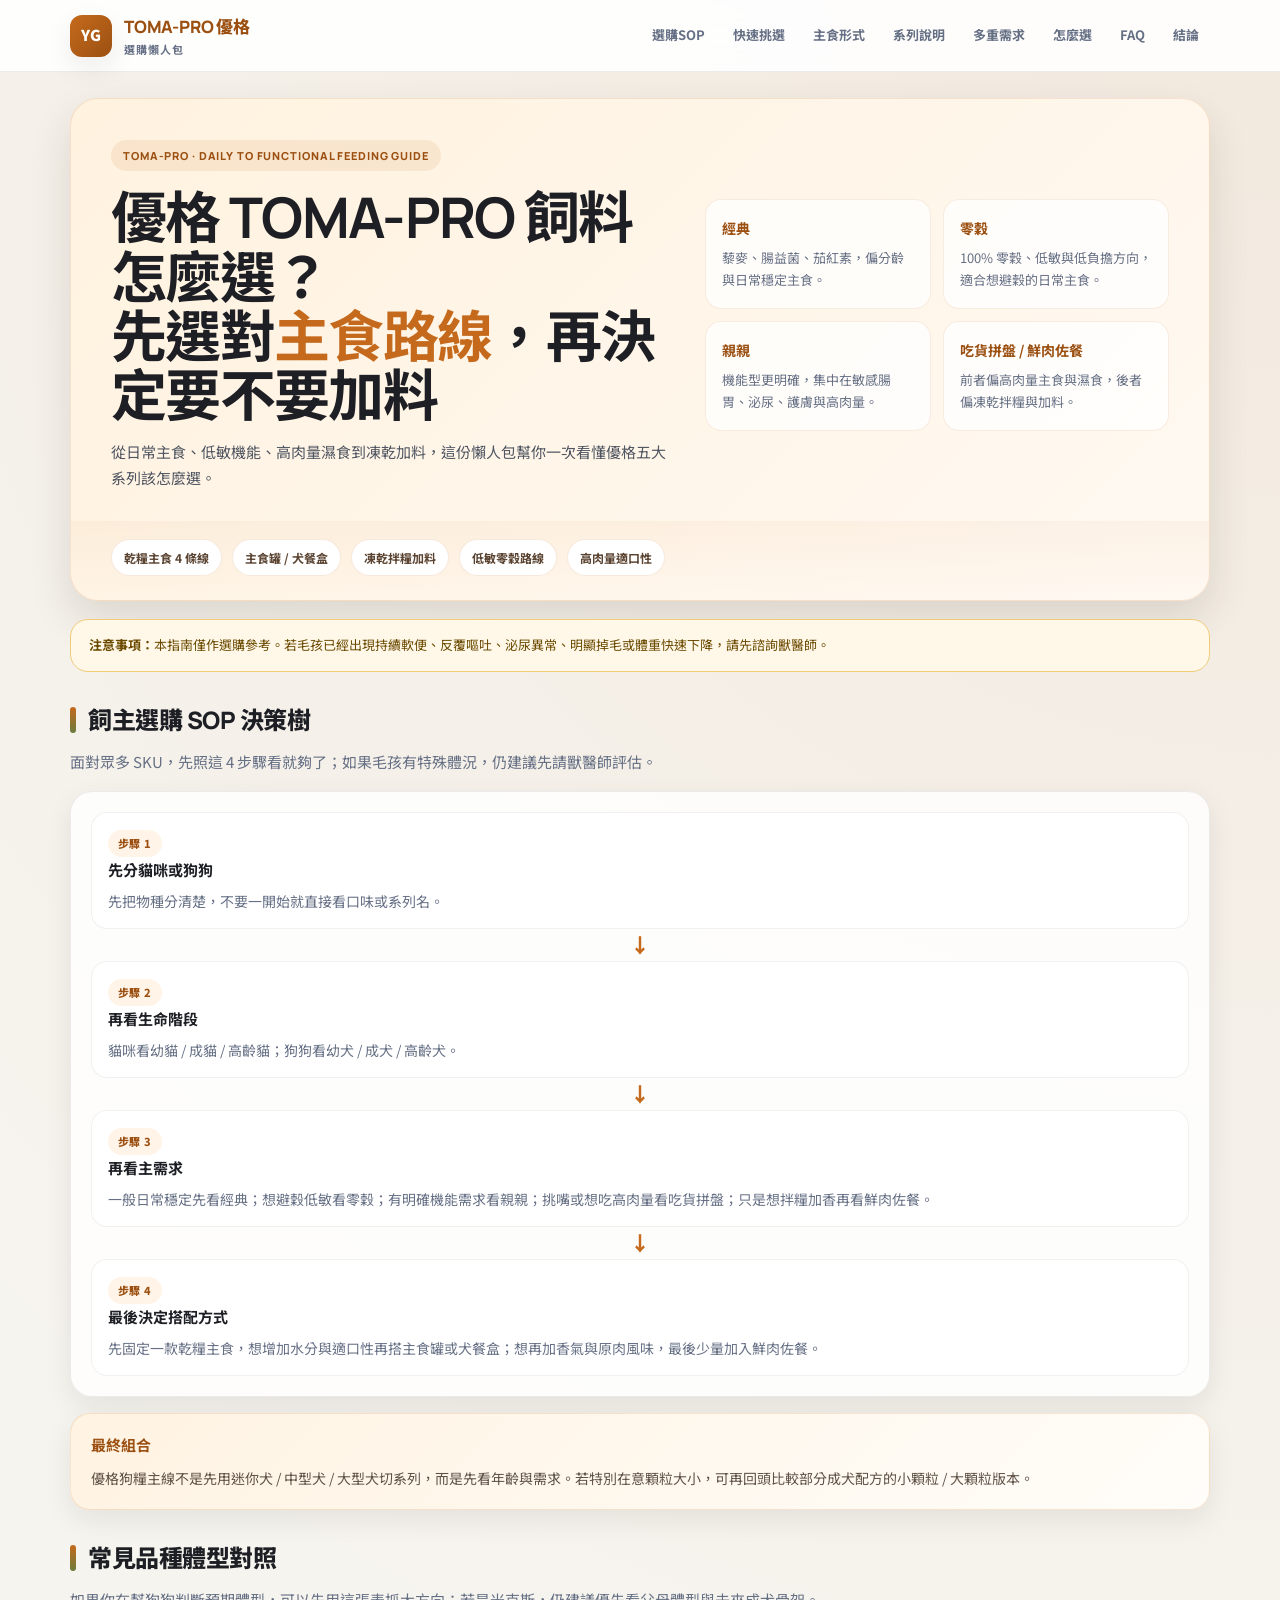
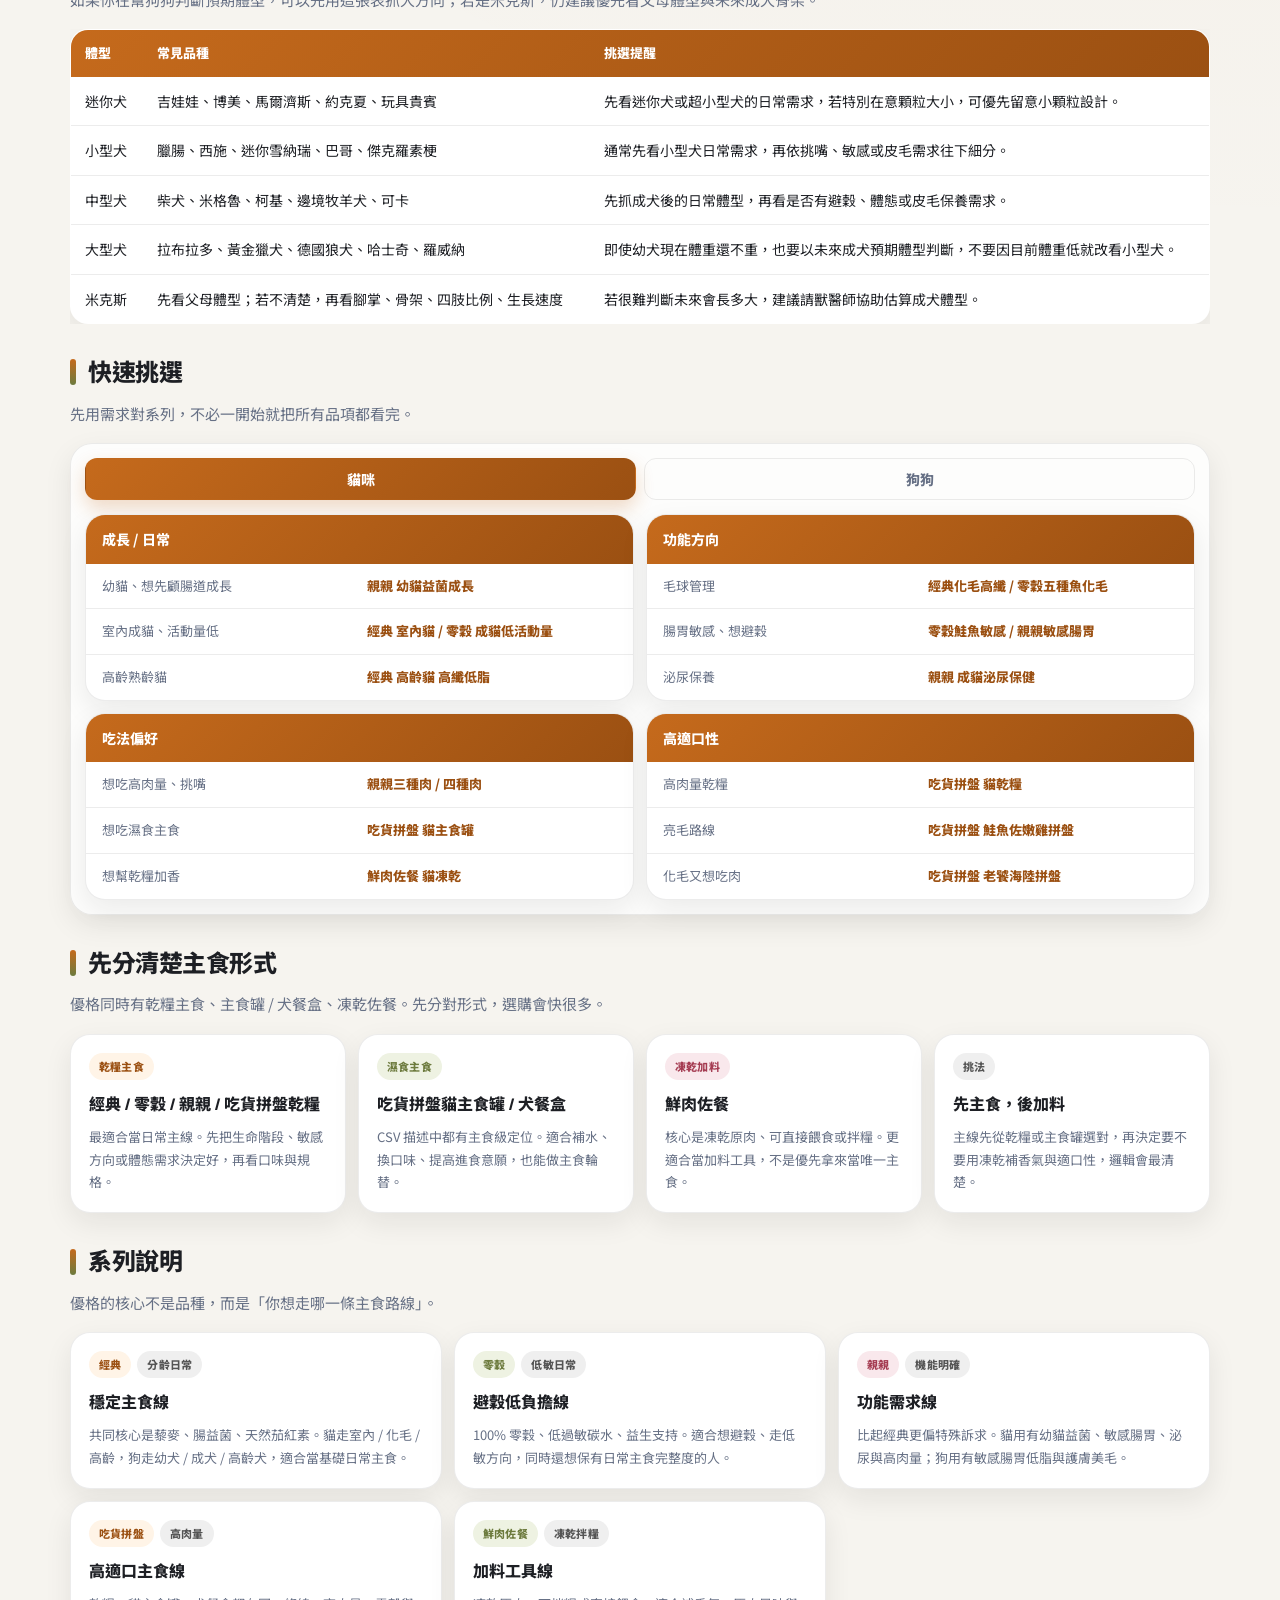
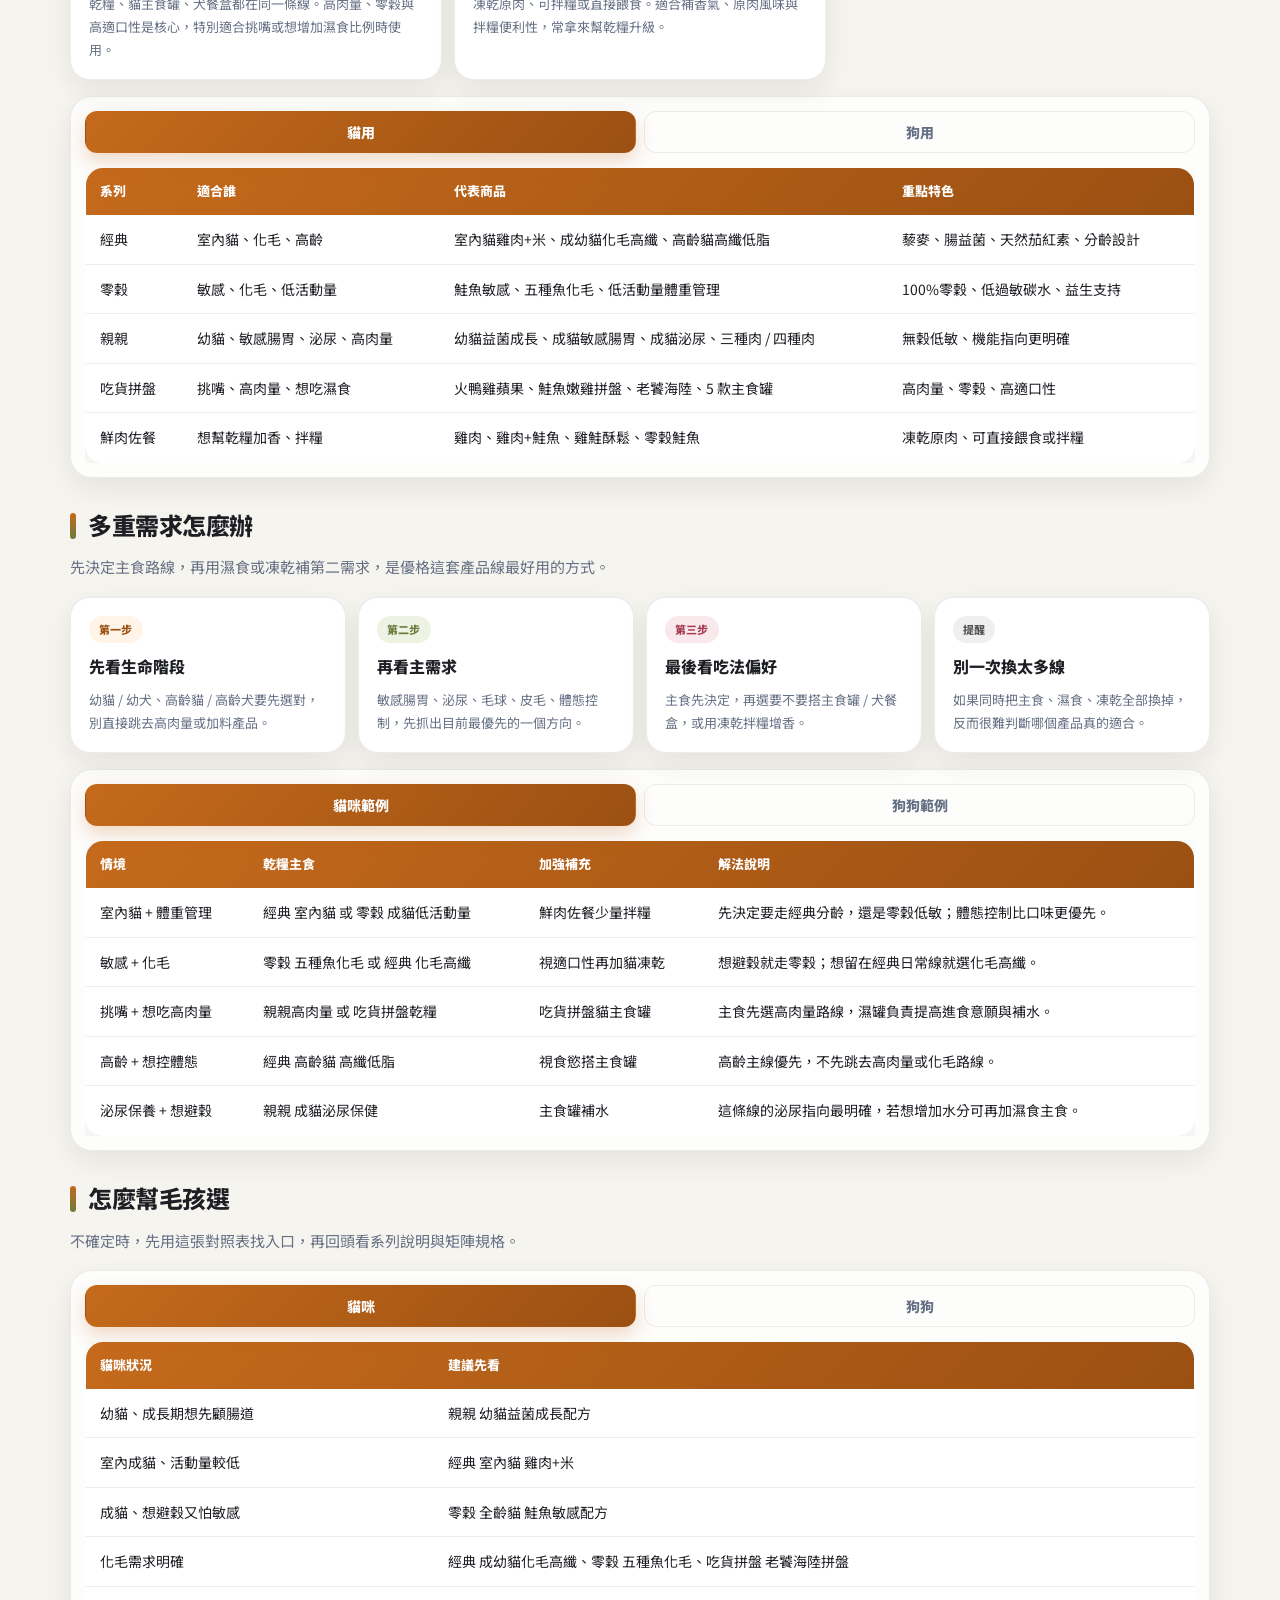
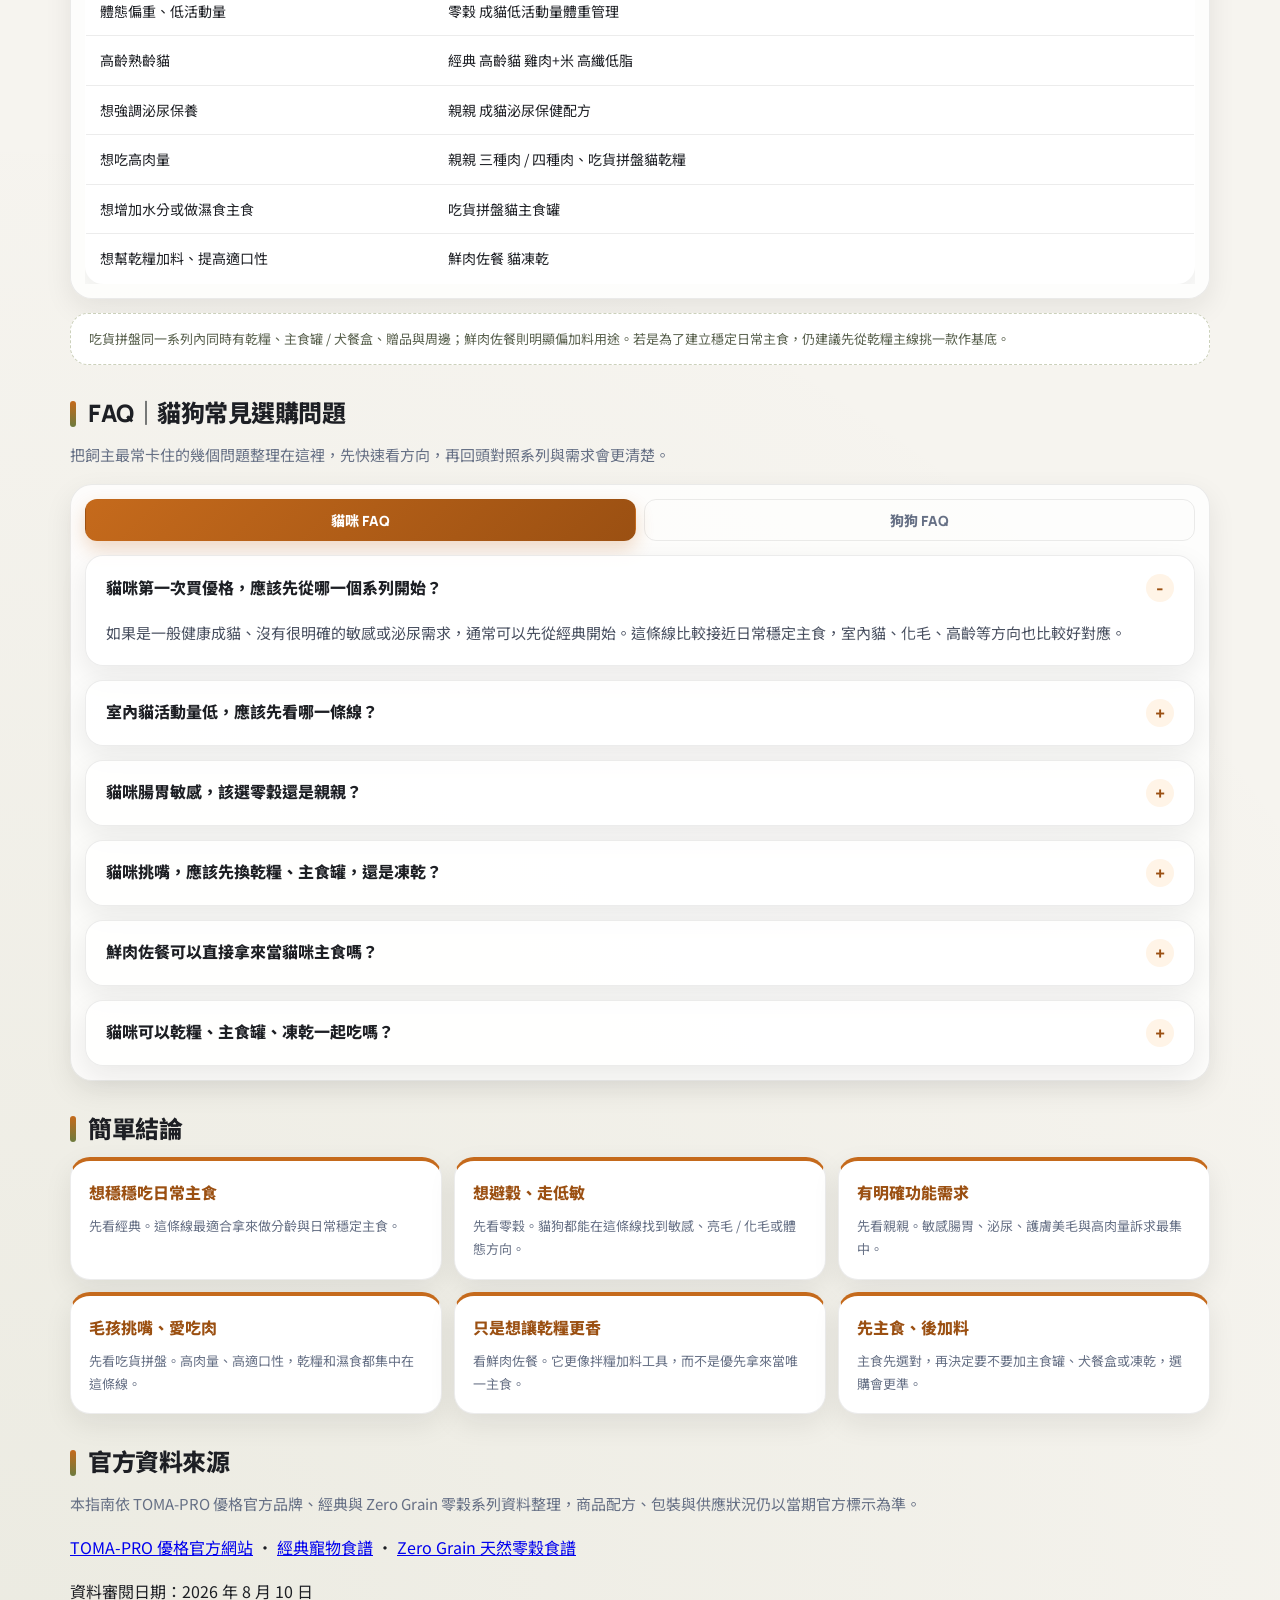
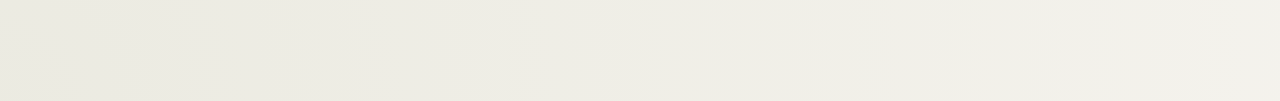
<file: guides/brands/toma_pro_buying_guide.html>
<!DOCTYPE html>
<html lang="zh-TW">
<head>
  <meta charset="UTF-8">
  <meta name="viewport" content="width=device-width, initial-scale=1.0">
  <title>優格 TOMA-PRO 飼料怎麼選？犬貓經典、零穀配方完整指南</title>
  <meta name="description" content="優格 TOMA-PRO 飼料怎麼選？完整整理犬貓經典、Zero Grain 零穀、親親機能、吃貨拼盤、主食罐與鮮肉佐餐，依年齡、體型、腸胃、體態與挑食需求快速選糧。">
  <meta name="author" content="好厝邊寵物用品店">
  <meta name="robots" content="index, follow, max-image-preview:large, max-snippet:-1, max-video-preview:-1">
  <link rel="canonical" href="https://goodneighborpet.github.io/pet-commerce-link-hub/guides/brands/toma_pro_buying_guide.html">
  <link rel="icon" href="../../assets/icons/favicon.ico">
  <meta property="og:type" content="article">
  <meta property="og:locale" content="zh_TW">
  <meta property="og:site_name" content="好厝邊寵物用品店">
  <meta property="og:title" content="優格 TOMA-PRO 飼料怎麼選？犬貓經典、零穀配方完整指南">
  <meta property="og:description" content="一次看懂優格經典、零穀、親親、吃貨拼盤與主食／佐餐差異。">
  <meta property="og:url" content="https://goodneighborpet.github.io/pet-commerce-link-hub/guides/brands/toma_pro_buying_guide.html">
  <meta property="article:published_time" content="2026-04-17">
  <meta property="article:modified_time" content="2026-08-10">
  <meta property="og:image" content="https://goodneighborpet.github.io/pet-commerce-link-hub/assets/images/logos/toma-pro_logo.jpg">
  <meta property="og:image:alt" content="優格 TOMA-PRO 品牌 Logo">
  <meta name="twitter:card" content="summary">
  <meta name="twitter:title" content="優格 TOMA-PRO 犬貓飼料選購指南">
  <meta name="twitter:description" content="經典、零穀、親親、吃貨拼盤與佐餐快速對照。">
  <meta name="twitter:image" content="https://goodneighborpet.github.io/pet-commerce-link-hub/assets/images/logos/toma-pro_logo.jpg">
  <script type="application/ld+json">
  {
    "@context": "https://schema.org",
    "@graph": [
      {
        "@type": "Article",
        "@id": "https://goodneighborpet.github.io/pet-commerce-link-hub/guides/brands/toma_pro_buying_guide.html#article",
        "headline": "優格 TOMA-PRO 飼料怎麼選？犬貓經典、零穀配方完整指南",
        "description": "TOMA-PRO 優格犬貓經典、零穀、親親、吃貨拼盤與佐餐選購指南。",
        "inLanguage": "zh-TW",
        "datePublished": "2026-04-17",
        "dateModified": "2026-08-10",
        "mainEntityOfPage": { "@id": "https://goodneighborpet.github.io/pet-commerce-link-hub/guides/brands/toma_pro_buying_guide.html" },
        "image": "https://goodneighborpet.github.io/pet-commerce-link-hub/assets/images/logos/toma-pro_logo.jpg",
        "author": { "@type": "Organization", "name": "好厝邊寵物用品店", "url": "https://goodneighborpet.github.io/pet-commerce-link-hub/" },
        "publisher": { "@type": "Organization", "name": "好厝邊寵物用品店", "logo": { "@type": "ImageObject", "url": "https://goodneighborpet.github.io/pet-commerce-link-hub/assets/images/brand/good_neighbor_pet_store_logo.png" } },
        "about": { "@type": "Brand", "name": "TOMA-PRO 優格", "sameAs": "https://www.toma-pro.com/" }
      },
      {
        "@type": "BreadcrumbList",
        "itemListElement": [
          { "@type": "ListItem", "position": 1, "name": "首頁", "item": "https://goodneighborpet.github.io/pet-commerce-link-hub/" },
          { "@type": "ListItem", "position": 2, "name": "優格 TOMA-PRO 飼料選購指南" }
        ]
      },
      {
        "@type": "FAQPage",
        "mainEntity": [
          { "@type": "Question", "name": "貓咪第一次買優格，應該先從哪個系列開始？", "acceptedAnswer": { "@type": "Answer", "text": "一般健康成貓若沒有明確的飲食敏感或泌尿需求，通常可先從經典系列開始，再依室內、化毛或高齡需求對應。" } },
          { "@type": "Question", "name": "優格零穀和親親系列怎麼選？", "acceptedAnswer": { "@type": "Answer", "text": "若重點是避穀、想走無穀日常路線，先看零穀；若已經有明確的敏感腸胃等機能方向，先看親親系列對應配方。" } },
          { "@type": "Question", "name": "優格鮮肉佐餐可以直接當犬貓主食嗎？", "acceptedAnswer": { "@type": "Answer", "text": "不建議把鮮肉佐餐當成唯一主食。它較適合拌糧、加香、補充原肉風味或當獎勵；穩定日常主食應先從主食線挑選。" } }
        ]
      }
    ]
  }
  </script>
  <link rel="preconnect" href="https://fonts.googleapis.com">
  <link rel="preconnect" href="https://fonts.gstatic.com" crossorigin>
  <link href="https://fonts.googleapis.com/css2?family=Manrope:wght@500;700;800&family=Noto+Sans+TC:wght@400;500;700;900&display=swap" rel="stylesheet">
  <style>
    :root {
      --brand: #c56a1c;
      --brand-dark: #9b5012;
      --brand-soft: #fff4e7;
      --olive: #6d7b3e;
      --olive-soft: #eef2e2;
      --berry: #a53c52;
      --berry-soft: #f9e8ec;
      --ink: #1d1f24;
      --muted: #667085;
      --line: rgba(20, 20, 20, 0.08);
      --card: #ffffff;
      --bg: #f6f4ef;
      --shadow: 0 10px 28px rgba(25, 25, 25, 0.08);
      --radius: 18px;
    }
    * { box-sizing: border-box; }
    body {
      margin: 0;
      background:
        radial-gradient(circle at top right, rgba(197,106,28,0.08), transparent 28%),
        radial-gradient(circle at bottom left, rgba(109,123,62,0.08), transparent 24%),
        var(--bg);
      color: var(--ink);
      font-family: "Noto Sans TC", sans-serif;
      line-height: 1.75;
    }
    h1, h2, h3, h4, .brand, .kicker, .tab-btn, .badge {
      font-family: "Manrope", "Noto Sans TC", sans-serif;
    }
    .header {
      position: sticky;
      top: 0;
      z-index: 30;
      background: rgba(255,255,255,0.9);
      backdrop-filter: blur(10px);
      border-bottom: 1px solid var(--line);
    }
    .nav, .wrap {
      max-width: 1180px;
      margin: 0 auto;
    }
    .nav {
      padding: 12px 20px;
      display: flex;
      justify-content: space-between;
      align-items: center;
      gap: 16px;
    }
    .brand-wrap {
      display: flex;
      align-items: center;
      gap: 12px;
      min-width: 0;
    }
    .brand-icon {
      width: 42px;
      height: 42px;
      border-radius: 12px;
      background: linear-gradient(135deg, var(--brand), var(--brand-dark));
      color: #fff;
      display: flex;
      align-items: center;
      justify-content: center;
      font-size: 15px;
      font-weight: 900;
      letter-spacing: -.02em;
      box-shadow: var(--shadow);
      flex-shrink: 0;
    }
    .brand {
      font-size: 17px;
      font-weight: 800;
      letter-spacing: -.01em;
      color: var(--brand-dark);
    }
    .brand-sub {
      display: block;
      margin-top: -2px;
      font-size: 11px;
      letter-spacing: .08em;
      text-transform: uppercase;
      color: var(--muted);
      font-weight: 700;
    }
    .links {
      display: flex;
      gap: 6px;
      flex-wrap: wrap;
    }
    .links a {
      text-decoration: none;
      color: var(--muted);
      font-size: 13px;
      font-weight: 700;
      padding: 7px 11px;
      border-radius: 999px;
      transition: all .18s ease;
    }
    .links a:hover {
      background: var(--brand-soft);
      color: var(--brand-dark);
    }
    .wrap {
      padding: 26px 20px 80px;
    }
    .hero {
      border-radius: 28px;
      overflow: hidden;
      box-shadow: 0 18px 42px rgba(40, 30, 20, 0.12);
      background: linear-gradient(135deg, #fff2df, #fff9f2);
      border: 1px solid rgba(197,106,28,0.16);
    }
    .hero-top {
      padding: 40px 40px 30px;
    }
    .hero-grid {
      display: grid;
      grid-template-columns: 1.1fr .9fr;
      gap: 26px;
      align-items: center;
    }
    .kicker {
      display: inline-block;
      padding: 6px 12px;
      background: rgba(197,106,28,0.1);
      color: var(--brand-dark);
      border-radius: 999px;
      font-size: 11px;
      font-weight: 800;
      letter-spacing: .08em;
      text-transform: uppercase;
      margin-bottom: 16px;
    }
    .hero h1 {
      margin: 0 0 14px;
      font-size: clamp(30px, 5vw, 56px);
      line-height: 1.06;
      letter-spacing: -.03em;
    }
    .hero h1 em {
      font-style: normal;
      color: var(--brand);
    }
    .hero p {
      margin: 0;
      font-size: 15px;
      color: #4f5561;
    }
    .hero-cards {
      display: grid;
      grid-template-columns: 1fr 1fr;
      gap: 12px;
    }
    .hero-card {
      padding: 16px;
      border-radius: 16px;
      background: rgba(255,255,255,0.76);
      border: 1px solid rgba(197,106,28,0.12);
    }
    .hero-card strong {
      display: block;
      margin-bottom: 6px;
      font-size: 14px;
      color: var(--brand-dark);
    }
    .hero-card p {
      margin: 0;
      font-size: 13px;
      color: var(--muted);
    }
    .hero-bottom {
      padding: 18px 40px 24px;
      display: flex;
      gap: 10px;
      flex-wrap: wrap;
      background: linear-gradient(180deg, rgba(197,106,28,0.05), rgba(197,106,28,0));
    }
    .pill {
      display: inline-flex;
      align-items: center;
      padding: 7px 12px;
      border-radius: 999px;
      background: #fff;
      border: 1px solid rgba(197,106,28,0.15);
      color: #5a4331;
      font-size: 12px;
      font-weight: 700;
    }
    .notice {
      margin-top: 18px;
      padding: 14px 18px;
      border-radius: 18px;
      background: #fff8e8;
      border: 1px solid #efcc78;
      color: #6b4a00;
      font-size: 13px;
    }
    .section {
      margin-top: 34px;
    }
    .section-title {
      display: flex;
      align-items: center;
      gap: 12px;
      margin: 0 0 14px;
      font-size: 24px;
      font-weight: 800;
      line-height: 1.2;
      letter-spacing: -.02em;
    }
    .section-title::before {
      content: "";
      width: 6px;
      height: 26px;
      border-radius: 999px;
      background: linear-gradient(180deg, var(--brand), var(--olive));
      flex-shrink: 0;
    }
    .intro {
      margin: 0 0 16px;
      color: var(--muted);
      font-size: 15px;
    }
    .tabs {
      background: rgba(255,255,255,0.78);
      border: 1px solid var(--line);
      border-radius: 22px;
      padding: 14px;
      box-shadow: var(--shadow);
    }
    .tab-row {
      display: grid;
      grid-template-columns: 1fr 1fr;
      gap: 8px;
      margin-bottom: 14px;
    }
    .tab-btn {
      border: 1px solid var(--line);
      background: transparent;
      color: var(--muted);
      border-radius: 12px;
      padding: 10px 14px;
      font-size: 14px;
      font-weight: 800;
      cursor: pointer;
      transition: all .16s ease;
    }
    .tab-btn.active {
      background: linear-gradient(135deg, var(--brand), var(--brand-dark));
      color: #fff;
      border-color: transparent;
      box-shadow: 0 8px 18px rgba(197,106,28,0.24);
    }
    .tab-pane { display: none; }
    .tab-pane.active { display: block; }
    .qp-grid {
      display: grid;
      grid-template-columns: 1fr 1fr;
      gap: 12px;
    }
    .qp-card, .card, .summary-card {
      background: var(--card);
      border: 1px solid var(--line);
      border-radius: 20px;
      box-shadow: var(--shadow);
    }
    .qp-card {
      overflow: hidden;
    }
    .qp-head {
      padding: 12px 16px;
      background: linear-gradient(135deg, var(--brand), var(--brand-dark));
      color: #fff;
      font-size: 14px;
      font-weight: 800;
      letter-spacing: .01em;
    }
    .qp-row {
      display: grid;
      grid-template-columns: 1fr 1fr;
      gap: 14px;
      padding: 11px 16px;
      border-bottom: 1px solid var(--line);
      font-size: 13px;
    }
    .qp-row:last-child { border-bottom: none; }
    .qp-row span:first-child { color: var(--muted); }
    .qp-row span:last-child { color: var(--brand-dark); font-weight: 800; }
    .card-grid {
      display: grid;
      grid-template-columns: repeat(3, 1fr);
      gap: 12px;
    }
    .card-grid-2 {
      display: grid;
      grid-template-columns: repeat(2, 1fr);
      gap: 12px;
    }
    .card-grid-4 {
      display: grid;
      grid-template-columns: repeat(4, 1fr);
      gap: 12px;
    }
    .card, .summary-card {
      padding: 18px;
    }
    .card h3, .summary-card h4 {
      margin: 0 0 8px;
      font-size: 16px;
      font-weight: 800;
    }
    .card p, .summary-card p {
      margin: 0;
      color: var(--muted);
      font-size: 13px;
    }
    .mini-tags {
      display: flex;
      gap: 6px;
      flex-wrap: wrap;
      margin-bottom: 10px;
    }
    .badge {
      display: inline-flex;
      align-items: center;
      padding: 4px 10px;
      border-radius: 999px;
      font-size: 11px;
      font-weight: 800;
      letter-spacing: .02em;
    }
    .badge-brand { background: var(--brand-soft); color: var(--brand-dark); }
    .badge-olive { background: var(--olive-soft); color: var(--olive); }
    .badge-berry { background: var(--berry-soft); color: var(--berry); }
    .badge-gray { background: #efefef; color: #555; }
    .tbl-wrap {
      overflow-x: auto;
      margin-top: 10px;
    }
    table {
      width: 100%;
      border-collapse: collapse;
      background: var(--card);
      border: 1px solid var(--line);
      border-radius: 18px;
      overflow: hidden;
      box-shadow: var(--shadow);
      font-size: 14px;
    }
    thead {
      background: linear-gradient(135deg, var(--brand), var(--brand-dark));
      color: #fff;
    }
    thead th {
      padding: 12px 14px;
      text-align: left;
      font-size: 13px;
      font-weight: 800;
    }
    tbody td {
      padding: 12px 14px;
      border-bottom: 1px solid var(--line);
      vertical-align: top;
    }
    tbody tr:last-child td { border-bottom: none; }
    tbody tr:hover td { background: #fffaf4; }
    .summary-grid {
      display: grid;
      grid-template-columns: repeat(3, 1fr);
      gap: 12px;
    }
    .summary-card {
      border-top: 4px solid var(--brand);
    }
    .summary-card h4 {
      color: var(--brand-dark);
    }
    .sop-grid {
      display: grid;
      grid-template-columns: repeat(2, 1fr);
      gap: 16px;
    }
    .sop-path {
      padding: 20px;
      border-radius: 22px;
      background: rgba(255,255,255,0.82);
      border: 1px solid var(--line);
      box-shadow: var(--shadow);
    }
    .sop-head {
      display: flex;
      align-items: center;
      justify-content: space-between;
      gap: 12px;
      margin-bottom: 12px;
    }
    .sop-head h3 {
      margin: 0;
      font-size: 20px;
      font-weight: 800;
      color: var(--brand-dark);
    }
    .sop-step {
      padding: 14px 16px;
      border-radius: 16px;
      background: #fff;
      border: 1px solid rgba(20,20,20,0.06);
    }
    .sop-step + .sop-step {
      margin-top: 12px;
    }
    .sop-kicker {
      display: inline-flex;
      align-items: center;
      padding: 4px 10px;
      border-radius: 999px;
      background: var(--brand-soft);
      color: var(--brand-dark);
      font-size: 11px;
      font-weight: 800;
      letter-spacing: .04em;
    }
    .sop-step strong {
      display: block;
      margin-bottom: 6px;
      font-size: 15px;
      color: var(--ink);
    }
    .sop-step p {
      margin: 0;
      color: var(--muted);
      font-size: 14px;
    }
    .sop-arrow {
      text-align: center;
      font-size: 20px;
      font-weight: 900;
      color: var(--brand);
      padding: 6px 0;
      line-height: 1;
    }
    .sop-final {
      margin-top: 16px;
      padding: 18px 20px;
      border-radius: 20px;
      background: linear-gradient(135deg, #fff3e2, #fffdf9);
      border: 1px solid rgba(197,106,28,0.16);
      box-shadow: var(--shadow);
    }
    .sop-final strong {
      display: block;
      margin-bottom: 8px;
      color: var(--brand-dark);
      font-size: 15px;
    }
    .sop-final p {
      margin: 0;
      color: #5e5146;
      font-size: 14px;
    }
    .faq-list {
      display: grid;
      gap: 14px;
    }
    .faq-item {
      background: rgba(255,255,255,0.82);
      border: 1px solid var(--line);
      border-radius: 18px;
      box-shadow: var(--shadow);
      overflow: hidden;
    }
    .faq-item summary {
      list-style: none;
      cursor: pointer;
      padding: 18px 20px;
      font-family: "Manrope", "Noto Sans TC", sans-serif;
      font-size: 16px;
      font-weight: 800;
      line-height: 1.45;
      color: var(--ink);
      display: flex;
      align-items: center;
      justify-content: space-between;
      gap: 16px;
    }
    .faq-item summary::-webkit-details-marker {
      display: none;
    }
    .faq-item summary::after {
      content: "+";
      width: 28px;
      height: 28px;
      border-radius: 50%;
      background: var(--brand-soft);
      color: var(--brand-dark);
      display: inline-flex;
      align-items: center;
      justify-content: center;
      font-size: 18px;
      font-weight: 900;
      flex-shrink: 0;
    }
    .faq-item[open] summary::after {
      content: "-";
    }
    .faq-body {
      padding: 0 20px 18px;
      color: #495060;
      font-size: 15px;
    }
    .faq-body p {
      margin: 0;
    }
    .footer-note {
      margin-top: 14px;
      padding: 14px 18px;
      border-radius: 18px;
      background: #fff;
      border: 1px dashed rgba(109,123,62,0.35);
      color: #58604d;
      font-size: 13px;
    }
    @media (max-width: 960px) {
      .hero-grid, .qp-grid, .summary-grid, .card-grid-4, .sop-grid {
        grid-template-columns: 1fr;
      }
      .card-grid, .card-grid-2 {
        grid-template-columns: 1fr;
      }
      .hero-cards {
        grid-template-columns: 1fr 1fr;
      }
    }
    @media (max-width: 620px) {
      .nav {
        flex-direction: column;
        align-items: flex-start;
      }
      .hero-top, .hero-bottom, .wrap {
        padding-left: 18px;
        padding-right: 18px;
      }
      .hero-cards {
        grid-template-columns: 1fr;
      }
      .qp-row {
        grid-template-columns: 1fr;
      }
      .tab-row {
        grid-template-columns: 1fr;
      }
    }
  </style>
</head>
<body>
  <header class="header">
    <nav class="nav">
      <div class="brand-wrap">
        <div class="brand-icon">YG</div>
        <div>
          <span class="brand">TOMA-PRO 優格</span>
          <span class="brand-sub">選購懶人包</span>
        </div>
      </div>
      <div class="links">
        <a href="#sop">選購SOP</a>
        <a href="#pick">快速挑選</a>
        <a href="#format">主食形式</a>
        <a href="#series">系列說明</a>
        <a href="#multi">多重需求</a>
        <a href="#choose">怎麼選</a>
        <a href="#faq">FAQ</a>
        <a href="#summary">結論</a>
      </div>
    </nav>
  </header>

  <div class="wrap">
    <section class="hero">
      <div class="hero-top">
        <div class="hero-grid">
          <div>
            <div class="kicker">TOMA-PRO · DAILY TO FUNCTIONAL FEEDING GUIDE</div>
            <h1>優格 TOMA-PRO 飼料怎麼選？<br>先選對<em>主食路線</em>，再決定要不要加料</h1>
            <p>從日常主食、低敏機能、高肉量濕食到凍乾加料，這份懶人包幫你一次看懂優格五大系列該怎麼選。</p>
          </div>
          <div class="hero-cards">
            <div class="hero-card">
              <strong>經典</strong>
              <p>藜麥、腸益菌、茄紅素，偏分齡與日常穩定主食。</p>
            </div>
            <div class="hero-card">
              <strong>零穀</strong>
              <p>100% 零穀、低敏與低負擔方向，適合想避穀的日常主食。</p>
            </div>
            <div class="hero-card">
              <strong>親親</strong>
              <p>機能型更明確，集中在敏感腸胃、泌尿、護膚與高肉量。</p>
            </div>
            <div class="hero-card">
              <strong>吃貨拼盤 / 鮮肉佐餐</strong>
              <p>前者偏高肉量主食與濕食，後者偏凍乾拌糧與加料。</p>
            </div>
          </div>
        </div>
      </div>
      <div class="hero-bottom">
        <span class="pill">乾糧主食 4 條線</span>
        <span class="pill">主食罐 / 犬餐盒</span>
        <span class="pill">凍乾拌糧加料</span>
        <span class="pill">低敏零穀路線</span>
        <span class="pill">高肉量適口性</span>
      </div>
    </section>

    <div class="notice">
      <strong>注意事項：</strong>本指南僅作選購參考。若毛孩已經出現持續軟便、反覆嘔吐、泌尿異常、明顯掉毛或體重快速下降，請先諮詢獸醫師。
    </div>

    <section class="section" id="sop">
      <h2 class="section-title">飼主選購 SOP 決策樹</h2>
      <p class="intro">面對眾多 SKU，先照這 4 步驟看就夠了；如果毛孩有特殊體況，仍建議先請獸醫師評估。</p>

      <div class="sop-path">
        <div class="sop-step">
          <span class="sop-kicker">步驟 1</span>
          <strong>先分貓咪或狗狗</strong>
          <p>先把物種分清楚，不要一開始就直接看口味或系列名。</p>
        </div>
        <div class="sop-arrow">↓</div>
        <div class="sop-step">
          <span class="sop-kicker">步驟 2</span>
          <strong>再看生命階段</strong>
          <p>貓咪看幼貓 / 成貓 / 高齡貓；狗狗看幼犬 / 成犬 / 高齡犬。</p>
        </div>
        <div class="sop-arrow">↓</div>
        <div class="sop-step">
          <span class="sop-kicker">步驟 3</span>
          <strong>再看主需求</strong>
          <p>一般日常穩定先看經典；想避穀低敏看零穀；有明確機能需求看親親；挑嘴或想吃高肉量看吃貨拼盤；只是想拌糧加香再看鮮肉佐餐。</p>
        </div>
        <div class="sop-arrow">↓</div>
        <div class="sop-step">
          <span class="sop-kicker">步驟 4</span>
          <strong>最後決定搭配方式</strong>
          <p>先固定一款乾糧主食，想增加水分與適口性再搭主食罐或犬餐盒；想再加香氣與原肉風味，最後少量加入鮮肉佐餐。</p>
        </div>
      </div>

      <div class="sop-final">
        <strong>最終組合</strong>
        <p>優格狗糧主線不是先用迷你犬 / 中型犬 / 大型犬切系列，而是先看年齡與需求。若特別在意顆粒大小，可再回頭比較部分成犬配方的小顆粒 / 大顆粒版本。</p>
      </div>
    </section>

    <section class="section" id="breed-size">
      <h2 class="section-title">常見品種體型對照</h2>
      <p class="intro">如果你在幫狗狗判斷預期體型，可以先用這張表抓大方向；若是米克斯，仍建議優先看父母體型與未來成犬骨架。</p>

      <div class="tbl-wrap">
        <table>
          <thead>
            <tr><th>體型</th><th>常見品種</th><th>挑選提醒</th></tr>
          </thead>
          <tbody>
            <tr><td>迷你犬</td><td>吉娃娃、博美、馬爾濟斯、約克夏、玩具貴賓</td><td>先看迷你犬或超小型犬的日常需求，若特別在意顆粒大小，可優先留意小顆粒設計。</td></tr>
            <tr><td>小型犬</td><td>臘腸、西施、迷你雪納瑞、巴哥、傑克羅素梗</td><td>通常先看小型犬日常需求，再依挑嘴、敏感或皮毛需求往下細分。</td></tr>
            <tr><td>中型犬</td><td>柴犬、米格魯、柯基、邊境牧羊犬、可卡</td><td>先抓成犬後的日常體型，再看是否有避穀、體態或皮毛保養需求。</td></tr>
            <tr><td>大型犬</td><td>拉布拉多、黃金獵犬、德國狼犬、哈士奇、羅威納</td><td>即使幼犬現在體重還不重，也要以未來成犬預期體型判斷，不要因目前體重低就改看小型犬。</td></tr>
            <tr><td>米克斯</td><td>先看父母體型；若不清楚，再看腳掌、骨架、四肢比例、生長速度</td><td>若很難判斷未來會長多大，建議請獸醫師協助估算成犬體型。</td></tr>
          </tbody>
        </table>
      </div>
    </section>

    <section class="section" id="pick">
      <h2 class="section-title">快速挑選</h2>
      <p class="intro">先用需求對系列，不必一開始就把所有品項都看完。</p>

      <div class="tabs">
        <div class="tab-row">
          <button class="tab-btn active" onclick="switchTab(this,'cat-pick')">貓咪</button>
          <button class="tab-btn" onclick="switchTab(this,'dog-pick')">狗狗</button>
        </div>

        <div id="cat-pick" class="tab-pane active">
          <div class="qp-grid">
            <div class="qp-card">
              <div class="qp-head">成長 / 日常</div>
              <div class="qp-row"><span>幼貓、想先顧腸道成長</span><span>親親 幼貓益菌成長</span></div>
              <div class="qp-row"><span>室內成貓、活動量低</span><span>經典 室內貓 / 零穀 成貓低活動量</span></div>
              <div class="qp-row"><span>高齡熟齡貓</span><span>經典 高齡貓 高纖低脂</span></div>
            </div>
            <div class="qp-card">
              <div class="qp-head">功能方向</div>
              <div class="qp-row"><span>毛球管理</span><span>經典化毛高纖 / 零穀五種魚化毛</span></div>
              <div class="qp-row"><span>腸胃敏感、想避穀</span><span>零穀鮭魚敏感 / 親親敏感腸胃</span></div>
              <div class="qp-row"><span>泌尿保養</span><span>親親 成貓泌尿保健</span></div>
            </div>
            <div class="qp-card">
              <div class="qp-head">吃法偏好</div>
              <div class="qp-row"><span>想吃高肉量、挑嘴</span><span>親親三種肉 / 四種肉</span></div>
              <div class="qp-row"><span>想吃濕食主食</span><span>吃貨拼盤 貓主食罐</span></div>
              <div class="qp-row"><span>想幫乾糧加香</span><span>鮮肉佐餐 貓凍乾</span></div>
            </div>
            <div class="qp-card">
              <div class="qp-head">高適口性</div>
              <div class="qp-row"><span>高肉量乾糧</span><span>吃貨拼盤 貓乾糧</span></div>
              <div class="qp-row"><span>亮毛路線</span><span>吃貨拼盤 鮭魚佐嫩雞拼盤</span></div>
              <div class="qp-row"><span>化毛又想吃肉</span><span>吃貨拼盤 老饕海陸拼盤</span></div>
            </div>
          </div>
        </div>

        <div id="dog-pick" class="tab-pane">
          <div class="qp-grid">
            <div class="qp-card">
              <div class="qp-head">成長 / 日常</div>
              <div class="qp-row"><span>幼犬</span><span>經典 幼犬羊肉+米</span></div>
              <div class="qp-row"><span>成長期又想顧敏感膚質</span><span>經典 成幼犬鮭魚+馬鈴薯</span></div>
              <div class="qp-row"><span>成犬日常主食</span><span>經典 成犬羊肉 / 雞肉</span></div>
              <div class="qp-row"><span>高齡熟齡犬</span><span>經典 高齡犬 羊肉 / 鮭魚</span></div>
            </div>
            <div class="qp-card">
              <div class="qp-head">功能方向</div>
              <div class="qp-row"><span>敏感腸胃、低脂需求</span><span>親親 敏感腸胃低脂</span></div>
              <div class="qp-row"><span>想避穀、走低敏</span><span>零穀 羊肉+鮭魚</span></div>
              <div class="qp-row"><span>亮毛 / 護膚</span><span>親親 野牛護膚美毛 / 零穀五種魚</span></div>
              <div class="qp-row"><span>體態控制</span><span>零穀 成犬體重控制</span></div>
            </div>
            <div class="qp-card">
              <div class="qp-head">吃法偏好</div>
              <div class="qp-row"><span>挑嘴、想吃得更香</span><span>吃貨拼盤 海陸蘋果</span></div>
              <div class="qp-row"><span>想加濕食</span><span>吃貨拼盤 犬餐盒</span></div>
              <div class="qp-row"><span>想幫乾糧拌料</span><span>鮮肉佐餐 犬凍乾</span></div>
            </div>
            <div class="qp-card">
              <div class="qp-head">高肉量</div>
              <div class="qp-row"><span>亮毛方向</span><span>吃貨拼盤 成犬羊肉佐蘋果</span></div>
              <div class="qp-row"><span>小顆粒方向</span><span>吃貨拼盤 成犬烤嫩雞佐蘋果</span></div>
              <div class="qp-row"><span>高適口性方向</span><span>吃貨拼盤 全齡犬老饕海陸佐蘋果</span></div>
            </div>
          </div>
        </div>
      </div>
    </section>

    <section class="section" id="format">
      <h2 class="section-title">先分清楚主食形式</h2>
      <p class="intro">優格同時有乾糧主食、主食罐 / 犬餐盒、凍乾佐餐。先分對形式，選購會快很多。</p>

      <div class="card-grid-4">
        <div class="card">
          <div class="mini-tags">
            <span class="badge badge-brand">乾糧主食</span>
          </div>
          <h3>經典 / 零穀 / 親親 / 吃貨拼盤乾糧</h3>
          <p>最適合當日常主線。先把生命階段、敏感方向或體態需求決定好，再看口味與規格。</p>
        </div>
        <div class="card">
          <div class="mini-tags">
            <span class="badge badge-olive">濕食主食</span>
          </div>
          <h3>吃貨拼盤貓主食罐 / 犬餐盒</h3>
          <p>CSV 描述中都有主食級定位。適合補水、換口味、提高進食意願，也能做主食輪替。</p>
        </div>
        <div class="card">
          <div class="mini-tags">
            <span class="badge badge-berry">凍乾加料</span>
          </div>
          <h3>鮮肉佐餐</h3>
          <p>核心是凍乾原肉、可直接餵食或拌糧。更適合當加料工具，不是優先拿來當唯一主食。</p>
        </div>
        <div class="card">
          <div class="mini-tags">
            <span class="badge badge-gray">挑法</span>
          </div>
          <h3>先主食，後加料</h3>
          <p>主線先從乾糧或主食罐選對，再決定要不要用凍乾補香氣與適口性，邏輯會最清楚。</p>
        </div>
      </div>
    </section>

    <section class="section" id="series">
      <h2 class="section-title">系列說明</h2>
      <p class="intro">優格的核心不是品種，而是「你想走哪一條主食路線」。</p>

      <div class="card-grid">
        <div class="card">
          <div class="mini-tags">
            <span class="badge badge-brand">經典</span>
            <span class="badge badge-gray">分齡日常</span>
          </div>
          <h3>穩定主食線</h3>
          <p>共同核心是藜麥、腸益菌、天然茄紅素。貓走室內 / 化毛 / 高齡，狗走幼犬 / 成犬 / 高齡犬，適合當基礎日常主食。</p>
        </div>
        <div class="card">
          <div class="mini-tags">
            <span class="badge badge-olive">零穀</span>
            <span class="badge badge-gray">低敏日常</span>
          </div>
          <h3>避穀低負擔線</h3>
          <p>100% 零穀、低過敏碳水、益生支持。適合想避穀、走低敏方向，同時還想保有日常主食完整度的人。</p>
        </div>
        <div class="card">
          <div class="mini-tags">
            <span class="badge badge-berry">親親</span>
            <span class="badge badge-gray">機能明確</span>
          </div>
          <h3>功能需求線</h3>
          <p>比起經典更偏特殊訴求。貓用有幼貓益菌、敏感腸胃、泌尿與高肉量；狗用有敏感腸胃低脂與護膚美毛。</p>
        </div>
        <div class="card">
          <div class="mini-tags">
            <span class="badge badge-brand">吃貨拼盤</span>
            <span class="badge badge-gray">高肉量</span>
          </div>
          <h3>高適口主食線</h3>
          <p>乾糧、貓主食罐、犬餐盒都在同一條線。高肉量、零穀與高適口性是核心，特別適合挑嘴或想增加濕食比例時使用。</p>
        </div>
        <div class="card">
          <div class="mini-tags">
            <span class="badge badge-olive">鮮肉佐餐</span>
            <span class="badge badge-gray">凍乾拌糧</span>
          </div>
          <h3>加料工具線</h3>
          <p>凍乾原肉、可拌糧或直接餵食。適合補香氣、原肉風味與拌糧便利性，常拿來幫乾糧升級。</p>
        </div>
      </div>

      <div class="tabs" style="margin-top:16px;">
        <div class="tab-row">
          <button class="tab-btn active" onclick="switchTab(this,'cat-series')">貓用</button>
          <button class="tab-btn" onclick="switchTab(this,'dog-series')">狗用</button>
        </div>

        <div id="cat-series" class="tab-pane active">
          <div class="tbl-wrap">
            <table>
              <thead>
                <tr><th>系列</th><th>適合誰</th><th>代表商品</th><th>重點特色</th></tr>
              </thead>
              <tbody>
                <tr><td>經典</td><td>室內貓、化毛、高齡</td><td>室內貓雞肉+米、成幼貓化毛高纖、高齡貓高纖低脂</td><td>藜麥、腸益菌、天然茄紅素、分齡設計</td></tr>
                <tr><td>零穀</td><td>敏感、化毛、低活動量</td><td>鮭魚敏感、五種魚化毛、低活動量體重管理</td><td>100%零穀、低過敏碳水、益生支持</td></tr>
                <tr><td>親親</td><td>幼貓、敏感腸胃、泌尿、高肉量</td><td>幼貓益菌成長、成貓敏感腸胃、成貓泌尿、三種肉 / 四種肉</td><td>無穀低敏、機能指向更明確</td></tr>
                <tr><td>吃貨拼盤</td><td>挑嘴、高肉量、想吃濕食</td><td>火鴨雞蘋果、鮭魚嫩雞拼盤、老饕海陸、5 款主食罐</td><td>高肉量、零穀、高適口性</td></tr>
                <tr><td>鮮肉佐餐</td><td>想幫乾糧加香、拌糧</td><td>雞肉、雞肉+鮭魚、雞鮭酥鬆、零穀鮭魚</td><td>凍乾原肉、可直接餵食或拌糧</td></tr>
              </tbody>
            </table>
          </div>
        </div>

        <div id="dog-series" class="tab-pane">
          <div class="tbl-wrap">
            <table>
              <thead>
                <tr><th>系列</th><th>適合誰</th><th>代表商品</th><th>重點特色</th></tr>
              </thead>
              <tbody>
                <tr><td>經典</td><td>幼犬、成犬、高齡犬</td><td>幼犬羊肉、成幼犬鮭魚馬鈴薯、成犬羊肉 / 雞肉、高齡犬羊肉 / 鮭魚</td><td>藜麥、腸益菌、天然茄紅素、日常穩定主食</td></tr>
                <tr><td>零穀</td><td>避穀低敏、亮毛、體態控制</td><td>羊肉+鮭魚、五種魚、成犬體重控制</td><td>100%零穀、低過敏碳水、益生支持</td></tr>
                <tr><td>親親</td><td>敏感腸胃低脂、護膚美毛</td><td>成犬敏感腸胃低脂、全齡犬野牛護膚美毛</td><td>機能型最明確、無穀低敏</td></tr>
                <tr><td>吃貨拼盤</td><td>挑嘴、高肉量、想吃濕食</td><td>羊肉蘋果、嫩雞蘋果、海陸蘋果、4 款犬餐盒</td><td>高肉量、零穀、高適口性</td></tr>
                <tr><td>鮮肉佐餐</td><td>想拌糧加香、補原肉風味</td><td>羊肉、雞肉、鮭魚、零穀羊+鮭</td><td>凍乾原肉、可單餵或拌糧</td></tr>
              </tbody>
            </table>
          </div>
        </div>
      </div>
    </section>

    <section class="section" id="multi">
      <h2 class="section-title">多重需求怎麼辦</h2>
      <p class="intro">先決定主食路線，再用濕食或凍乾補第二需求，是優格這套產品線最好用的方式。</p>

      <div class="card-grid-4" style="margin-bottom:16px;">
        <div class="card">
          <div class="mini-tags"><span class="badge badge-brand">第一步</span></div>
          <h3>先看生命階段</h3>
          <p>幼貓 / 幼犬、高齡貓 / 高齡犬要先選對，別直接跳去高肉量或加料產品。</p>
        </div>
        <div class="card">
          <div class="mini-tags"><span class="badge badge-olive">第二步</span></div>
          <h3>再看主需求</h3>
          <p>敏感腸胃、泌尿、毛球、皮毛、體態控制，先抓出目前最優先的一個方向。</p>
        </div>
        <div class="card">
          <div class="mini-tags"><span class="badge badge-berry">第三步</span></div>
          <h3>最後看吃法偏好</h3>
          <p>主食先決定，再選要不要搭主食罐 / 犬餐盒，或用凍乾拌糧增香。</p>
        </div>
        <div class="card">
          <div class="mini-tags"><span class="badge badge-gray">提醒</span></div>
          <h3>別一次換太多線</h3>
          <p>如果同時把主食、濕食、凍乾全部換掉，反而很難判斷哪個產品真的適合。</p>
        </div>
      </div>

      <div class="tabs">
        <div class="tab-row">
          <button class="tab-btn active" onclick="switchTab(this,'cat-multi')">貓咪範例</button>
          <button class="tab-btn" onclick="switchTab(this,'dog-multi')">狗狗範例</button>
        </div>

        <div id="cat-multi" class="tab-pane active">
          <div class="tbl-wrap">
            <table>
              <thead>
                <tr><th>情境</th><th>乾糧主食</th><th>加強補充</th><th>解法說明</th></tr>
              </thead>
              <tbody>
                <tr><td>室內貓 + 體重管理</td><td>經典 室內貓 或 零穀 成貓低活動量</td><td>鮮肉佐餐少量拌糧</td><td>先決定要走經典分齡，還是零穀低敏；體態控制比口味更優先。</td></tr>
                <tr><td>敏感 + 化毛</td><td>零穀 五種魚化毛 或 經典 化毛高纖</td><td>視適口性再加貓凍乾</td><td>想避穀就走零穀；想留在經典日常線就選化毛高纖。</td></tr>
                <tr><td>挑嘴 + 想吃高肉量</td><td>親親高肉量 或 吃貨拼盤乾糧</td><td>吃貨拼盤貓主食罐</td><td>主食先選高肉量路線，濕罐負責提高進食意願與補水。</td></tr>
                <tr><td>高齡 + 想控體態</td><td>經典 高齡貓 高纖低脂</td><td>視食慾搭主食罐</td><td>高齡主線優先，不先跳去高肉量或化毛路線。</td></tr>
                <tr><td>泌尿保養 + 想避穀</td><td>親親 成貓泌尿保健</td><td>主食罐補水</td><td>這條線的泌尿指向最明確，若想增加水分可再加濕食主食。</td></tr>
              </tbody>
            </table>
          </div>
        </div>

        <div id="dog-multi" class="tab-pane">
          <div class="tbl-wrap">
            <table>
              <thead>
                <tr><th>情境</th><th>乾糧主食</th><th>加強補充</th><th>解法說明</th></tr>
              </thead>
              <tbody>
                <tr><td>敏感腸胃 + 低脂</td><td>親親 成犬敏感腸胃低脂</td><td>犬餐盒少量換口味</td><td>這是犬用最明確的機能組合，優先順序很高。</td></tr>
                <tr><td>皮毛保養 + 想吃香一點</td><td>親親 野牛護膚美毛 或 零穀 五種魚</td><td>鮮肉佐餐鮭魚或零穀羊+鮭</td><td>主食先選皮毛方向，凍乾只做加香與加料。</td></tr>
                <tr><td>高齡 + 日常穩定</td><td>經典 高齡犬羊肉 或 鮭魚+馬鈴薯</td><td>視食慾加犬餐盒</td><td>高齡先於亮毛、零穀、高肉量等次需求。</td></tr>
                <tr><td>挑嘴 + 高適口性</td><td>吃貨拼盤 海陸蘋果</td><td>犬餐盒 4 種口味輪替</td><td>吃貨拼盤是優格體系裡最明顯的高適口路線。</td></tr>
                <tr><td>想避穀 + 控體態</td><td>零穀 成犬體重控制低活動量</td><td>少量凍乾拌糧</td><td>想同時兼顧零穀與體態時，這款方向最直接。</td></tr>
              </tbody>
            </table>
          </div>
        </div>
      </div>
    </section>

    <section class="section" id="choose">
      <h2 class="section-title">怎麼幫毛孩選</h2>
      <p class="intro">不確定時，先用這張對照表找入口，再回頭看系列說明與矩陣規格。</p>

      <div class="tabs">
        <div class="tab-row">
          <button class="tab-btn active" onclick="switchTab(this,'cat-choose')">貓咪</button>
          <button class="tab-btn" onclick="switchTab(this,'dog-choose')">狗狗</button>
        </div>

        <div id="cat-choose" class="tab-pane active">
          <div class="tbl-wrap">
            <table>
              <thead>
                <tr><th>貓咪狀況</th><th>建議先看</th></tr>
              </thead>
              <tbody>
                <tr><td>幼貓、成長期想先顧腸道</td><td>親親 幼貓益菌成長配方</td></tr>
                <tr><td>室內成貓、活動量較低</td><td>經典 室內貓 雞肉+米</td></tr>
                <tr><td>成貓、想避穀又怕敏感</td><td>零穀 全齡貓 鮭魚敏感配方</td></tr>
                <tr><td>化毛需求明確</td><td>經典 成幼貓化毛高纖、零穀 五種魚化毛、吃貨拼盤 老饕海陸拼盤</td></tr>
                <tr><td>體態偏重、低活動量</td><td>零穀 成貓低活動量體重管理</td></tr>
                <tr><td>高齡熟齡貓</td><td>經典 高齡貓 雞肉+米 高纖低脂</td></tr>
                <tr><td>想強調泌尿保養</td><td>親親 成貓泌尿保健配方</td></tr>
                <tr><td>想吃高肉量</td><td>親親 三種肉 / 四種肉、吃貨拼盤貓乾糧</td></tr>
                <tr><td>想增加水分或做濕食主食</td><td>吃貨拼盤貓主食罐</td></tr>
                <tr><td>想幫乾糧加料、提高適口性</td><td>鮮肉佐餐 貓凍乾</td></tr>
              </tbody>
            </table>
          </div>
        </div>

        <div id="dog-choose" class="tab-pane">
          <div class="tbl-wrap">
            <table>
              <thead>
                <tr><th>狗狗狀況</th><th>建議先看</th></tr>
              </thead>
              <tbody>
                <tr><td>幼犬</td><td>經典 幼犬羊肉+米</td></tr>
                <tr><td>成長期、又想兼顧敏感膚質</td><td>經典 成幼犬鮭魚+馬鈴薯</td></tr>
                <tr><td>成犬日常、小顆粒</td><td>經典 成犬羊肉+米（小顆粒）</td></tr>
                <tr><td>成犬日常、想控體態</td><td>經典 成犬雞肉+米 或 零穀 成犬體重控制</td></tr>
                <tr><td>敏感腸胃、又想低脂</td><td>親親 成犬敏感腸胃低脂配方</td></tr>
                <tr><td>想避穀、走低敏路線</td><td>零穀 全齡犬羊肉+鮭魚</td></tr>
                <tr><td>想加強毛髮與皮膚保養</td><td>親親 全齡犬野牛護膚美毛、零穀 全齡犬五種魚</td></tr>
                <tr><td>高齡熟齡犬</td><td>經典 高齡犬羊肉+米 或 高齡犬鮭魚+馬鈴薯</td></tr>
                <tr><td>挑嘴、想吃得更香</td><td>吃貨拼盤 全齡犬老饕海陸佐蘋果、犬餐盒</td></tr>
                <tr><td>想拌糧加料</td><td>鮮肉佐餐 犬凍乾</td></tr>
              </tbody>
            </table>
          </div>
        </div>
      </div>

      <div class="footer-note">
        吃貨拼盤同一系列內同時有乾糧、主食罐 / 犬餐盒、贈品與周邊；鮮肉佐餐則明顯偏加料用途。若是為了建立穩定日常主食，仍建議先從乾糧主線挑一款作基底。
      </div>
    </section>

    <section class="section" id="faq">
      <h2 class="section-title">FAQ｜貓狗常見選購問題</h2>
      <p class="intro">把飼主最常卡住的幾個問題整理在這裡，先快速看方向，再回頭對照系列與需求會更清楚。</p>

      <div class="tabs">
        <div class="tab-row">
          <button class="tab-btn active" onclick="switchTab(this,'cat-faq')">貓咪 FAQ</button>
          <button class="tab-btn" onclick="switchTab(this,'dog-faq')">狗狗 FAQ</button>
        </div>

        <div id="cat-faq" class="tab-pane active">
          <div class="faq-list">
            <details class="faq-item" open>
              <summary>貓咪第一次買優格，應該先從哪一個系列開始？</summary>
              <div class="faq-body">
                <p>如果是一般健康成貓、沒有很明確的敏感或泌尿需求，通常可以先從經典開始。這條線比較接近日常穩定主食，室內貓、化毛、高齡等方向也比較好對應。</p>
              </div>
            </details>

            <details class="faq-item">
              <summary>室內貓活動量低，應該先看哪一條線？</summary>
              <div class="faq-body">
                <p>可以先看經典室內貓；如果同時想走避穀或體態管理方向，也可以看零穀成貓低活動量體重管理。先分清楚你要的是日常室內線，還是低敏零穀線，挑選會更快。</p>
              </div>
            </details>

            <details class="faq-item">
              <summary>貓咪腸胃敏感，該選零穀還是親親？</summary>
              <div class="faq-body">
                <p>如果你的重點是想避穀、走低敏路線，先看零穀；如果你要找的是更明確的敏感腸胃機能方向，先看親親成貓敏感腸胃配方。前者偏低敏日常線，後者偏功能更聚焦的機能線。</p>
              </div>
            </details>

            <details class="faq-item">
              <summary>貓咪挑嘴，應該先換乾糧、主食罐，還是凍乾？</summary>
              <div class="faq-body">
                <p>通常先選對主食路線，再加濕食或凍乾。若挑嘴很明顯，可先看吃貨拼盤乾糧或主食罐；如果原本主食其實還算合適，只是偶爾想提高香氣與進食意願，再少量搭配鮮肉佐餐就好。</p>
              </div>
            </details>

            <details class="faq-item">
              <summary>鮮肉佐餐可以直接拿來當貓咪主食嗎？</summary>
              <div class="faq-body">
                <p>比較不建議把鮮肉佐餐當成唯一主食。它更適合做拌糧、加香氣、補原肉風味或當獎勵。若要建立穩定的日常主食，還是應先從經典、零穀、親親或吃貨拼盤的主食線挑一款。</p>
              </div>
            </details>

            <details class="faq-item">
              <summary>貓咪可以乾糧、主食罐、凍乾一起吃嗎？</summary>
              <div class="faq-body">
                <p>可以，但建議有順序。先固定一款乾糧主食，再視需要加吃貨拼盤主食罐增加水分與適口性，最後再少量加入鮮肉佐餐。不要一次把三條線都換掉，會比較容易判斷哪一種搭法真的適合貓咪。</p>
              </div>
            </details>
          </div>
        </div>

        <div id="dog-faq" class="tab-pane">
          <div class="faq-list">
            <details class="faq-item" open>
              <summary>狗狗第一次買優格，應該先從哪一個系列開始？</summary>
              <div class="faq-body">
                <p>如果狗狗目前沒有特別明顯的敏感、皮膚或體態需求，通常可以先從經典開始。這條線最接近日常穩定主食的概念，也比較容易觀察狗狗吃了之後是否適應。</p>
              </div>
            </details>

            <details class="faq-item">
              <summary>狗狗腸胃比較敏感，該選零穀還是親親？</summary>
              <div class="faq-body">
                <p>如果你的重點是想避穀、走低敏路線，先看零穀；如果重點已經很明確是敏感腸胃，而且希望低脂，先看親親成犬敏感腸胃低脂配方。前者偏低敏日常線，後者偏功能更明確的機能線。</p>
              </div>
            </details>

            <details class="faq-item">
              <summary>狗狗挑嘴、不太愛吃乾糧，該先換哪一條線？</summary>
              <div class="faq-body">
                <p>可以先看吃貨拼盤。這條線主打高肉量與高適口性，對挑嘴狗通常比較有吸引力。若只是想把原本乾糧吃得更香，也可以先維持主食，再少量搭配犬餐盒或鮮肉佐餐。</p>
              </div>
            </details>

            <details class="faq-item">
              <summary>狗狗想控制體重，優先看哪一款？</summary>
              <div class="faq-body">
                <p>如果體態控制是目前最重要的需求，先看零穀成犬體重控制低活動量。若只是想吃得相對清爽、還沒有到很明確的控制階段，也可以先從經典成犬雞肉線開始評估。</p>
              </div>
            </details>

            <details class="faq-item">
              <summary>高齡犬應該選高肉量，還是先選熟齡配方？</summary>
              <div class="faq-body">
                <p>通常先選熟齡配方，也就是經典高齡犬羊肉或高齡犬鮭魚。高齡犬的主線應該先放在年齡與日常穩定，再依食慾與適口性需求補濕食或加料，不建議一開始就把高肉量當第一優先。</p>
              </div>
            </details>

            <details class="faq-item">
              <summary>大型犬現在只有 5kg，選糧要看小型犬還是大型犬？</summary>
              <div class="faq-body">
                <p>仍要看成犬預期體型，不是只看現在幾公斤。大型犬幼犬在成長前期體重還不重很正常，但如果未來預期會長成大型犬，選糧判斷仍應以大型犬邏輯思考，而不是因為目前只有 5kg 就改看小型犬。判斷基準是未來會長多大，不是現在多重。</p>
              </div>
            </details>

            <details class="faq-item">
              <summary>常見品種可以怎麼先抓體型？米克斯又該怎麼估？</summary>
              <div class="faq-body">
                <p>可以先用常見品種抓大方向：迷你犬像吉娃娃、博美、馬爾濟斯、約克夏、玩具貴賓；小型犬像臘腸、西施、迷你雪納瑞、巴哥、傑克羅素梗；中型犬像柴犬、米格魯、柯基、邊境牧羊犬、可卡；大型犬像拉布拉多、黃金獵犬、德國狼犬、哈士奇、羅威納。若是米克斯，先看父母體型；若不清楚，再看骨架、腳掌大小、四肢比例與目前生長速度，必要時請獸醫師協助估算未來成犬體型。</p>
              </div>
            </details>

            <details class="faq-item">
              <summary>鮮肉佐餐可以直接拿來當狗狗主食嗎？</summary>
              <div class="faq-body">
                <p>比較不建議把鮮肉佐餐當成唯一主食。它更適合做拌糧、加料、加香氣或訓練獎勵使用。若你要建立穩定的日常主食，還是應該先從經典、零穀、親親或吃貨拼盤的主食線挑一款。</p>
              </div>
            </details>

            <details class="faq-item">
              <summary>狗狗可以乾糧、犬餐盒、凍乾一起吃嗎？</summary>
              <div class="faq-body">
                <p>可以，但建議有順序。先固定一款乾糧主食，再視需要加犬餐盒補水分與適口性，最後才加鮮肉佐餐做風味加強。不要一次把三條線都換掉，才比較容易看出哪一種搭法真正適合狗狗。</p>
              </div>
            </details>
          </div>
        </div>
      </div>
    </section>

    <section class="section" id="summary">
      <h2 class="section-title">簡單結論</h2>
      <div class="summary-grid">
        <div class="summary-card">
          <h4>想穩穩吃日常主食</h4>
          <p>先看經典。這條線最適合拿來做分齡與日常穩定主食。</p>
        </div>
        <div class="summary-card">
          <h4>想避穀、走低敏</h4>
          <p>先看零穀。貓狗都能在這條線找到敏感、亮毛 / 化毛或體態方向。</p>
        </div>
        <div class="summary-card">
          <h4>有明確功能需求</h4>
          <p>先看親親。敏感腸胃、泌尿、護膚美毛與高肉量訴求最集中。</p>
        </div>
        <div class="summary-card">
          <h4>毛孩挑嘴、愛吃肉</h4>
          <p>先看吃貨拼盤。高肉量、高適口性，乾糧和濕食都集中在這條線。</p>
        </div>
        <div class="summary-card">
          <h4>只是想讓乾糧更香</h4>
          <p>看鮮肉佐餐。它更像拌糧加料工具，而不是優先拿來當唯一主食。</p>
        </div>
        <div class="summary-card">
          <h4>先主食、後加料</h4>
          <p>主食先選對，再決定要不要加主食罐、犬餐盒或凍乾，選購會更準。</p>
        </div>
      </div>
    </section>

    <section class="section" aria-labelledby="sources-title">
      <h2 class="section-title" id="sources-title">官方資料來源</h2>
      <p class="intro">本指南依 TOMA-PRO 優格官方品牌、經典與 Zero Grain 零穀系列資料整理，商品配方、包裝與供應狀況仍以當期官方標示為準。</p>
      <p><a href="https://www.toma-pro.com/" target="_blank" rel="noopener noreferrer external">TOMA-PRO 優格官方網站</a> · <a href="https://www.toma-pro.com/original" target="_blank" rel="noopener noreferrer external">經典寵物食譜</a> · <a href="https://www.toma-pro.com/zero_grain" target="_blank" rel="noopener noreferrer external">Zero Grain 天然零穀食譜</a></p>
      <p>資料審閱日期：<time datetime="2026-08-10">2026 年 8 月 10 日</time></p>
    </section>
  </div>

  <script>
    function switchTab(btn, paneId) {
      const tabs = btn.closest('.tabs');
      tabs.querySelectorAll('.tab-btn').forEach((b) => b.classList.remove('active'));
      tabs.querySelectorAll('.tab-pane').forEach((p) => p.classList.remove('active'));
      btn.classList.add('active');
      tabs.querySelector('#' + paneId).classList.add('active');
    }
  </script>
</body>
</html>
</file>
